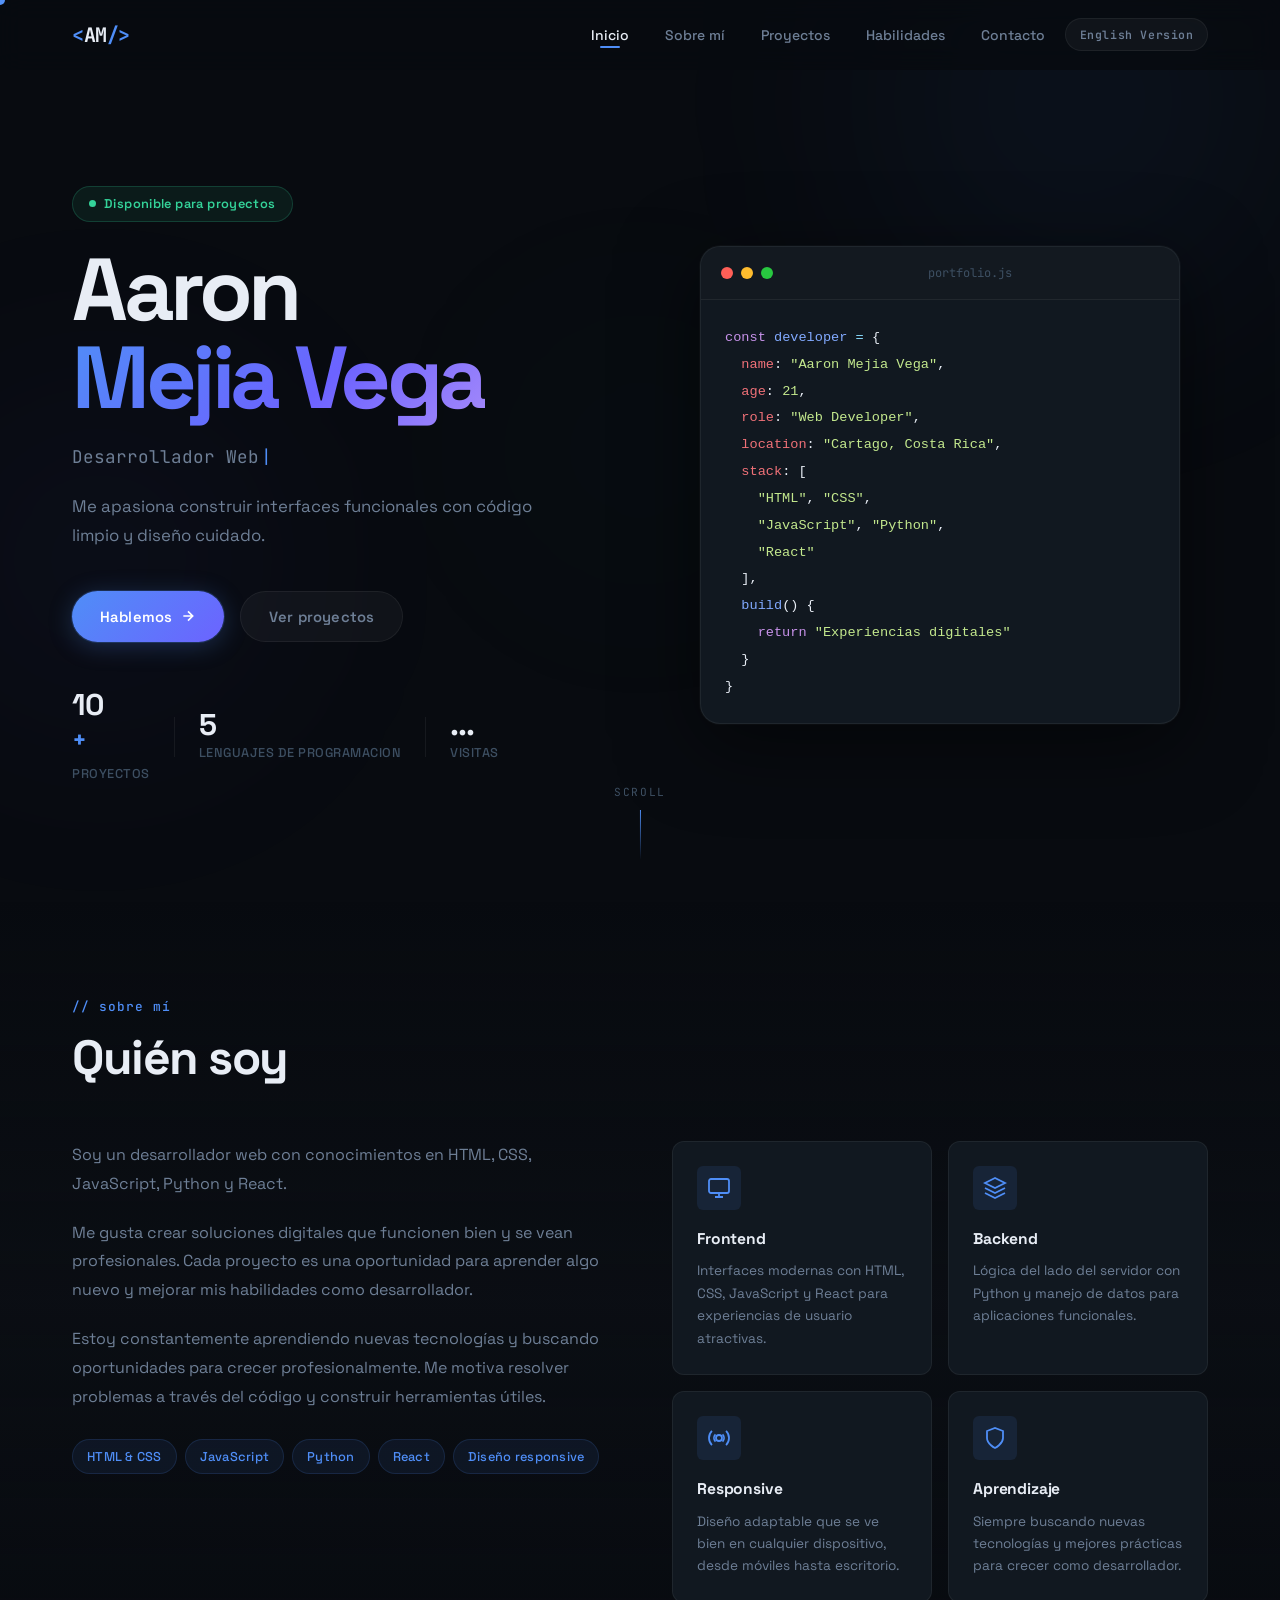
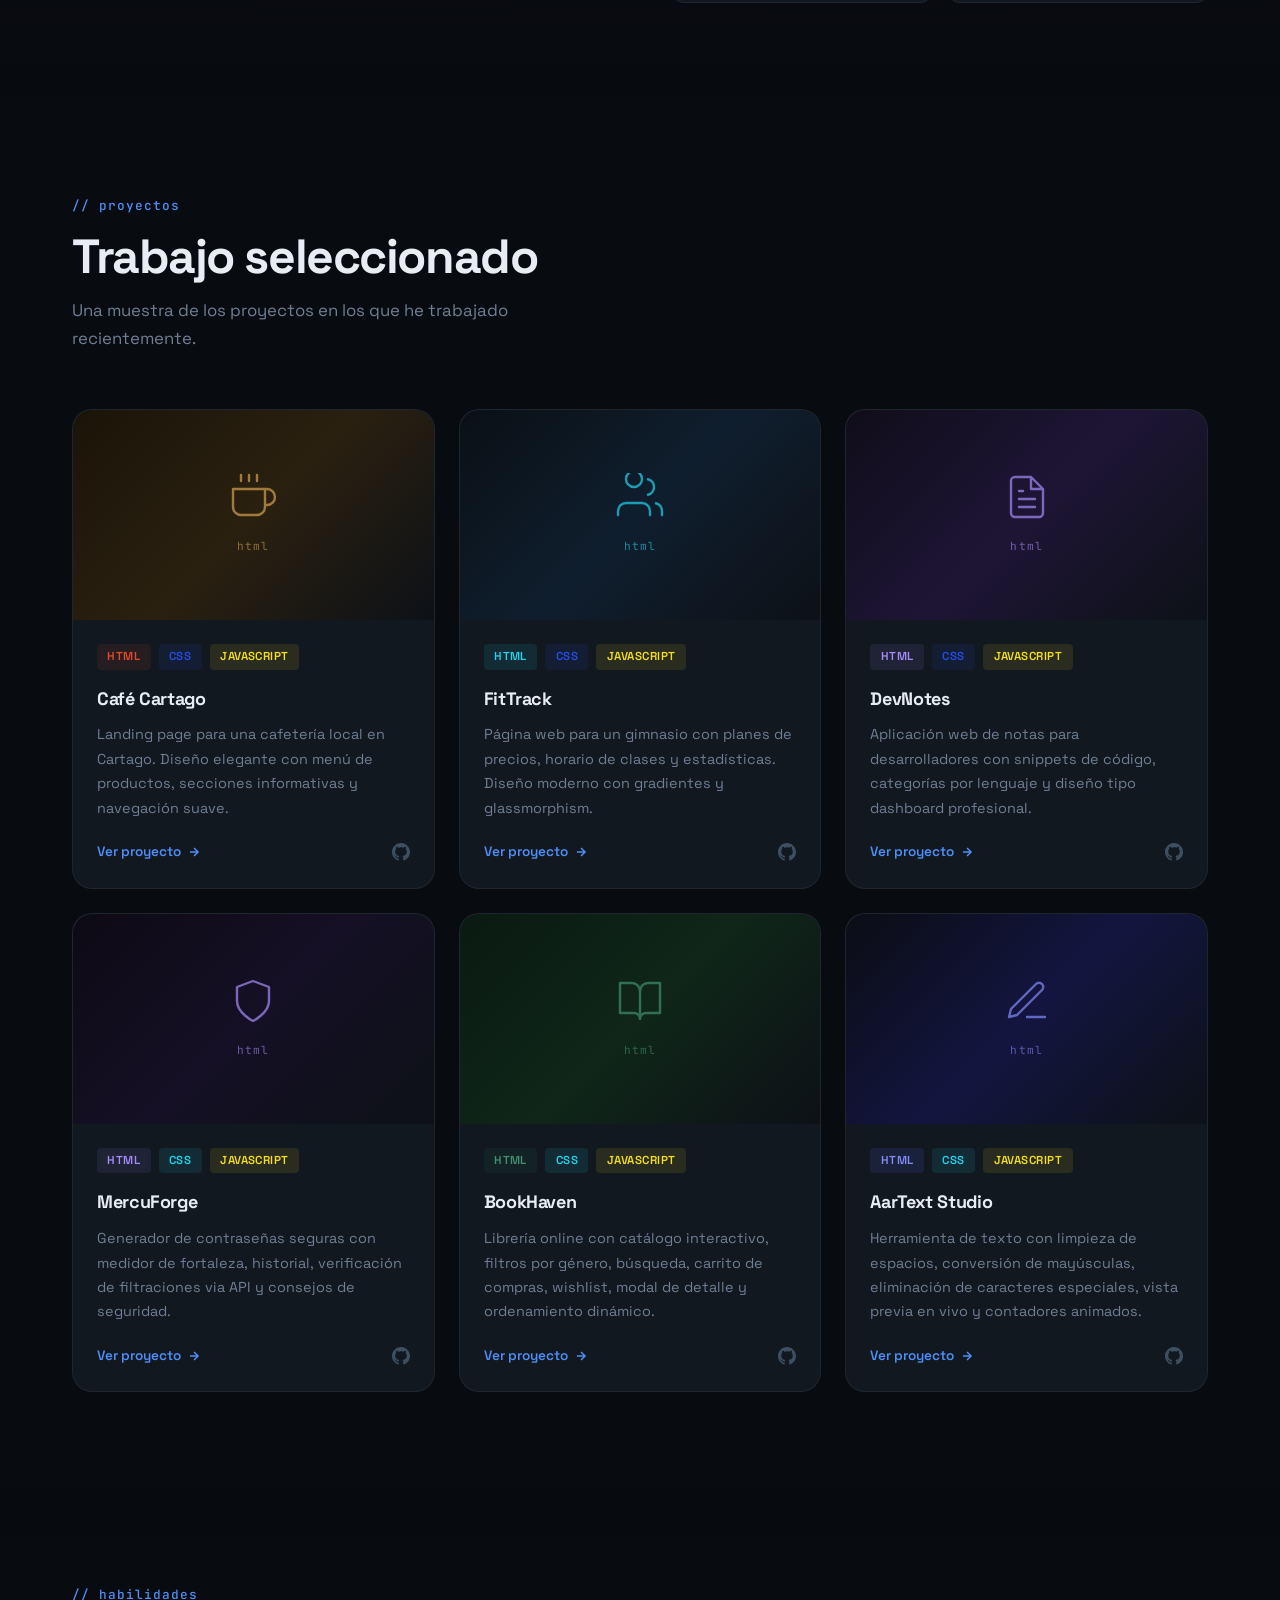
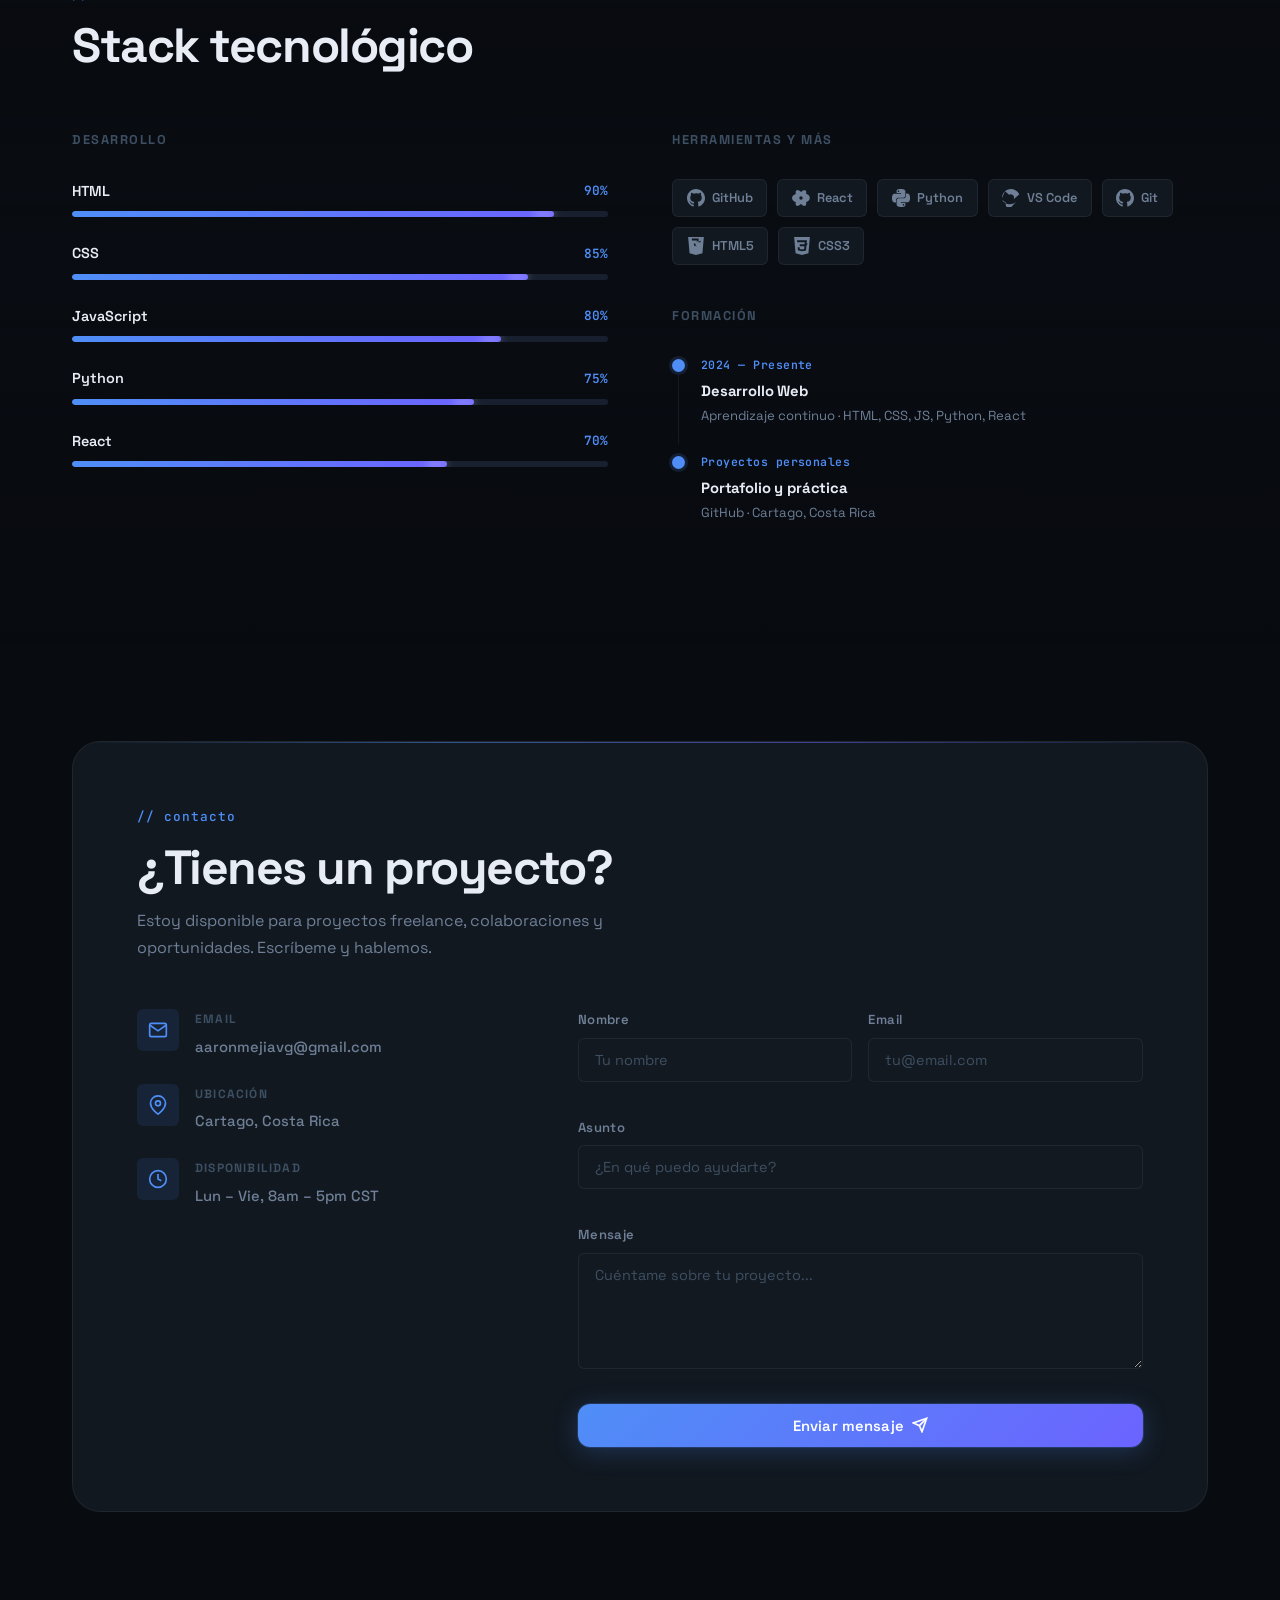
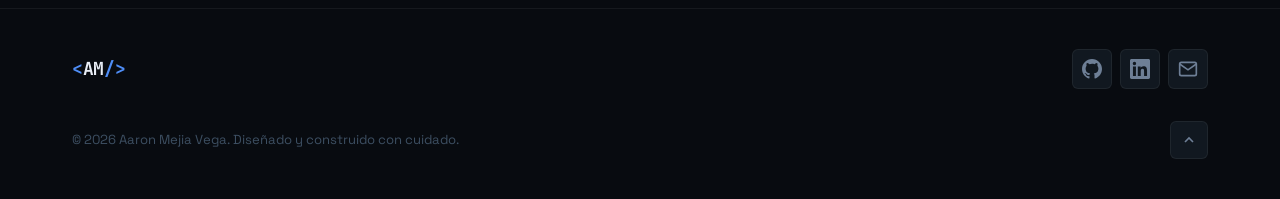
<file: index.html>
<!DOCTYPE html>
<html lang="es">
<head>
  <meta charset="UTF-8" />
  <meta name="viewport" content="width=device-width, initial-scale=1.0" />
  <meta name="description" content="Portafolio profesional de Aaron Mejia Vega — Desarrollador Web con experiencia en HTML, CSS, JavaScript, Python y React." />
  <meta property="og:title" content="Aaron Mejia Vega — Desarrollador Web" />
  <meta property="og:description" content="Portafolio profesional de Aaron Mejia Vega — Desarrollador Web." />
  <meta property="og:type" content="website" />
  <title>Aaron Mejia Vega — Desarrollador Web</title>

  <script data-goatcounter="https://portafolioofc.goatcounter.com/count"
          async src="//gc.zgo.at/count.js"></script>

  <link rel="icon" type="image/svg+xml" href="favicon.svg" />
  <link rel="preconnect" href="https://fonts.googleapis.com" />
  <link rel="preconnect" href="https://fonts.gstatic.com" crossorigin />
  <link href="https://fonts.googleapis.com/css2?family=Space+Grotesk:wght@300;400;500;600;700&family=JetBrains+Mono:wght@400;500;700&display=swap" rel="stylesheet" />
  <link rel="stylesheet" href="styles.css" />
</head>
<body>

  <div class="cursor" id="cursor"></div>
  <div class="cursor-trail" id="cursorTrail"></div>

  <div class="bg-orbs" aria-hidden="true">
    <div class="orb orb-1"></div>
    <div class="orb orb-2"></div>
    <div class="orb orb-3"></div>
  </div>

  <nav class="navbar" id="navbar">
    <div class="nav-container">
      <a href="#inicio" class="nav-logo">
        <span class="logo-bracket">&lt;</span>AM<span class="logo-bracket">/&gt;</span>
      </a>
      <button class="nav-toggle" id="navToggle" aria-label="Abrir menú">
        <span></span><span></span><span></span>
      </button>
      <ul class="nav-links" id="navLinks">
        <li><a href="#inicio" class="nav-link active" data-section="inicio">Inicio</a></li>
        <li><a href="#sobre-mi" class="nav-link" data-section="sobre-mi">Sobre mí</a></li>
        <li><a href="#proyectos" class="nav-link" data-section="proyectos">Proyectos</a></li>
        <li><a href="#habilidades" class="nav-link" data-section="habilidades">Habilidades</a></li>
        <li><a href="#contacto" class="nav-link" data-section="contacto">Contacto</a></li>
        <li><a href="en.html" class="nav-lang-link">English Version</a></li>
      </ul>
    </div>
  </nav>

  <section class="hero" id="inicio">
    <div class="hero-content">
      <div class="hero-badge reveal-up" style="--delay: 0.1s">
        <span class="badge-dot"></span>
        Disponible para proyectos
      </div>
      <h1 class="hero-title reveal-up" style="--delay: 0.2s">
        Aaron<br />
        <span class="gradient-text">Mejia Vega</span>
      </h1>
      <p class="hero-subtitle reveal-up" style="--delay: 0.35s">
        <span class="typed-text" id="typedText"></span>
        <span class="cursor-blink">|</span>
      </p>
      <p class="hero-description reveal-up" style="--delay: 0.5s">
        Me apasiona construir interfaces funcionales con código limpio y diseño cuidado.
      </p>
      <div class="hero-actions reveal-up" style="--delay: 0.65s">
        <a href="#contacto" class="btn btn-primary">
          <span>Hablemos</span>
          <svg width="16" height="16" viewBox="0 0 24 24" fill="none" stroke="currentColor" stroke-width="2.5"><path d="M5 12h14M12 5l7 7-7 7"/></svg>
        </a>
        <a href="#proyectos" class="btn btn-ghost">Ver proyectos</a>
      </div>
      <div class="hero-stats reveal-up" style="--delay: 0.8s">
        <div class="stat">
          <span class="stat-number" data-target="10">0</span><span class="stat-plus">+</span>
          <span class="stat-label">Proyectos</span>
        </div>
        <div class="stat-divider"></div>
        <div class="stat">
          <span class="stat-number" data-target="5">0</span>
          <span class="stat-label">Lenguajes de programacion</span>
        </div>
        <div class="stat-divider"></div>
        <div class="stat">
          <span class="stat-number" id="visit-counter">0</span>
          <span class="stat-label">Visitas</span>
        </div>
      </div>
    </div>
    <div class="hero-visual reveal-right" style="--delay: 0.3s">
      <div class="code-window">
        <div class="window-bar">
          <span class="window-dot red"></span>
          <span class="window-dot yellow"></span>
          <span class="window-dot green"></span>
          <span class="window-title">portfolio.js</span>
        </div>
        <div class="window-body">
          <pre class="code-block"><code><span class="code-kw">const</span> <span class="code-var">developer</span> <span class="code-op">=</span> {
  <span class="code-key">name</span>: <span class="code-str">"Aaron Mejia Vega"</span>,
  <span class="code-key">age</span>: <span class="code-str">21</span>,
  <span class="code-key">role</span>: <span class="code-str">"Web Developer"</span>,
  <span class="code-key">location</span>: <span class="code-str">"Cartago, Costa Rica"</span>,
  <span class="code-key">stack</span>: [
    <span class="code-str">"HTML"</span>, <span class="code-str">"CSS"</span>,
    <span class="code-str">"JavaScript"</span>, <span class="code-str">"Python"</span>,
    <span class="code-str">"React"</span>
  ],
  <span class="code-fn">build</span>() {
    <span class="code-kw">return</span> <span class="code-str">"Experiencias digitales"</span>
  }
}</code></pre>
        </div>
      </div>
    </div>
    <div class="hero-scroll-indicator" aria-hidden="true">
      <span>Scroll</span>
      <div class="scroll-line"></div>
    </div>
  </section>

  <section class="about section" id="sobre-mi">
    <div class="container">
      <div class="section-header reveal-up">
        <span class="section-tag">// sobre mí</span>
        <h2 class="section-title">Quién soy</h2>
      </div>
      <div class="about-grid">
        <div class="about-text reveal-left">
          <p>
            Soy un desarrollador web con conocimientos en HTML, CSS, JavaScript, Python y React.
          </p>
          <p>
            Me gusta crear soluciones digitales que funcionen bien y se vean profesionales. Cada proyecto es una oportunidad para aprender algo nuevo y mejorar mis habilidades como desarrollador.
          </p>
          <p>
            Estoy constantemente aprendiendo nuevas tecnologías y buscando oportunidades para crecer profesionalmente. Me motiva resolver problemas a través del código y construir herramientas útiles.
          </p>
          <div class="about-tags">
            <span class="tag">HTML & CSS</span>
            <span class="tag">JavaScript</span>
            <span class="tag">Python</span>
            <span class="tag">React</span>
            <span class="tag">Diseño responsive</span>
          </div>
        </div>
        <div class="about-cards reveal-right">
          <div class="about-card">
            <div class="about-card-icon">
              <svg width="24" height="24" viewBox="0 0 24 24" fill="none" stroke="currentColor" stroke-width="1.8"><rect x="2" y="3" width="20" height="14" rx="2"/><path d="M8 21h8M12 17v4"/></svg>
            </div>
            <h3>Frontend</h3>
            <p>Interfaces modernas con HTML, CSS, JavaScript y React para experiencias de usuario atractivas.</p>
          </div>
          <div class="about-card">
            <div class="about-card-icon">
              <svg width="24" height="24" viewBox="0 0 24 24" fill="none" stroke="currentColor" stroke-width="1.8"><path d="M12 2L2 7l10 5 10-5-10-5z"/><path d="M2 17l10 5 10-5"/><path d="M2 12l10 5 10-5"/></svg>
            </div>
            <h3>Backend</h3>
            <p>Lógica del lado del servidor con Python y manejo de datos para aplicaciones funcionales.</p>
          </div>
          <div class="about-card">
            <div class="about-card-icon">
              <svg width="24" height="24" viewBox="0 0 24 24" fill="none" stroke="currentColor" stroke-width="1.8"><circle cx="12" cy="12" r="3"/><path d="M19.07 4.93a10 10 0 0 1 0 14.14M4.93 4.93a10 10 0 0 0 0 14.14M15.54 8.46a5 5 0 0 1 0 7.07M8.46 8.46a5 5 0 0 0 0 7.07"/></svg>
            </div>
            <h3>Responsive</h3>
            <p>Diseño adaptable que se ve bien en cualquier dispositivo, desde móviles hasta escritorio.</p>
          </div>
          <div class="about-card">
            <div class="about-card-icon">
              <svg width="24" height="24" viewBox="0 0 24 24" fill="none" stroke="currentColor" stroke-width="1.8"><path d="M12 22s8-4 8-10V5l-8-3-8 3v7c0 6 8 10 8 10z"/></svg>
            </div>
            <h3>Aprendizaje</h3>
            <p>Siempre buscando nuevas tecnologías y mejores prácticas para crecer como desarrollador.</p>
          </div>
        </div>
      </div>
    </div>
  </section>

  <section class="projects section" id="proyectos">
    <div class="container">
      <div class="section-header reveal-up">
        <span class="section-tag">// proyectos</span>
        <h2 class="section-title">Trabajo seleccionado</h2>
        <p class="section-desc">Una muestra de los proyectos en los que he trabajado recientemente.</p>
      </div>
      <div class="projects-grid" id="projectsGrid"></div>
    </div>
  </section>

  <section class="skills section" id="habilidades">
    <div class="container">
      <div class="section-header reveal-up">
        <span class="section-tag">// habilidades</span>
        <h2 class="section-title">Stack tecnológico</h2>
      </div>
      <div class="skills-layout">
        <div class="skills-bars reveal-left">
          <h3 class="skills-group-title">Desarrollo</h3>
          <div class="skill-item">
            <div class="skill-info">
              <span class="skill-name">HTML</span>
              <span class="skill-pct">90%</span>
            </div>
            <div class="skill-bar"><div class="skill-fill" data-width="90"></div></div>
          </div>
          <div class="skill-item">
            <div class="skill-info">
              <span class="skill-name">CSS</span>
              <span class="skill-pct">85%</span>
            </div>
            <div class="skill-bar"><div class="skill-fill" data-width="85"></div></div>
          </div>
          <div class="skill-item">
            <div class="skill-info">
              <span class="skill-name">JavaScript</span>
              <span class="skill-pct">80%</span>
            </div>
            <div class="skill-bar"><div class="skill-fill" data-width="80"></div></div>
          </div>
          <div class="skill-item">
            <div class="skill-info">
              <span class="skill-name">Python</span>
              <span class="skill-pct">75%</span>
            </div>
            <div class="skill-bar"><div class="skill-fill" data-width="75"></div></div>
          </div>
          <div class="skill-item">
            <div class="skill-info">
              <span class="skill-name">React</span>
              <span class="skill-pct">70%</span>
            </div>
            <div class="skill-bar"><div class="skill-fill" data-width="70"></div></div>
          </div>
        </div>
        <div class="skills-icons reveal-right">
          <h3 class="skills-group-title">Herramientas y más</h3>
          <div class="tools-grid">
            <div class="tool-chip">
              <svg width="18" height="18" viewBox="0 0 24 24" fill="currentColor"><path d="M11.998 0C5.373 0 0 5.373 0 12c0 5.303 3.438 9.8 8.207 11.387.6.113.793-.261.793-.577v-2.234c-3.338.726-4.033-1.416-4.033-1.416-.546-1.387-1.333-1.756-1.333-1.756-1.089-.745.083-.729.083-.729 1.205.084 1.839 1.237 1.839 1.237 1.07 1.834 2.807 1.304 3.492.997.107-.775.418-1.305.762-1.604-2.665-.305-5.467-1.334-5.467-5.931 0-1.311.469-2.381 1.236-3.221-.124-.303-.535-1.524.117-3.176 0 0 1.008-.322 3.301 1.23A11.509 11.509 0 0 1 12 5.803c1.02.005 2.047.138 3.006.404 2.291-1.552 3.297-1.23 3.297-1.23.653 1.653.242 2.874.118 3.176.77.84 1.235 1.911 1.235 3.221 0 4.609-2.807 5.624-5.479 5.921.43.372.823 1.102.823 2.222v3.293c0 .319.192.694.801.576C20.566 21.797 24 17.3 24 12c0-6.627-5.373-12-12.002-12z"/></svg>
              GitHub
            </div>
            <div class="tool-chip">
              <svg width="18" height="18" viewBox="0 0 24 24" fill="currentColor"><path d="M14.23 12.004a2.236 2.236 0 0 1-2.235 2.236 2.236 2.236 0 0 1-2.236-2.236 2.236 2.236 0 0 1 2.235-2.236 2.236 2.236 0 0 1 2.236 2.236zm2.648-10.69c-1.346 0-3.107.96-4.888 2.622-1.78-1.653-3.541-2.602-4.887-2.602-.31 0-.6.063-.863.186-1.218.563-1.64 2.382-1.22 4.994C2.195 7.398 0 9.568 0 12.004c0 2.436 2.195 4.606 4.92 5.49-.42 2.613 0 4.43 1.22 4.995.263.123.553.186.863.186 1.346 0 3.107-.96 4.888-2.622 1.78 1.653 3.541 2.602 4.887 2.602.31 0 .6-.063.863-.186 1.218-.564 1.64-2.382 1.22-4.995 2.725-.884 4.92-3.054 4.92-5.49 0-2.436-2.195-4.606-4.92-5.49.42-2.612 0-4.43-1.22-4.994a1.906 1.906 0 0 0-.863-.186z"/></svg>
              React
            </div>
            <div class="tool-chip">
              <svg width="18" height="18" viewBox="0 0 24 24" fill="currentColor"><path d="M14.25.18l.9.2.73.26.59.3.45.32.34.34.25.34.16.33.1.3.04.26.02.2-.01.13V8.5l-.05.63-.13.55-.21.46-.26.38-.3.31-.33.25-.35.19-.35.14-.33.1-.3.07-.26.04-.21.02H8.77l-.69.05-.59.14-.5.22-.41.27-.33.32-.27.35-.2.36-.15.37-.1.35-.07.32-.04.27-.02.21v3.06H3.17l-.21-.03-.28-.07-.32-.12-.35-.18-.36-.26-.36-.36-.35-.46-.32-.59-.28-.73-.21-.88-.14-1.05-.05-1.23.06-1.22.16-1.04.24-.87.32-.71.36-.57.4-.44.42-.33.42-.24.4-.16.36-.1.32-.05.24-.01h.16l.06.01h8.16v-.83H6.18l-.01-2.75-.02-.37.05-.34.11-.31.17-.28.25-.26.31-.23.38-.2.44-.18.51-.15.58-.12.64-.1.71-.06.77-.04.84-.02 1.27.05zm-6.3 1.98l-.23.33-.08.41.08.41.23.34.33.22.41.09.41-.09.33-.22.23-.34.08-.41-.08-.41-.23-.33-.33-.22-.41-.09-.41.09zm13.09 3.95l.28.06.32.12.35.18.36.27.36.35.35.47.32.59.28.73.21.88.14 1.04.05 1.23-.06 1.23-.16 1.04-.24.86-.32.71-.36.57-.4.45-.42.33-.42.24-.4.16-.36.09-.32.05-.24.02-.16-.01h-8.22v.82h5.84l.01 2.76.02.36-.05.34-.11.31-.17.29-.25.25-.31.24-.38.2-.44.17-.51.15-.58.13-.64.09-.71.07-.77.04-.84.01-1.27-.04-1.07-.14-.9-.2-.73-.25-.59-.3-.45-.33-.34-.34-.25-.34-.16-.33-.1-.3-.04-.25-.02-.2.01-.13v-5.34l.05-.64.13-.54.21-.46.26-.38.3-.32.33-.24.35-.2.35-.14.33-.1.3-.06.26-.04.21-.02.13-.01h5.84l.69-.05.59-.14.5-.21.41-.28.33-.32.27-.35.2-.36.15-.36.1-.35.07-.32.04-.28.02-.21V6.07h2.09l.14.01zm-6.47 14.25l-.23.33-.08.41.08.41.23.33.33.23.41.08.41-.08.33-.23.23-.33.08-.41-.08-.41-.23-.33-.33-.23-.41-.08-.41.08z"/></svg>
              Python
            </div>
            <div class="tool-chip">
              <svg width="18" height="18" viewBox="0 0 24 24" fill="currentColor"><path d="M0 12C0 5.373 5.373 0 12 0c4.873 0 9.067 2.904 11.08 7.077l-7.58 6.548a4.5 4.5 0 0 0-5.986-6.084l-5.514-4.54zm.02 2.186l5.509 4.537a4.5 4.5 0 0 0 5.986 6.092L19.075 16.86A12 12 0 0 1 0 14.186z"/></svg>
              VS Code
            </div>
            <div class="tool-chip">
              <svg width="18" height="18" viewBox="0 0 24 24" fill="currentColor"><path d="M12 0C5.374 0 0 5.373 0 12c0 5.302 3.438 9.8 8.207 11.387.599.111.793-.261.793-.577v-2.234c-3.338.726-4.033-1.416-4.033-1.416-.546-1.387-1.333-1.756-1.333-1.756-1.089-.745.083-.729.083-.729 1.205.084 1.839 1.237 1.839 1.237 1.07 1.834 2.807 1.304 3.492.997.107-.775.418-1.305.762-1.604-2.665-.305-5.467-1.334-5.467-5.931 0-1.311.469-2.381 1.236-3.221-.124-.303-.535-1.524.117-3.176 0 0 1.008-.322 3.301 1.23A11.509 11.509 0 0 1 12 5.803c1.02.005 2.047.138 3.006.404 2.291-1.552 3.297-1.23 3.297-1.23.653 1.653.242 2.874.118 3.176.77.84 1.235 1.911 1.235 3.221 0 4.609-2.807 5.624-5.479 5.921.43.372.823 1.102.823 2.222v3.293c0 .319.192.694.801.576C20.566 21.797 24 17.3 24 12c0-6.627-5.373-12-12-12z"/></svg>
              Git
            </div>
            <div class="tool-chip">
              <svg width="18" height="18" viewBox="0 0 24 24" fill="currentColor"><path d="M1.5 0h21l-1.91 21.563L11.977 24l-8.564-2.438L1.5 0zm7.031 9.75l-.232-2.718 10.059.003.07-.757.519-5.773-.076-.054H6.312l.373 4.05h6.65l-.272 2.97H9.091l.365 4.326 2.562.694.026-.008 2.643-.731.271-3.287h-4.032l-.126-1.485 4.312.001.462-5.03H5.186l-.19-2.216H18.932l-.082.91-.454 5.106H12.79l.213 2.41 2.985.825 2.943-.825.349-3.89h1.894l-.648 7.343-4.538 1.272-4.526-1.272-.278-3.1H9.091z"/></svg>
              HTML5
            </div>
            <div class="tool-chip">
              <svg width="18" height="18" viewBox="0 0 24 24" fill="currentColor"><path d="M1.5 0h21l-1.91 21.563L11.977 24l-8.565-2.438L1.5 0zm17.09 4.413L5.41 4.41l.213 2.622 10.125.002-.255 2.716h-6.64l.24 2.573h6.182l-.366 3.523-2.91.804-2.956-.81-.188-2.11h-2.61l.29 3.855L12 19.002l5.355-1.12.564-6.468 1.055-1.196.2-2.268-1.054 1.093z"/></svg>
              CSS3
            </div>
          </div>
          <div class="experience-timeline">
            <h3 class="skills-group-title" style="margin-top: 2rem;">Formación</h3>
            <div class="timeline-item">
              <div class="timeline-dot"></div>
              <div class="timeline-content">
                <span class="timeline-date">2024 — Presente</span>
                <h4>Desarrollo Web</h4>
                <p>Aprendizaje continuo · HTML, CSS, JS, Python, React</p>
              </div>
            </div>
            <div class="timeline-item">
              <div class="timeline-dot"></div>
              <div class="timeline-content">
                <span class="timeline-date">Proyectos personales</span>
                <h4>Portafolio y práctica</h4>
                <p>GitHub · Cartago, Costa Rica</p>
              </div>
            </div>
          </div>
        </div>
      </div>
    </div>
  </section>

  <section class="contact section" id="contacto">
    <div class="container">
      <div class="contact-wrapper reveal-up">
        <div class="contact-header">
          <span class="section-tag">// contacto</span>
          <h2 class="section-title">¿Tienes un proyecto?</h2>
          <p class="contact-desc">Estoy disponible para proyectos freelance, colaboraciones y oportunidades. Escríbeme y hablemos.</p>
        </div>
        <div class="contact-grid">
          <div class="contact-info">
            <div class="contact-item">
              <div class="contact-icon">
                <svg width="20" height="20" viewBox="0 0 24 24" fill="none" stroke="currentColor" stroke-width="2"><path d="M4 4h16c1.1 0 2 .9 2 2v12c0 1.1-.9 2-2 2H4c-1.1 0-2-.9-2-2V6c0-1.1.9-2 2-2z"/><polyline points="22,6 12,13 2,6"/></svg>
              </div>
              <div>
                <span class="contact-label">Email</span>
                <a href="mailto:aaronmejiavg@gmail.com" class="contact-value">aaronmejiavg@gmail.com</a>
              </div>
            </div>
            <div class="contact-item">
              <div class="contact-icon">
                <svg width="20" height="20" viewBox="0 0 24 24" fill="none" stroke="currentColor" stroke-width="2"><path d="M21 10c0 7-9 13-9 13s-9-6-9-13a9 9 0 0 1 18 0z"/><circle cx="12" cy="10" r="3"/></svg>
              </div>
              <div>
                <span class="contact-label">Ubicación</span>
                <span class="contact-value">Cartago, Costa Rica</span>
              </div>
            </div>
            <div class="contact-item">
              <div class="contact-icon">
                <svg width="20" height="20" viewBox="0 0 24 24" fill="none" stroke="currentColor" stroke-width="2"><circle cx="12" cy="12" r="10"/><polyline points="12 6 12 12 16 14"/></svg>
              </div>
              <div>
                <span class="contact-label">Disponibilidad</span>
                <span class="contact-value">Lun – Vie, 8am – 5pm CST</span>
              </div>
            </div>
          </div>
          <form class="contact-form" id="contactForm" novalidate>
            <div class="form-row">
              <div class="form-group">
                <label for="name">Nombre</label>
                <input type="text" id="name" name="name" placeholder="Tu nombre" required />
                <span class="field-error" id="nameError"></span>
              </div>
              <div class="form-group">
                <label for="email">Email</label>
                <input type="email" id="email" name="email" placeholder="tu@email.com" required />
                <span class="field-error" id="emailError"></span>
              </div>
            </div>
            <div class="form-group">
              <label for="subject">Asunto</label>
              <input type="text" id="subject" name="subject" placeholder="¿En qué puedo ayudarte?" required />
              <span class="field-error" id="subjectError"></span>
            </div>
            <div class="form-group">
              <label for="message">Mensaje</label>
              <textarea id="message" name="message" rows="5" placeholder="Cuéntame sobre tu proyecto..." required></textarea>
              <span class="field-error" id="messageError"></span>
            </div>
            <button type="submit" class="btn btn-primary btn-full" id="submitBtn">
              <span>Enviar mensaje</span>
              <svg width="16" height="16" viewBox="0 0 24 24" fill="none" stroke="currentColor" stroke-width="2.5"><line x1="22" y1="2" x2="11" y2="13"/><polygon points="22 2 15 22 11 13 2 9 22 2"/></svg>
            </button>
            <div class="form-success" id="formSuccess">
              <svg width="20" height="20" viewBox="0 0 24 24" fill="none" stroke="currentColor" stroke-width="2.5"><polyline points="20 6 9 17 4 12"/></svg>
              Mensaje enviado — te respondo pronto.
            </div>
          </form>
        </div>
      </div>
    </div>
  </section>

  <footer class="footer">
    <div class="container">
      <div class="footer-top">
        <a href="#inicio" class="nav-logo footer-logo">
          <span class="logo-bracket">&lt;</span>AM<span class="logo-bracket">/&gt;</span>
        </a>
        <div class="footer-socials">
          <a href="https://github.com/MercuGmes" target="_blank" rel="noopener noreferrer" class="social-link" aria-label="GitHub">
            <svg width="20" height="20" viewBox="0 0 24 24" fill="currentColor"><path d="M11.998 0C5.373 0 0 5.373 0 12c0 5.303 3.438 9.8 8.207 11.387.6.113.793-.261.793-.577v-2.234c-3.338.726-4.033-1.416-4.033-1.416-.546-1.387-1.333-1.756-1.333-1.756-1.089-.745.083-.729.083-.729 1.205.084 1.839 1.237 1.839 1.237 1.07 1.834 2.807 1.304 3.492.997.107-.775.418-1.305.762-1.604-2.665-.305-5.467-1.334-5.467-5.931 0-1.311.469-2.381 1.236-3.221-.124-.303-.535-1.524.117-3.176 0 0 1.008-.322 3.301 1.23A11.509 11.509 0 0 1 12 5.803c1.02.005 2.047.138 3.006.404 2.291-1.552 3.297-1.23 3.297-1.23.653 1.653.242 2.874.118 3.176.77.84 1.235 1.911 1.235 3.221 0 4.609-2.807 5.624-5.479 5.921.43.372.823 1.102.823 2.222v3.293c0 .319.192.694.801.576C20.566 21.797 24 17.3 24 12c0-6.627-5.373-12-12.002-12z"/></svg>
          </a>
          <a href="https://www.linkedin.com/in/aaron-mejia-vega/" target="_blank" rel="noopener noreferrer" class="social-link" aria-label="LinkedIn">
            <svg width="20" height="20" viewBox="0 0 24 24" fill="currentColor"><path d="M20.447 20.452h-3.554v-5.569c0-1.328-.027-3.037-1.852-3.037-1.853 0-2.136 1.445-2.136 2.939v5.667H9.351V9h3.414v1.561h.046c.477-.9 1.637-1.85 3.37-1.85 3.601 0 4.267 2.37 4.267 5.455v6.286zM5.337 7.433a2.062 2.062 0 0 1-2.063-2.065 2.064 2.064 0 1 1 2.063 2.065zm1.782 13.019H3.555V9h3.564v11.452zM22.225 0H1.771C.792 0 0 .774 0 1.729v20.542C0 23.227.792 24 1.771 24h20.451C23.2 24 24 23.227 24 22.271V1.729C24 .774 23.2 0 22.222 0h.003z"/></svg>
          </a>
          <a href="mailto:aaronmejiavg@gmail.com" class="social-link" aria-label="Email">
            <svg width="20" height="20" viewBox="0 0 24 24" fill="none" stroke="currentColor" stroke-width="2"><path d="M4 4h16c1.1 0 2 .9 2 2v12c0 1.1-.9 2-2 2H4c-1.1 0-2-.9-2-2V6c0-1.1.9-2 2-2z"/><polyline points="22,6 12,13 2,6"/></svg>
          </a>
        </div>
      </div>
      <div class="footer-bottom">
        <p class="footer-copy">© 2026 Aaron Mejia Vega. Diseñado y construido con cuidado.</p>
        <a href="#inicio" class="back-to-top" id="backToTop" aria-label="Volver al inicio">
          <svg width="16" height="16" viewBox="0 0 24 24" fill="none" stroke="currentColor" stroke-width="2.5"><path d="M18 15l-6-6-6 6"/></svg>
        </a>
      </div>
    </div>
  </footer>

  <script src="script.js"></script>
  <script src="visit-counter.js"></script>
</body>
</html>
</file>
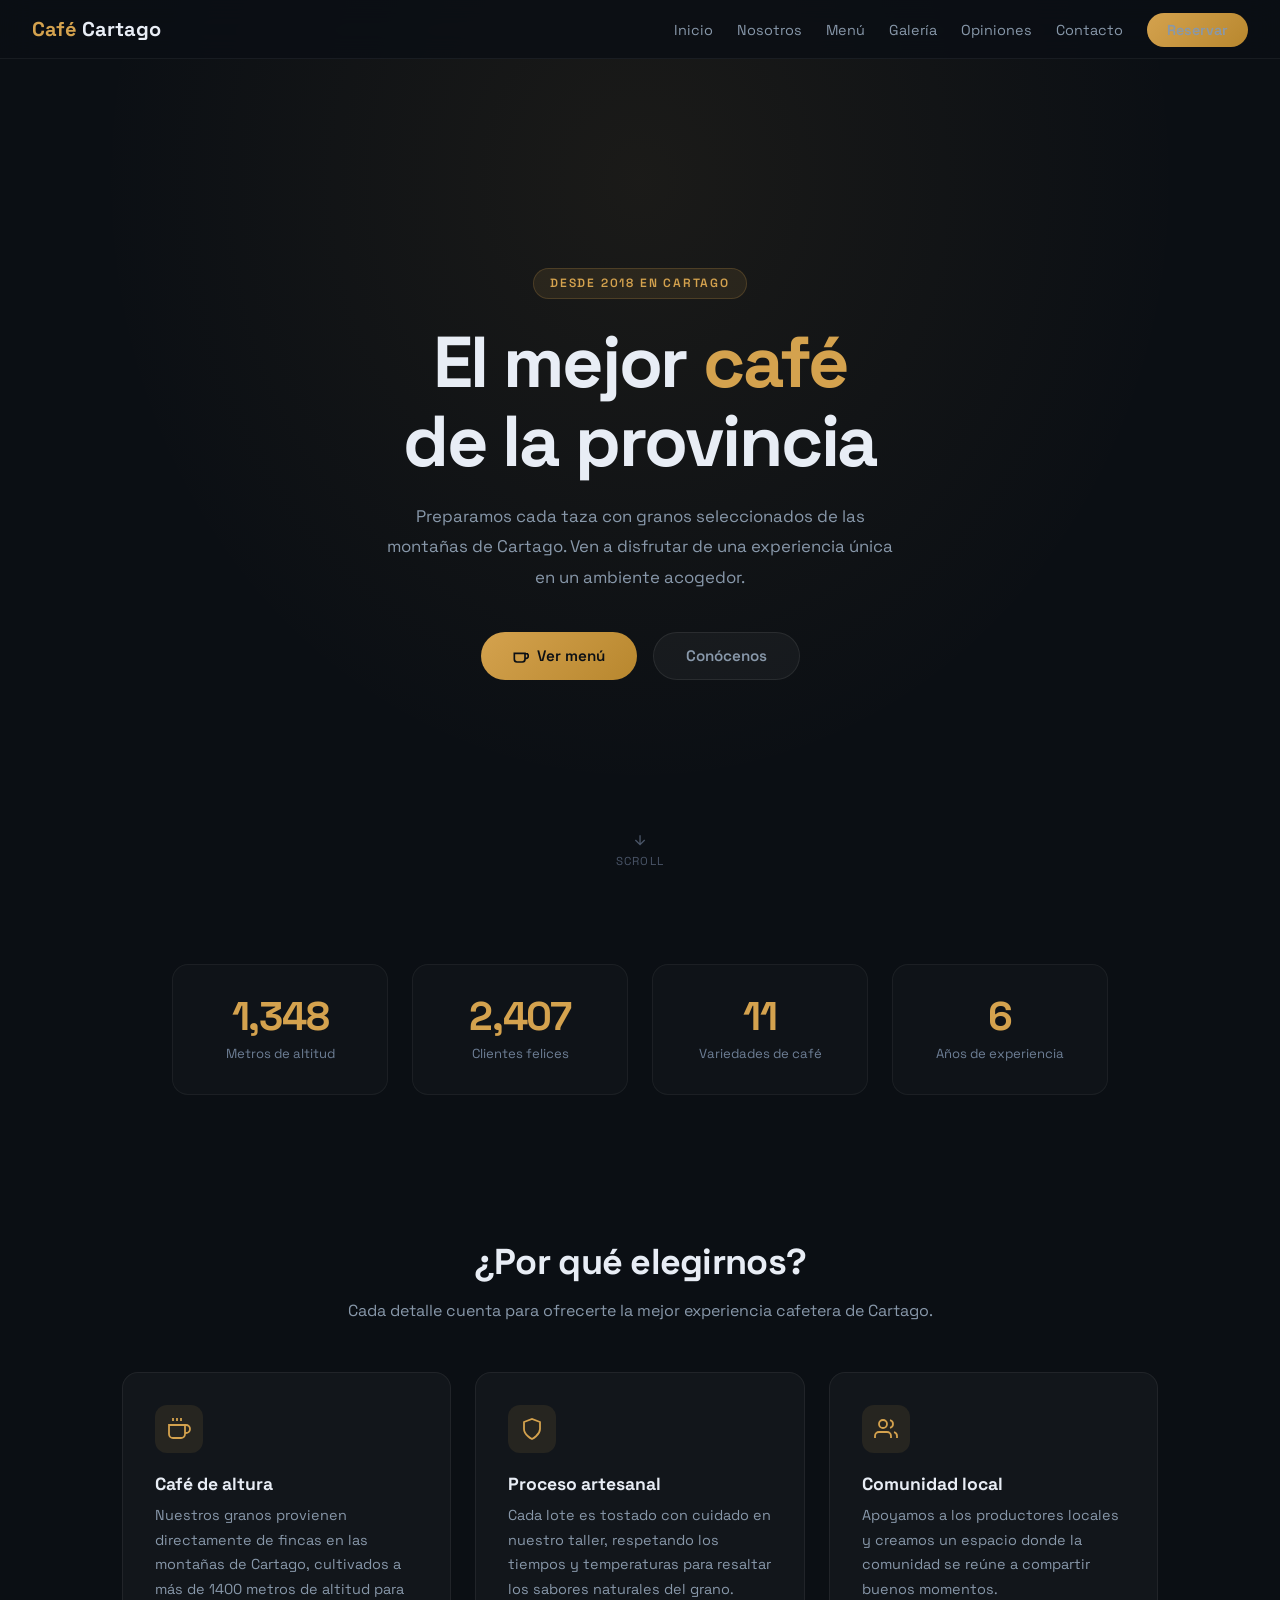
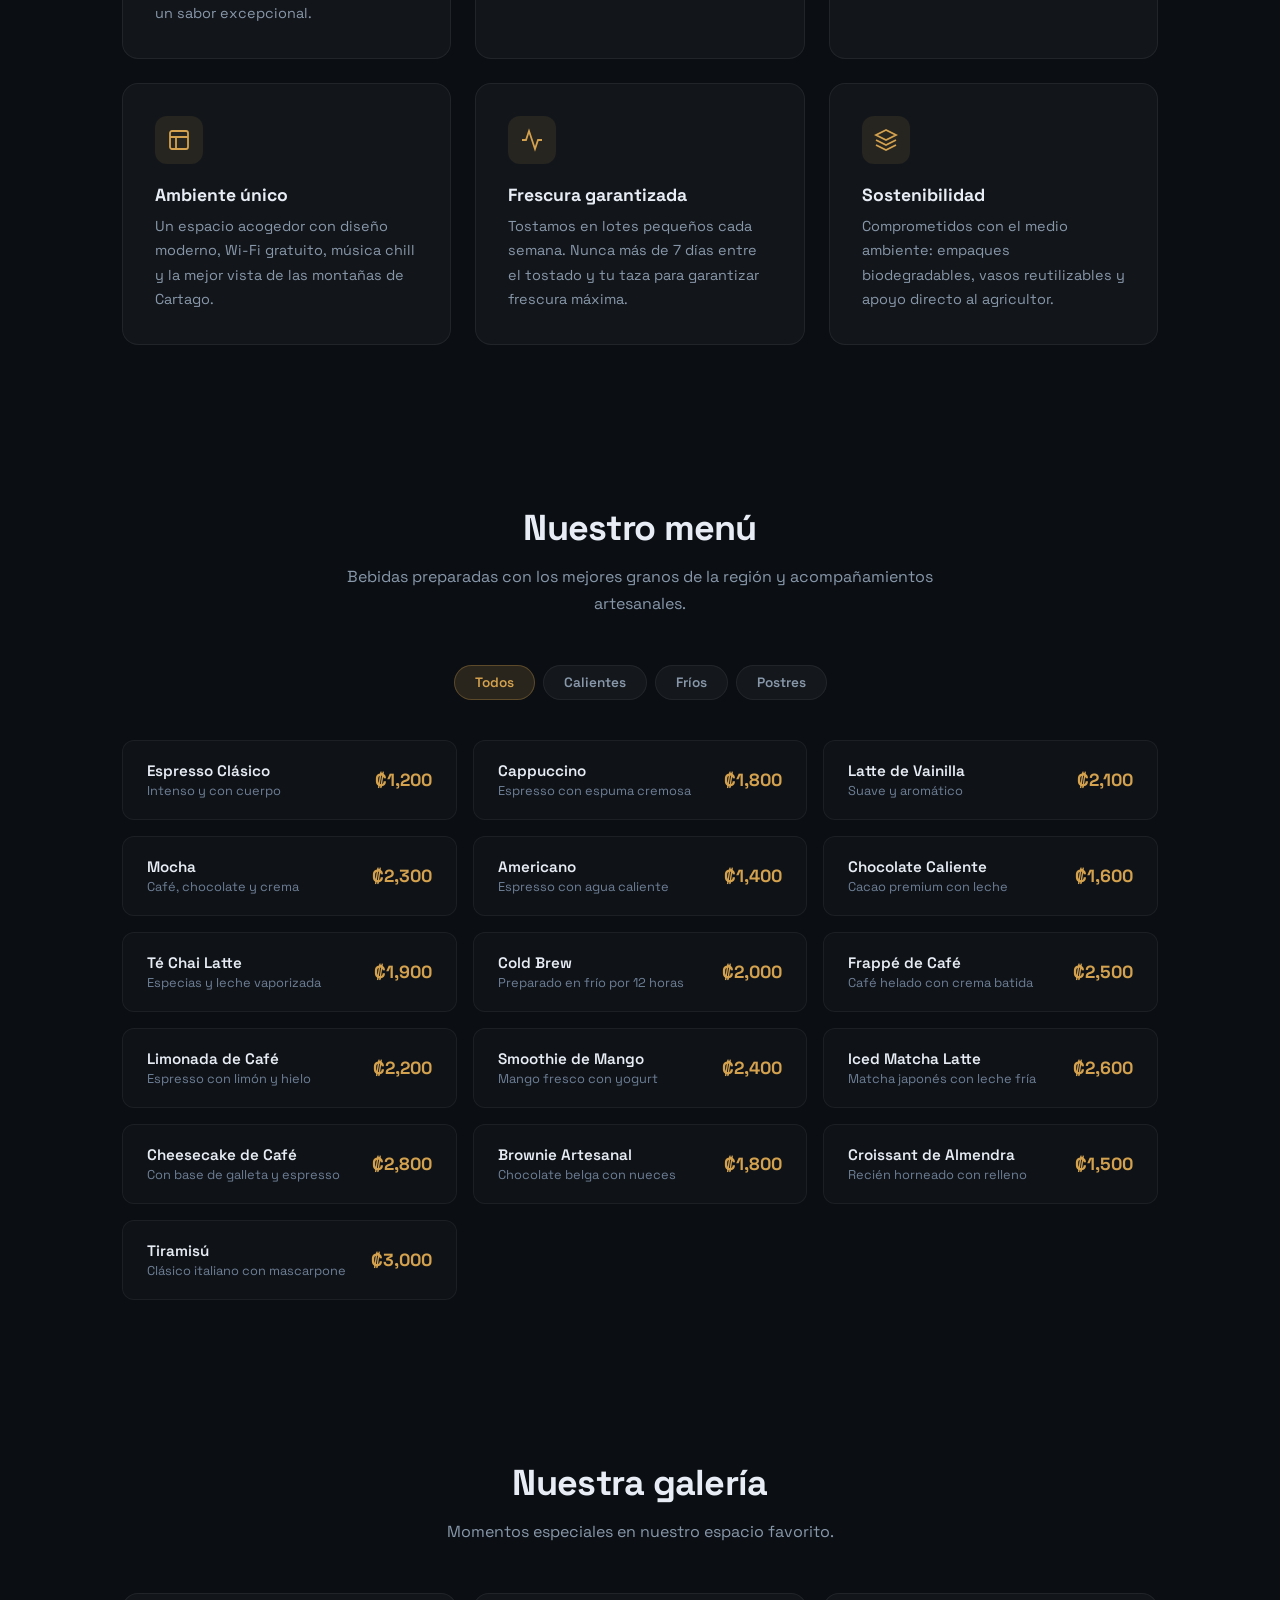
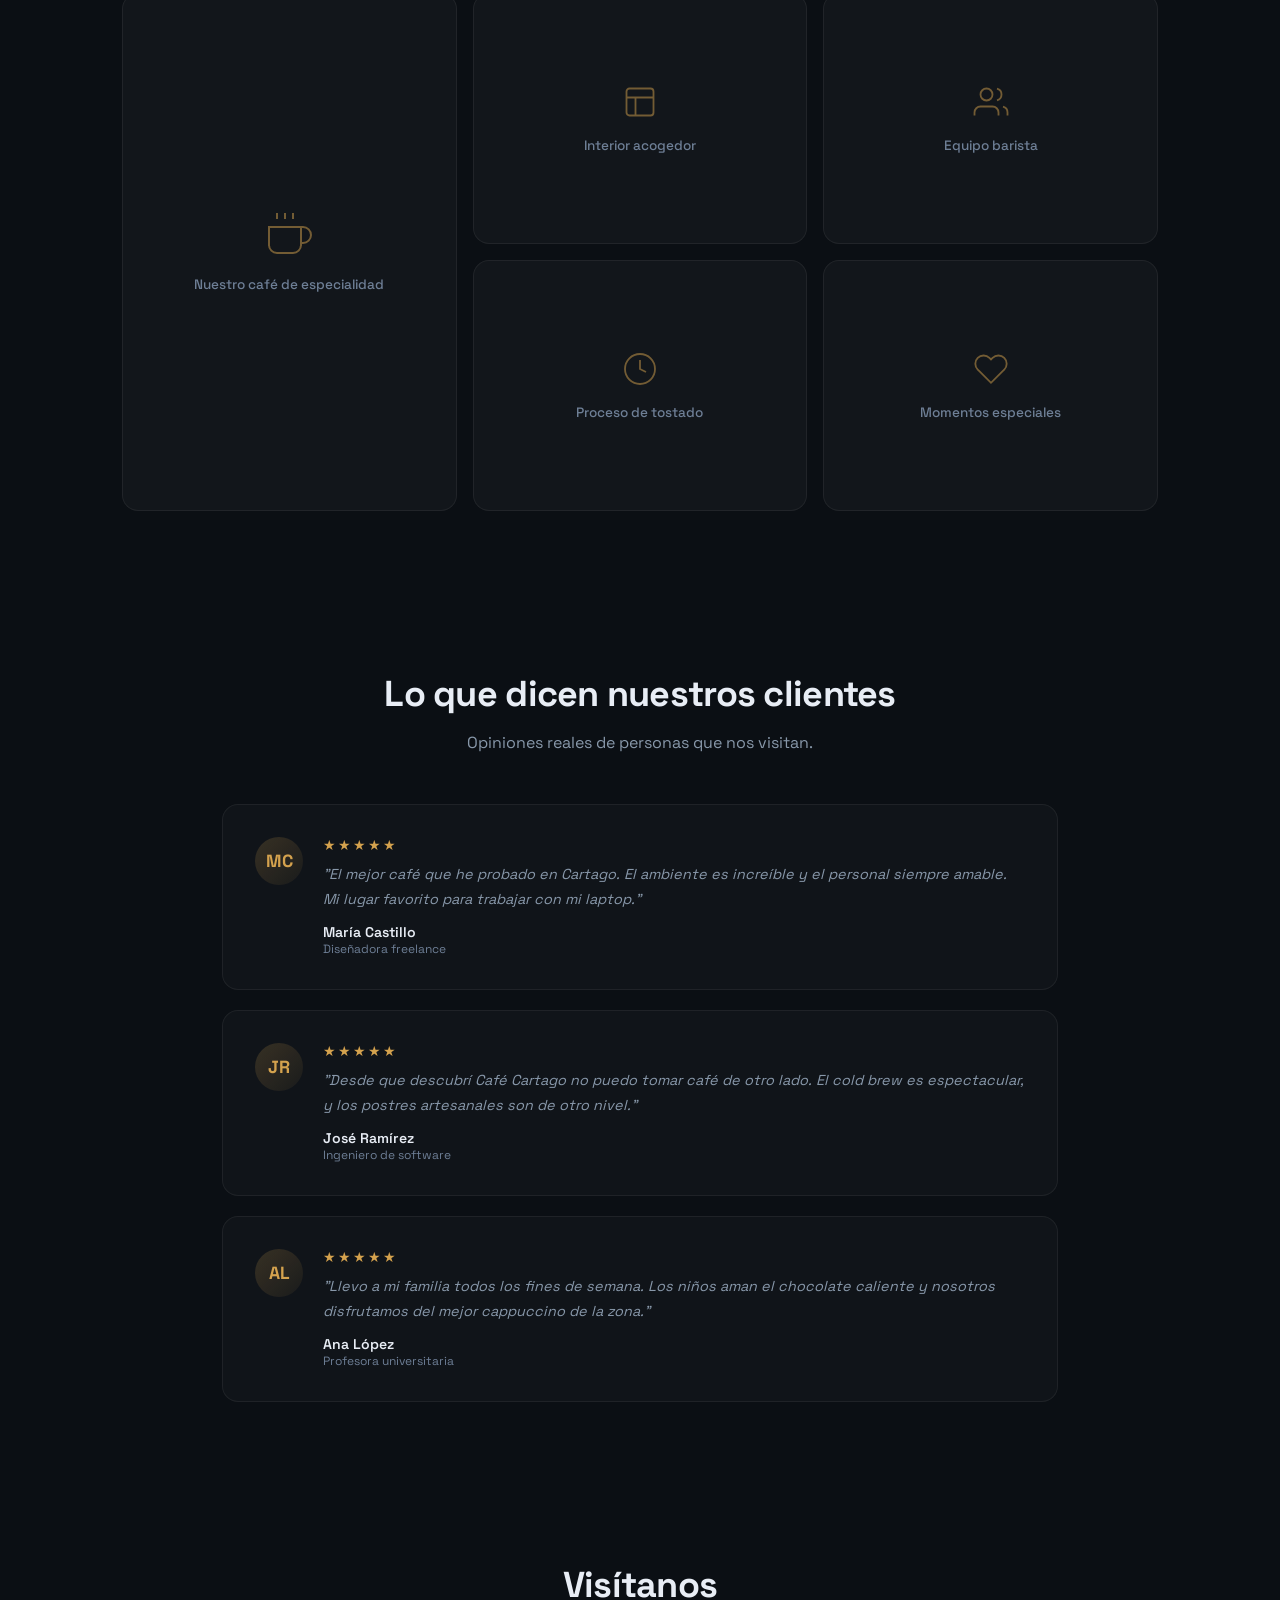
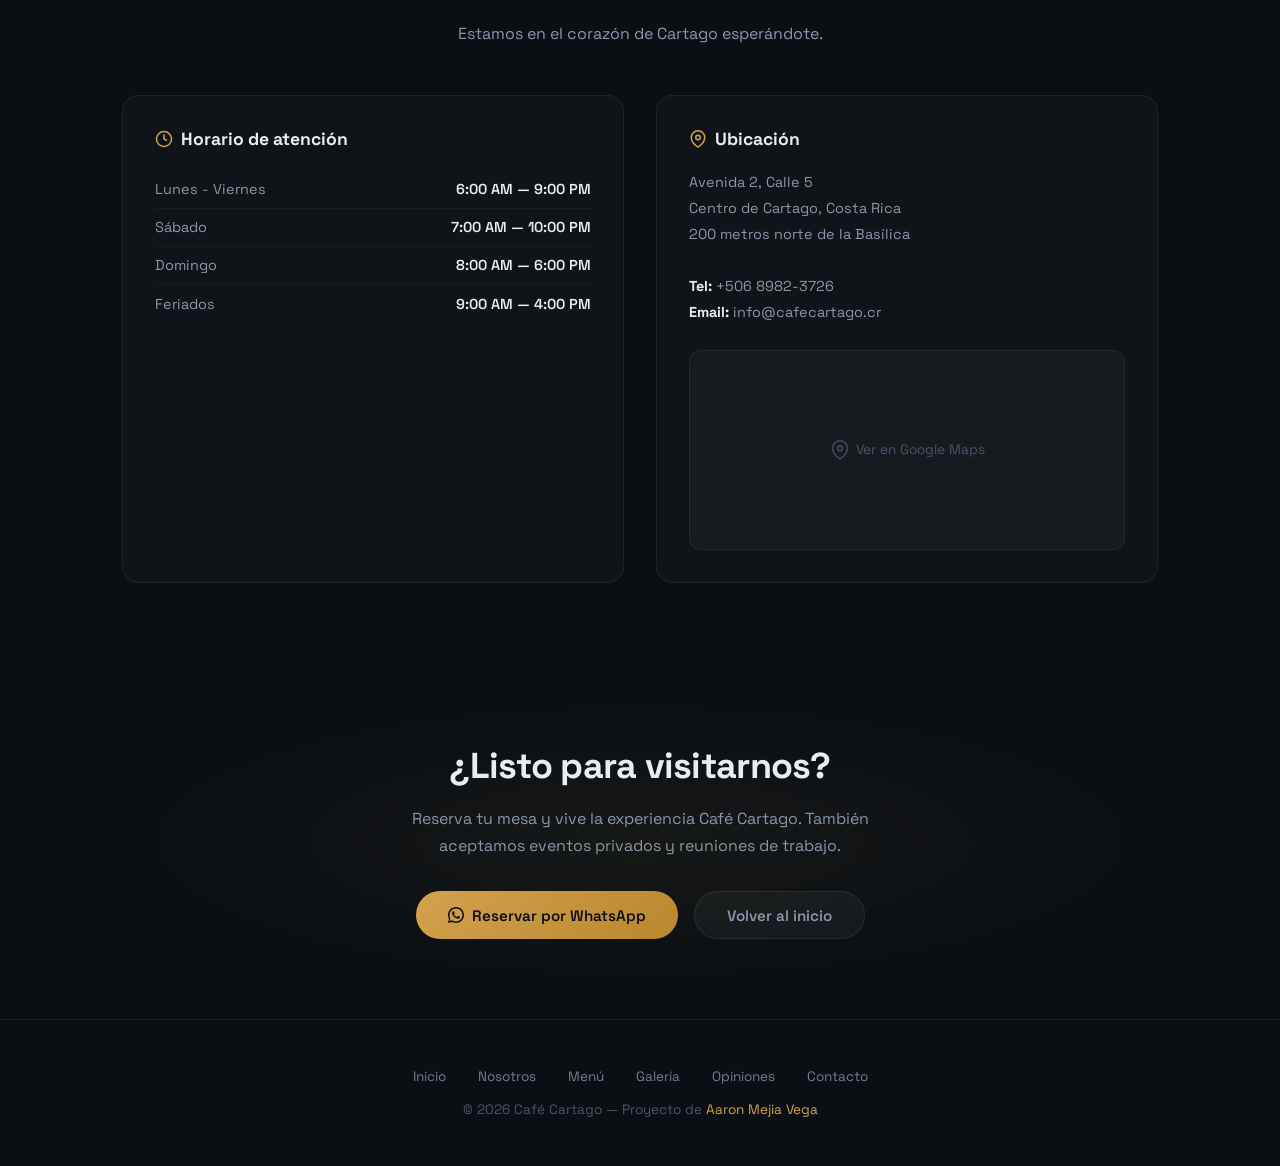
<file: proyecto1/index.html>
<!DOCTYPE html>
<html lang="es">
<head>
  <meta charset="UTF-8" />
  <meta name="viewport" content="width=device-width, initial-scale=1.0" />
  <title>Café Cartago — Landing Page</title>
  <style>
    @import url('https://fonts.googleapis.com/css2?family=Space+Grotesk:wght@300;400;500;600;700&display=swap');
    *{margin:0;padding:0;box-sizing:border-box;}
    body{font-family:'Space Grotesk',sans-serif;background:#0b0f14;color:#e8edf5;overflow-x:hidden;}
    a{color:inherit;text-decoration:none;}
    .reveal{opacity:0;transform:translateY(30px);transition:opacity 0.7s,transform 0.7s;}
    .reveal.visible{opacity:1;transform:translateY(0);}
    .navbar{position:fixed;top:0;left:0;right:0;z-index:100;display:flex;align-items:center;justify-content:space-between;padding:1rem 2rem;background:rgba(11,15,20,0.85);backdrop-filter:blur(16px);border-bottom:1px solid rgba(255,255,255,0.06);transition:padding 0.3s,background 0.3s;}
    .navbar.scrolled{padding:0.7rem 2rem;background:rgba(11,15,20,0.95);}
    .logo{font-weight:700;font-size:1.25rem;}
    .logo span{color:#d4a24e;}
    .nav-links{display:flex;gap:1.5rem;list-style:none;align-items:center;}
    .nav-links a{font-size:0.9rem;color:#8898aa;transition:color 0.3s;position:relative;}
    .nav-links a:hover{color:#e8edf5;}
    .nav-links a::after{content:'';position:absolute;bottom:-4px;left:0;width:0;height:2px;background:#d4a24e;transition:width 0.3s;}
    .nav-links a:hover::after{width:100%;}
    .nav-cta{background:linear-gradient(135deg,#d4a24e,#b8872e);color:#0b0f14;padding:0.5rem 1.25rem;border-radius:50px;font-weight:600;font-size:0.85rem;transition:all 0.3s;border:none;cursor:pointer;font-family:inherit;}
    .nav-cta:hover{transform:translateY(-1px);box-shadow:0 4px 16px rgba(212,162,78,0.3);}
    .btn-hamburger{display:none;background:none;border:none;color:#e8edf5;cursor:pointer;padding:4px;}
    .mobile-overlay{display:none;position:fixed;inset:0;background:rgba(0,0,0,0.5);z-index:90;}
    .mobile-overlay.open{display:block;}
    .mobile-menu{display:none;position:fixed;top:0;right:0;bottom:0;width:280px;z-index:95;background:#10141c;padding:2rem 1.5rem;flex-direction:column;gap:1.5rem;transform:translateX(100%);transition:transform 0.3s;}
    .mobile-menu.open{display:flex;transform:translateX(0);}
    .mobile-menu-close{align-self:flex-end;background:none;border:none;color:#8898aa;cursor:pointer;padding:4px;}
    .mobile-menu a{font-size:1.1rem;color:#8898aa;padding:0.75rem 0;border-bottom:1px solid rgba(255,255,255,0.06);transition:color 0.2s;}
    .mobile-menu a:hover{color:#e8edf5;}
    .hero{min-height:100vh;display:flex;flex-direction:column;align-items:center;justify-content:center;text-align:center;padding:7rem 2rem 4rem;position:relative;background:radial-gradient(ellipse at 50% 20%,rgba(212,162,78,0.08) 0%,transparent 60%);}
    .hero-particles{position:absolute;inset:0;overflow:hidden;pointer-events:none;}
    .hero-particle{position:absolute;width:3px;height:3px;background:#d4a24e;border-radius:50%;opacity:0;animation:floatUp 6s infinite;}
    @keyframes floatUp{0%{opacity:0;transform:translateY(0) scale(0);}20%{opacity:0.6;}100%{opacity:0;transform:translateY(-400px) scale(1);}}
    .hero-tag{display:inline-block;font-size:0.75rem;font-weight:600;letter-spacing:0.15em;text-transform:uppercase;color:#d4a24e;margin-bottom:1.5rem;background:rgba(212,162,78,0.1);padding:0.4rem 1rem;border-radius:50px;border:1px solid rgba(212,162,78,0.2);animation:fadeInDown 0.8s 0.2s both;}
    .hero h1{font-size:clamp(2.5rem,6vw,4.5rem);font-weight:700;letter-spacing:-0.03em;line-height:1.1;margin-bottom:1.25rem;animation:fadeInDown 0.8s 0.4s both;}
    .hero h1 em{color:#d4a24e;font-style:normal;}
    .hero p{max-width:520px;color:#8898aa;font-size:1.05rem;line-height:1.8;margin-bottom:2.5rem;animation:fadeInDown 0.8s 0.6s both;}
    .hero-buttons{display:flex;gap:1rem;flex-wrap:wrap;justify-content:center;animation:fadeInDown 0.8s 0.8s both;}
    @keyframes fadeInDown{0%{opacity:0;transform:translateY(-20px);}100%{opacity:1;transform:translateY(0);}}
    .btn{display:inline-flex;align-items:center;gap:8px;padding:0.85rem 2rem;border-radius:50px;font-weight:600;font-size:0.95rem;transition:all 0.3s;cursor:pointer;border:none;font-family:inherit;}
    .btn-primary{background:linear-gradient(135deg,#d4a24e,#b8872e);color:#0b0f14;}
    .btn-primary:hover{transform:translateY(-2px);box-shadow:0 8px 30px rgba(212,162,78,0.3);}
    .btn-ghost{background:rgba(255,255,255,0.04);color:#8898aa;border:1px solid rgba(255,255,255,0.08);}
    .btn-ghost:hover{color:#e8edf5;border-color:rgba(255,255,255,0.15);}
    .hero-scroll{position:absolute;bottom:2rem;left:50%;transform:translateX(-50%);display:flex;flex-direction:column;align-items:center;gap:6px;color:#4a5568;font-size:0.72rem;letter-spacing:0.1em;text-transform:uppercase;animation:bounce 2s infinite;}
    @keyframes bounce{0%,100%{transform:translateX(-50%) translateY(0);}50%{transform:translateX(-50%) translateY(8px);}}
    .section-header{text-align:center;max-width:600px;margin:0 auto 3rem;}
    .section-header h2{font-size:clamp(1.75rem,4vw,2.25rem);font-weight:700;margin-bottom:0.75rem;letter-spacing:-0.02em;}
    .section-header p{color:#8898aa;font-size:1rem;line-height:1.7;}
    .stats{padding:4rem 2rem;max-width:1000px;margin:0 auto;display:grid;grid-template-columns:repeat(4,1fr);gap:1.5rem;text-align:center;}
    .stat{background:rgba(255,255,255,0.02);border:1px solid rgba(255,255,255,0.05);border-radius:16px;padding:2rem 1rem;transition:border-color 0.3s;}
    .stat:hover{border-color:rgba(212,162,78,0.2);}
    .stat-num{font-size:2.5rem;font-weight:800;color:#d4a24e;letter-spacing:-0.03em;line-height:1;}
    .stat-label{font-size:0.82rem;color:#6e7f96;margin-top:0.5rem;}
    .features{padding:5rem 2rem;max-width:1100px;margin:0 auto;}
    .features-grid{display:grid;grid-template-columns:repeat(auto-fit,minmax(300px,1fr));gap:1.5rem;}
    .feature-card{background:rgba(255,255,255,0.03);border:1px solid rgba(255,255,255,0.06);border-radius:16px;padding:2rem;transition:border-color 0.3s,transform 0.3s;}
    .feature-card:hover{border-color:rgba(212,162,78,0.3);transform:translateY(-4px);}
    .feature-icon{width:48px;height:48px;background:rgba(212,162,78,0.1);border-radius:12px;display:flex;align-items:center;justify-content:center;margin-bottom:1.25rem;color:#d4a24e;}
    .feature-card h3{font-size:1.1rem;font-weight:700;margin-bottom:0.5rem;}
    .feature-card p{font-size:0.9rem;color:#8898aa;line-height:1.7;}
    .menu-section{padding:5rem 2rem;max-width:1100px;margin:0 auto;}
    .menu-tabs{display:flex;justify-content:center;gap:0.5rem;margin-bottom:2.5rem;flex-wrap:wrap;}
    .menu-tab{padding:0.5rem 1.25rem;border-radius:50px;font-size:0.85rem;font-weight:600;background:rgba(255,255,255,0.04);color:#8898aa;border:1px solid rgba(255,255,255,0.06);cursor:pointer;transition:all 0.3s;font-family:inherit;}
    .menu-tab:hover{color:#e8edf5;border-color:rgba(255,255,255,0.12);}
    .menu-tab.active{background:rgba(212,162,78,0.15);color:#d4a24e;border-color:rgba(212,162,78,0.3);}
    .menu-grid{display:grid;grid-template-columns:repeat(auto-fit,minmax(320px,1fr));gap:1rem;}
    .menu-item{display:flex;justify-content:space-between;align-items:center;background:rgba(255,255,255,0.02);border:1px solid rgba(255,255,255,0.05);border-radius:12px;padding:1.25rem 1.5rem;transition:border-color 0.3s,transform 0.3s;}
    .menu-item:hover{border-color:rgba(212,162,78,0.2);transform:translateY(-2px);}
    .menu-item-info{flex:1;}
    .menu-item-name{font-weight:600;font-size:0.95rem;margin-bottom:2px;}
    .menu-item-desc{font-size:0.8rem;color:#6e7f96;}
    .menu-item-price{font-weight:700;color:#d4a24e;font-size:1.1rem;white-space:nowrap;margin-left:1rem;}
    .gallery{padding:5rem 2rem;max-width:1100px;margin:0 auto;}
    .gallery-grid{display:grid;grid-template-columns:repeat(3,1fr);gap:1rem;}
    .gallery-card{background:rgba(255,255,255,0.03);border:1px solid rgba(255,255,255,0.06);border-radius:16px;overflow:hidden;transition:border-color 0.3s,transform 0.3s;aspect-ratio:4/3;display:flex;flex-direction:column;align-items:center;justify-content:center;position:relative;}
    .gallery-card:hover{border-color:rgba(212,162,78,0.3);transform:translateY(-4px);}
    .gallery-card:nth-child(1){grid-row:span 2;aspect-ratio:auto;}
    .gallery-icon{color:#d4a24e;opacity:0.5;margin-bottom:0.75rem;}
    .gallery-label{font-size:0.85rem;color:#6e7f96;font-weight:500;}
    .gallery-overlay{position:absolute;inset:0;background:linear-gradient(180deg,transparent 50%,rgba(11,15,20,0.8) 100%);display:flex;align-items:flex-end;padding:1.25rem;opacity:0;transition:opacity 0.3s;}
    .gallery-card:hover .gallery-overlay{opacity:1;}
    .gallery-overlay span{font-size:0.85rem;font-weight:600;color:#e8edf5;}
    .testimonials{padding:5rem 2rem;max-width:900px;margin:0 auto;}
    .testimonials-grid{display:flex;flex-direction:column;gap:1.25rem;}
    .testimonial{background:rgba(255,255,255,0.025);border:1px solid rgba(255,255,255,0.06);border-radius:16px;padding:2rem;display:flex;gap:1.25rem;transition:border-color 0.3s;}
    .testimonial:hover{border-color:rgba(212,162,78,0.2);}
    .testimonial-avatar{width:48px;height:48px;border-radius:50%;flex-shrink:0;background:linear-gradient(135deg,rgba(212,162,78,0.2),rgba(212,162,78,0.05));display:flex;align-items:center;justify-content:center;font-weight:700;color:#d4a24e;font-size:1.1rem;}
    .testimonial-body{flex:1;}
    .testimonial-stars{color:#d4a24e;font-size:0.85rem;letter-spacing:2px;margin-bottom:0.5rem;}
    .testimonial-text{font-size:0.9rem;color:#8898aa;line-height:1.7;margin-bottom:0.75rem;font-style:italic;}
    .testimonial-name{font-weight:600;font-size:0.88rem;}
    .testimonial-role{font-size:0.75rem;color:#6e7f96;}
    .info{padding:5rem 2rem;max-width:1100px;margin:0 auto;}
    .info-grid{display:grid;grid-template-columns:1fr 1fr;gap:2rem;}
    .info-card{background:rgba(255,255,255,0.025);border:1px solid rgba(255,255,255,0.06);border-radius:16px;padding:2rem;}
    .info-card h3{font-size:1.1rem;font-weight:700;margin-bottom:1.25rem;display:flex;align-items:center;gap:8px;}
    .info-card h3 svg{color:#d4a24e;}
    .info-row{display:flex;justify-content:space-between;padding:0.6rem 0;border-bottom:1px solid rgba(255,255,255,0.04);font-size:0.9rem;}
    .info-row:last-child{border-bottom:none;}
    .info-row span:first-child{color:#8898aa;}
    .info-row span:last-child{font-weight:600;}
    .info-address{font-size:0.9rem;color:#8898aa;line-height:1.8;margin-bottom:1.5rem;}
    .info-map{width:100%;height:200px;border-radius:12px;background:rgba(255,255,255,0.03);border:1px solid rgba(255,255,255,0.06);display:flex;align-items:center;justify-content:center;color:#4a5568;font-size:0.85rem;}
    .cta{padding:5rem 2rem;text-align:center;background:radial-gradient(ellipse at center,rgba(212,162,78,0.06) 0%,transparent 60%);}
    .cta h2{font-size:clamp(1.75rem,4vw,2.25rem);font-weight:700;margin-bottom:1rem;letter-spacing:-0.02em;}
    .cta p{color:#8898aa;max-width:480px;margin:0 auto 2rem;font-size:1rem;line-height:1.7;}
    .footer{text-align:center;padding:3rem 2rem;border-top:1px solid rgba(255,255,255,0.06);color:#4a5568;font-size:0.85rem;}
    .footer a{color:#d4a24e;}
    .footer-links{display:flex;justify-content:center;gap:2rem;margin-bottom:1rem;flex-wrap:wrap;}
    .footer-links a{color:#6e7f96;font-size:0.85rem;transition:color 0.3s;}
    .footer-links a:hover{color:#e8edf5;}
    .back-top{position:fixed;bottom:2rem;right:2rem;width:44px;height:44px;border-radius:50%;background:linear-gradient(135deg,#d4a24e,#b8872e);color:#0b0f14;border:none;cursor:pointer;display:flex;align-items:center;justify-content:center;opacity:0;transform:translateY(20px);transition:opacity 0.3s,transform 0.3s;z-index:50;box-shadow:0 4px 16px rgba(212,162,78,0.3);}
    .back-top.show{opacity:1;transform:translateY(0);}
    .back-top:hover{transform:translateY(-2px);}
    @media(max-width:900px){.stats{grid-template-columns:repeat(2,1fr);}.gallery-grid{grid-template-columns:repeat(2,1fr);}.gallery-card:nth-child(1){grid-row:auto;}.info-grid{grid-template-columns:1fr;}}
    @media(max-width:768px){.nav-links{display:none;}.btn-hamburger{display:flex;}.navbar{padding:0.8rem 1.25rem;}}
    @media(max-width:600px){.stats{grid-template-columns:1fr 1fr;}.features-grid,.menu-grid{grid-template-columns:1fr;}.gallery-grid{grid-template-columns:1fr;}.testimonial{flex-direction:column;gap:1rem;}.hero{padding:6rem 1.25rem 3rem;}}
    @media(max-width:400px){.stats{grid-template-columns:1fr;}}
  </style>
</head>
<body>
  <nav class="navbar" id="navbar">
    <div class="logo"><span>Café</span> Cartago</div>
    <ul class="nav-links">
      <li><a href="#inicio">Inicio</a></li>
      <li><a href="#nosotros">Nosotros</a></li>
      <li><a href="#menu">Menú</a></li>
      <li><a href="#galeria">Galería</a></li>
      <li><a href="#opiniones">Opiniones</a></li>
      <li><a href="#contacto">Contacto</a></li>
      <li><a href="#reservar" class="nav-cta">Reservar</a></li>
    </ul>
    <button class="btn-hamburger" id="btnHamburger" aria-label="Abrir menú">
      <svg width="24" height="24" viewBox="0 0 24 24" fill="none" stroke="currentColor" stroke-width="2"><line x1="3" y1="6" x2="21" y2="6"/><line x1="3" y1="12" x2="21" y2="12"/><line x1="3" y1="18" x2="21" y2="18"/></svg>
    </button>
  </nav>
  <div class="mobile-overlay" id="mobileOverlay"></div>
  <div class="mobile-menu" id="mobileMenu">
    <button class="mobile-menu-close" id="mobileClose" aria-label="Cerrar menú">
      <svg width="24" height="24" viewBox="0 0 24 24" fill="none" stroke="currentColor" stroke-width="2"><line x1="18" y1="6" x2="6" y2="18"/><line x1="6" y1="6" x2="18" y2="18"/></svg>
    </button>
    <a href="#inicio" class="mobile-link">Inicio</a>
    <a href="#nosotros" class="mobile-link">Nosotros</a>
    <a href="#menu" class="mobile-link">Menú</a>
    <a href="#galeria" class="mobile-link">Galería</a>
    <a href="#opiniones" class="mobile-link">Opiniones</a>
    <a href="#contacto" class="mobile-link">Contacto</a>
    <a href="#reservar" class="mobile-link">Reservar mesa</a>
  </div>
  <section class="hero" id="inicio">
    <div class="hero-particles" id="particles"></div>
    <span class="hero-tag">Desde 2018 en Cartago</span>
    <h1>El mejor <em>café</em><br>de la provincia</h1>
    <p>Preparamos cada taza con granos seleccionados de las montañas de Cartago. Ven a disfrutar de una experiencia única en un ambiente acogedor.</p>
    <div class="hero-buttons">
      <a href="#menu" class="btn btn-primary">
        <svg width="16" height="16" viewBox="0 0 24 24" fill="none" stroke="currentColor" stroke-width="2.5"><path d="M18 8h1a4 4 0 010 8h-1M2 8h16v9a4 4 0 01-4 4H6a4 4 0 01-4-4V8z"/></svg>
        Ver menú
      </a>
      <a href="#nosotros" class="btn btn-ghost">Conócenos</a>
    </div>
    <div class="hero-scroll">
      <svg width="16" height="16" viewBox="0 0 24 24" fill="none" stroke="currentColor" stroke-width="2"><path d="M12 5v14M5 12l7 7 7-7"/></svg>
      scroll
    </div>
  </section>
  <section class="stats reveal">
    <div class="stat"><div class="stat-num" data-count="1400">0</div><div class="stat-label">Metros de altitud</div></div>
    <div class="stat"><div class="stat-num" data-count="2500">0</div><div class="stat-label">Clientes felices</div></div>
    <div class="stat"><div class="stat-num" data-count="12">0</div><div class="stat-label">Variedades de café</div></div>
    <div class="stat"><div class="stat-num" data-count="7">0</div><div class="stat-label">Años de experiencia</div></div>
  </section>
  <section class="features reveal" id="nosotros">
    <div class="section-header"><h2>¿Por qué elegirnos?</h2><p>Cada detalle cuenta para ofrecerte la mejor experiencia cafetera de Cartago.</p></div>
    <div class="features-grid">
      <div class="feature-card"><div class="feature-icon"><svg width="24" height="24" viewBox="0 0 24 24" fill="none" stroke="currentColor" stroke-width="1.8"><path d="M18 8h1a4 4 0 010 8h-1M2 8h16v9a4 4 0 01-4 4H6a4 4 0 01-4-4V8zM6 1v3M10 1v3M14 1v3"/></svg></div><h3>Café de altura</h3><p>Nuestros granos provienen directamente de fincas en las montañas de Cartago, cultivados a más de 1400 metros de altitud para un sabor excepcional.</p></div>
      <div class="feature-card"><div class="feature-icon"><svg width="24" height="24" viewBox="0 0 24 24" fill="none" stroke="currentColor" stroke-width="1.8"><path d="M12 22s8-4 8-10V5l-8-3-8 3v7c0 6 8 10 8 10z"/></svg></div><h3>Proceso artesanal</h3><p>Cada lote es tostado con cuidado en nuestro taller, respetando los tiempos y temperaturas para resaltar los sabores naturales del grano.</p></div>
      <div class="feature-card"><div class="feature-icon"><svg width="24" height="24" viewBox="0 0 24 24" fill="none" stroke="currentColor" stroke-width="1.8"><path d="M17 21v-2a4 4 0 00-4-4H5a4 4 0 00-4 4v2"/><circle cx="9" cy="7" r="4"/><path d="M23 21v-2a4 4 0 00-3-3.87M16 3.13a4 4 0 010 7.75"/></svg></div><h3>Comunidad local</h3><p>Apoyamos a los productores locales y creamos un espacio donde la comunidad se reúne a compartir buenos momentos.</p></div>
      <div class="feature-card"><div class="feature-icon"><svg width="24" height="24" viewBox="0 0 24 24" fill="none" stroke="currentColor" stroke-width="1.8"><rect x="3" y="3" width="18" height="18" rx="2"/><path d="M3 9h18M9 21V9"/></svg></div><h3>Ambiente único</h3><p>Un espacio acogedor con diseño moderno, Wi-Fi gratuito, música chill y la mejor vista de las montañas de Cartago.</p></div>
      <div class="feature-card"><div class="feature-icon"><svg width="24" height="24" viewBox="0 0 24 24" fill="none" stroke="currentColor" stroke-width="1.8"><path d="M22 12h-4l-3 9L9 3l-3 9H2"/></svg></div><h3>Frescura garantizada</h3><p>Tostamos en lotes pequeños cada semana. Nunca más de 7 días entre el tostado y tu taza para garantizar frescura máxima.</p></div>
      <div class="feature-card"><div class="feature-icon"><svg width="24" height="24" viewBox="0 0 24 24" fill="none" stroke="currentColor" stroke-width="1.8"><path d="M12 2L2 7l10 5 10-5-10-5zM2 17l10 5 10-5M2 12l10 5 10-5"/></svg></div><h3>Sostenibilidad</h3><p>Comprometidos con el medio ambiente: empaques biodegradables, vasos reutilizables y apoyo directo al agricultor.</p></div>
    </div>
  </section>
  <section class="menu-section reveal" id="menu">
    <div class="section-header"><h2>Nuestro menú</h2><p>Bebidas preparadas con los mejores granos de la región y acompañamientos artesanales.</p></div>
    <div class="menu-tabs" id="menuTabs">
      <button class="menu-tab active" data-cat="all">Todos</button>
      <button class="menu-tab" data-cat="calientes">Calientes</button>
      <button class="menu-tab" data-cat="frios">Fríos</button>
      <button class="menu-tab" data-cat="postres">Postres</button>
    </div>
    <div class="menu-grid" id="menuGrid"></div>
  </section>
  <section class="gallery reveal" id="galeria">
    <div class="section-header"><h2>Nuestra galería</h2><p>Momentos especiales en nuestro espacio favorito.</p></div>
    <div class="gallery-grid">
      <div class="gallery-card"><div class="gallery-icon"><svg width="48" height="48" viewBox="0 0 24 24" fill="none" stroke="currentColor" stroke-width="1"><path d="M18 8h1a4 4 0 010 8h-1M2 8h16v9a4 4 0 01-4 4H6a4 4 0 01-4-4V8zM6 1v3M10 1v3M14 1v3"/></svg></div><span class="gallery-label">Nuestro café de especialidad</span><div class="gallery-overlay"><span>Granos seleccionados</span></div></div>
      <div class="gallery-card"><div class="gallery-icon"><svg width="36" height="36" viewBox="0 0 24 24" fill="none" stroke="currentColor" stroke-width="1.2"><rect x="3" y="3" width="18" height="18" rx="2"/><path d="M3 9h18M9 21V9"/></svg></div><span class="gallery-label">Interior acogedor</span><div class="gallery-overlay"><span>Ambiente cálido</span></div></div>
      <div class="gallery-card"><div class="gallery-icon"><svg width="36" height="36" viewBox="0 0 24 24" fill="none" stroke="currentColor" stroke-width="1.2"><path d="M17 21v-2a4 4 0 00-4-4H5a4 4 0 00-4 4v2"/><circle cx="9" cy="7" r="4"/><path d="M23 21v-2a4 4 0 00-3-3.87M16 3.13a4 4 0 010 7.75"/></svg></div><span class="gallery-label">Equipo barista</span><div class="gallery-overlay"><span>Nuestro equipo</span></div></div>
      <div class="gallery-card"><div class="gallery-icon"><svg width="36" height="36" viewBox="0 0 24 24" fill="none" stroke="currentColor" stroke-width="1.2"><circle cx="12" cy="12" r="10"/><path d="M12 6v6l4 2"/></svg></div><span class="gallery-label">Proceso de tostado</span><div class="gallery-overlay"><span>Tueste artesanal</span></div></div>
      <div class="gallery-card"><div class="gallery-icon"><svg width="36" height="36" viewBox="0 0 24 24" fill="none" stroke="currentColor" stroke-width="1.2"><path d="M20.84 4.61a5.5 5.5 0 00-7.78 0L12 5.67l-1.06-1.06a5.5 5.5 0 00-7.78 7.78l1.06 1.06L12 21.23l7.78-7.78 1.06-1.06a5.5 5.5 0 000-7.78z"/></svg></div><span class="gallery-label">Momentos especiales</span><div class="gallery-overlay"><span>Eventos y reuniones</span></div></div>
    </div>
  </section>
  <section class="testimonials reveal" id="opiniones">
    <div class="section-header"><h2>Lo que dicen nuestros clientes</h2><p>Opiniones reales de personas que nos visitan.</p></div>
    <div class="testimonials-grid">
      <div class="testimonial"><div class="testimonial-avatar">MC</div><div class="testimonial-body"><div class="testimonial-stars">★★★★★</div><p class="testimonial-text">"El mejor café que he probado en Cartago. El ambiente es increíble y el personal siempre amable. Mi lugar favorito para trabajar con mi laptop."</p><div class="testimonial-name">María Castillo</div><div class="testimonial-role">Diseñadora freelance</div></div></div>
      <div class="testimonial"><div class="testimonial-avatar">JR</div><div class="testimonial-body"><div class="testimonial-stars">★★★★★</div><p class="testimonial-text">"Desde que descubrí Café Cartago no puedo tomar café de otro lado. El cold brew es espectacular, y los postres artesanales son de otro nivel."</p><div class="testimonial-name">José Ramírez</div><div class="testimonial-role">Ingeniero de software</div></div></div>
      <div class="testimonial"><div class="testimonial-avatar">AL</div><div class="testimonial-body"><div class="testimonial-stars">★★★★★</div><p class="testimonial-text">"Llevo a mi familia todos los fines de semana. Los niños aman el chocolate caliente y nosotros disfrutamos del mejor cappuccino de la zona."</p><div class="testimonial-name">Ana López</div><div class="testimonial-role">Profesora universitaria</div></div></div>
    </div>
  </section>
  <section class="info reveal" id="contacto">
    <div class="section-header"><h2>Visítanos</h2><p>Estamos en el corazón de Cartago esperándote.</p></div>
    <div class="info-grid">
      <div class="info-card">
        <h3><svg width="18" height="18" viewBox="0 0 24 24" fill="none" stroke="currentColor" stroke-width="2"><circle cx="12" cy="12" r="10"/><path d="M12 6v6l4 2"/></svg> Horario de atención</h3>
        <div class="info-row"><span>Lunes - Viernes</span><span>6:00 AM — 9:00 PM</span></div>
        <div class="info-row"><span>Sábado</span><span>7:00 AM — 10:00 PM</span></div>
        <div class="info-row"><span>Domingo</span><span>8:00 AM — 6:00 PM</span></div>
        <div class="info-row"><span>Feriados</span><span>9:00 AM — 4:00 PM</span></div>
      </div>
      <div class="info-card">
        <h3><svg width="18" height="18" viewBox="0 0 24 24" fill="none" stroke="currentColor" stroke-width="2"><path d="M21 10c0 7-9 13-9 13s-9-6-9-13a9 9 0 0118 0z"/><circle cx="12" cy="10" r="3"/></svg> Ubicación</h3>
        <p class="info-address">Avenida 2, Calle 5<br>Centro de Cartago, Costa Rica<br>200 metros norte de la Basílica<br><br><strong style="color:#e8edf5;">Tel:</strong> +506 8982-3726<br><strong style="color:#e8edf5;">Email:</strong> info@cafecartago.cr</p>
        <div class="info-map"><svg width="20" height="20" viewBox="0 0 24 24" fill="none" stroke="currentColor" stroke-width="1.5" style="margin-right:6px"><path d="M21 10c0 7-9 13-9 13s-9-6-9-13a9 9 0 0118 0z"/><circle cx="12" cy="10" r="3"/></svg> Ver en Google Maps</div>
      </div>
    </div>
  </section>
  <section class="cta reveal" id="reservar">
    <h2>¿Listo para visitarnos?</h2>
    <p>Reserva tu mesa y vive la experiencia Café Cartago. También aceptamos eventos privados y reuniones de trabajo.</p>
    <div style="display:flex;gap:1rem;justify-content:center;flex-wrap:wrap;">
      <a href="https://wa.me/50689823726" target="_blank" class="btn btn-primary">
        <svg width="16" height="16" viewBox="0 0 24 24" fill="currentColor"><path d="M17.472 14.382c-.297-.149-1.758-.867-2.03-.967-.273-.099-.471-.148-.67.15-.197.297-.767.966-.94 1.164-.173.199-.347.223-.644.075-.297-.15-1.255-.463-2.39-1.475-.883-.788-1.48-1.761-1.653-2.059-.173-.297-.018-.458.13-.606.134-.133.298-.347.446-.52.149-.174.198-.298.298-.497.099-.198.05-.371-.025-.52-.075-.149-.669-1.612-.916-2.207-.242-.579-.487-.5-.669-.51-.173-.008-.371-.01-.57-.01-.198 0-.52.074-.792.372-.272.297-1.04 1.016-1.04 2.479 0 1.462 1.065 2.875 1.213 3.074.149.198 2.096 3.2 5.077 4.487.709.306 1.262.489 1.694.625.712.227 1.36.195 1.871.118.571-.085 1.758-.719 2.006-1.413.248-.694.248-1.289.173-1.413-.074-.124-.272-.198-.57-.347z"/><path d="M12 0C5.373 0 0 5.373 0 12c0 2.11.547 4.093 1.504 5.82L0 24l6.335-1.652A11.94 11.94 0 0012 24c6.627 0 12-5.373 12-12S18.627 0 12 0zm0 21.75c-1.943 0-3.81-.523-5.445-1.512l-.39-.232-3.758.98.999-3.648-.254-.404A9.72 9.72 0 012.25 12c0-5.385 4.365-9.75 9.75-9.75s9.75 4.365 9.75 9.75-4.365 9.75-9.75 9.75z"/></svg>
        Reservar por WhatsApp
      </a>
      <a href="#inicio" class="btn btn-ghost">Volver al inicio</a>
    </div>
  </section>
  <footer class="footer">
    <div class="footer-links"><a href="#inicio">Inicio</a><a href="#nosotros">Nosotros</a><a href="#menu">Menú</a><a href="#galeria">Galería</a><a href="#opiniones">Opiniones</a><a href="#contacto">Contacto</a></div>
    <p>&copy; 2026 Café Cartago &mdash; Proyecto de <a href="../">Aaron Mejia Vega</a></p>
  </footer>
  <button class="back-top" id="backTop" aria-label="Volver arriba">
    <svg width="18" height="18" viewBox="0 0 24 24" fill="none" stroke="currentColor" stroke-width="2.5"><path d="M12 19V5M5 12l7-7 7 7"/></svg>
  </button>
  <script>
    (function(){
      'use strict';
      var menuItems=[
        {name:'Espresso Clásico',desc:'Intenso y con cuerpo',price:'₡1,200',cat:'calientes'},
        {name:'Cappuccino',desc:'Espresso con espuma cremosa',price:'₡1,800',cat:'calientes'},
        {name:'Latte de Vainilla',desc:'Suave y aromático',price:'₡2,100',cat:'calientes'},
        {name:'Mocha',desc:'Café, chocolate y crema',price:'₡2,300',cat:'calientes'},
        {name:'Americano',desc:'Espresso con agua caliente',price:'₡1,400',cat:'calientes'},
        {name:'Chocolate Caliente',desc:'Cacao premium con leche',price:'₡1,600',cat:'calientes'},
        {name:'Té Chai Latte',desc:'Especias y leche vaporizada',price:'₡1,900',cat:'calientes'},
        {name:'Cold Brew',desc:'Preparado en frío por 12 horas',price:'₡2,000',cat:'frios'},
        {name:'Frappé de Café',desc:'Café helado con crema batida',price:'₡2,500',cat:'frios'},
        {name:'Limonada de Café',desc:'Espresso con limón y hielo',price:'₡2,200',cat:'frios'},
        {name:'Smoothie de Mango',desc:'Mango fresco con yogurt',price:'₡2,400',cat:'frios'},
        {name:'Iced Matcha Latte',desc:'Matcha japonés con leche fría',price:'₡2,600',cat:'frios'},
        {name:'Cheesecake de Café',desc:'Con base de galleta y espresso',price:'₡2,800',cat:'postres'},
        {name:'Brownie Artesanal',desc:'Chocolate belga con nueces',price:'₡1,800',cat:'postres'},
        {name:'Croissant de Almendra',desc:'Recién horneado con relleno',price:'₡1,500',cat:'postres'},
        {name:'Tiramisú',desc:'Clásico italiano con mascarpone',price:'₡3,000',cat:'postres'}
      ];
      var currentCat='all';
      function renderMenu(){
        var grid=document.getElementById('menuGrid');
        var filtered=currentCat==='all'?menuItems:menuItems.filter(function(m){return m.cat===currentCat;});
        grid.innerHTML=filtered.map(function(m){
          return '<div class="menu-item"><div class="menu-item-info"><div class="menu-item-name">'+m.name+'</div><div class="menu-item-desc">'+m.desc+'</div></div><span class="menu-item-price">'+m.price+'</span></div>';
        }).join('');
      }
      document.getElementById('menuTabs').addEventListener('click',function(e){
        var tab=e.target.closest('.menu-tab');
        if(!tab) return;
        currentCat=tab.getAttribute('data-cat');
        document.querySelectorAll('.menu-tab').forEach(function(t){t.classList.remove('active');});
        tab.classList.add('active');
        renderMenu();
      });
      renderMenu();
      document.querySelectorAll('a[href^="#"]').forEach(function(a){
        a.addEventListener('click',function(e){
          var target=document.querySelector(a.getAttribute('href'));
          if(target){e.preventDefault();target.scrollIntoView({behavior:'smooth'});closeMobile();}
        });
      });
      var observer=new IntersectionObserver(function(entries){
        entries.forEach(function(entry){
          if(entry.isIntersecting){entry.target.classList.add('visible');if(entry.target.classList.contains('stats'))animateCounters();}
        });
      },{threshold:0.15});
      document.querySelectorAll('.reveal').forEach(function(el){observer.observe(el);});
      var countersAnimated=false;
      function animateCounters(){
        if(countersAnimated)return;countersAnimated=true;
        document.querySelectorAll('.stat-num[data-count]').forEach(function(el){
          var target=parseInt(el.getAttribute('data-count'),10);var duration=1500;var startTime=null;
          function step(timestamp){if(!startTime)startTime=timestamp;var progress=Math.min((timestamp-startTime)/duration,1);var eased=1-Math.pow(1-progress,3);el.textContent=Math.floor(eased*target).toLocaleString();if(progress<1)requestAnimationFrame(step);else el.textContent=target.toLocaleString();}
          requestAnimationFrame(step);
        });
      }
      var navbar=document.getElementById('navbar');var backTop=document.getElementById('backTop');
      window.addEventListener('scroll',function(){navbar.classList.toggle('scrolled',window.scrollY>60);backTop.classList.toggle('show',window.scrollY>400);});
      backTop.addEventListener('click',function(){window.scrollTo({top:0,behavior:'smooth'});});
      var particles=document.getElementById('particles');
      for(var i=0;i<20;i++){var p=document.createElement('div');p.className='hero-particle';p.style.left=Math.random()*100+'%';p.style.top=60+Math.random()*40+'%';p.style.animationDelay=Math.random()*6+'s';p.style.animationDuration=4+Math.random()*4+'s';p.style.width=p.style.height=2+Math.random()*3+'px';particles.appendChild(p);}
      var mobileMenu=document.getElementById('mobileMenu');var mobileOverlay=document.getElementById('mobileOverlay');
      function openMobile(){mobileMenu.classList.add('open');mobileOverlay.classList.add('open');}
      function closeMobile(){mobileMenu.classList.remove('open');mobileOverlay.classList.remove('open');}
      document.getElementById('btnHamburger').addEventListener('click',openMobile);
      document.getElementById('mobileClose').addEventListener('click',closeMobile);
      mobileOverlay.addEventListener('click',closeMobile);
      document.querySelectorAll('.mobile-link').forEach(function(a){a.addEventListener('click',closeMobile);});
      document.addEventListener('keydown',function(e){if(e.key==='Escape')closeMobile();});
    })();
  </script>
</body>
</html>
</file>
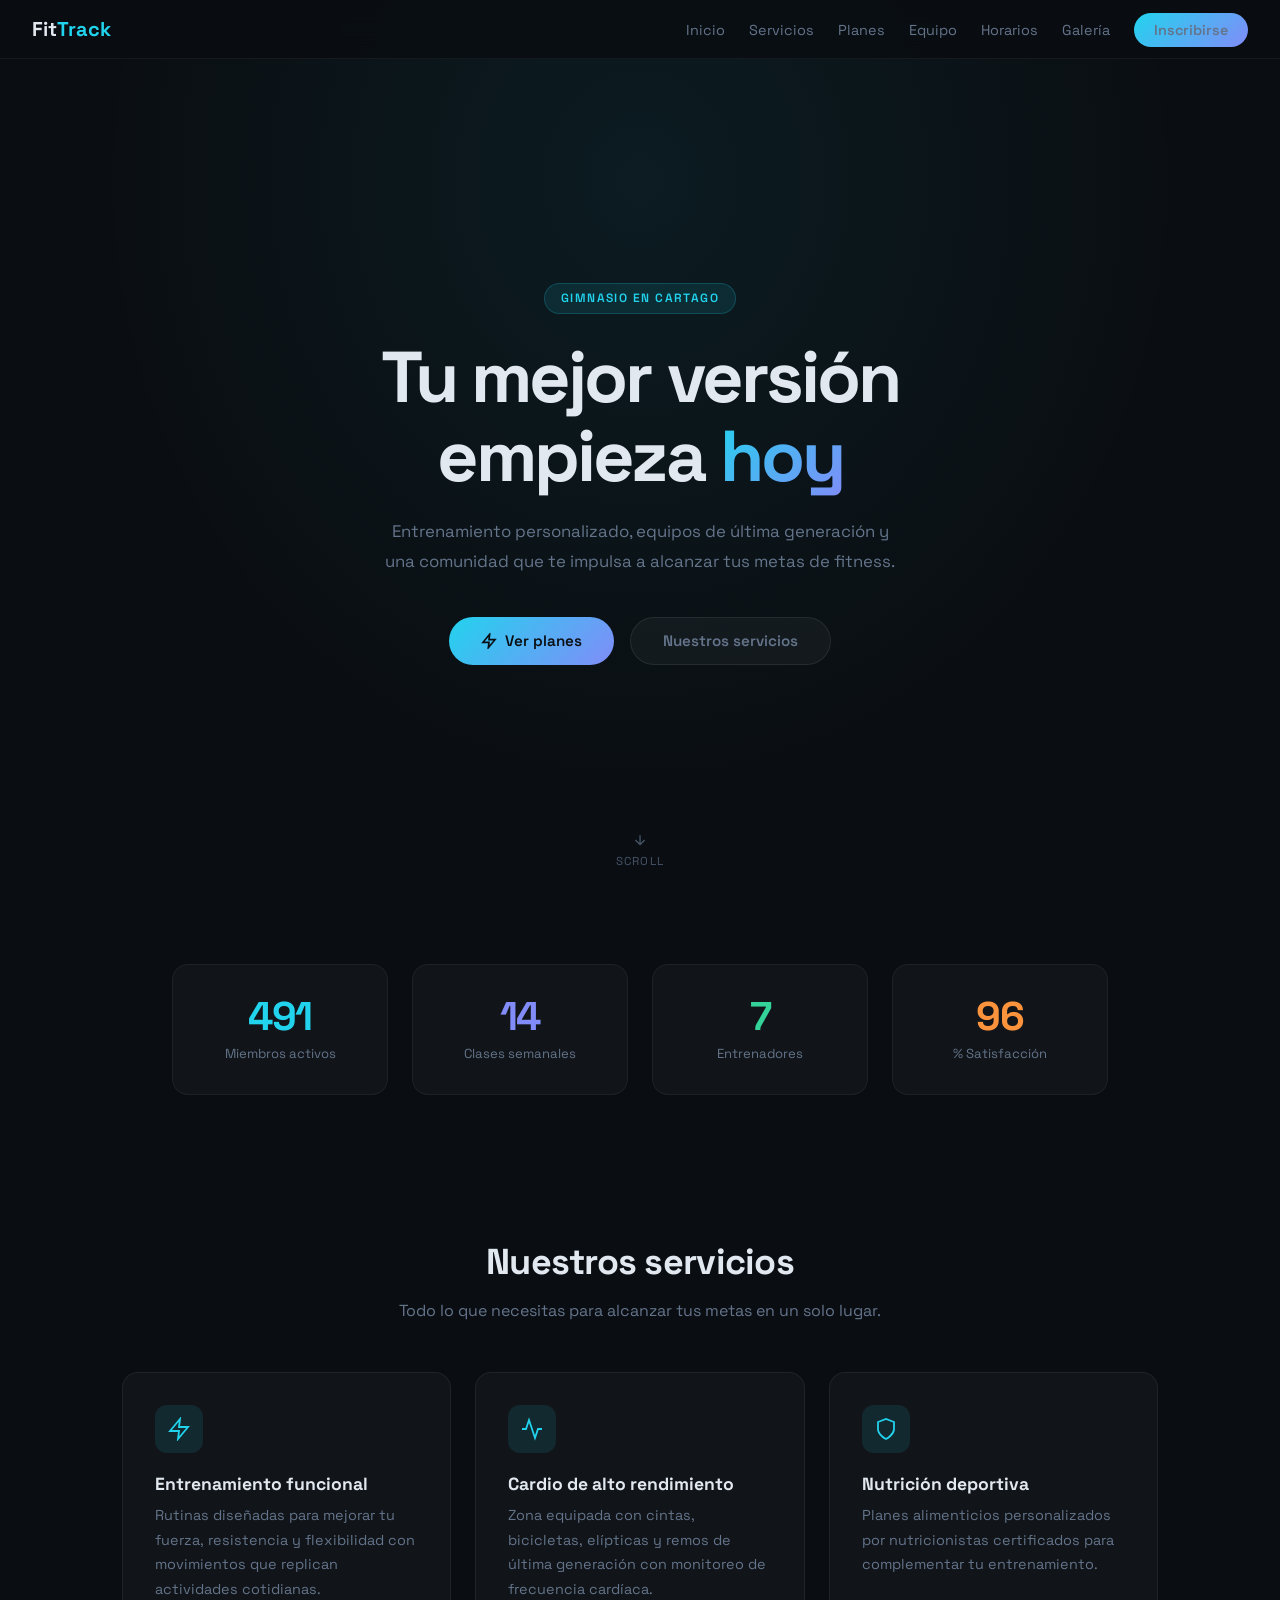
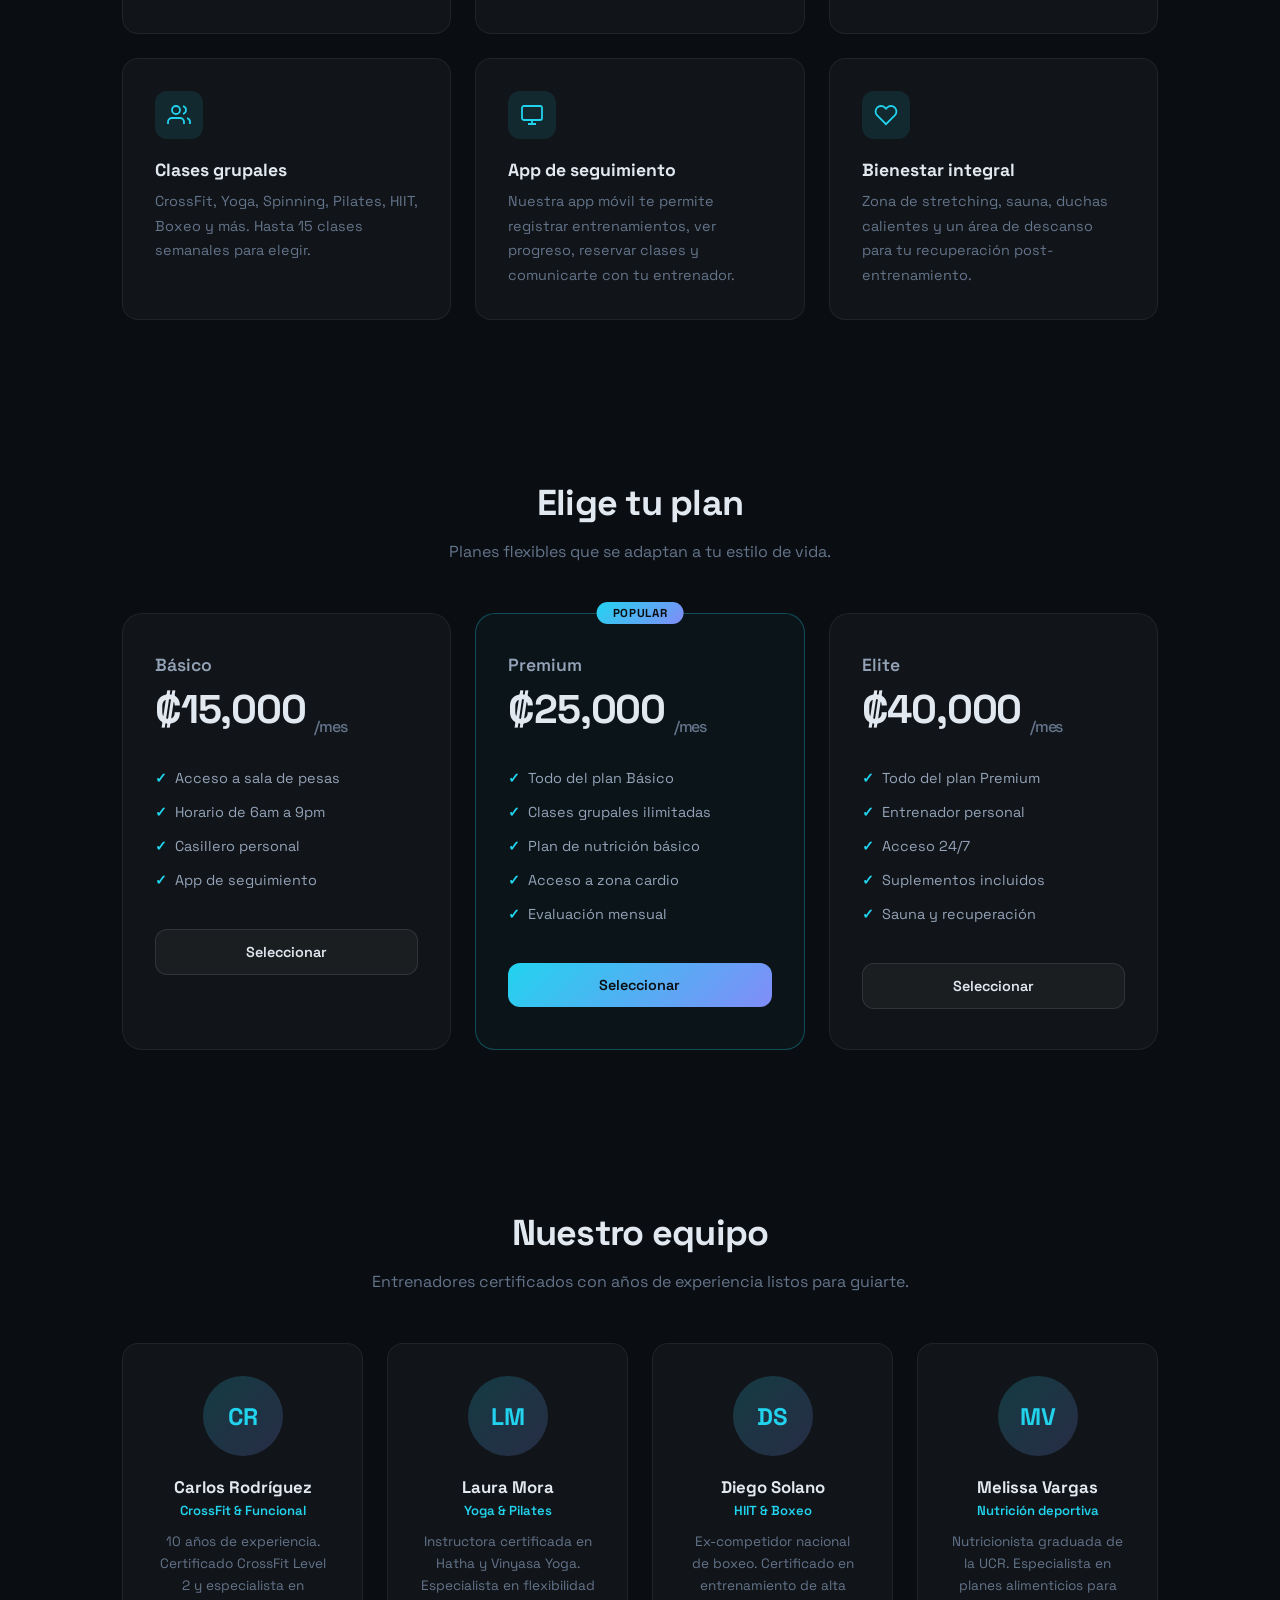
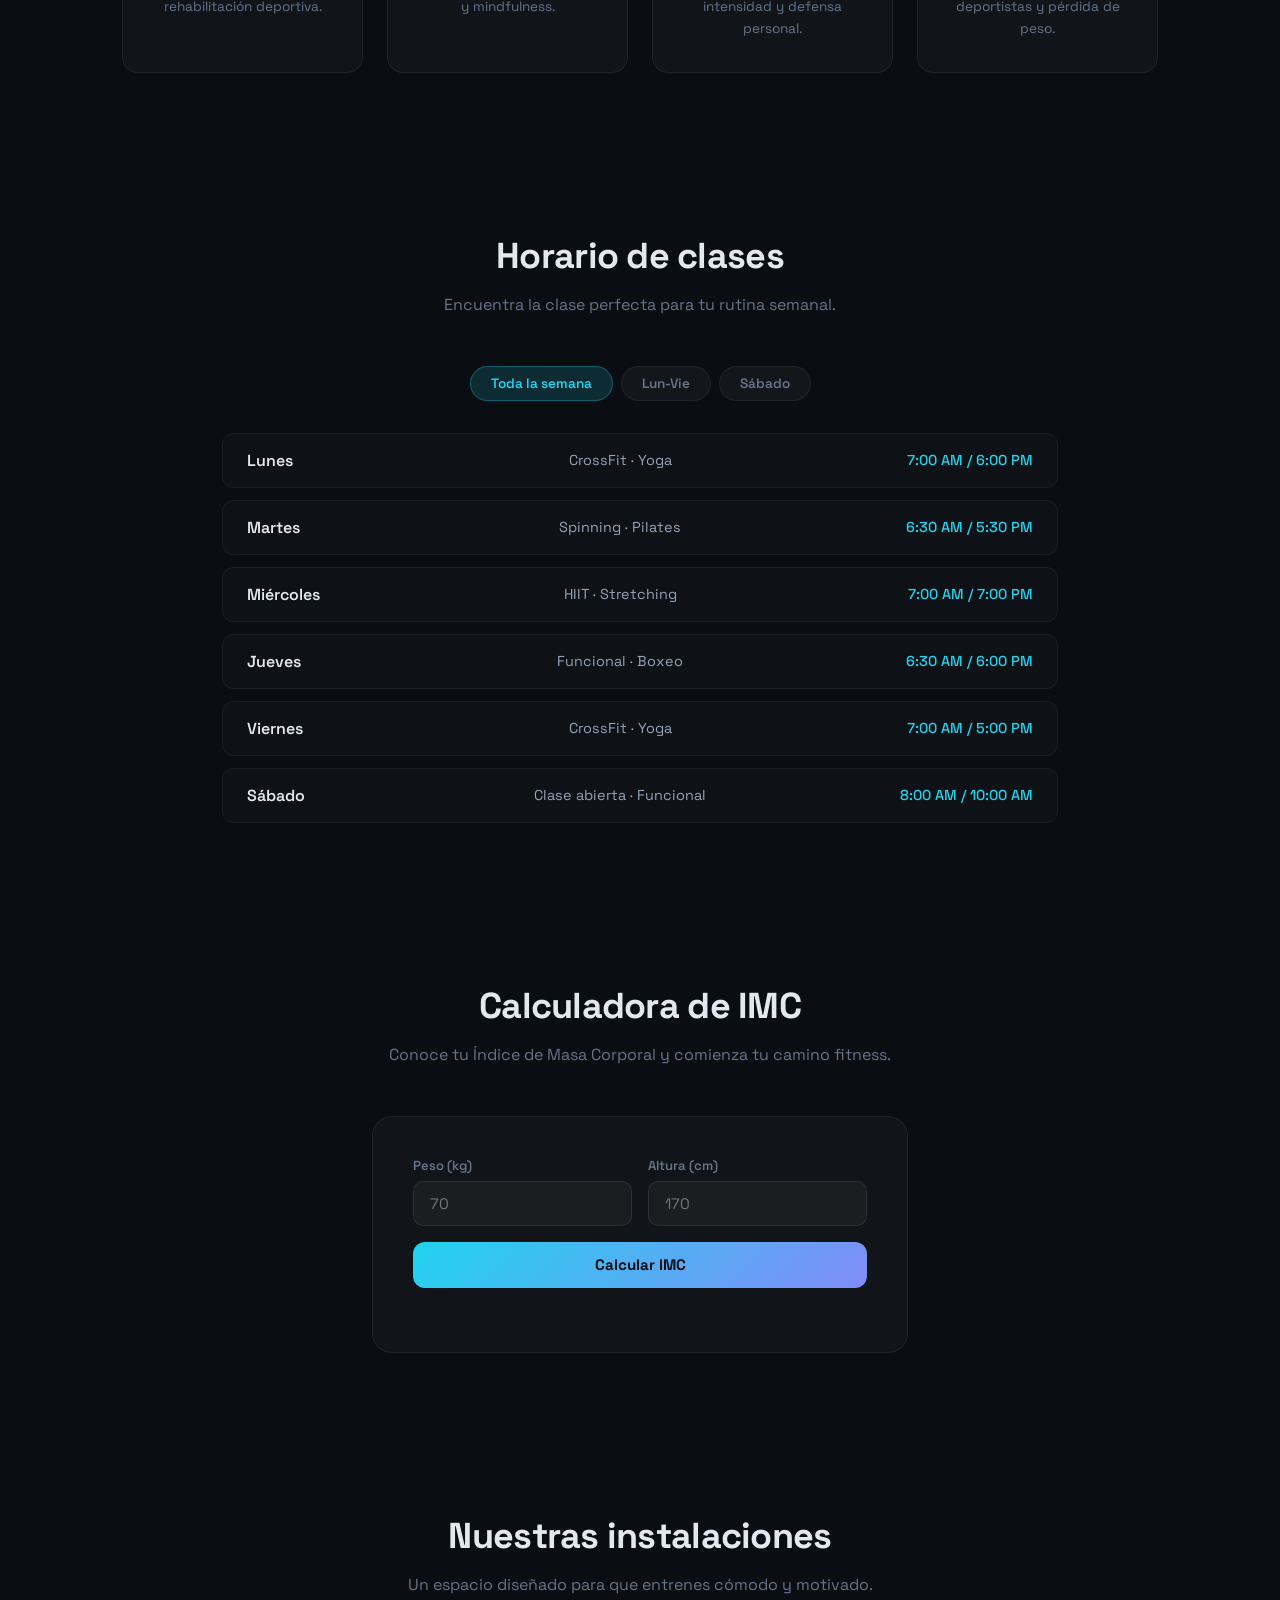
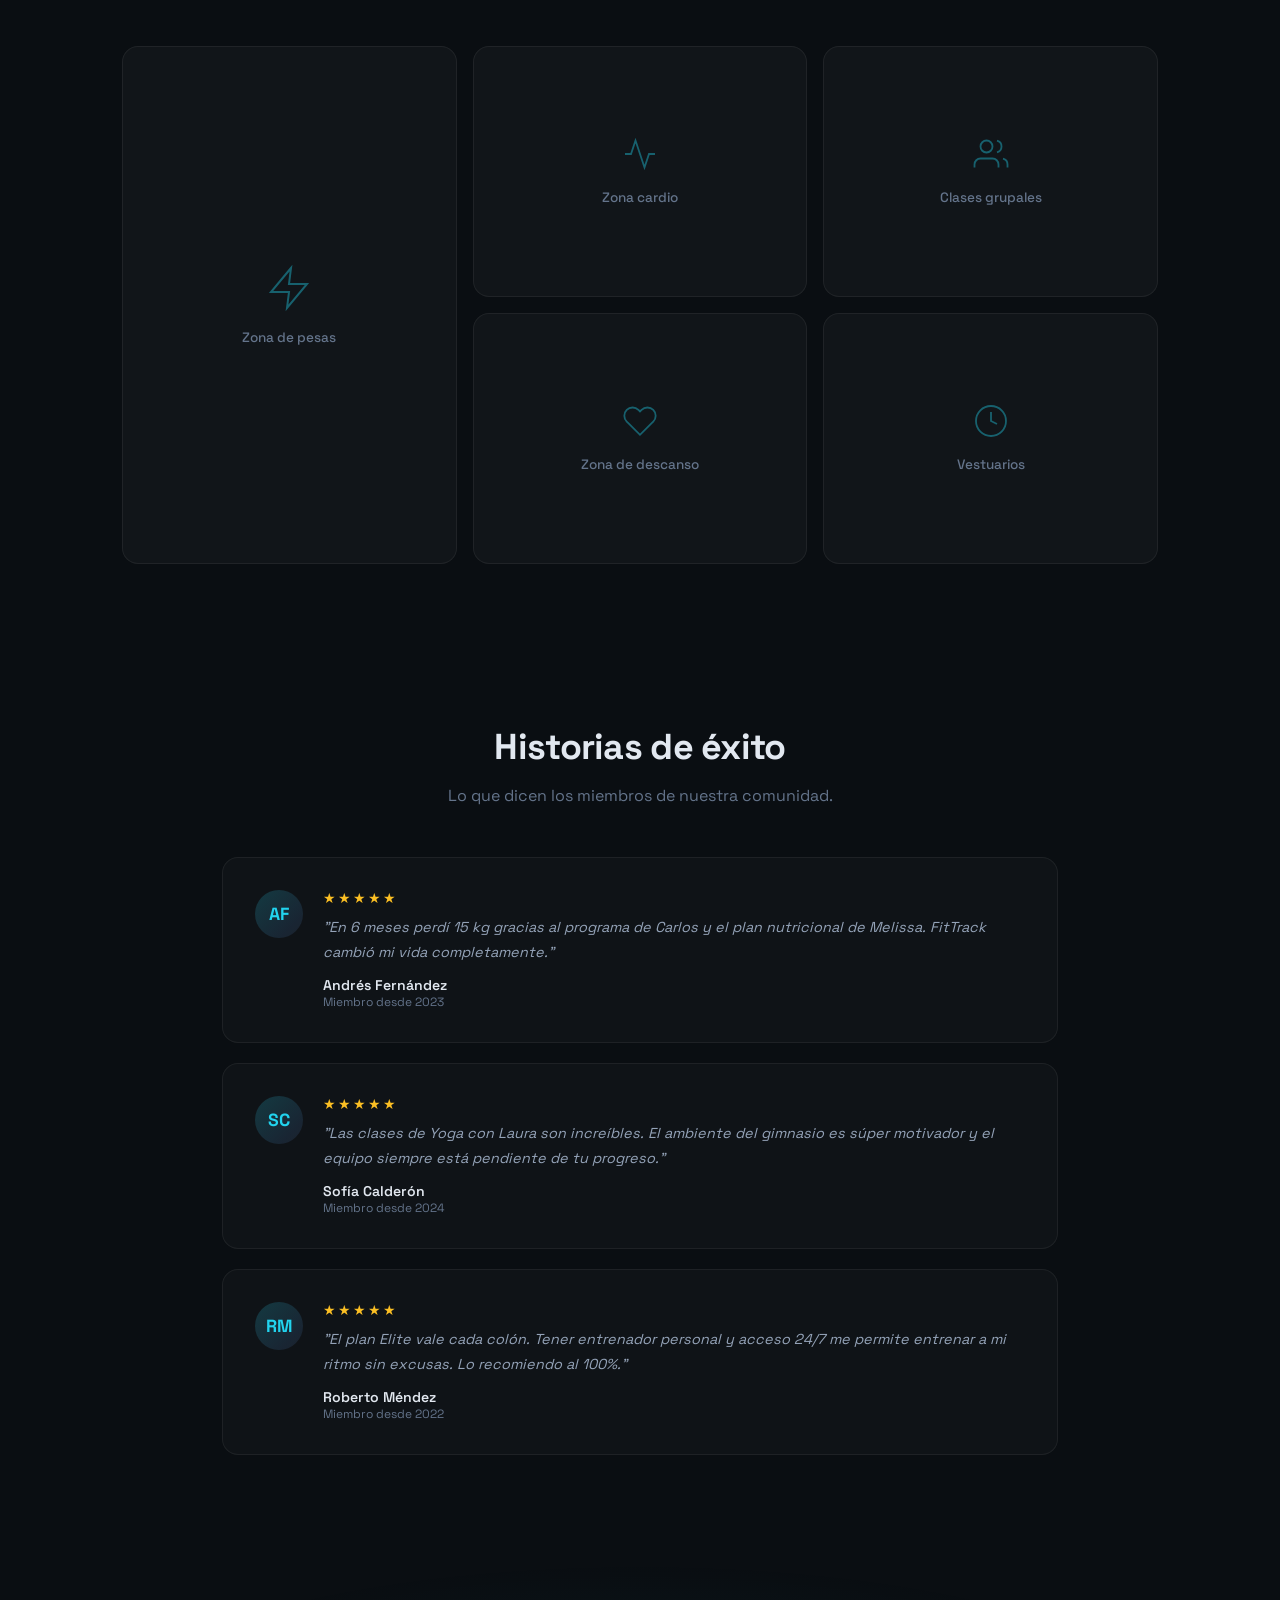
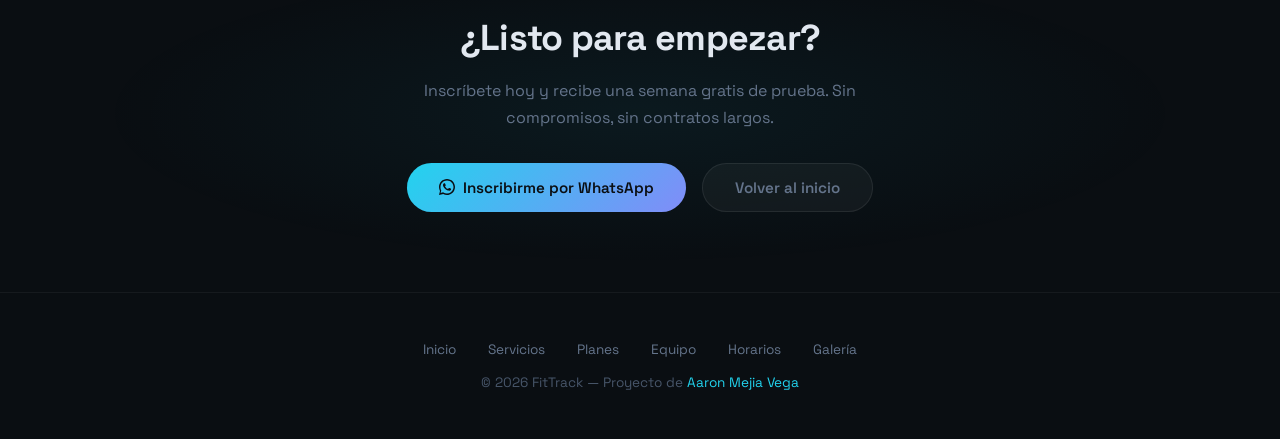
<file: proyecto2/index.html>
<!DOCTYPE html>
<html lang="es">
<head>
  <meta charset="UTF-8" />
  <meta name="viewport" content="width=device-width, initial-scale=1.0" />
  <title>FitTrack — Tu Gimnasio en Cartago</title>
  <style>
    @import url('https://fonts.googleapis.com/css2?family=Space+Grotesk:wght@300;400;500;600;700;800&display=swap');
    *{margin:0;padding:0;box-sizing:border-box;}
    body{font-family:'Space Grotesk',sans-serif;background:#0a0e12;color:#e2e8f0;overflow-x:hidden;}
    a{color:inherit;text-decoration:none;}
    .reveal{opacity:0;transform:translateY(30px);transition:opacity 0.7s,transform 0.7s;}
    .reveal.visible{opacity:1;transform:translateY(0);}

    .navbar{position:fixed;top:0;left:0;right:0;z-index:100;display:flex;align-items:center;justify-content:space-between;padding:1rem 2rem;background:rgba(10,14,18,0.85);backdrop-filter:blur(16px);border-bottom:1px solid rgba(255,255,255,0.05);transition:padding 0.3s,background 0.3s;}
    .navbar.scrolled{padding:0.7rem 2rem;background:rgba(10,14,18,0.95);}
    .logo{font-weight:700;font-size:1.25rem;}
    .logo span{color:#22d3ee;}
    .nav-links{display:flex;gap:1.5rem;list-style:none;align-items:center;}
    .nav-links a{font-size:0.9rem;color:#64748b;transition:color 0.3s;position:relative;}
    .nav-links a:hover{color:#e2e8f0;}
    .nav-links a::after{content:'';position:absolute;bottom:-4px;left:0;width:0;height:2px;background:#22d3ee;transition:width 0.3s;}
    .nav-links a:hover::after{width:100%;}
    .nav-cta{background:linear-gradient(135deg,#22d3ee,#818cf8);color:#0a0e12;padding:0.5rem 1.25rem;border-radius:50px;font-weight:600;font-size:0.85rem;transition:all 0.3s;border:none;cursor:pointer;font-family:inherit;}
    .nav-cta:hover{transform:translateY(-1px);box-shadow:0 4px 16px rgba(34,211,238,0.3);}
    .btn-hamburger{display:none;background:none;border:none;color:#e2e8f0;cursor:pointer;padding:4px;}
    .mobile-overlay{display:none;position:fixed;inset:0;background:rgba(0,0,0,0.5);z-index:90;}
    .mobile-overlay.open{display:block;}
    .mobile-menu{display:none;position:fixed;top:0;right:0;bottom:0;width:280px;z-index:95;background:#0f1318;padding:2rem 1.5rem;flex-direction:column;gap:1.5rem;transform:translateX(100%);transition:transform 0.3s;}
    .mobile-menu.open{display:flex;transform:translateX(0);}
    .mobile-menu-close{align-self:flex-end;background:none;border:none;color:#64748b;cursor:pointer;padding:4px;}
    .mobile-menu a{font-size:1.1rem;color:#64748b;padding:0.75rem 0;border-bottom:1px solid rgba(255,255,255,0.06);transition:color 0.2s;}
    .mobile-menu a:hover{color:#e2e8f0;}

    .hero{min-height:100vh;display:flex;flex-direction:column;align-items:center;justify-content:center;text-align:center;padding:7rem 2rem 4rem;position:relative;background:radial-gradient(ellipse at 50% 20%,rgba(34,211,238,0.07) 0%,transparent 60%);}
    .hero-particles{position:absolute;inset:0;overflow:hidden;pointer-events:none;}
    .hero-particle{position:absolute;width:3px;height:3px;background:#22d3ee;border-radius:50%;opacity:0;animation:floatUp 6s infinite;}
    @keyframes floatUp{0%{opacity:0;transform:translateY(0) scale(0);}20%{opacity:0.5;}100%{opacity:0;transform:translateY(-400px) scale(1);}}
    .hero-badge{display:inline-block;font-size:0.75rem;font-weight:600;letter-spacing:0.12em;text-transform:uppercase;color:#22d3ee;background:rgba(34,211,238,0.1);padding:0.4rem 1rem;border-radius:50px;border:1px solid rgba(34,211,238,0.2);margin-bottom:1.5rem;animation:fadeInDown 0.8s 0.2s both;}
    .hero h1{font-size:clamp(2.5rem,6vw,4.5rem);font-weight:700;letter-spacing:-0.04em;line-height:1.1;margin-bottom:1.25rem;animation:fadeInDown 0.8s 0.4s both;}
    .hero h1 em{background:linear-gradient(135deg,#22d3ee,#818cf8);-webkit-background-clip:text;background-clip:text;-webkit-text-fill-color:transparent;font-style:normal;}
    .hero p{max-width:520px;color:#64748b;font-size:1.05rem;line-height:1.8;margin-bottom:2.5rem;animation:fadeInDown 0.8s 0.6s both;}
    .hero-buttons{display:flex;gap:1rem;flex-wrap:wrap;justify-content:center;animation:fadeInDown 0.8s 0.8s both;}
    @keyframes fadeInDown{0%{opacity:0;transform:translateY(-20px);}100%{opacity:1;transform:translateY(0);}}
    .hero-scroll{position:absolute;bottom:2rem;left:50%;transform:translateX(-50%);display:flex;flex-direction:column;align-items:center;gap:6px;color:#475569;font-size:0.72rem;letter-spacing:0.1em;text-transform:uppercase;animation:bounce 2s infinite;}
    @keyframes bounce{0%,100%{transform:translateX(-50%) translateY(0);}50%{transform:translateX(-50%) translateY(8px);}}
    .btn{display:inline-flex;align-items:center;gap:8px;padding:0.85rem 2rem;border-radius:50px;font-weight:600;font-size:0.95rem;transition:all 0.3s;cursor:pointer;border:none;font-family:inherit;}
    .btn-primary{background:linear-gradient(135deg,#22d3ee,#818cf8);color:#0a0e12;}
    .btn-primary:hover{transform:translateY(-2px);box-shadow:0 8px 30px rgba(34,211,238,0.25);}
    .btn-ghost{background:rgba(255,255,255,0.04);color:#64748b;border:1px solid rgba(255,255,255,0.08);}
    .btn-ghost:hover{color:#e2e8f0;border-color:rgba(255,255,255,0.15);}

    .section-header{text-align:center;max-width:600px;margin:0 auto 3rem;}
    .section-header h2{font-size:clamp(1.75rem,4vw,2.25rem);font-weight:700;margin-bottom:0.75rem;letter-spacing:-0.02em;}
    .section-header p{color:#64748b;font-size:1rem;line-height:1.7;}

    .stats{padding:4rem 2rem;max-width:1000px;margin:0 auto;display:grid;grid-template-columns:repeat(4,1fr);gap:1.5rem;text-align:center;}
    .stat-box{background:rgba(255,255,255,0.03);border:1px solid rgba(255,255,255,0.05);border-radius:16px;padding:2rem 1rem;transition:border-color 0.3s;}
    .stat-box:hover{border-color:rgba(34,211,238,0.2);}
    .stat-num{font-size:2.5rem;font-weight:800;letter-spacing:-0.03em;line-height:1;}
    .stat-num.cyan{color:#22d3ee;}
    .stat-num.purple{color:#818cf8;}
    .stat-num.green{color:#34d399;}
    .stat-num.orange{color:#fb923c;}
    .stat-label{font-size:0.82rem;color:#64748b;margin-top:0.5rem;}

    .features{padding:5rem 2rem;max-width:1100px;margin:0 auto;}
    .features-grid{display:grid;grid-template-columns:repeat(auto-fit,minmax(300px,1fr));gap:1.5rem;}
    .feature-card{background:rgba(255,255,255,0.03);border:1px solid rgba(255,255,255,0.06);border-radius:16px;padding:2rem;transition:border-color 0.3s,transform 0.3s;}
    .feature-card:hover{border-color:rgba(34,211,238,0.3);transform:translateY(-4px);}
    .feature-icon{width:48px;height:48px;background:rgba(34,211,238,0.1);border-radius:12px;display:flex;align-items:center;justify-content:center;margin-bottom:1.25rem;color:#22d3ee;}
    .feature-card h3{font-size:1.1rem;font-weight:700;margin-bottom:0.5rem;}
    .feature-card p{font-size:0.9rem;color:#64748b;line-height:1.7;}

    .plans{padding:5rem 2rem;max-width:1100px;margin:0 auto;}
    .plans-grid{display:grid;grid-template-columns:repeat(auto-fit,minmax(300px,1fr));gap:1.5rem;}
    .plan-card{background:rgba(255,255,255,0.03);border:1px solid rgba(255,255,255,0.06);border-radius:20px;padding:2.5rem 2rem;transition:border-color 0.3s,transform 0.3s;position:relative;}
    .plan-card:hover{border-color:rgba(34,211,238,0.3);transform:translateY(-4px);}
    .plan-card.featured{border-color:rgba(34,211,238,0.3);background:rgba(34,211,238,0.03);}
    .plan-card.featured::before{content:'Popular';position:absolute;top:-12px;left:50%;transform:translateX(-50%);background:linear-gradient(135deg,#22d3ee,#818cf8);color:#0a0e12;font-size:0.72rem;font-weight:700;padding:0.25rem 1rem;border-radius:50px;letter-spacing:0.06em;text-transform:uppercase;}
    .plan-name{font-size:1.1rem;font-weight:600;color:#94a3b8;margin-bottom:0.5rem;}
    .plan-price{font-size:2.5rem;font-weight:800;letter-spacing:-0.03em;margin-bottom:1.5rem;}
    .plan-price sub{font-size:1rem;color:#64748b;font-weight:500;}
    .plan-features{list-style:none;margin-bottom:2rem;}
    .plan-features li{font-size:0.9rem;color:#94a3b8;padding:0.5rem 0;display:flex;align-items:center;gap:8px;}
    .plan-features li::before{content:'✓';color:#22d3ee;font-weight:700;}
    .plan-btn{display:block;width:100%;text-align:center;padding:0.8rem;border-radius:12px;font-weight:600;font-size:0.9rem;transition:all 0.3s;border:none;font-family:inherit;cursor:pointer;}
    .plan-btn-outline{background:rgba(255,255,255,0.04);color:#e2e8f0;border:1px solid rgba(255,255,255,0.1);}
    .plan-btn-outline:hover{background:rgba(255,255,255,0.08);}
    .plan-btn-fill{background:linear-gradient(135deg,#22d3ee,#818cf8);color:#0a0e12;}
    .plan-btn-fill:hover{transform:translateY(-2px);box-shadow:0 6px 20px rgba(34,211,238,0.2);}

    .trainers{padding:5rem 2rem;max-width:1100px;margin:0 auto;}
    .trainers-grid{display:grid;grid-template-columns:repeat(auto-fit,minmax(240px,1fr));gap:1.5rem;}
    .trainer-card{background:rgba(255,255,255,0.03);border:1px solid rgba(255,255,255,0.06);border-radius:16px;padding:2rem;text-align:center;transition:border-color 0.3s,transform 0.3s;}
    .trainer-card:hover{border-color:rgba(34,211,238,0.3);transform:translateY(-4px);}
    .trainer-avatar{width:80px;height:80px;border-radius:50%;margin:0 auto 1.25rem;background:linear-gradient(135deg,rgba(34,211,238,0.2),rgba(129,140,248,0.2));display:flex;align-items:center;justify-content:center;font-weight:700;color:#22d3ee;font-size:1.5rem;}
    .trainer-card h3{font-size:1.05rem;font-weight:700;margin-bottom:0.25rem;}
    .trainer-card .trainer-specialty{font-size:0.82rem;color:#22d3ee;font-weight:600;margin-bottom:0.75rem;}
    .trainer-card p{font-size:0.85rem;color:#64748b;line-height:1.6;}

    .schedule{padding:5rem 2rem;max-width:900px;margin:0 auto;}
    .schedule-tabs{display:flex;justify-content:center;gap:0.5rem;margin-bottom:2rem;flex-wrap:wrap;}
    .schedule-tab{padding:0.5rem 1.25rem;border-radius:50px;font-size:0.85rem;font-weight:600;background:rgba(255,255,255,0.04);color:#64748b;border:1px solid rgba(255,255,255,0.06);cursor:pointer;transition:all 0.3s;font-family:inherit;}
    .schedule-tab:hover{color:#e2e8f0;border-color:rgba(255,255,255,0.12);}
    .schedule-tab.active{background:rgba(34,211,238,0.15);color:#22d3ee;border-color:rgba(34,211,238,0.3);}
    .schedule-list{display:flex;flex-direction:column;gap:0.75rem;}
    .schedule-row{display:flex;justify-content:space-between;align-items:center;background:rgba(255,255,255,0.02);border:1px solid rgba(255,255,255,0.05);border-radius:12px;padding:1rem 1.5rem;transition:border-color 0.3s,transform 0.3s;}
    .schedule-row:hover{border-color:rgba(34,211,238,0.2);transform:translateY(-2px);}
    .schedule-day{font-weight:600;min-width:100px;}
    .schedule-class{color:#94a3b8;font-size:0.9rem;flex:1;text-align:center;}
    .schedule-time{color:#22d3ee;font-size:0.9rem;font-weight:500;min-width:140px;text-align:right;}

    .bmi{padding:5rem 2rem;max-width:600px;margin:0 auto;}
    .bmi-card{background:rgba(255,255,255,0.03);border:1px solid rgba(255,255,255,0.06);border-radius:20px;padding:2.5rem;}
    .bmi-form{display:grid;grid-template-columns:1fr 1fr;gap:1rem;margin-bottom:1.5rem;}
    .bmi-field{display:flex;flex-direction:column;gap:0.4rem;}
    .bmi-field label{font-size:0.82rem;color:#64748b;font-weight:600;}
    .bmi-field input{background:rgba(255,255,255,0.04);border:1px solid rgba(255,255,255,0.08);border-radius:10px;padding:0.75rem 1rem;color:#e2e8f0;font-family:inherit;font-size:0.95rem;outline:none;transition:border-color 0.3s;}
    .bmi-field input:focus{border-color:rgba(34,211,238,0.4);}
    .bmi-calc-btn{grid-column:1/-1;background:linear-gradient(135deg,#22d3ee,#818cf8);color:#0a0e12;border:none;padding:0.85rem;border-radius:12px;font-weight:700;font-size:0.95rem;cursor:pointer;transition:all 0.3s;font-family:inherit;}
    .bmi-calc-btn:hover{transform:translateY(-2px);box-shadow:0 6px 20px rgba(34,211,238,0.25);}
    .bmi-result{text-align:center;padding:1.5rem;background:rgba(255,255,255,0.02);border-radius:12px;display:none;}
    .bmi-result.show{display:block;}
    .bmi-value{font-size:3rem;font-weight:800;letter-spacing:-0.03em;margin-bottom:0.25rem;}
    .bmi-category{font-size:0.95rem;font-weight:600;margin-bottom:0.5rem;}
    .bmi-bar{width:100%;height:8px;border-radius:4px;background:linear-gradient(90deg,#22d3ee 0%,#34d399 25%,#fbbf24 50%,#fb923c 75%,#ef4444 100%);position:relative;margin-top:1rem;}
    .bmi-marker{width:12px;height:12px;border-radius:50%;background:#fff;border:2px solid #0a0e12;position:absolute;top:-2px;transition:left 0.5s;}

    .testimonials{padding:5rem 2rem;max-width:900px;margin:0 auto;}
    .testimonials-grid{display:flex;flex-direction:column;gap:1.25rem;}
    .testimonial{background:rgba(255,255,255,0.025);border:1px solid rgba(255,255,255,0.06);border-radius:16px;padding:2rem;display:flex;gap:1.25rem;transition:border-color 0.3s;}
    .testimonial:hover{border-color:rgba(34,211,238,0.2);}
    .testimonial-avatar{width:48px;height:48px;border-radius:50%;flex-shrink:0;background:linear-gradient(135deg,rgba(34,211,238,0.2),rgba(129,140,248,0.1));display:flex;align-items:center;justify-content:center;font-weight:700;color:#22d3ee;font-size:1.1rem;}
    .testimonial-body{flex:1;}
    .testimonial-stars{color:#fbbf24;font-size:0.85rem;letter-spacing:2px;margin-bottom:0.5rem;}
    .testimonial-text{font-size:0.9rem;color:#94a3b8;line-height:1.7;margin-bottom:0.75rem;font-style:italic;}
    .testimonial-name{font-weight:600;font-size:0.88rem;}
    .testimonial-role{font-size:0.75rem;color:#64748b;}

    .gallery{padding:5rem 2rem;max-width:1100px;margin:0 auto;}
    .gallery-grid{display:grid;grid-template-columns:repeat(3,1fr);gap:1rem;}
    .gallery-card{background:rgba(255,255,255,0.03);border:1px solid rgba(255,255,255,0.06);border-radius:16px;aspect-ratio:4/3;display:flex;flex-direction:column;align-items:center;justify-content:center;position:relative;overflow:hidden;transition:border-color 0.3s,transform 0.3s;}
    .gallery-card:hover{border-color:rgba(34,211,238,0.3);transform:translateY(-4px);}
    .gallery-card:nth-child(1){grid-row:span 2;aspect-ratio:auto;}
    .gallery-icon{color:#22d3ee;opacity:0.4;margin-bottom:0.75rem;}
    .gallery-label{font-size:0.85rem;color:#64748b;font-weight:500;}
    .gallery-overlay{position:absolute;inset:0;background:linear-gradient(180deg,transparent 50%,rgba(10,14,18,0.85) 100%);display:flex;align-items:flex-end;padding:1.25rem;opacity:0;transition:opacity 0.3s;}
    .gallery-card:hover .gallery-overlay{opacity:1;}
    .gallery-overlay span{font-size:0.85rem;font-weight:600;color:#e2e8f0;}

    .cta{padding:5rem 2rem;text-align:center;background:radial-gradient(ellipse at center,rgba(34,211,238,0.06) 0%,transparent 60%);}
    .cta h2{font-size:clamp(1.75rem,4vw,2.25rem);font-weight:700;margin-bottom:1rem;letter-spacing:-0.02em;}
    .cta p{color:#64748b;max-width:480px;margin:0 auto 2rem;font-size:1rem;line-height:1.7;}

    .footer{text-align:center;padding:3rem 2rem;border-top:1px solid rgba(255,255,255,0.05);color:#475569;font-size:0.85rem;}
    .footer a{color:#22d3ee;}
    .footer-links{display:flex;justify-content:center;gap:2rem;margin-bottom:1rem;flex-wrap:wrap;}
    .footer-links a{color:#64748b;font-size:0.85rem;transition:color 0.3s;}
    .footer-links a:hover{color:#e2e8f0;}

    .back-top{position:fixed;bottom:2rem;right:2rem;width:44px;height:44px;border-radius:50%;background:linear-gradient(135deg,#22d3ee,#818cf8);color:#0a0e12;border:none;cursor:pointer;display:flex;align-items:center;justify-content:center;opacity:0;transform:translateY(20px);transition:opacity 0.3s,transform 0.3s;z-index:50;box-shadow:0 4px 16px rgba(34,211,238,0.3);}
    .back-top.show{opacity:1;transform:translateY(0);}
    .back-top:hover{transform:translateY(-2px);}

    @media(max-width:900px){.stats{grid-template-columns:repeat(2,1fr);}.gallery-grid{grid-template-columns:repeat(2,1fr);}.gallery-card:nth-child(1){grid-row:auto;}}
    @media(max-width:768px){.nav-links{display:none;}.btn-hamburger{display:flex;}.navbar{padding:0.8rem 1.25rem;}}
    @media(max-width:600px){.stats{grid-template-columns:1fr 1fr;}.features-grid,.plans-grid,.trainers-grid{grid-template-columns:1fr;}.gallery-grid{grid-template-columns:1fr;}.testimonial{flex-direction:column;gap:1rem;}.hero{padding:6rem 1.25rem 3rem;}.bmi-form{grid-template-columns:1fr;}.schedule-row{flex-direction:column;gap:0.5rem;text-align:center;}.schedule-day,.schedule-time{min-width:auto;text-align:center;}}
    @media(max-width:400px){.stats{grid-template-columns:1fr;}}
  </style>
</head>
<body>
  <nav class="navbar" id="navbar">
    <div class="logo">Fit<span>Track</span></div>
    <ul class="nav-links">
      <li><a href="#inicio">Inicio</a></li>
      <li><a href="#servicios">Servicios</a></li>
      <li><a href="#planes">Planes</a></li>
      <li><a href="#equipo">Equipo</a></li>
      <li><a href="#horarios">Horarios</a></li>
      <li><a href="#galeria">Galería</a></li>
      <li><a href="#inscribirse" class="nav-cta">Inscribirse</a></li>
    </ul>
    <button class="btn-hamburger" id="btnHamburger" aria-label="Abrir menú">
      <svg width="24" height="24" viewBox="0 0 24 24" fill="none" stroke="currentColor" stroke-width="2"><line x1="3" y1="6" x2="21" y2="6"/><line x1="3" y1="12" x2="21" y2="12"/><line x1="3" y1="18" x2="21" y2="18"/></svg>
    </button>
  </nav>
  <div class="mobile-overlay" id="mobileOverlay"></div>
  <div class="mobile-menu" id="mobileMenu">
    <button class="mobile-menu-close" id="mobileClose" aria-label="Cerrar menú">
      <svg width="24" height="24" viewBox="0 0 24 24" fill="none" stroke="currentColor" stroke-width="2"><line x1="18" y1="6" x2="6" y2="18"/><line x1="6" y1="6" x2="18" y2="18"/></svg>
    </button>
    <a href="#inicio" class="mobile-link">Inicio</a>
    <a href="#servicios" class="mobile-link">Servicios</a>
    <a href="#planes" class="mobile-link">Planes</a>
    <a href="#equipo" class="mobile-link">Equipo</a>
    <a href="#horarios" class="mobile-link">Horarios</a>
    <a href="#calculadora" class="mobile-link">Calculadora IMC</a>
    <a href="#galeria" class="mobile-link">Galería</a>
    <a href="#inscribirse" class="mobile-link">Inscribirse</a>
  </div>

  <section class="hero" id="inicio">
    <div class="hero-particles" id="particles"></div>
    <span class="hero-badge">Gimnasio en Cartago</span>
    <h1>Tu mejor versión<br>empieza <em>hoy</em></h1>
    <p>Entrenamiento personalizado, equipos de última generación y una comunidad que te impulsa a alcanzar tus metas de fitness.</p>
    <div class="hero-buttons">
      <a href="#planes" class="btn btn-primary">
        <svg width="16" height="16" viewBox="0 0 24 24" fill="none" stroke="currentColor" stroke-width="2.5"><polygon points="13 2 3 14 12 14 11 22 21 10 12 10 13 2"/></svg>
        Ver planes
      </a>
      <a href="#servicios" class="btn btn-ghost">Nuestros servicios</a>
    </div>
    <div class="hero-scroll">
      <svg width="16" height="16" viewBox="0 0 24 24" fill="none" stroke="currentColor" stroke-width="2"><path d="M12 5v14M5 12l7 7 7-7"/></svg>
      scroll
    </div>
  </section>

  <section class="stats reveal">
    <div class="stat-box"><div class="stat-num cyan" data-count="500">0</div><div class="stat-label">Miembros activos</div></div>
    <div class="stat-box"><div class="stat-num purple" data-count="15">0</div><div class="stat-label">Clases semanales</div></div>
    <div class="stat-box"><div class="stat-num green" data-count="8">0</div><div class="stat-label">Entrenadores</div></div>
    <div class="stat-box"><div class="stat-num orange" data-count="98">0</div><div class="stat-label">% Satisfacción</div></div>
  </section>

  <section class="features reveal" id="servicios">
    <div class="section-header"><h2>Nuestros servicios</h2><p>Todo lo que necesitas para alcanzar tus metas en un solo lugar.</p></div>
    <div class="features-grid">
      <div class="feature-card"><div class="feature-icon"><svg width="24" height="24" viewBox="0 0 24 24" fill="none" stroke="currentColor" stroke-width="1.8"><polygon points="13 2 3 14 12 14 11 22 21 10 12 10 13 2"/></svg></div><h3>Entrenamiento funcional</h3><p>Rutinas diseñadas para mejorar tu fuerza, resistencia y flexibilidad con movimientos que replican actividades cotidianas.</p></div>
      <div class="feature-card"><div class="feature-icon"><svg width="24" height="24" viewBox="0 0 24 24" fill="none" stroke="currentColor" stroke-width="1.8"><path d="M22 12h-4l-3 9L9 3l-3 9H2"/></svg></div><h3>Cardio de alto rendimiento</h3><p>Zona equipada con cintas, bicicletas, elípticas y remos de última generación con monitoreo de frecuencia cardíaca.</p></div>
      <div class="feature-card"><div class="feature-icon"><svg width="24" height="24" viewBox="0 0 24 24" fill="none" stroke="currentColor" stroke-width="1.8"><path d="M12 22s8-4 8-10V5l-8-3-8 3v7c0 6 8 10 8 10z"/></svg></div><h3>Nutrición deportiva</h3><p>Planes alimenticios personalizados por nutricionistas certificados para complementar tu entrenamiento.</p></div>
      <div class="feature-card"><div class="feature-icon"><svg width="24" height="24" viewBox="0 0 24 24" fill="none" stroke="currentColor" stroke-width="1.8"><path d="M17 21v-2a4 4 0 00-4-4H5a4 4 0 00-4 4v2"/><circle cx="9" cy="7" r="4"/><path d="M23 21v-2a4 4 0 00-3-3.87M16 3.13a4 4 0 010 7.75"/></svg></div><h3>Clases grupales</h3><p>CrossFit, Yoga, Spinning, Pilates, HIIT, Boxeo y más. Hasta 15 clases semanales para elegir.</p></div>
      <div class="feature-card"><div class="feature-icon"><svg width="24" height="24" viewBox="0 0 24 24" fill="none" stroke="currentColor" stroke-width="1.8"><rect x="2" y="3" width="20" height="14" rx="2"/><path d="M8 21h8M12 17v4"/></svg></div><h3>App de seguimiento</h3><p>Nuestra app móvil te permite registrar entrenamientos, ver progreso, reservar clases y comunicarte con tu entrenador.</p></div>
      <div class="feature-card"><div class="feature-icon"><svg width="24" height="24" viewBox="0 0 24 24" fill="none" stroke="currentColor" stroke-width="1.8"><path d="M20.84 4.61a5.5 5.5 0 00-7.78 0L12 5.67l-1.06-1.06a5.5 5.5 0 00-7.78 7.78l1.06 1.06L12 21.23l7.78-7.78 1.06-1.06a5.5 5.5 0 000-7.78z"/></svg></div><h3>Bienestar integral</h3><p>Zona de stretching, sauna, duchas calientes y un área de descanso para tu recuperación post-entrenamiento.</p></div>
    </div>
  </section>

  <section class="plans reveal" id="planes">
    <div class="section-header"><h2>Elige tu plan</h2><p>Planes flexibles que se adaptan a tu estilo de vida.</p></div>
    <div class="plans-grid">
      <div class="plan-card">
        <div class="plan-name">Básico</div>
        <div class="plan-price">₡15,000 <sub>/mes</sub></div>
        <ul class="plan-features"><li>Acceso a sala de pesas</li><li>Horario de 6am a 9pm</li><li>Casillero personal</li><li>App de seguimiento</li></ul>
        <button class="plan-btn plan-btn-outline">Seleccionar</button>
      </div>
      <div class="plan-card featured">
        <div class="plan-name">Premium</div>
        <div class="plan-price">₡25,000 <sub>/mes</sub></div>
        <ul class="plan-features"><li>Todo del plan Básico</li><li>Clases grupales ilimitadas</li><li>Plan de nutrición básico</li><li>Acceso a zona cardio</li><li>Evaluación mensual</li></ul>
        <button class="plan-btn plan-btn-fill">Seleccionar</button>
      </div>
      <div class="plan-card">
        <div class="plan-name">Elite</div>
        <div class="plan-price">₡40,000 <sub>/mes</sub></div>
        <ul class="plan-features"><li>Todo del plan Premium</li><li>Entrenador personal</li><li>Acceso 24/7</li><li>Suplementos incluidos</li><li>Sauna y recuperación</li></ul>
        <button class="plan-btn plan-btn-outline">Seleccionar</button>
      </div>
    </div>
  </section>

  <section class="trainers reveal" id="equipo">
    <div class="section-header"><h2>Nuestro equipo</h2><p>Entrenadores certificados con años de experiencia listos para guiarte.</p></div>
    <div class="trainers-grid">
      <div class="trainer-card"><div class="trainer-avatar">CR</div><h3>Carlos Rodríguez</h3><div class="trainer-specialty">CrossFit & Funcional</div><p>10 años de experiencia. Certificado CrossFit Level 2 y especialista en rehabilitación deportiva.</p></div>
      <div class="trainer-card"><div class="trainer-avatar">LM</div><h3>Laura Mora</h3><div class="trainer-specialty">Yoga & Pilates</div><p>Instructora certificada en Hatha y Vinyasa Yoga. Especialista en flexibilidad y mindfulness.</p></div>
      <div class="trainer-card"><div class="trainer-avatar">DS</div><h3>Diego Solano</h3><div class="trainer-specialty">HIIT & Boxeo</div><p>Ex-competidor nacional de boxeo. Certificado en entrenamiento de alta intensidad y defensa personal.</p></div>
      <div class="trainer-card"><div class="trainer-avatar">MV</div><h3>Melissa Vargas</h3><div class="trainer-specialty">Nutrición deportiva</div><p>Nutricionista graduada de la UCR. Especialista en planes alimenticios para deportistas y pérdida de peso.</p></div>
    </div>
  </section>

  <section class="schedule reveal" id="horarios">
    <div class="section-header"><h2>Horario de clases</h2><p>Encuentra la clase perfecta para tu rutina semanal.</p></div>
    <div class="schedule-tabs" id="scheduleTabs">
      <button class="schedule-tab active" data-day="all">Toda la semana</button>
      <button class="schedule-tab" data-day="lv">Lun-Vie</button>
      <button class="schedule-tab" data-day="sab">Sábado</button>
    </div>
    <div class="schedule-list" id="scheduleList"></div>
  </section>

  <section class="bmi reveal" id="calculadora">
    <div class="section-header"><h2>Calculadora de IMC</h2><p>Conoce tu Índice de Masa Corporal y comienza tu camino fitness.</p></div>
    <div class="bmi-card">
      <div class="bmi-form" id="bmiForm">
        <div class="bmi-field"><label>Peso (kg)</label><input type="number" id="bmiWeight" placeholder="70" min="20" max="300"></div>
        <div class="bmi-field"><label>Altura (cm)</label><input type="number" id="bmiHeight" placeholder="170" min="100" max="250"></div>
        <button class="bmi-calc-btn" id="bmiCalc">Calcular IMC</button>
      </div>
      <div class="bmi-result" id="bmiResult">
        <div class="bmi-value" id="bmiValue">0</div>
        <div class="bmi-category" id="bmiCategory"></div>
        <div class="bmi-bar"><div class="bmi-marker" id="bmiMarker" style="left:0%"></div></div>
      </div>
    </div>
  </section>

  <section class="gallery reveal" id="galeria">
    <div class="section-header"><h2>Nuestras instalaciones</h2><p>Un espacio diseñado para que entrenes cómodo y motivado.</p></div>
    <div class="gallery-grid">
      <div class="gallery-card"><div class="gallery-icon"><svg width="48" height="48" viewBox="0 0 24 24" fill="none" stroke="currentColor" stroke-width="1"><polygon points="13 2 3 14 12 14 11 22 21 10 12 10 13 2"/></svg></div><span class="gallery-label">Zona de pesas</span><div class="gallery-overlay"><span>Equipos de última generación</span></div></div>
      <div class="gallery-card"><div class="gallery-icon"><svg width="36" height="36" viewBox="0 0 24 24" fill="none" stroke="currentColor" stroke-width="1.2"><path d="M22 12h-4l-3 9L9 3l-3 9H2"/></svg></div><span class="gallery-label">Zona cardio</span><div class="gallery-overlay"><span>Cintas, bicicletas y elípticas</span></div></div>
      <div class="gallery-card"><div class="gallery-icon"><svg width="36" height="36" viewBox="0 0 24 24" fill="none" stroke="currentColor" stroke-width="1.2"><path d="M17 21v-2a4 4 0 00-4-4H5a4 4 0 00-4 4v2"/><circle cx="9" cy="7" r="4"/><path d="M23 21v-2a4 4 0 00-3-3.87M16 3.13a4 4 0 010 7.75"/></svg></div><span class="gallery-label">Clases grupales</span><div class="gallery-overlay"><span>Salón amplio para grupos</span></div></div>
      <div class="gallery-card"><div class="gallery-icon"><svg width="36" height="36" viewBox="0 0 24 24" fill="none" stroke="currentColor" stroke-width="1.2"><path d="M20.84 4.61a5.5 5.5 0 00-7.78 0L12 5.67l-1.06-1.06a5.5 5.5 0 00-7.78 7.78l1.06 1.06L12 21.23l7.78-7.78 1.06-1.06a5.5 5.5 0 000-7.78z"/></svg></div><span class="gallery-label">Zona de descanso</span><div class="gallery-overlay"><span>Relájate post-entrenamiento</span></div></div>
      <div class="gallery-card"><div class="gallery-icon"><svg width="36" height="36" viewBox="0 0 24 24" fill="none" stroke="currentColor" stroke-width="1.2"><circle cx="12" cy="12" r="10"/><path d="M12 6v6l4 2"/></svg></div><span class="gallery-label">Vestuarios</span><div class="gallery-overlay"><span>Duchas y casilleros</span></div></div>
    </div>
  </section>

  <section class="testimonials reveal" id="opiniones">
    <div class="section-header"><h2>Historias de éxito</h2><p>Lo que dicen los miembros de nuestra comunidad.</p></div>
    <div class="testimonials-grid">
      <div class="testimonial"><div class="testimonial-avatar">AF</div><div class="testimonial-body"><div class="testimonial-stars">★★★★★</div><p class="testimonial-text">"En 6 meses perdí 15 kg gracias al programa de Carlos y el plan nutricional de Melissa. FitTrack cambió mi vida completamente."</p><div class="testimonial-name">Andrés Fernández</div><div class="testimonial-role">Miembro desde 2023</div></div></div>
      <div class="testimonial"><div class="testimonial-avatar">SC</div><div class="testimonial-body"><div class="testimonial-stars">★★★★★</div><p class="testimonial-text">"Las clases de Yoga con Laura son increíbles. El ambiente del gimnasio es súper motivador y el equipo siempre está pendiente de tu progreso."</p><div class="testimonial-name">Sofía Calderón</div><div class="testimonial-role">Miembro desde 2024</div></div></div>
      <div class="testimonial"><div class="testimonial-avatar">RM</div><div class="testimonial-body"><div class="testimonial-stars">★★★★★</div><p class="testimonial-text">"El plan Elite vale cada colón. Tener entrenador personal y acceso 24/7 me permite entrenar a mi ritmo sin excusas. Lo recomiendo al 100%."</p><div class="testimonial-name">Roberto Méndez</div><div class="testimonial-role">Miembro desde 2022</div></div></div>
    </div>
  </section>

  <section class="cta reveal" id="inscribirse">
    <h2>¿Listo para empezar?</h2>
    <p>Inscríbete hoy y recibe una semana gratis de prueba. Sin compromisos, sin contratos largos.</p>
    <div style="display:flex;gap:1rem;justify-content:center;flex-wrap:wrap;">
      <a href="https://wa.me/50689823726" target="_blank" class="btn btn-primary">
        <svg width="16" height="16" viewBox="0 0 24 24" fill="currentColor"><path d="M17.472 14.382c-.297-.149-1.758-.867-2.03-.967-.273-.099-.471-.148-.67.15-.197.297-.767.966-.94 1.164-.173.199-.347.223-.644.075-.297-.15-1.255-.463-2.39-1.475-.883-.788-1.48-1.761-1.653-2.059-.173-.297-.018-.458.13-.606.134-.133.298-.347.446-.52.149-.174.198-.298.298-.497.099-.198.05-.371-.025-.52-.075-.149-.669-1.612-.916-2.207-.242-.579-.487-.5-.669-.51-.173-.008-.371-.01-.57-.01-.198 0-.52.074-.792.372-.272.297-1.04 1.016-1.04 2.479 0 1.462 1.065 2.875 1.213 3.074.149.198 2.096 3.2 5.077 4.487.709.306 1.262.489 1.694.625.712.227 1.36.195 1.871.118.571-.085 1.758-.719 2.006-1.413.248-.694.248-1.289.173-1.413-.074-.124-.272-.198-.57-.347z"/><path d="M12 0C5.373 0 0 5.373 0 12c0 2.11.547 4.093 1.504 5.82L0 24l6.335-1.652A11.94 11.94 0 0012 24c6.627 0 12-5.373 12-12S18.627 0 12 0zm0 21.75c-1.943 0-3.81-.523-5.445-1.512l-.39-.232-3.758.98.999-3.648-.254-.404A9.72 9.72 0 012.25 12c0-5.385 4.365-9.75 9.75-9.75s9.75 4.365 9.75 9.75-4.365 9.75-9.75 9.75z"/></svg>
        Inscribirme por WhatsApp
      </a>
      <a href="#inicio" class="btn btn-ghost">Volver al inicio</a>
    </div>
  </section>

  <footer class="footer">
    <div class="footer-links"><a href="#inicio">Inicio</a><a href="#servicios">Servicios</a><a href="#planes">Planes</a><a href="#equipo">Equipo</a><a href="#horarios">Horarios</a><a href="#galeria">Galería</a></div>
    <p>&copy; 2026 FitTrack &mdash; Proyecto de <a href="../">Aaron Mejia Vega</a></p>
  </footer>

  <button class="back-top" id="backTop" aria-label="Volver arriba">
    <svg width="18" height="18" viewBox="0 0 24 24" fill="none" stroke="currentColor" stroke-width="2.5"><path d="M12 19V5M5 12l7-7 7 7"/></svg>
  </button>

  <script>
    (function(){
      'use strict';

      var scheduleData=[
        {day:'Lunes',classes:'CrossFit · Yoga',time:'7:00 AM / 6:00 PM',group:'lv'},
        {day:'Martes',classes:'Spinning · Pilates',time:'6:30 AM / 5:30 PM',group:'lv'},
        {day:'Miércoles',classes:'HIIT · Stretching',time:'7:00 AM / 7:00 PM',group:'lv'},
        {day:'Jueves',classes:'Funcional · Boxeo',time:'6:30 AM / 6:00 PM',group:'lv'},
        {day:'Viernes',classes:'CrossFit · Yoga',time:'7:00 AM / 5:00 PM',group:'lv'},
        {day:'Sábado',classes:'Clase abierta · Funcional',time:'8:00 AM / 10:00 AM',group:'sab'}
      ];
      var currentDay='all';
      function renderSchedule(){
        var list=document.getElementById('scheduleList');
        var filtered=currentDay==='all'?scheduleData:scheduleData.filter(function(s){return s.group===currentDay;});
        list.innerHTML=filtered.map(function(s){
          return '<div class="schedule-row"><span class="schedule-day">'+s.day+'</span><span class="schedule-class">'+s.classes+'</span><span class="schedule-time">'+s.time+'</span></div>';
        }).join('');
      }
      document.getElementById('scheduleTabs').addEventListener('click',function(e){
        var tab=e.target.closest('.schedule-tab');
        if(!tab) return;
        currentDay=tab.getAttribute('data-day');
        document.querySelectorAll('.schedule-tab').forEach(function(t){t.classList.remove('active');});
        tab.classList.add('active');
        renderSchedule();
      });
      renderSchedule();

      document.getElementById('bmiCalc').addEventListener('click',function(){
        var w=parseFloat(document.getElementById('bmiWeight').value);
        var h=parseFloat(document.getElementById('bmiHeight').value);
        if(!w||!h||w<20||h<100) return;
        var bmi=w/((h/100)*(h/100));
        bmi=Math.round(bmi*10)/10;
        var cat='',color='';
        if(bmi<18.5){cat='Bajo peso';color='#22d3ee';}
        else if(bmi<25){cat='Peso normal';color='#34d399';}
        else if(bmi<30){cat='Sobrepeso';color='#fbbf24';}
        else if(bmi<35){cat='Obesidad I';color='#fb923c';}
        else{cat='Obesidad II+';color='#ef4444';}
        document.getElementById('bmiValue').textContent=bmi;
        document.getElementById('bmiValue').style.color=color;
        document.getElementById('bmiCategory').textContent=cat;
        document.getElementById('bmiCategory').style.color=color;
        var pct=Math.min(Math.max((bmi-15)/30*100,0),100);
        document.getElementById('bmiMarker').style.left=pct+'%';
        document.getElementById('bmiResult').classList.add('show');
      });

      document.querySelectorAll('a[href^="#"]').forEach(function(a){
        a.addEventListener('click',function(e){
          var target=document.querySelector(a.getAttribute('href'));
          if(target){e.preventDefault();target.scrollIntoView({behavior:'smooth'});closeMobile();}
        });
      });

      var observer=new IntersectionObserver(function(entries){
        entries.forEach(function(entry){
          if(entry.isIntersecting){entry.target.classList.add('visible');if(entry.target.querySelector('.stat-num'))animateCounters();}
        });
      },{threshold:0.15});
      document.querySelectorAll('.reveal').forEach(function(el){observer.observe(el);});

      var countersAnimated=false;
      function animateCounters(){
        if(countersAnimated)return;countersAnimated=true;
        document.querySelectorAll('.stat-num[data-count]').forEach(function(el){
          var target=parseInt(el.getAttribute('data-count'),10);var duration=1500;var startTime=null;
          function step(timestamp){if(!startTime)startTime=timestamp;var progress=Math.min((timestamp-startTime)/duration,1);var eased=1-Math.pow(1-progress,3);el.textContent=Math.floor(eased*target);if(progress<1)requestAnimationFrame(step);else el.textContent=target;}
          requestAnimationFrame(step);
        });
      }

      var navbar=document.getElementById('navbar');var backTop=document.getElementById('backTop');
      window.addEventListener('scroll',function(){navbar.classList.toggle('scrolled',window.scrollY>60);backTop.classList.toggle('show',window.scrollY>400);});
      backTop.addEventListener('click',function(){window.scrollTo({top:0,behavior:'smooth'});});

      var particles=document.getElementById('particles');
      for(var i=0;i<20;i++){var p=document.createElement('div');p.className='hero-particle';p.style.left=Math.random()*100+'%';p.style.top=60+Math.random()*40+'%';p.style.animationDelay=Math.random()*6+'s';p.style.animationDuration=4+Math.random()*4+'s';p.style.width=p.style.height=2+Math.random()*3+'px';particles.appendChild(p);}

      var mobileMenu=document.getElementById('mobileMenu');var mobileOverlay=document.getElementById('mobileOverlay');
      function openMobile(){mobileMenu.classList.add('open');mobileOverlay.classList.add('open');}
      function closeMobile(){mobileMenu.classList.remove('open');mobileOverlay.classList.remove('open');}
      document.getElementById('btnHamburger').addEventListener('click',openMobile);
      document.getElementById('mobileClose').addEventListener('click',closeMobile);
      mobileOverlay.addEventListener('click',closeMobile);
      document.querySelectorAll('.mobile-link').forEach(function(a){a.addEventListener('click',closeMobile);});
      document.addEventListener('keydown',function(e){if(e.key==='Escape')closeMobile();});
    })();
  </script>
</body>
</html>
</file>
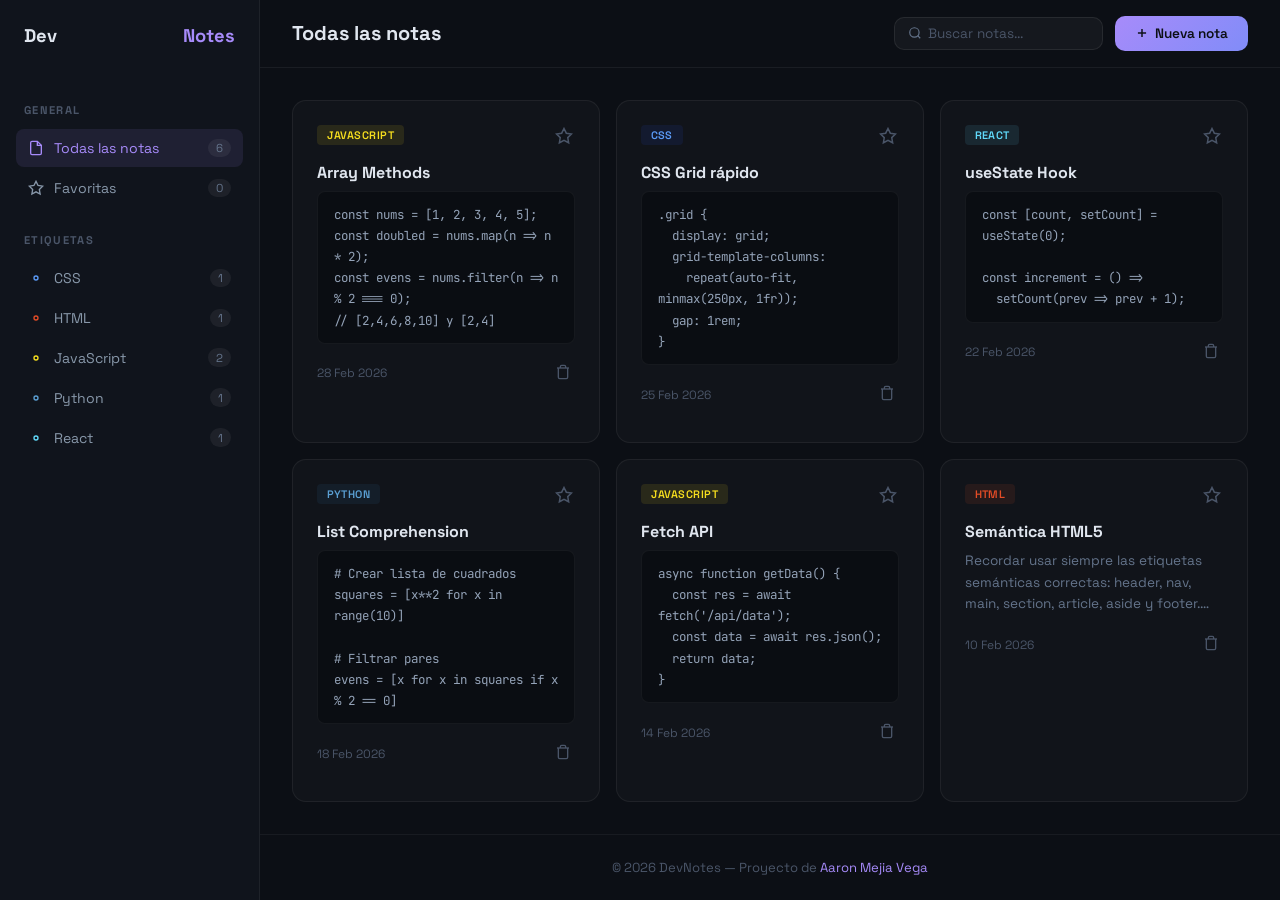
<file: proyecto3/index.html>
<!DOCTYPE html>
<html lang="es">
<head>
  <meta charset="UTF-8" />
  <meta name="viewport" content="width=device-width, initial-scale=1.0" />
  <title>DevNotes — App de Notas</title>
  <style>
    @import url('https://fonts.googleapis.com/css2?family=Space+Grotesk:wght@400;500;600;700&family=JetBrains+Mono:wght@400;500&display=swap');
    *{margin:0;padding:0;box-sizing:border-box;}
    body{font-family:'Space Grotesk',sans-serif;background:#0c0f15;color:#e0e6ef;min-height:100vh;overflow-x:hidden;}
    a{color:inherit;text-decoration:none;}

    .app-layout{display:grid;grid-template-columns:260px 1fr;min-height:100vh;}

    .sidebar{
      background:#10141c;border-right:1px solid rgba(255,255,255,0.06);
      display:flex;flex-direction:column;padding:1.5rem 1rem;
      position:fixed;top:0;left:0;bottom:0;width:260px;z-index:50;
      transition:transform 0.3s;
    }
    .sidebar-logo{font-weight:700;font-size:1.15rem;margin-bottom:2rem;padding:0 0.5rem;display:flex;align-items:center;justify-content:space-between;}
    .sidebar-logo span{color:#a78bfa;}
    .sidebar-close{display:none;background:none;border:none;color:#8898aa;cursor:pointer;padding:4px;}
    .sidebar-section{font-size:0.7rem;font-weight:700;text-transform:uppercase;letter-spacing:0.12em;color:#4a5568;padding:0 0.5rem;margin-bottom:0.75rem;margin-top:1.5rem;}
    .sidebar-section:first-of-type{margin-top:0;}
    .sidebar-item{
      display:flex;align-items:center;gap:10px;
      padding:0.6rem 0.75rem;border-radius:8px;font-size:0.88rem;color:#8898aa;
      cursor:pointer;transition:all 0.2s;margin-bottom:2px;border:none;background:none;width:100%;text-align:left;font-family:inherit;
    }
    .sidebar-item:hover{background:rgba(255,255,255,0.04);color:#e0e6ef;}
    .sidebar-item.active{background:rgba(167,139,250,0.1);color:#a78bfa;}
    .sidebar-item svg{flex-shrink:0;}
    .sidebar-count{margin-left:auto;font-size:0.72rem;background:rgba(255,255,255,0.06);padding:0.15rem 0.5rem;border-radius:10px;color:#64748b;}
    .sidebar-overlay{display:none;position:fixed;inset:0;background:rgba(0,0,0,0.5);z-index:40;}

    .main{display:flex;flex-direction:column;grid-column:2;}
    .topbar{
      display:flex;align-items:center;justify-content:space-between;gap:0.75rem;
      padding:1rem 2rem;border-bottom:1px solid rgba(255,255,255,0.06);
      position:sticky;top:0;background:#0c0f15;z-index:30;
    }
    .topbar-left{display:flex;align-items:center;gap:0.75rem;}
    .btn-menu{display:none;background:none;border:none;color:#e0e6ef;cursor:pointer;padding:4px;}
    .topbar h1{font-size:1.25rem;font-weight:700;white-space:nowrap;}
    .topbar-actions{display:flex;align-items:center;gap:0.75rem;}
    .search-box{
      display:flex;align-items:center;gap:6px;background:rgba(255,255,255,0.04);
      border:1px solid rgba(255,255,255,0.08);border-radius:10px;padding:0.45rem 0.85rem;
      transition:border-color 0.2s;
    }
    .search-box:focus-within{border-color:rgba(167,139,250,0.4);}
    .search-box svg{color:#64748b;flex-shrink:0;}
    .search-box input{
      background:none;border:none;outline:none;color:#e0e6ef;
      font-family:inherit;font-size:0.85rem;width:160px;
    }
    .search-box input::placeholder{color:#4a5568;}
    .btn-new{
      display:flex;align-items:center;gap:6px;
      background:linear-gradient(135deg,#a78bfa,#818cf8);color:#0c0f15;
      padding:0.55rem 1.25rem;border-radius:10px;font-weight:600;font-size:0.85rem;
      border:none;cursor:pointer;font-family:inherit;transition:all 0.3s;white-space:nowrap;
    }
    .btn-new:hover{transform:translateY(-1px);box-shadow:0 4px 16px rgba(167,139,250,0.3);}

    .notes-grid{
      display:grid;grid-template-columns:repeat(auto-fill,minmax(280px,1fr));
      gap:1rem;padding:2rem;flex:1;
    }
    .note-card{
      background:rgba(255,255,255,0.025);border:1px solid rgba(255,255,255,0.06);
      border-radius:14px;padding:1.5rem;
      transition:border-color 0.3s,transform 0.3s;position:relative;
    }
    .note-card:hover{border-color:rgba(167,139,250,0.3);transform:translateY(-3px);}
    .note-card-header{display:flex;align-items:flex-start;justify-content:space-between;gap:8px;margin-bottom:0.75rem;}
    .note-tag{
      display:inline-block;font-size:0.68rem;font-weight:600;padding:0.2rem 0.6rem;
      border-radius:4px;letter-spacing:0.04em;text-transform:uppercase;
    }
    .tag-javascript{background:rgba(247,223,30,0.1);color:#f7df1e;}
    .tag-css{background:rgba(38,77,228,0.1);color:#5b9bf7;}
    .tag-html{background:rgba(227,76,38,0.1);color:#e34c26;}
    .tag-react{background:rgba(97,218,251,0.1);color:#61dafb;}
    .tag-python{background:rgba(55,118,171,0.1);color:#5ba0d4;}
    .tag-general{background:rgba(167,139,250,0.1);color:#a78bfa;}
    .btn-fav{
      background:none;border:none;cursor:pointer;padding:2px;transition:transform 0.2s;flex-shrink:0;
    }
    .btn-fav:hover{transform:scale(1.2);}
    .btn-fav svg{width:18px;height:18px;}
    .btn-fav .star-empty{color:#4a5568;}
    .btn-fav .star-filled{color:#f7df1e;display:none;}
    .btn-fav.is-fav .star-empty{display:none;}
    .btn-fav.is-fav .star-filled{display:block;}
    .note-title{font-size:1rem;font-weight:700;margin-bottom:0.5rem;}
    .note-preview{
      font-size:0.85rem;color:#64748b;line-height:1.6;margin-bottom:1rem;
      display:-webkit-box;-webkit-line-clamp:3;-webkit-box-orient:vertical;overflow:hidden;
    }
    .note-code{
      background:#0a0d12;border:1px solid rgba(255,255,255,0.05);
      border-radius:8px;padding:0.75rem 1rem;margin-bottom:1rem;
      font-family:'JetBrains Mono',monospace;font-size:0.78rem;
      color:#94a3b8;line-height:1.7;overflow:hidden;white-space:pre-wrap;word-break:break-word;
    }
    .note-footer{display:flex;justify-content:space-between;align-items:center;}
    .note-date{font-size:0.75rem;color:#4a5568;}
    .btn-delete{
      background:none;border:none;color:#4a5568;cursor:pointer;padding:4px;
      transition:color 0.2s;border-radius:6px;
    }
    .btn-delete:hover{color:#ef4444;}

    .empty-state{
      display:flex;flex-direction:column;align-items:center;justify-content:center;
      padding:4rem 2rem;color:#4a5568;text-align:center;flex:1;
    }
    .empty-state svg{margin-bottom:1rem;opacity:0.4;}
    .empty-state p{font-size:0.95rem;margin-bottom:0.5rem;}
    .empty-state span{font-size:0.8rem;color:#3a4558;}

    .modal-overlay{
      display:none;position:fixed;inset:0;background:rgba(0,0,0,0.6);
      z-index:100;align-items:center;justify-content:center;padding:1.5rem;
    }
    .modal-overlay.open{display:flex;}
    .modal{
      background:#12161f;border:1px solid rgba(255,255,255,0.08);border-radius:20px;
      width:100%;max-width:520px;max-height:90vh;overflow-y:auto;
    }
    .modal-header{
      display:flex;align-items:center;justify-content:space-between;
      padding:1.25rem 1.5rem;border-bottom:1px solid rgba(255,255,255,0.06);
    }
    .modal-header h2{font-size:1.1rem;font-weight:700;}
    .btn-close{background:none;border:none;color:#8898aa;cursor:pointer;padding:4px;transition:color 0.2s;}
    .btn-close:hover{color:#e0e6ef;}
    .modal-body{padding:1.5rem;}
    .form-group{margin-bottom:1.25rem;}
    .form-group label{display:block;font-size:0.8rem;font-weight:600;color:#8898aa;margin-bottom:0.4rem;text-transform:uppercase;letter-spacing:0.06em;}
    .form-group input,
    .form-group textarea,
    .form-group select{
      width:100%;background:rgba(255,255,255,0.04);border:1px solid rgba(255,255,255,0.08);
      border-radius:10px;padding:0.65rem 0.85rem;color:#e0e6ef;font-family:inherit;font-size:0.9rem;
      outline:none;transition:border-color 0.2s;
    }
    .form-group input:focus,
    .form-group textarea:focus,
    .form-group select:focus{border-color:rgba(167,139,250,0.5);}
    .form-group textarea{resize:vertical;min-height:100px;font-family:'JetBrains Mono',monospace;font-size:0.82rem;line-height:1.6;}
    .form-group select{cursor:pointer;appearance:none;background-image:url("data:image/svg+xml,%3Csvg xmlns='http://www.w3.org/2000/svg' width='12' height='12' fill='%238898aa' viewBox='0 0 24 24'%3E%3Cpath d='M7 10l5 5 5-5z'/%3E%3C/svg%3E");background-repeat:no-repeat;background-position:right 12px center;}
    .form-group select option{background:#12161f;color:#e0e6ef;}
    .modal-footer{display:flex;justify-content:flex-end;gap:0.75rem;padding:0 1.5rem 1.5rem;}
    .btn-cancel{
      padding:0.6rem 1.25rem;border-radius:10px;font-weight:600;font-size:0.85rem;
      background:rgba(255,255,255,0.04);color:#8898aa;border:1px solid rgba(255,255,255,0.08);
      cursor:pointer;font-family:inherit;transition:all 0.2s;
    }
    .btn-cancel:hover{color:#e0e6ef;border-color:rgba(255,255,255,0.15);}
    .btn-save{
      padding:0.6rem 1.5rem;border-radius:10px;font-weight:600;font-size:0.85rem;
      background:linear-gradient(135deg,#a78bfa,#818cf8);color:#0c0f15;
      border:none;cursor:pointer;font-family:inherit;transition:all 0.3s;
    }
    .btn-save:hover{transform:translateY(-1px);box-shadow:0 4px 16px rgba(167,139,250,0.3);}

    .toast{
      position:fixed;bottom:2rem;left:50%;transform:translateX(-50%) translateY(100px);
      background:#1e2333;border:1px solid rgba(167,139,250,0.2);border-radius:12px;
      padding:0.75rem 1.5rem;font-size:0.85rem;color:#e0e6ef;z-index:200;
      transition:transform 0.3s,opacity 0.3s;opacity:0;pointer-events:none;
      display:flex;align-items:center;gap:8px;
    }
    .toast.show{transform:translateX(-50%) translateY(0);opacity:1;}
    .toast svg{color:#a78bfa;flex-shrink:0;}

    .footer-bar{
      text-align:center;padding:1.5rem;border-top:1px solid rgba(255,255,255,0.05);
      color:#4a5568;font-size:0.82rem;
    }
    .footer-bar a{color:#a78bfa;}

    @media(max-width:900px){
      .search-box input{width:100px;}
    }

    @media(max-width:768px){
      .app-layout{grid-template-columns:1fr;}
      .main{grid-column:1;}
      .sidebar{transform:translateX(-100%);}
      .sidebar.open{transform:translateX(0);}
      .sidebar-close{display:block;}
      .sidebar-overlay.open{display:block;}
      .btn-menu{display:flex;}
      .topbar{padding:0.75rem 1rem;}
      .notes-grid{padding:1rem;gap:0.75rem;grid-template-columns:1fr;}
      .search-box{display:none;}
      .btn-new span{display:none;}
      .btn-new{padding:0.55rem 0.75rem;}
    }

    @media(max-width:400px){
      .topbar h1{font-size:1rem;}
      .note-card{padding:1.15rem;}
    }
  </style>
</head>
<body>

  <div class="app-layout">
    <div class="sidebar-overlay" id="sidebarOverlay"></div>
    <aside class="sidebar" id="sidebar">
      <div class="sidebar-logo">
        Dev<span>Notes</span>
        <button class="sidebar-close" id="sidebarClose" data-testid="btn-sidebar-close">
          <svg width="20" height="20" viewBox="0 0 24 24" fill="none" stroke="currentColor" stroke-width="2"><line x1="18" y1="6" x2="6" y2="18"/><line x1="6" y1="6" x2="18" y2="18"/></svg>
        </button>
      </div>
      <div class="sidebar-section">General</div>
      <button class="sidebar-item active" data-filter="all" data-testid="filter-all">
        <svg width="16" height="16" viewBox="0 0 24 24" fill="none" stroke="currentColor" stroke-width="2"><path d="M14 2H6a2 2 0 00-2 2v16a2 2 0 002 2h12a2 2 0 002-2V8z"/><polyline points="14 2 14 8 20 8"/></svg>
        Todas las notas <span class="sidebar-count" id="countAll">0</span>
      </button>
      <button class="sidebar-item" data-filter="favorites" data-testid="filter-favorites">
        <svg width="16" height="16" viewBox="0 0 24 24" fill="none" stroke="currentColor" stroke-width="2"><polygon points="12 2 15.09 8.26 22 9.27 17 14.14 18.18 21.02 12 17.77 5.82 21.02 7 14.14 2 9.27 8.91 8.26 12 2"/></svg>
        Favoritas <span class="sidebar-count" id="countFav">0</span>
      </button>
      <div class="sidebar-section">Etiquetas</div>
      <div id="tagFilters"></div>
    </aside>

    <div class="main">
      <div class="topbar">
        <div class="topbar-left">
          <button class="btn-menu" id="btnMenu" data-testid="btn-menu">
            <svg width="22" height="22" viewBox="0 0 24 24" fill="none" stroke="currentColor" stroke-width="2"><line x1="3" y1="6" x2="21" y2="6"/><line x1="3" y1="12" x2="21" y2="12"/><line x1="3" y1="18" x2="21" y2="18"/></svg>
          </button>
          <h1 id="viewTitle">Todas las notas</h1>
        </div>
        <div class="topbar-actions">
          <div class="search-box">
            <svg width="14" height="14" viewBox="0 0 24 24" fill="none" stroke="currentColor" stroke-width="2"><circle cx="11" cy="11" r="8"/><line x1="21" y1="21" x2="16.65" y2="16.65"/></svg>
            <input type="text" placeholder="Buscar notas..." id="searchInput" data-testid="input-search" />
          </div>
          <button class="btn-new" id="btnNew" data-testid="btn-new-note">
            <svg width="14" height="14" viewBox="0 0 24 24" fill="none" stroke="currentColor" stroke-width="2.5"><line x1="12" y1="5" x2="12" y2="19"/><line x1="5" y1="12" x2="19" y2="12"/></svg>
            <span>Nueva nota</span>
          </button>
        </div>
      </div>

      <div class="notes-grid" id="notesGrid"></div>

      <div class="empty-state" id="emptyState" style="display:none;">
        <svg width="48" height="48" viewBox="0 0 24 24" fill="none" stroke="currentColor" stroke-width="1.5"><path d="M14 2H6a2 2 0 00-2 2v16a2 2 0 002 2h12a2 2 0 002-2V8z"/><polyline points="14 2 14 8 20 8"/><line x1="16" y1="13" x2="8" y2="13"/><line x1="16" y1="17" x2="8" y2="17"/></svg>
        <p id="emptyTitle">No hay notas</p>
        <span id="emptySub">Crea tu primera nota con el botón de arriba</span>
      </div>

      <div class="footer-bar">
        &copy; 2026 DevNotes &mdash; Proyecto de <a href="../">Aaron Mejia Vega</a>
      </div>
    </div>
  </div>

  <div class="modal-overlay" id="modalOverlay">
    <div class="modal" role="dialog" aria-modal="true" aria-labelledby="modalTitle">
      <div class="modal-header">
        <h2 id="modalTitle">Nueva nota</h2>
        <button class="btn-close" id="modalClose" data-testid="btn-modal-close">
          <svg width="20" height="20" viewBox="0 0 24 24" fill="none" stroke="currentColor" stroke-width="2"><line x1="18" y1="6" x2="6" y2="18"/><line x1="6" y1="6" x2="18" y2="18"/></svg>
        </button>
      </div>
      <div class="modal-body">
        <div class="form-group">
          <label for="noteTitle">Título</label>
          <input type="text" id="noteTitle" placeholder="Nombre de la nota..." data-testid="input-note-title" />
        </div>
        <div class="form-group">
          <label for="noteTag">Etiqueta</label>
          <select id="noteTag" data-testid="select-note-tag">
            <option value="JavaScript">JavaScript</option>
            <option value="CSS">CSS</option>
            <option value="HTML">HTML</option>
            <option value="React">React</option>
            <option value="Python">Python</option>
            <option value="General">General</option>
          </select>
        </div>
        <div class="form-group">
          <label for="noteContent">Contenido / Código</label>
          <textarea id="noteContent" placeholder="Escribe tu nota o pega un snippet de código..." data-testid="textarea-note-content"></textarea>
        </div>
      </div>
      <div class="modal-footer">
        <button class="btn-cancel" id="btnCancel" data-testid="btn-cancel">Cancelar</button>
        <button class="btn-save" id="btnSave" data-testid="btn-save">Guardar</button>
      </div>
    </div>
  </div>

  <div class="toast" id="toast">
    <svg width="16" height="16" viewBox="0 0 24 24" fill="none" stroke="currentColor" stroke-width="2.5"><polyline points="20 6 9 17 4 12"/></svg>
    <span id="toastMsg"></span>
  </div>

  <script>
    (function () {
      'use strict';

      var STORAGE_KEY = 'devnotes_data';
      var defaultNotes = [
        {
          id: 'd1', title: 'Array Methods', tag: 'JavaScript', favorite: false,
          content: 'const nums = [1, 2, 3, 4, 5];\nconst doubled = nums.map(n => n * 2);\nconst evens = nums.filter(n => n % 2 === 0);\n// [2,4,6,8,10] y [2,4]',
          date: '2026-02-28'
        },
        {
          id: 'd2', title: 'CSS Grid rápido', tag: 'CSS', favorite: false,
          content: '.grid {\n  display: grid;\n  grid-template-columns:\n    repeat(auto-fit, minmax(250px, 1fr));\n  gap: 1rem;\n}',
          date: '2026-02-25'
        },
        {
          id: 'd3', title: 'useState Hook', tag: 'React', favorite: false,
          content: 'const [count, setCount] = useState(0);\n\nconst increment = () =>\n  setCount(prev => prev + 1);',
          date: '2026-02-22'
        },
        {
          id: 'd4', title: 'List Comprehension', tag: 'Python', favorite: false,
          content: '# Crear lista de cuadrados\nsquares = [x**2 for x in range(10)]\n\n# Filtrar pares\nevens = [x for x in squares if x % 2 == 0]',
          date: '2026-02-18'
        },
        {
          id: 'd5', title: 'Fetch API', tag: 'JavaScript', favorite: false,
          content: 'async function getData() {\n  const res = await fetch(\'/api/data\');\n  const data = await res.json();\n  return data;\n}',
          date: '2026-02-14'
        },
        {
          id: 'd6', title: 'Semántica HTML5', tag: 'HTML', favorite: false,
          content: 'Recordar usar siempre las etiquetas semánticas correctas: header, nav, main, section, article, aside y footer. Mejora la accesibilidad y el SEO del sitio.',
          date: '2026-02-10'
        }
      ];

      var tagColors = {
        JavaScript: { bg: 'rgba(247,223,30,0.1)', color: '#f7df1e', dot: '#f7df1e' },
        CSS:        { bg: 'rgba(38,77,228,0.1)',   color: '#5b9bf7', dot: '#5b9bf7' },
        HTML:       { bg: 'rgba(227,76,38,0.1)',   color: '#e34c26', dot: '#e34c26' },
        React:      { bg: 'rgba(97,218,251,0.1)',  color: '#61dafb', dot: '#61dafb' },
        Python:     { bg: 'rgba(55,118,171,0.1)',  color: '#5ba0d4', dot: '#5ba0d4' },
        General:    { bg: 'rgba(167,139,250,0.1)', color: '#a78bfa', dot: '#a78bfa' }
      };

      var currentFilter = 'all';
      var searchQuery = '';
      var editingId = null;

      function loadNotes() {
        try {
          var raw = localStorage.getItem(STORAGE_KEY);
          if (raw) return JSON.parse(raw);
        } catch (e) {}
        return defaultNotes.slice();
      }

      function saveNotes(notes) {
        try { localStorage.setItem(STORAGE_KEY, JSON.stringify(notes)); } catch (e) {}
      }

      var notes = loadNotes();

      function genId() {
        return 'n' + Date.now().toString(36) + Math.random().toString(36).slice(2, 6);
      }

      function formatDate(d) {
        var months = ['Ene','Feb','Mar','Abr','May','Jun','Jul','Ago','Sep','Oct','Nov','Dic'];
        var parts = d.split('-');
        return parseInt(parts[2], 10) + ' ' + months[parseInt(parts[1], 10) - 1] + ' ' + parts[0];
      }

      function todayStr() {
        var d = new Date();
        return d.getFullYear() + '-' + String(d.getMonth() + 1).padStart(2, '0') + '-' + String(d.getDate()).padStart(2, '0');
      }

      function escapeHtml(str) {
        var div = document.createElement('div');
        div.textContent = str;
        return div.innerHTML;
      }

      function isCodeLike(content) {
        return /[{}();=]/.test(content) || /^\s*(const|let|var|function|import|def |class |#|\/\/)/.test(content);
      }

      function getFiltered() {
        var list = notes;
        if (currentFilter === 'favorites') {
          list = list.filter(function (n) { return n.favorite; });
        } else if (currentFilter !== 'all') {
          list = list.filter(function (n) { return n.tag === currentFilter; });
        }
        if (searchQuery) {
          var q = searchQuery.toLowerCase();
          list = list.filter(function (n) {
            return n.title.toLowerCase().indexOf(q) !== -1 || n.content.toLowerCase().indexOf(q) !== -1;
          });
        }
        return list;
      }

      function renderNotes() {
        var grid = document.getElementById('notesGrid');
        var empty = document.getElementById('emptyState');
        var filtered = getFiltered();

        if (filtered.length === 0) {
          grid.style.display = 'none';
          empty.style.display = 'flex';
          if (currentFilter === 'favorites') {
            document.getElementById('emptyTitle').textContent = 'No hay favoritas';
            document.getElementById('emptySub').textContent = 'Marca notas como favoritas con la estrella';
          } else if (searchQuery) {
            document.getElementById('emptyTitle').textContent = 'Sin resultados';
            document.getElementById('emptySub').textContent = 'Intenta con otro término de búsqueda';
          } else {
            document.getElementById('emptyTitle').textContent = 'No hay notas';
            document.getElementById('emptySub').textContent = 'Crea tu primera nota con el botón de arriba';
          }
          return;
        }

        grid.style.display = 'grid';
        empty.style.display = 'none';

        grid.innerHTML = filtered.map(function (n) {
          var tc = tagColors[n.tag] || tagColors.General;
          var tagClass = 'tag-' + n.tag.toLowerCase();
          var favClass = n.favorite ? ' is-fav' : '';
          var contentBlock;
          if (isCodeLike(n.content)) {
            contentBlock = '<div class="note-code">' + escapeHtml(n.content) + '</div>';
          } else {
            contentBlock = '<p class="note-preview">' + escapeHtml(n.content) + '</p>';
          }
          return '<div class="note-card" data-id="' + n.id + '" data-testid="note-card-' + n.id + '">' +
            '<div class="note-card-header">' +
              '<span class="note-tag ' + tagClass + '">' + escapeHtml(n.tag) + '</span>' +
              '<button class="btn-fav' + favClass + '" data-id="' + n.id + '" data-testid="btn-fav-' + n.id + '" title="' + (n.favorite ? 'Quitar de favoritas' : 'Agregar a favoritas') + '">' +
                '<svg class="star-empty" viewBox="0 0 24 24" fill="none" stroke="currentColor" stroke-width="2"><polygon points="12 2 15.09 8.26 22 9.27 17 14.14 18.18 21.02 12 17.77 5.82 21.02 7 14.14 2 9.27 8.91 8.26 12 2"/></svg>' +
                '<svg class="star-filled" viewBox="0 0 24 24" fill="currentColor" stroke="currentColor" stroke-width="1"><polygon points="12 2 15.09 8.26 22 9.27 17 14.14 18.18 21.02 12 17.77 5.82 21.02 7 14.14 2 9.27 8.91 8.26 12 2"/></svg>' +
              '</button>' +
            '</div>' +
            '<h3 class="note-title">' + escapeHtml(n.title) + '</h3>' +
            contentBlock +
            '<div class="note-footer">' +
              '<span class="note-date">' + formatDate(n.date) + '</span>' +
              '<button class="btn-delete" data-id="' + n.id + '" data-testid="btn-delete-' + n.id + '" title="Eliminar nota">' +
                '<svg width="16" height="16" viewBox="0 0 24 24" fill="none" stroke="currentColor" stroke-width="2"><polyline points="3 6 5 6 21 6"/><path d="M19 6v14a2 2 0 01-2 2H7a2 2 0 01-2-2V6m3 0V4a2 2 0 012-2h4a2 2 0 012 2v2"/></svg>' +
              '</button>' +
            '</div>' +
          '</div>';
        }).join('');
      }

      function renderSidebar() {
        document.getElementById('countAll').textContent = notes.length;
        document.getElementById('countFav').textContent = notes.filter(function (n) { return n.favorite; }).length;

        var tagCounts = {};
        notes.forEach(function (n) {
          tagCounts[n.tag] = (tagCounts[n.tag] || 0) + 1;
        });

        var container = document.getElementById('tagFilters');
        var tags = Object.keys(tagCounts).sort();
        container.innerHTML = tags.map(function (tag) {
          var tc = tagColors[tag] || tagColors.General;
          var isActive = currentFilter === tag ? ' active' : '';
          return '<button class="sidebar-item' + isActive + '" data-filter="' + tag + '" data-testid="filter-' + tag.toLowerCase() + '">' +
            '<svg width="16" height="16" viewBox="0 0 24 24" fill="none" stroke="' + tc.dot + '" stroke-width="2"><circle cx="12" cy="12" r="3"/></svg>' +
            escapeHtml(tag) + ' <span class="sidebar-count">' + tagCounts[tag] + '</span>' +
          '</button>';
        }).join('');

        document.querySelectorAll('.sidebar-item[data-filter]').forEach(function (btn) {
          btn.classList.toggle('active', btn.getAttribute('data-filter') === currentFilter);
        });
      }

      function updateViewTitle() {
        var title = 'Todas las notas';
        if (currentFilter === 'favorites') title = 'Favoritas';
        else if (currentFilter !== 'all') title = currentFilter;
        document.getElementById('viewTitle').textContent = title;
      }

      function render() {
        renderSidebar();
        renderNotes();
        updateViewTitle();
      }

      function showToast(msg) {
        var toast = document.getElementById('toast');
        document.getElementById('toastMsg').textContent = msg;
        toast.classList.add('show');
        setTimeout(function () { toast.classList.remove('show'); }, 2200);
      }

      function openModal(note) {
        editingId = note ? note.id : null;
        document.getElementById('modalTitle').textContent = note ? 'Editar nota' : 'Nueva nota';
        document.getElementById('noteTitle').value = note ? note.title : '';
        document.getElementById('noteTag').value = note ? note.tag : 'JavaScript';
        document.getElementById('noteContent').value = note ? note.content : '';
        document.getElementById('modalOverlay').classList.add('open');
        setTimeout(function () { document.getElementById('noteTitle').focus(); }, 100);
      }

      function closeModal() {
        document.getElementById('modalOverlay').classList.remove('open');
        editingId = null;
      }

      function saveNote() {
        var title = document.getElementById('noteTitle').value.trim();
        var tag = document.getElementById('noteTag').value;
        var content = document.getElementById('noteContent').value.trim();
        if (!title) { document.getElementById('noteTitle').focus(); return; }
        if (!content) { document.getElementById('noteContent').focus(); return; }

        if (editingId) {
          notes = notes.map(function (n) {
            if (n.id === editingId) {
              return { id: n.id, title: title, tag: tag, content: content, favorite: n.favorite, date: n.date };
            }
            return n;
          });
          showToast('Nota actualizada');
        } else {
          notes.unshift({ id: genId(), title: title, tag: tag, content: content, favorite: false, date: todayStr() });
          showToast('Nota creada');
        }

        saveNotes(notes);
        closeModal();
        render();
      }

      function toggleFav(id) {
        notes = notes.map(function (n) {
          if (n.id === id) return { id: n.id, title: n.title, tag: n.tag, content: n.content, favorite: !n.favorite, date: n.date };
          return n;
        });
        saveNotes(notes);
        var note = notes.find(function (n) { return n.id === id; });
        showToast(note && note.favorite ? 'Agregada a favoritas' : 'Quitada de favoritas');
        render();
      }

      function deleteNote(id) {
        notes = notes.filter(function (n) { return n.id !== id; });
        saveNotes(notes);
        showToast('Nota eliminada');
        render();
      }

      document.getElementById('btnNew').addEventListener('click', function () { openModal(null); });
      document.getElementById('modalClose').addEventListener('click', closeModal);
      document.getElementById('btnCancel').addEventListener('click', closeModal);
      document.getElementById('btnSave').addEventListener('click', saveNote);
      document.getElementById('modalOverlay').addEventListener('click', function (e) {
        if (e.target === this) closeModal();
      });

      document.getElementById('notesGrid').addEventListener('click', function (e) {
        var favBtn = e.target.closest('.btn-fav');
        if (favBtn) { toggleFav(favBtn.getAttribute('data-id')); return; }
        var delBtn = e.target.closest('.btn-delete');
        if (delBtn) { deleteNote(delBtn.getAttribute('data-id')); return; }
        var card = e.target.closest('.note-card');
        if (card) {
          var id = card.getAttribute('data-id');
          var note = notes.find(function (n) { return n.id === id; });
          if (note) openModal(note);
        }
      });

      document.addEventListener('click', function (e) {
        var filterBtn = e.target.closest('.sidebar-item[data-filter]');
        if (filterBtn) {
          currentFilter = filterBtn.getAttribute('data-filter');
          render();
          closeSidebar();
        }
      });

      document.getElementById('searchInput').addEventListener('input', function () {
        searchQuery = this.value;
        render();
      });

      document.addEventListener('keydown', function (e) {
        if (e.key === 'Escape') { closeModal(); closeSidebar(); }
      });

      var sidebar = document.getElementById('sidebar');
      var overlay = document.getElementById('sidebarOverlay');
      function openSidebar() { sidebar.classList.add('open'); overlay.classList.add('open'); }
      function closeSidebar() { sidebar.classList.remove('open'); overlay.classList.remove('open'); }
      document.getElementById('btnMenu').addEventListener('click', openSidebar);
      document.getElementById('sidebarClose').addEventListener('click', closeSidebar);
      overlay.addEventListener('click', closeSidebar);

      render();
    })();
  </script>
</body>
</html>
</file>
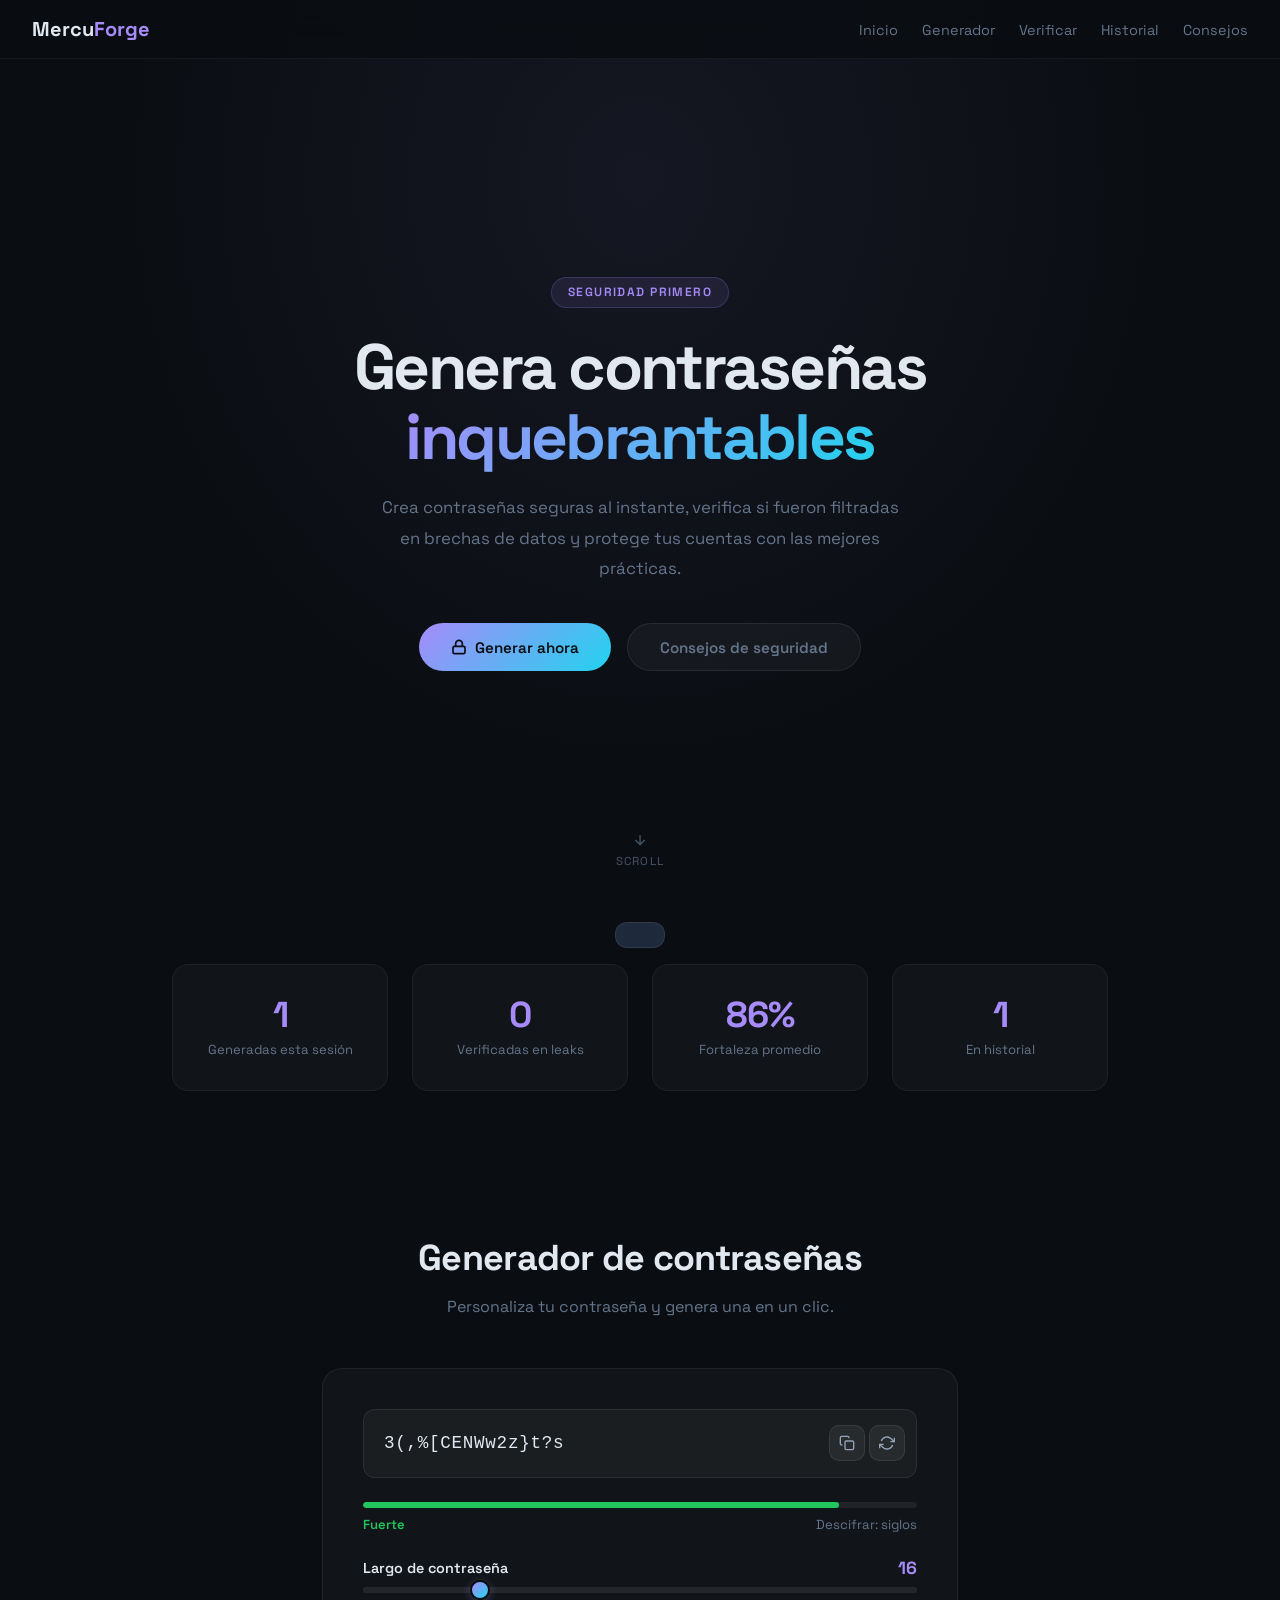
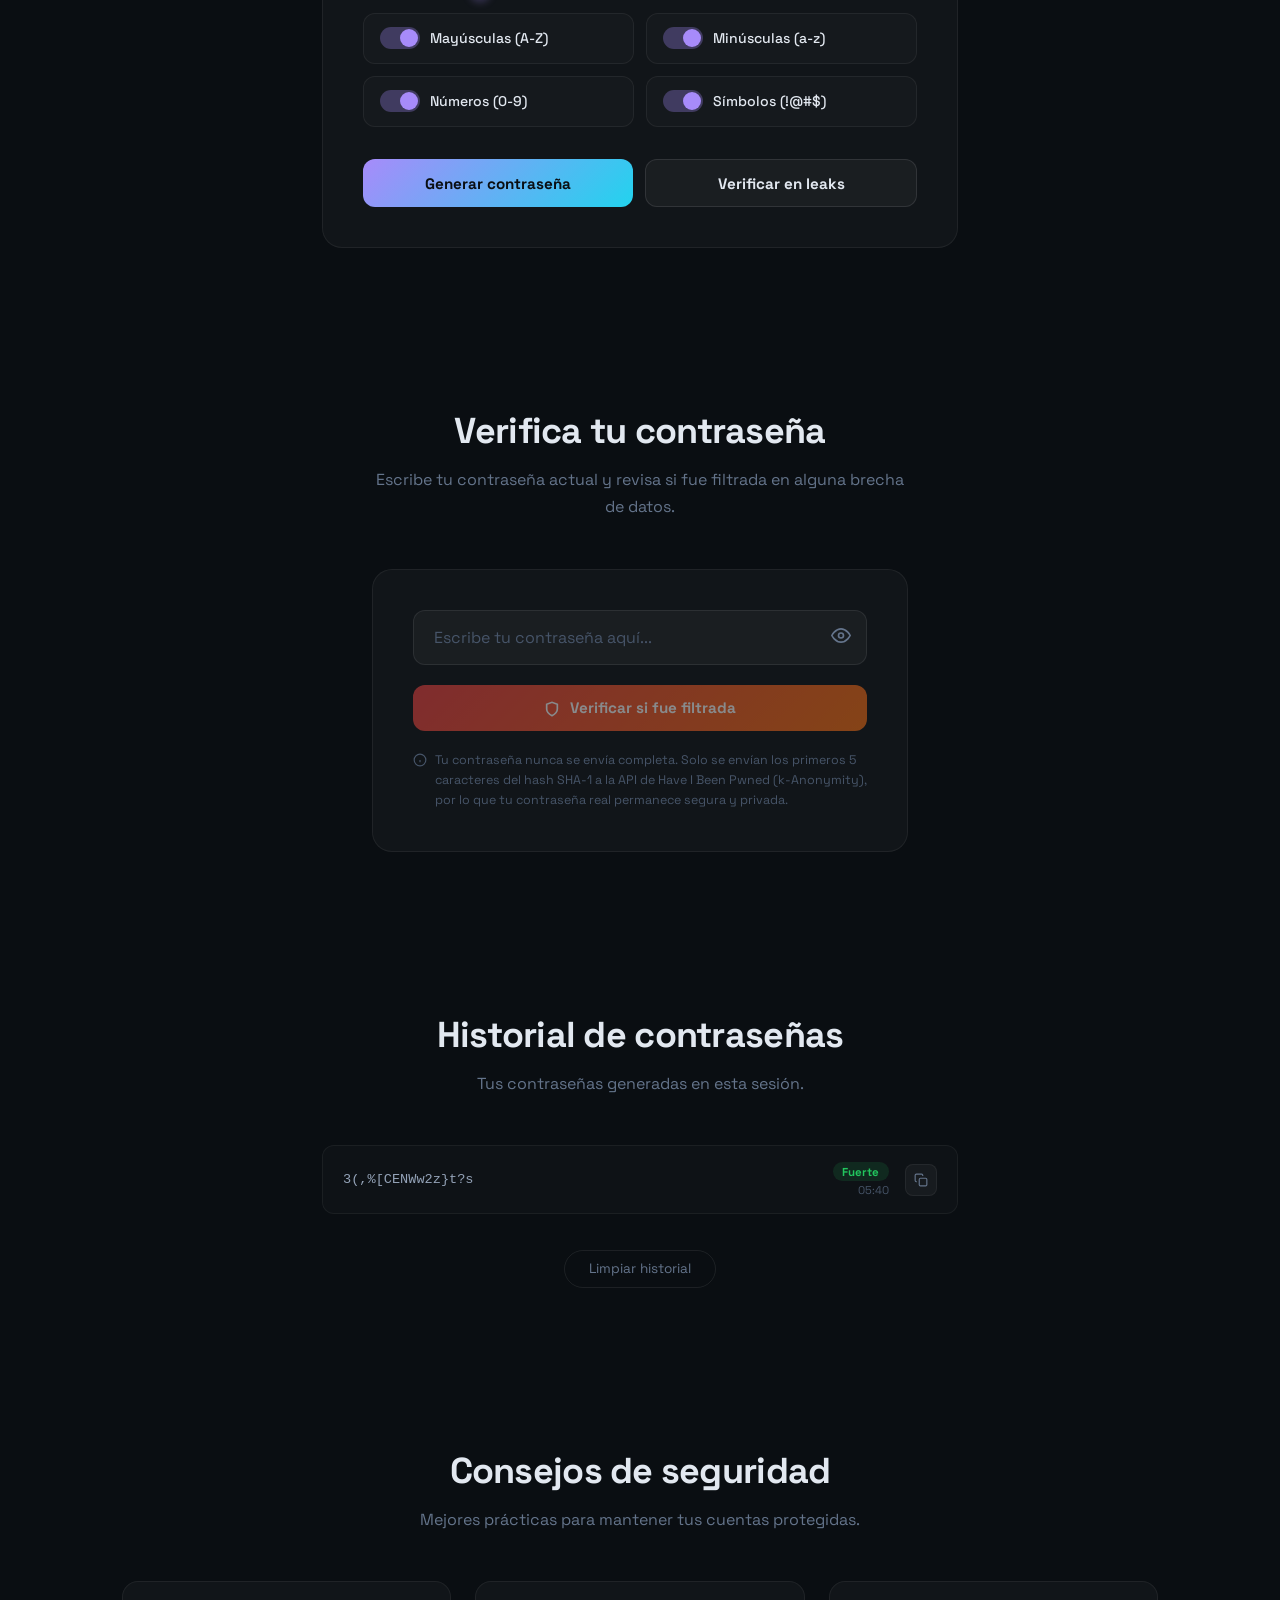
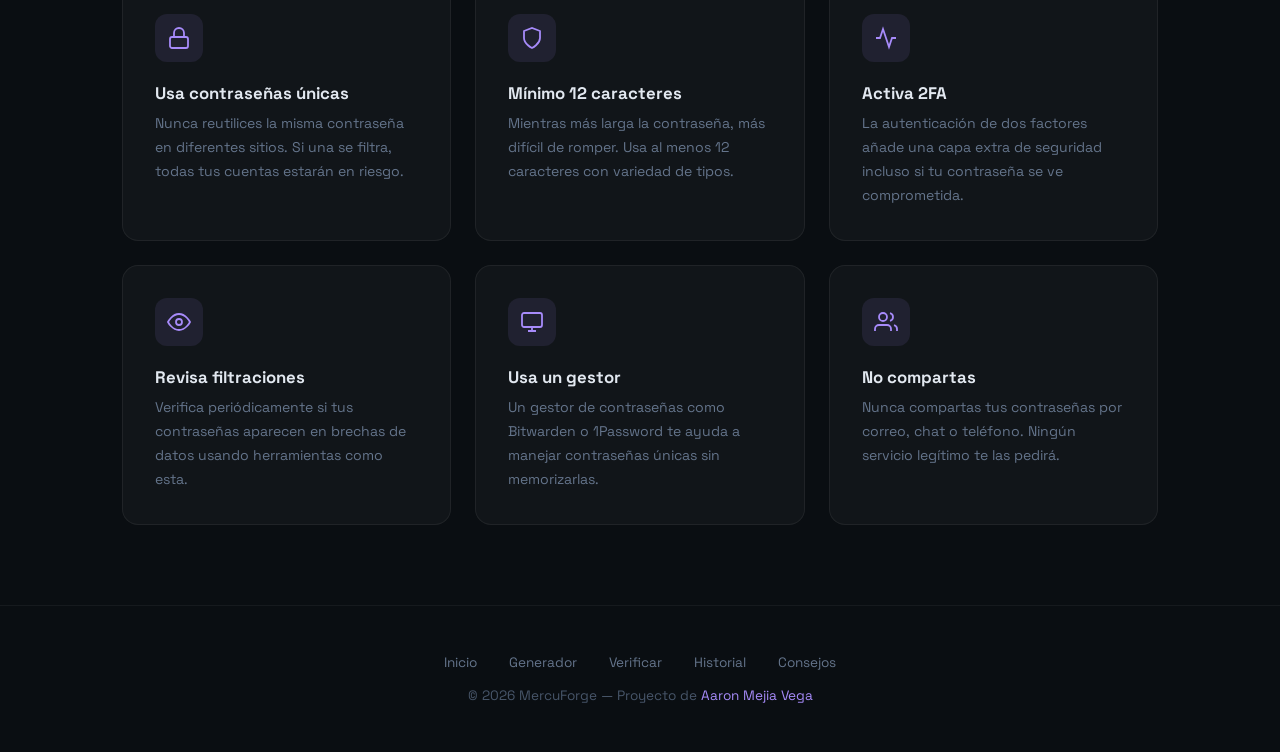
<file: proyecto4/index.html>
<!DOCTYPE html>
<html lang="es">
<head>
  <meta charset="UTF-8" />
  <meta name="viewport" content="width=device-width, initial-scale=1.0" />
  <title>MercuForge — Generador de Contraseñas Seguras</title>
  <style>
    @import url('https://fonts.googleapis.com/css2?family=Space+Grotesk:wght@300;400;500;600;700;800&display=swap');
    *{margin:0;padding:0;box-sizing:border-box;}
    body{font-family:'Space Grotesk',sans-serif;background:#0a0e12;color:#e2e8f0;overflow-x:hidden;min-height:100vh;}
    a{color:inherit;text-decoration:none;}
    .reveal{opacity:0;transform:translateY(30px);transition:opacity 0.7s,transform 0.7s;}
    .reveal.visible{opacity:1;transform:translateY(0);}
    .navbar{position:fixed;top:0;left:0;right:0;z-index:100;display:flex;align-items:center;justify-content:space-between;padding:1rem 2rem;background:rgba(10,14,18,0.85);backdrop-filter:blur(16px);border-bottom:1px solid rgba(255,255,255,0.05);transition:padding 0.3s;}
    .navbar.scrolled{padding:0.7rem 2rem;background:rgba(10,14,18,0.95);}
    .logo{font-weight:700;font-size:1.25rem;}
    .logo span{color:#a78bfa;}
    .nav-links{display:flex;gap:1.5rem;list-style:none;align-items:center;}
    .nav-links a{font-size:0.9rem;color:#64748b;transition:color 0.3s;position:relative;}
    .nav-links a:hover{color:#e2e8f0;}
    .nav-links a::after{content:'';position:absolute;bottom:-4px;left:0;width:0;height:2px;background:#a78bfa;transition:width 0.3s;}
    .nav-links a:hover::after{width:100%;}
    .btn-hamburger{display:none;background:none;border:none;color:#e2e8f0;cursor:pointer;padding:4px;}
    .mobile-overlay{display:none;position:fixed;inset:0;background:rgba(0,0,0,0.5);z-index:90;}
    .mobile-overlay.open{display:block;}
    .mobile-menu{display:none;position:fixed;top:0;right:0;bottom:0;width:280px;z-index:95;background:#0f1318;padding:2rem 1.5rem;flex-direction:column;gap:1.5rem;transform:translateX(100%);transition:transform 0.3s;}
    .mobile-menu.open{display:flex;transform:translateX(0);}
    .mobile-menu-close{align-self:flex-end;background:none;border:none;color:#64748b;cursor:pointer;padding:4px;}
    .mobile-menu a{font-size:1.1rem;color:#64748b;padding:0.75rem 0;border-bottom:1px solid rgba(255,255,255,0.06);transition:color 0.2s;}
    .mobile-menu a:hover{color:#e2e8f0;}
    .hero{min-height:100vh;display:flex;flex-direction:column;align-items:center;justify-content:center;text-align:center;padding:7rem 2rem 4rem;position:relative;background:radial-gradient(ellipse at 50% 20%,rgba(167,139,250,0.07) 0%,transparent 60%);}
    .hero-particles{position:absolute;inset:0;overflow:hidden;pointer-events:none;}
    .hero-particle{position:absolute;width:3px;height:3px;background:#a78bfa;border-radius:50%;opacity:0;animation:floatUp 6s infinite;}
    @keyframes floatUp{0%{opacity:0;transform:translateY(0) scale(0);}20%{opacity:0.5;}100%{opacity:0;transform:translateY(-400px) scale(1);}}
    .hero-badge{display:inline-block;font-size:0.75rem;font-weight:600;letter-spacing:0.12em;text-transform:uppercase;color:#a78bfa;background:rgba(167,139,250,0.1);padding:0.4rem 1rem;border-radius:50px;border:1px solid rgba(167,139,250,0.2);margin-bottom:1.5rem;animation:fadeInDown 0.8s 0.2s both;}
    .hero h1{font-size:clamp(2.5rem,6vw,4rem);font-weight:700;letter-spacing:-0.04em;line-height:1.1;margin-bottom:1.25rem;animation:fadeInDown 0.8s 0.4s both;}
    .hero h1 em{background:linear-gradient(135deg,#a78bfa,#22d3ee);-webkit-background-clip:text;background-clip:text;-webkit-text-fill-color:transparent;font-style:normal;}
    .hero p{max-width:520px;color:#64748b;font-size:1.05rem;line-height:1.8;margin-bottom:2.5rem;animation:fadeInDown 0.8s 0.6s both;}
    .hero-buttons{display:flex;gap:1rem;flex-wrap:wrap;justify-content:center;animation:fadeInDown 0.8s 0.8s both;}
    @keyframes fadeInDown{0%{opacity:0;transform:translateY(-20px);}100%{opacity:1;transform:translateY(0);}}
    .hero-scroll{position:absolute;bottom:2rem;left:50%;transform:translateX(-50%);display:flex;flex-direction:column;align-items:center;gap:6px;color:#475569;font-size:0.72rem;letter-spacing:0.1em;text-transform:uppercase;animation:bounce 2s infinite;}
    @keyframes bounce{0%,100%{transform:translateX(-50%) translateY(0);}50%{transform:translateX(-50%) translateY(8px);}}
    .btn{display:inline-flex;align-items:center;gap:8px;padding:0.85rem 2rem;border-radius:50px;font-weight:600;font-size:0.95rem;transition:all 0.3s;cursor:pointer;border:none;font-family:inherit;}
    .btn-primary{background:linear-gradient(135deg,#a78bfa,#22d3ee);color:#0a0e12;}
    .btn-primary:hover{transform:translateY(-2px);box-shadow:0 8px 30px rgba(167,139,250,0.25);}
    .btn-ghost{background:rgba(255,255,255,0.04);color:#64748b;border:1px solid rgba(255,255,255,0.08);}
    .btn-ghost:hover{color:#e2e8f0;border-color:rgba(255,255,255,0.15);}
    .section-header{text-align:center;max-width:600px;margin:0 auto 3rem;}
    .section-header h2{font-size:clamp(1.75rem,4vw,2.25rem);font-weight:700;margin-bottom:0.75rem;letter-spacing:-0.02em;}
    .section-header p{color:#64748b;font-size:1rem;line-height:1.7;}
    .stats{padding:4rem 2rem;max-width:1000px;margin:0 auto;display:grid;grid-template-columns:repeat(4,1fr);gap:1.5rem;text-align:center;}
    .stat-box{background:rgba(255,255,255,0.03);border:1px solid rgba(255,255,255,0.05);border-radius:16px;padding:2rem 1rem;transition:border-color 0.3s;}
    .stat-box:hover{border-color:rgba(167,139,250,0.2);}
    .stat-num{font-size:2.25rem;font-weight:800;letter-spacing:-0.03em;line-height:1;color:#a78bfa;}
    .stat-label{font-size:0.82rem;color:#64748b;margin-top:0.5rem;}
    .generator{padding:5rem 2rem;max-width:700px;margin:0 auto;}
    .gen-card{background:rgba(255,255,255,0.03);border:1px solid rgba(255,255,255,0.06);border-radius:20px;padding:2.5rem;transition:border-color 0.3s;}
    .gen-card:hover{border-color:rgba(167,139,250,0.2);}
    .gen-output{position:relative;margin-bottom:1.5rem;}
    .gen-password{width:100%;background:rgba(255,255,255,0.04);border:1px solid rgba(255,255,255,0.08);border-radius:12px;padding:1.25rem 5rem 1.25rem 1.25rem;color:#e2e8f0;font-family:'Courier New',monospace;font-size:1.1rem;letter-spacing:0.04em;outline:none;word-break:break-all;min-height:60px;display:flex;align-items:center;transition:border-color 0.3s;line-height:1.5;}
    .gen-actions{position:absolute;top:50%;right:12px;transform:translateY(-50%);display:flex;gap:4px;}
    .gen-action-btn{width:36px;height:36px;border-radius:10px;background:rgba(255,255,255,0.06);border:1px solid rgba(255,255,255,0.08);color:#94a3b8;cursor:pointer;display:flex;align-items:center;justify-content:center;transition:all 0.2s;}
    .gen-action-btn:hover{background:rgba(167,139,250,0.15);color:#a78bfa;border-color:rgba(167,139,250,0.3);}
    .gen-action-btn.copied{background:rgba(34,211,238,0.15);color:#22d3ee;border-color:rgba(34,211,238,0.3);}
    .gen-strength{margin-bottom:1.5rem;}
    .gen-strength-bar{height:6px;border-radius:3px;background:rgba(255,255,255,0.06);overflow:hidden;margin-bottom:0.5rem;}
    .gen-strength-fill{height:100%;border-radius:3px;transition:width 0.4s,background 0.4s;width:0%;}
    .gen-strength-label{display:flex;justify-content:space-between;font-size:0.82rem;}
    .gen-strength-text{font-weight:600;}
    .gen-strength-time{color:#64748b;}
    .gen-options{display:flex;flex-direction:column;gap:1.25rem;margin-bottom:2rem;}
    .gen-slider-group{display:flex;flex-direction:column;gap:0.5rem;}
    .gen-slider-header{display:flex;justify-content:space-between;align-items:center;}
    .gen-slider-header label{font-size:0.9rem;font-weight:600;}
    .gen-slider-header span{font-size:1.1rem;font-weight:800;color:#a78bfa;min-width:32px;text-align:right;}
    .gen-slider{-webkit-appearance:none;appearance:none;width:100%;height:6px;border-radius:3px;background:rgba(255,255,255,0.08);outline:none;}
    .gen-slider::-webkit-slider-thumb{-webkit-appearance:none;appearance:none;width:20px;height:20px;border-radius:50%;background:linear-gradient(135deg,#a78bfa,#22d3ee);cursor:pointer;border:2px solid #0a0e12;box-shadow:0 2px 8px rgba(167,139,250,0.3);}
    .gen-slider::-moz-range-thumb{width:20px;height:20px;border-radius:50%;background:linear-gradient(135deg,#a78bfa,#22d3ee);cursor:pointer;border:2px solid #0a0e12;}
    .gen-toggles{display:grid;grid-template-columns:1fr 1fr;gap:0.75rem;}
    .gen-toggle{display:flex;align-items:center;gap:10px;background:rgba(255,255,255,0.02);border:1px solid rgba(255,255,255,0.06);border-radius:12px;padding:0.85rem 1rem;cursor:pointer;transition:border-color 0.3s;user-select:none;}
    .gen-toggle:hover{border-color:rgba(167,139,250,0.2);}
    .gen-toggle input{display:none;}
    .gen-toggle-switch{width:40px;height:22px;border-radius:11px;background:rgba(255,255,255,0.1);position:relative;transition:background 0.3s;flex-shrink:0;}
    .gen-toggle-switch::after{content:'';position:absolute;top:2px;left:2px;width:18px;height:18px;border-radius:50%;background:#64748b;transition:transform 0.3s,background 0.3s;}
    .gen-toggle input:checked ~ .gen-toggle-switch{background:rgba(167,139,250,0.3);}
    .gen-toggle input:checked ~ .gen-toggle-switch::after{transform:translateX(18px);background:#a78bfa;}
    .gen-toggle-label{font-size:0.88rem;font-weight:500;}
    .gen-buttons{display:flex;gap:0.75rem;}
    .gen-btn{flex:1;padding:0.85rem;border-radius:12px;font-weight:700;font-size:0.95rem;cursor:pointer;transition:all 0.3s;font-family:inherit;border:none;text-align:center;}
    .gen-btn-generate{background:linear-gradient(135deg,#a78bfa,#22d3ee);color:#0a0e12;}
    .gen-btn-generate:hover{transform:translateY(-2px);box-shadow:0 6px 20px rgba(167,139,250,0.25);}
    .gen-btn-check{background:rgba(255,255,255,0.04);color:#e2e8f0;border:1px solid rgba(255,255,255,0.1);}
    .gen-btn-check:hover{background:rgba(255,255,255,0.08);}
    .gen-leak-result{margin-top:1.25rem;padding:1rem 1.25rem;border-radius:12px;font-size:0.9rem;font-weight:600;display:none;align-items:center;gap:10px;animation:fadeInDown 0.4s both;}
    .gen-leak-result.show{display:flex;}
    .gen-leak-result.safe{background:rgba(52,211,153,0.1);border:1px solid rgba(52,211,153,0.2);color:#34d399;}
    .gen-leak-result.leaked{background:rgba(239,68,68,0.1);border:1px solid rgba(239,68,68,0.2);color:#ef4444;}
    .gen-leak-result.checking{background:rgba(167,139,250,0.1);border:1px solid rgba(167,139,250,0.2);color:#a78bfa;}
    .history{padding:5rem 2rem;max-width:700px;margin:0 auto;}
    .history-list{display:flex;flex-direction:column;gap:0.75rem;}
    .history-empty{text-align:center;color:#475569;font-size:0.9rem;padding:2rem;}
    .history-item{display:flex;align-items:center;gap:1rem;background:rgba(255,255,255,0.02);border:1px solid rgba(255,255,255,0.05);border-radius:12px;padding:1rem 1.25rem;transition:border-color 0.3s;}
    .history-item:hover{border-color:rgba(167,139,250,0.2);}
    .history-pw{flex:1;font-family:'Courier New',monospace;font-size:0.85rem;color:#94a3b8;word-break:break-all;}
    .history-meta{display:flex;flex-direction:column;align-items:flex-end;gap:2px;flex-shrink:0;}
    .history-strength{font-size:0.72rem;font-weight:700;padding:0.15rem 0.6rem;border-radius:50px;}
    .history-date{font-size:0.7rem;color:#475569;}
    .history-copy{width:32px;height:32px;border-radius:8px;background:rgba(255,255,255,0.04);border:1px solid rgba(255,255,255,0.06);color:#64748b;cursor:pointer;display:flex;align-items:center;justify-content:center;transition:all 0.2s;flex-shrink:0;}
    .history-copy:hover{background:rgba(167,139,250,0.15);color:#a78bfa;}
    .history-clear{display:block;margin:1.5rem auto 0;background:none;border:1px solid rgba(255,255,255,0.08);color:#64748b;padding:0.6rem 1.5rem;border-radius:50px;font-family:inherit;font-size:0.85rem;cursor:pointer;transition:all 0.3s;}
    .history-clear:hover{color:#ef4444;border-color:rgba(239,68,68,0.3);}
    .checker{padding:5rem 2rem;max-width:600px;margin:0 auto;}
    .checker-card{background:rgba(255,255,255,0.03);border:1px solid rgba(255,255,255,0.06);border-radius:20px;padding:2.5rem;transition:border-color 0.3s;}
    .checker-card:hover{border-color:rgba(167,139,250,0.2);}
    .checker-input-wrap{position:relative;margin-bottom:1.25rem;}
    .checker-input{width:100%;background:rgba(255,255,255,0.04);border:1px solid rgba(255,255,255,0.08);border-radius:12px;padding:1rem 3.5rem 1rem 1.25rem;color:#e2e8f0;font-family:inherit;font-size:1rem;outline:none;transition:border-color 0.3s;}
    .checker-input:focus{border-color:rgba(167,139,250,0.4);}
    .checker-input::placeholder{color:#475569;}
    .checker-toggle-vis{position:absolute;top:50%;right:12px;transform:translateY(-50%);background:none;border:none;color:#64748b;cursor:pointer;padding:4px;transition:color 0.2s;}
    .checker-toggle-vis:hover{color:#a78bfa;}
    .checker-btn{width:100%;padding:0.85rem;border-radius:12px;font-weight:700;font-size:0.95rem;cursor:pointer;transition:all 0.3s;font-family:inherit;border:none;background:linear-gradient(135deg,#ef4444,#f97316);color:#fff;}
    .checker-btn:hover{transform:translateY(-2px);box-shadow:0 6px 20px rgba(239,68,68,0.25);}
    .checker-btn:disabled{opacity:0.5;cursor:not-allowed;transform:none;box-shadow:none;}
    .checker-result{margin-top:1.25rem;padding:1.25rem;border-radius:12px;font-size:0.9rem;display:none;animation:fadeInDown 0.4s both;}
    .checker-result.show{display:block;}
    .checker-result.safe{background:rgba(52,211,153,0.1);border:1px solid rgba(52,211,153,0.2);color:#34d399;}
    .checker-result.leaked{background:rgba(239,68,68,0.1);border:1px solid rgba(239,68,68,0.2);color:#ef4444;}
    .checker-result.checking{background:rgba(167,139,250,0.1);border:1px solid rgba(167,139,250,0.2);color:#a78bfa;}
    .checker-result-icon{display:flex;align-items:center;gap:10px;font-weight:700;font-size:1rem;margin-bottom:0.5rem;}
    .checker-result-detail{font-size:0.85rem;font-weight:500;opacity:0.85;line-height:1.6;}
    .checker-note{margin-top:1.25rem;font-size:0.78rem;color:#475569;line-height:1.6;display:flex;align-items:flex-start;gap:8px;}
    .checker-note svg{flex-shrink:0;margin-top:2px;}
    .tips{padding:5rem 2rem;max-width:1100px;margin:0 auto;}
    .tips-grid{display:grid;grid-template-columns:repeat(auto-fit,minmax(300px,1fr));gap:1.5rem;}
    .tip-card{background:rgba(255,255,255,0.03);border:1px solid rgba(255,255,255,0.06);border-radius:16px;padding:2rem;transition:border-color 0.3s,transform 0.3s;}
    .tip-card:hover{border-color:rgba(167,139,250,0.3);transform:translateY(-4px);}
    .tip-icon{width:48px;height:48px;background:rgba(167,139,250,0.1);border-radius:12px;display:flex;align-items:center;justify-content:center;margin-bottom:1.25rem;color:#a78bfa;}
    .tip-card h3{font-size:1.05rem;font-weight:700;margin-bottom:0.5rem;}
    .tip-card p{font-size:0.88rem;color:#64748b;line-height:1.7;}
    .footer{text-align:center;padding:3rem 2rem;border-top:1px solid rgba(255,255,255,0.05);color:#475569;font-size:0.85rem;}
    .footer a{color:#a78bfa;}
    .footer-links{display:flex;justify-content:center;gap:2rem;margin-bottom:1rem;flex-wrap:wrap;}
    .footer-links a{color:#64748b;font-size:0.85rem;transition:color 0.3s;}
    .footer-links a:hover{color:#e2e8f0;}
    .back-top{position:fixed;bottom:2rem;right:2rem;width:44px;height:44px;border-radius:50%;background:linear-gradient(135deg,#a78bfa,#22d3ee);color:#0a0e12;border:none;cursor:pointer;display:flex;align-items:center;justify-content:center;opacity:0;transform:translateY(20px);transition:opacity 0.3s,transform 0.3s;z-index:50;box-shadow:0 4px 16px rgba(167,139,250,0.3);}
    .back-top.show{opacity:1;transform:translateY(0);}
    .back-top:hover{transform:translateY(-2px);}
    .toast{position:fixed;bottom:2rem;left:50%;transform:translateX(-50%) translateY(80px);background:#1e293b;color:#e2e8f0;padding:0.75rem 1.5rem;border-radius:12px;font-size:0.88rem;font-weight:600;border:1px solid rgba(255,255,255,0.08);z-index:200;transition:transform 0.3s;pointer-events:none;display:flex;align-items:center;gap:8px;}
    .toast.show{transform:translateX(-50%) translateY(0);}
    @media(max-width:900px){.stats{grid-template-columns:repeat(2,1fr);}}
    @media(max-width:768px){.nav-links{display:none;}.btn-hamburger{display:flex;}.navbar{padding:0.8rem 1.25rem;}}
    @media(max-width:600px){.stats{grid-template-columns:1fr 1fr;}.tips-grid{grid-template-columns:1fr;}.gen-toggles{grid-template-columns:1fr;}.gen-buttons{flex-direction:column;}.hero{padding:6rem 1.25rem 3rem;}}
    @media(max-width:400px){.stats{grid-template-columns:1fr;}}
  </style>
</head>
<body>
  <nav class="navbar" id="navbar">
    <div class="logo">Mercu<span>Forge</span></div>
    <ul class="nav-links">
      <li><a href="#inicio">Inicio</a></li>
      <li><a href="#generador">Generador</a></li>
      <li><a href="#verificar">Verificar</a></li>
      <li><a href="#historial">Historial</a></li>
      <li><a href="#consejos">Consejos</a></li>
    </ul>
    <button class="btn-hamburger" id="btnHamburger" aria-label="Abrir menú">
      <svg width="24" height="24" viewBox="0 0 24 24" fill="none" stroke="currentColor" stroke-width="2"><line x1="3" y1="6" x2="21" y2="6"/><line x1="3" y1="12" x2="21" y2="12"/><line x1="3" y1="18" x2="21" y2="18"/></svg>
    </button>
  </nav>
  <div class="mobile-overlay" id="mobileOverlay"></div>
  <div class="mobile-menu" id="mobileMenu">
    <button class="mobile-menu-close" id="mobileClose" aria-label="Cerrar menú">
      <svg width="24" height="24" viewBox="0 0 24 24" fill="none" stroke="currentColor" stroke-width="2"><line x1="18" y1="6" x2="6" y2="18"/><line x1="6" y1="6" x2="18" y2="18"/></svg>
    </button>
    <a href="#inicio" class="mobile-link">Inicio</a>
    <a href="#generador" class="mobile-link">Generador</a>
    <a href="#verificar" class="mobile-link">Verificar</a>
    <a href="#historial" class="mobile-link">Historial</a>
    <a href="#consejos" class="mobile-link">Consejos</a>
  </div>

  <section class="hero" id="inicio">
    <div class="hero-particles" id="particles"></div>
    <span class="hero-badge">Seguridad primero</span>
    <h1>Genera contraseñas<br><em>inquebrantables</em></h1>
    <p>Crea contraseñas seguras al instante, verifica si fueron filtradas en brechas de datos y protege tus cuentas con las mejores prácticas.</p>
    <div class="hero-buttons">
      <a href="#generador" class="btn btn-primary">
        <svg width="16" height="16" viewBox="0 0 24 24" fill="none" stroke="currentColor" stroke-width="2.5"><rect x="3" y="11" width="18" height="11" rx="2" ry="2"/><path d="M7 11V7a5 5 0 0110 0v4"/></svg>
        Generar ahora
      </a>
      <a href="#consejos" class="btn btn-ghost">Consejos de seguridad</a>
    </div>
    <div class="hero-scroll">
      <svg width="16" height="16" viewBox="0 0 24 24" fill="none" stroke="currentColor" stroke-width="2"><path d="M12 5v14M5 12l7 7 7-7"/></svg>
      scroll
    </div>
  </section>

  <section class="stats reveal">
    <div class="stat-box"><div class="stat-num" id="statGenerated">0</div><div class="stat-label">Generadas esta sesión</div></div>
    <div class="stat-box"><div class="stat-num" id="statChecked">0</div><div class="stat-label">Verificadas en leaks</div></div>
    <div class="stat-box"><div class="stat-num" id="statAvgStrength">0%</div><div class="stat-label">Fortaleza promedio</div></div>
    <div class="stat-box"><div class="stat-num" id="statHistory">0</div><div class="stat-label">En historial</div></div>
  </section>

  <section class="generator reveal" id="generador">
    <div class="section-header"><h2>Generador de contraseñas</h2><p>Personaliza tu contraseña y genera una en un clic.</p></div>
    <div class="gen-card">
      <div class="gen-output">
        <div class="gen-password" id="passwordDisplay">Haz clic en Generar....</div>
        <div class="gen-actions">
          <button class="gen-action-btn" id="btnCopy" title="Copiar"><svg width="16" height="16" viewBox="0 0 24 24" fill="none" stroke="currentColor" stroke-width="2"><rect x="9" y="9" width="13" height="13" rx="2"/><path d="M5 15H4a2 2 0 01-2-2V4a2 2 0 012-2h9a2 2 0 012 2v1"/></svg></button>
          <button class="gen-action-btn" id="btnRefresh" title="Regenerar"><svg width="16" height="16" viewBox="0 0 24 24" fill="none" stroke="currentColor" stroke-width="2"><path d="M23 4v6h-6M1 20v-6h6"/><path d="M3.51 9a9 9 0 0114.85-3.36L23 10M1 14l4.64 4.36A9 9 0 0020.49 15"/></svg></button>
        </div>
      </div>
      <div class="gen-strength">
        <div class="gen-strength-bar"><div class="gen-strength-fill" id="strengthFill"></div></div>
        <div class="gen-strength-label"><span class="gen-strength-text" id="strengthText">—</span><span class="gen-strength-time" id="strengthTime"></span></div>
      </div>
      <div class="gen-options">
        <div class="gen-slider-group">
          <div class="gen-slider-header"><label>Largo de contraseña</label><span id="lengthValue">16</span></div>
          <input type="range" class="gen-slider" id="lengthSlider" min="4" max="64" value="16">
        </div>
        <div class="gen-toggles">
          <label class="gen-toggle"><input type="checkbox" id="optUpper" checked><span class="gen-toggle-switch"></span><span class="gen-toggle-label">Mayúsculas (A-Z)</span></label>
          <label class="gen-toggle"><input type="checkbox" id="optLower" checked><span class="gen-toggle-switch"></span><span class="gen-toggle-label">Minúsculas (a-z)</span></label>
          <label class="gen-toggle"><input type="checkbox" id="optNumbers" checked><span class="gen-toggle-switch"></span><span class="gen-toggle-label">Números (0-9)</span></label>
          <label class="gen-toggle"><input type="checkbox" id="optSymbols" checked><span class="gen-toggle-switch"></span><span class="gen-toggle-label">Símbolos (!@#$)</span></label>
        </div>
      </div>
      <div class="gen-buttons">
        <button class="gen-btn gen-btn-generate" id="btnGenerate">Generar contraseña</button>
        <button class="gen-btn gen-btn-check" id="btnCheck">Verificar en leaks</button>
      </div>
      <div class="gen-leak-result" id="leakResult"></div>
    </div>
  </section>

  <section class="checker reveal" id="verificar">
    <div class="section-header"><h2>Verifica tu contraseña</h2><p>Escribe tu contraseña actual y revisa si fue filtrada en alguna brecha de datos.</p></div>
    <div class="checker-card">
      <div class="checker-input-wrap">
        <input type="password" class="checker-input" id="checkerInput" placeholder="Escribe tu contraseña aquí..." autocomplete="off">
        <button class="checker-toggle-vis" id="checkerToggleVis" title="Mostrar/ocultar">
          <svg id="eyeIcon" width="20" height="20" viewBox="0 0 24 24" fill="none" stroke="currentColor" stroke-width="2"><path d="M1 12s4-8 11-8 11 8 11 8-4 8-11 8-11-8-11-8z"/><circle cx="12" cy="12" r="3"/></svg>
        </button>
      </div>
      <button class="checker-btn" id="btnCheckerCheck" disabled>
        <svg width="16" height="16" viewBox="0 0 24 24" fill="none" stroke="currentColor" stroke-width="2.5" style="display:inline;vertical-align:middle;margin-right:6px"><path d="M12 22s8-4 8-10V5l-8-3-8 3v7c0 6 8 10 8 10z"/></svg>
        Verificar si fue filtrada
      </button>
      <div class="checker-result" id="checkerResult"></div>
      <div class="checker-note">
        <svg width="14" height="14" viewBox="0 0 24 24" fill="none" stroke="currentColor" stroke-width="2"><circle cx="12" cy="12" r="10"/><path d="M12 16v-4M12 8h.01"/></svg>
        Tu contraseña nunca se envía completa. Solo se envían los primeros 5 caracteres del hash SHA-1 a la API de Have I Been Pwned (k-Anonymity), por lo que tu contraseña real permanece segura y privada.
      </div>
    </div>
  </section>

  <section class="history reveal" id="historial">
    <div class="section-header"><h2>Historial de contraseñas</h2><p>Tus contraseñas generadas en esta sesión.</p></div>
    <div class="history-list" id="historyList"><div class="history-empty">No hay contraseñas generadas aún.</div></div>
  </section>

  <section class="tips reveal" id="consejos">
    <div class="section-header"><h2>Consejos de seguridad</h2><p>Mejores prácticas para mantener tus cuentas protegidas.</p></div>
    <div class="tips-grid">
      <div class="tip-card"><div class="tip-icon"><svg width="24" height="24" viewBox="0 0 24 24" fill="none" stroke="currentColor" stroke-width="1.8"><rect x="3" y="11" width="18" height="11" rx="2"/><path d="M7 11V7a5 5 0 0110 0v4"/></svg></div><h3>Usa contraseñas únicas</h3><p>Nunca reutilices la misma contraseña en diferentes sitios. Si una se filtra, todas tus cuentas estarán en riesgo.</p></div>
      <div class="tip-card"><div class="tip-icon"><svg width="24" height="24" viewBox="0 0 24 24" fill="none" stroke="currentColor" stroke-width="1.8"><path d="M12 22s8-4 8-10V5l-8-3-8 3v7c0 6 8 10 8 10z"/></svg></div><h3>Mínimo 12 caracteres</h3><p>Mientras más larga la contraseña, más difícil de romper. Usa al menos 12 caracteres con variedad de tipos.</p></div>
      <div class="tip-card"><div class="tip-icon"><svg width="24" height="24" viewBox="0 0 24 24" fill="none" stroke="currentColor" stroke-width="1.8"><path d="M22 12h-4l-3 9L9 3l-3 9H2"/></svg></div><h3>Activa 2FA</h3><p>La autenticación de dos factores añade una capa extra de seguridad incluso si tu contraseña se ve comprometida.</p></div>
      <div class="tip-card"><div class="tip-icon"><svg width="24" height="24" viewBox="0 0 24 24" fill="none" stroke="currentColor" stroke-width="1.8"><path d="M1 12s4-8 11-8 11 8 11 8-4 8-11 8-11-8-11-8z"/><circle cx="12" cy="12" r="3"/></svg></div><h3>Revisa filtraciones</h3><p>Verifica periódicamente si tus contraseñas aparecen en brechas de datos usando herramientas como esta.</p></div>
      <div class="tip-card"><div class="tip-icon"><svg width="24" height="24" viewBox="0 0 24 24" fill="none" stroke="currentColor" stroke-width="1.8"><rect x="2" y="3" width="20" height="14" rx="2"/><path d="M8 21h8M12 17v4"/></svg></div><h3>Usa un gestor</h3><p>Un gestor de contraseñas como Bitwarden o 1Password te ayuda a manejar contraseñas únicas sin memorizarlas.</p></div>
      <div class="tip-card"><div class="tip-icon"><svg width="24" height="24" viewBox="0 0 24 24" fill="none" stroke="currentColor" stroke-width="1.8"><path d="M17 21v-2a4 4 0 00-4-4H5a4 4 0 00-4 4v2"/><circle cx="9" cy="7" r="4"/><path d="M23 21v-2a4 4 0 00-3-3.87M16 3.13a4 4 0 010 7.75"/></svg></div><h3>No compartas</h3><p>Nunca compartas tus contraseñas por correo, chat o teléfono. Ningún servicio legítimo te las pedirá.</p></div>
    </div>
  </section>

  <footer class="footer">
    <div class="footer-links"><a href="#inicio">Inicio</a><a href="#generador">Generador</a><a href="#verificar">Verificar</a><a href="#historial">Historial</a><a href="#consejos">Consejos</a></div>
    <p>&copy; 2026 MercuForge &mdash; Proyecto de <a href="../">Aaron Mejia Vega</a></p>
  </footer>

  <button class="back-top" id="backTop" aria-label="Volver arriba">
    <svg width="18" height="18" viewBox="0 0 24 24" fill="none" stroke="currentColor" stroke-width="2.5"><path d="M12 19V5M5 12l7-7 7 7"/></svg>
  </button>
  <div class="toast" id="toast"></div>

  <script>
    (function(){
      'use strict';
      var historyArr=[];
      var sessionStats={generated:0,checked:0,totalStrength:0};
      var currentPassword='';
      var chars={upper:'ABCDEFGHIJKLMNOPQRSTUVWXYZ',lower:'abcdefghijklmnopqrstuvwxyz',numbers:'0123456789',symbols:'!@#$%^&*()_+-=[]{}|;:,.<>?'};

      function generate(){
        var len=parseInt(document.getElementById('lengthSlider').value,10);
        var pool='';
        var required=[];
        if(document.getElementById('optUpper').checked){pool+=chars.upper;required.push(chars.upper);}
        if(document.getElementById('optLower').checked){pool+=chars.lower;required.push(chars.lower);}
        if(document.getElementById('optNumbers').checked){pool+=chars.numbers;required.push(chars.numbers);}
        if(document.getElementById('optSymbols').checked){pool+=chars.symbols;required.push(chars.symbols);}
        if(!pool){document.getElementById('optLower').checked=true;pool=chars.lower;required=[chars.lower];}
        var pw='';
        for(var i=0;i<required.length&&i<len;i++){pw+=required[i][Math.floor(Math.random()*required[i].length)];}
        for(var j=pw.length;j<len;j++){pw+=pool[Math.floor(Math.random()*pool.length)];}
        pw=pw.split('').sort(function(){return Math.random()-0.5;}).join('');
        currentPassword=pw;
        document.getElementById('passwordDisplay').textContent=pw;
        var pct=updateStrength(pw);
        addToHistory(pw);
        sessionStats.generated++;
        sessionStats.totalStrength+=pct;
        updateSessionStats();
        hideLeakResult();
      }

      function getStrength(pw){
        var score=0;
        if(pw.length>=8) score++;
        if(pw.length>=12) score++;
        if(pw.length>=20) score++;
        if(/[a-z]/.test(pw)&&/[A-Z]/.test(pw)) score++;
        if(/\d/.test(pw)) score++;
        if(/[^a-zA-Z0-9]/.test(pw)) score++;
        if(pw.length>=16&&/[a-z]/.test(pw)&&/[A-Z]/.test(pw)&&/\d/.test(pw)&&/[^a-zA-Z0-9]/.test(pw)) score++;
        return Math.min(score,7);
      }

      function getCrackTime(pw){
        var poolSize=0;
        if(/[a-z]/.test(pw)) poolSize+=26;
        if(/[A-Z]/.test(pw)) poolSize+=26;
        if(/\d/.test(pw)) poolSize+=10;
        if(/[^a-zA-Z0-9]/.test(pw)) poolSize+=32;
        if(poolSize===0) return '';
        var combos=Math.pow(poolSize,pw.length);
        var secs=combos/1e10/2;
        if(secs<1) return 'Instantáneo';
        if(secs<60) return Math.round(secs)+' seg';
        if(secs<3600) return Math.round(secs/60)+' min';
        if(secs<86400) return Math.round(secs/3600)+' horas';
        if(secs<31536000) return Math.round(secs/86400)+' días';
        if(secs<31536000*1000) return Math.round(secs/31536000)+' años';
        if(secs<31536000*1e6) return Math.round(secs/31536000/1000)+'K años';
        if(secs<31536000*1e9) return Math.round(secs/31536000/1e6)+'M años';
        return 'siglos';
      }

      function updateStrength(pw){
        var score=getStrength(pw);
        var pct=Math.round(score/7*100);
        var labels=['','Muy débil','Débil','Regular','Aceptable','Buena','Fuerte','Muy fuerte'];
        var colors=['','#ef4444','#f97316','#f59e0b','#eab308','#84cc16','#22c55e','#10b981'];
        document.getElementById('strengthFill').style.width=pct+'%';
        document.getElementById('strengthFill').style.background=colors[score]||'#64748b';
        document.getElementById('strengthText').textContent=labels[score]||'—';
        document.getElementById('strengthText').style.color=colors[score]||'#64748b';
        document.getElementById('strengthTime').textContent='Descifrar: '+getCrackTime(pw);
        return pct;
      }

      function addToHistory(pw){
        var score=getStrength(pw);
        var labels=['','Muy débil','Débil','Regular','Aceptable','Buena','Fuerte','Muy fuerte'];
        var colors=['','#ef4444','#f97316','#f59e0b','#eab308','#84cc16','#22c55e','#10b981'];
        var now=new Date();
        var time=now.getHours().toString().padStart(2,'0')+':'+now.getMinutes().toString().padStart(2,'0');
        historyArr.unshift({pw:pw,label:labels[score],color:colors[score],time:time});
        if(historyArr.length>20) historyArr.pop();
        renderHistory();
      }

      function escapeHtml(s){return s.replace(/&/g,'&amp;').replace(/</g,'&lt;').replace(/>/g,'&gt;').replace(/"/g,'&quot;');}

      function renderHistory(){
        var list=document.getElementById('historyList');
        if(historyArr.length===0){list.innerHTML='<div class="history-empty">No hay contraseñas generadas aún.</div>';return;}
        var html=historyArr.map(function(h){
          return '<div class="history-item"><span class="history-pw">'+escapeHtml(h.pw)+'</span><div class="history-meta"><span class="history-strength" style="background:'+h.color+'22;color:'+h.color+'">'+h.label+'</span><span class="history-date">'+h.time+'</span></div><button class="history-copy" data-pw="'+escapeHtml(h.pw)+'" title="Copiar"><svg width="14" height="14" viewBox="0 0 24 24" fill="none" stroke="currentColor" stroke-width="2"><rect x="9" y="9" width="13" height="13" rx="2"/><path d="M5 15H4a2 2 0 01-2-2V4a2 2 0 012-2h9a2 2 0 012 2v1"/></svg></button></div>';
        }).join('');
        html+='<button class="history-clear" id="btnClearHistory">Limpiar historial</button>';
        list.innerHTML=html;
        document.getElementById('statHistory').textContent=historyArr.length;
      }

      function updateSessionStats(){
        document.getElementById('statGenerated').textContent=sessionStats.generated;
        document.getElementById('statChecked').textContent=sessionStats.checked;
        var avg=sessionStats.generated>0?Math.round(sessionStats.totalStrength/sessionStats.generated):0;
        document.getElementById('statAvgStrength').textContent=avg+'%';
      }

      function copyToClipboard(text){
        if(navigator.clipboard){navigator.clipboard.writeText(text).then(function(){showToast('Copiada al portapapeles');});}
        else{var t=document.createElement('textarea');t.value=text;document.body.appendChild(t);t.select();document.execCommand('copy');document.body.removeChild(t);showToast('Copiada al portapapeles');}
      }

      function showToast(msg){
        var toast=document.getElementById('toast');
        toast.innerHTML='<svg width="16" height="16" viewBox="0 0 24 24" fill="none" stroke="#34d399" stroke-width="2"><path d="M20 6L9 17l-5-5"/></svg> '+msg;
        toast.classList.add('show');
        setTimeout(function(){toast.classList.remove('show');},2500);
      }

      function hideLeakResult(){var r=document.getElementById('leakResult');r.classList.remove('show','safe','leaked','checking');}

      async function sha1(str){
        var buffer=new TextEncoder().encode(str);
        var hashBuffer=await crypto.subtle.digest('SHA-1',buffer);
        return Array.from(new Uint8Array(hashBuffer)).map(function(b){return b.toString(16).padStart(2,'0');}).join('').toUpperCase();
      }

      async function checkLeak(){
        if(!currentPassword){showToast('Genera una contraseña primero');return;}
        var result=document.getElementById('leakResult');
        result.className='gen-leak-result show checking';
        result.innerHTML='<svg width="18" height="18" viewBox="0 0 24 24" fill="none" stroke="currentColor" stroke-width="2"><circle cx="12" cy="12" r="10"/><path d="M12 6v6l4 2"/></svg> Verificando en base de datos de filtraciones...';
        sessionStats.checked++;
        updateSessionStats();
        try{
          var hash=await sha1(currentPassword);
          var prefix=hash.substring(0,5);
          var suffix=hash.substring(5);
          var resp=await fetch('https://api.pwnedpasswords.com/range/'+prefix);
          if(!resp.ok) throw new Error('API error');
          var text=await resp.text();
          var lines=text.split('\n');
          var found=false;var count=0;
          for(var i=0;i<lines.length;i++){
            var parts=lines[i].split(':');
            if(parts[0].trim()===suffix){found=true;count=parseInt(parts[1].trim(),10);break;}
          }
          if(found){
            result.className='gen-leak-result show leaked';
            result.innerHTML='<svg width="18" height="18" viewBox="0 0 24 24" fill="none" stroke="currentColor" stroke-width="2"><path d="M10.29 3.86L1.82 18a2 2 0 001.71 3h16.94a2 2 0 001.71-3L13.71 3.86a2 2 0 00-3.42 0z"/><line x1="12" y1="9" x2="12" y2="13"/><line x1="12" y1="17" x2="12.01" y2="17"/></svg> Filtrada <strong>'+count.toLocaleString()+'</strong> veces. No la uses.';
          }else{
            result.className='gen-leak-result show safe';
            result.innerHTML='<svg width="18" height="18" viewBox="0 0 24 24" fill="none" stroke="currentColor" stroke-width="2"><path d="M12 22s8-4 8-10V5l-8-3-8 3v7c0 6 8 10 8 10z"/><path d="M9 12l2 2 4-4"/></svg> No encontrada en filtraciones conocidas. ¡Es segura!';
          }
        }catch(e){
          result.className='gen-leak-result show leaked';
          result.innerHTML='Error al conectar con la API. Intenta de nuevo.';
        }
      }

      document.getElementById('btnGenerate').addEventListener('click',generate);
      document.getElementById('btnRefresh').addEventListener('click',generate);
      document.getElementById('btnCopy').addEventListener('click',function(){
        if(currentPassword) copyToClipboard(currentPassword);
        var b=this;b.classList.add('copied');setTimeout(function(){b.classList.remove('copied');},1500);
      });
      document.getElementById('btnCheck').addEventListener('click',checkLeak);
      document.getElementById('lengthSlider').addEventListener('input',function(){document.getElementById('lengthValue').textContent=this.value;});
      document.getElementById('historyList').addEventListener('click',function(e){
        var btn=e.target.closest('.history-copy');
        if(btn){copyToClipboard(btn.getAttribute('data-pw'));return;}
        var clr=e.target.closest('.history-clear');
        if(clr){historyArr=[];renderHistory();document.getElementById('statHistory').textContent='0';showToast('Historial limpiado');}
      });

      document.querySelectorAll('a[href^="#"]').forEach(function(a){
        a.addEventListener('click',function(e){
          var target=document.querySelector(a.getAttribute('href'));
          if(target){e.preventDefault();target.scrollIntoView({behavior:'smooth'});closeMobile();}
        });
      });

      var observer=new IntersectionObserver(function(entries){
        entries.forEach(function(entry){if(entry.isIntersecting) entry.target.classList.add('visible');});
      },{threshold:0.15});
      document.querySelectorAll('.reveal').forEach(function(el){observer.observe(el);});

      var navbar=document.getElementById('navbar');var backTop=document.getElementById('backTop');
      window.addEventListener('scroll',function(){navbar.classList.toggle('scrolled',window.scrollY>60);backTop.classList.toggle('show',window.scrollY>400);});
      backTop.addEventListener('click',function(){window.scrollTo({top:0,behavior:'smooth'});});

      var particles=document.getElementById('particles');
      for(var i=0;i<20;i++){var p=document.createElement('div');p.className='hero-particle';p.style.left=Math.random()*100+'%';p.style.top=60+Math.random()*40+'%';p.style.animationDelay=Math.random()*6+'s';p.style.animationDuration=4+Math.random()*4+'s';p.style.width=p.style.height=2+Math.random()*3+'px';particles.appendChild(p);}

      var mobileMenu=document.getElementById('mobileMenu');var mobileOverlay=document.getElementById('mobileOverlay');
      function openMobile(){mobileMenu.classList.add('open');mobileOverlay.classList.add('open');}
      function closeMobile(){mobileMenu.classList.remove('open');mobileOverlay.classList.remove('open');}
      document.getElementById('btnHamburger').addEventListener('click',openMobile);
      document.getElementById('mobileClose').addEventListener('click',closeMobile);
      mobileOverlay.addEventListener('click',closeMobile);
      document.querySelectorAll('.mobile-link').forEach(function(a){a.addEventListener('click',closeMobile);});
      document.addEventListener('keydown',function(e){if(e.key==='Escape')closeMobile();});

      var checkerInput=document.getElementById('checkerInput');
      var btnCheckerCheck=document.getElementById('btnCheckerCheck');
      var checkerResult=document.getElementById('checkerResult');
      var checkerToggleVis=document.getElementById('checkerToggleVis');

      checkerInput.addEventListener('input',function(){
        btnCheckerCheck.disabled=!checkerInput.value.trim();
        checkerResult.classList.remove('show','safe','leaked','checking');
      });

      checkerToggleVis.addEventListener('click',function(){
        var isPassword=checkerInput.type==='password';
        checkerInput.type=isPassword?'text':'password';
        document.getElementById('eyeIcon').innerHTML=isPassword
          ?'<path d="M17.94 17.94A10.07 10.07 0 0112 20c-7 0-11-8-11-8a18.45 18.45 0 015.06-5.94M9.9 4.24A9.12 9.12 0 0112 4c7 0 11 8 11 8a18.5 18.5 0 01-2.16 3.19M1 1l22 22"/><path d="M10.73 5.08A10.43 10.43 0 0112 5c7 0 11 7 11 7"/>'
          :'<path d="M1 12s4-8 11-8 11 8 11 8-4 8-11 8-11-8-11-8z"/><circle cx="12" cy="12" r="3"/>';
      });

      btnCheckerCheck.addEventListener('click',async function(){
        var pw=checkerInput.value;
        if(!pw.trim()) return;
        checkerResult.className='checker-result show checking';
        checkerResult.innerHTML='<div class="checker-result-icon"><svg width="18" height="18" viewBox="0 0 24 24" fill="none" stroke="currentColor" stroke-width="2"><circle cx="12" cy="12" r="10"/><path d="M12 6v6l4 2"/></svg> Verificando...</div>';
        sessionStats.checked++;
        updateSessionStats();
        try{
          var hash=await sha1(pw);
          var prefix=hash.substring(0,5);
          var suffix=hash.substring(5);
          var resp=await fetch('https://api.pwnedpasswords.com/range/'+prefix);
          if(!resp.ok) throw new Error('API error');
          var text=await resp.text();
          var lines=text.split('\n');
          var found=false;var count=0;
          for(var i=0;i<lines.length;i++){
            var parts=lines[i].split(':');
            if(parts[0].trim()===suffix){found=true;count=parseInt(parts[1].trim(),10);break;}
          }
          if(found){
            checkerResult.className='checker-result show leaked';
            checkerResult.innerHTML='<div class="checker-result-icon"><svg width="22" height="22" viewBox="0 0 24 24" fill="none" stroke="currentColor" stroke-width="2"><path d="M10.29 3.86L1.82 18a2 2 0 001.71 3h16.94a2 2 0 001.71-3L13.71 3.86a2 2 0 00-3.42 0z"/><line x1="12" y1="9" x2="12" y2="13"/><line x1="12" y1="17" x2="12.01" y2="17"/></svg> ¡Contraseña filtrada!</div><div class="checker-result-detail">Esta contraseña apareció <strong>'+count.toLocaleString()+'</strong> veces en brechas de datos conocidas. Deberías cambiarla inmediatamente por una más segura.</div>';
          }else{
            checkerResult.className='checker-result show safe';
            checkerResult.innerHTML='<div class="checker-result-icon"><svg width="22" height="22" viewBox="0 0 24 24" fill="none" stroke="currentColor" stroke-width="2"><path d="M12 22s8-4 8-10V5l-8-3-8 3v7c0 6 8 10 8 10z"/><path d="M9 12l2 2 4-4"/></svg> ¡Contraseña segura!</div><div class="checker-result-detail">Esta contraseña no se encontró en ninguna base de datos de filtraciones conocidas. ¡Buen trabajo manteniéndola segura!</div>';
          }
        }catch(e){
          checkerResult.className='checker-result show leaked';
          checkerResult.innerHTML='<div class="checker-result-icon">Error al conectar con la API. Intenta de nuevo.</div>';
        }
      });

      checkerInput.addEventListener('keydown',function(e){
        if(e.key==='Enter'&&!btnCheckerCheck.disabled) btnCheckerCheck.click();
      });

      generate();
    })();
  </script>
</body>
</html>
</file>
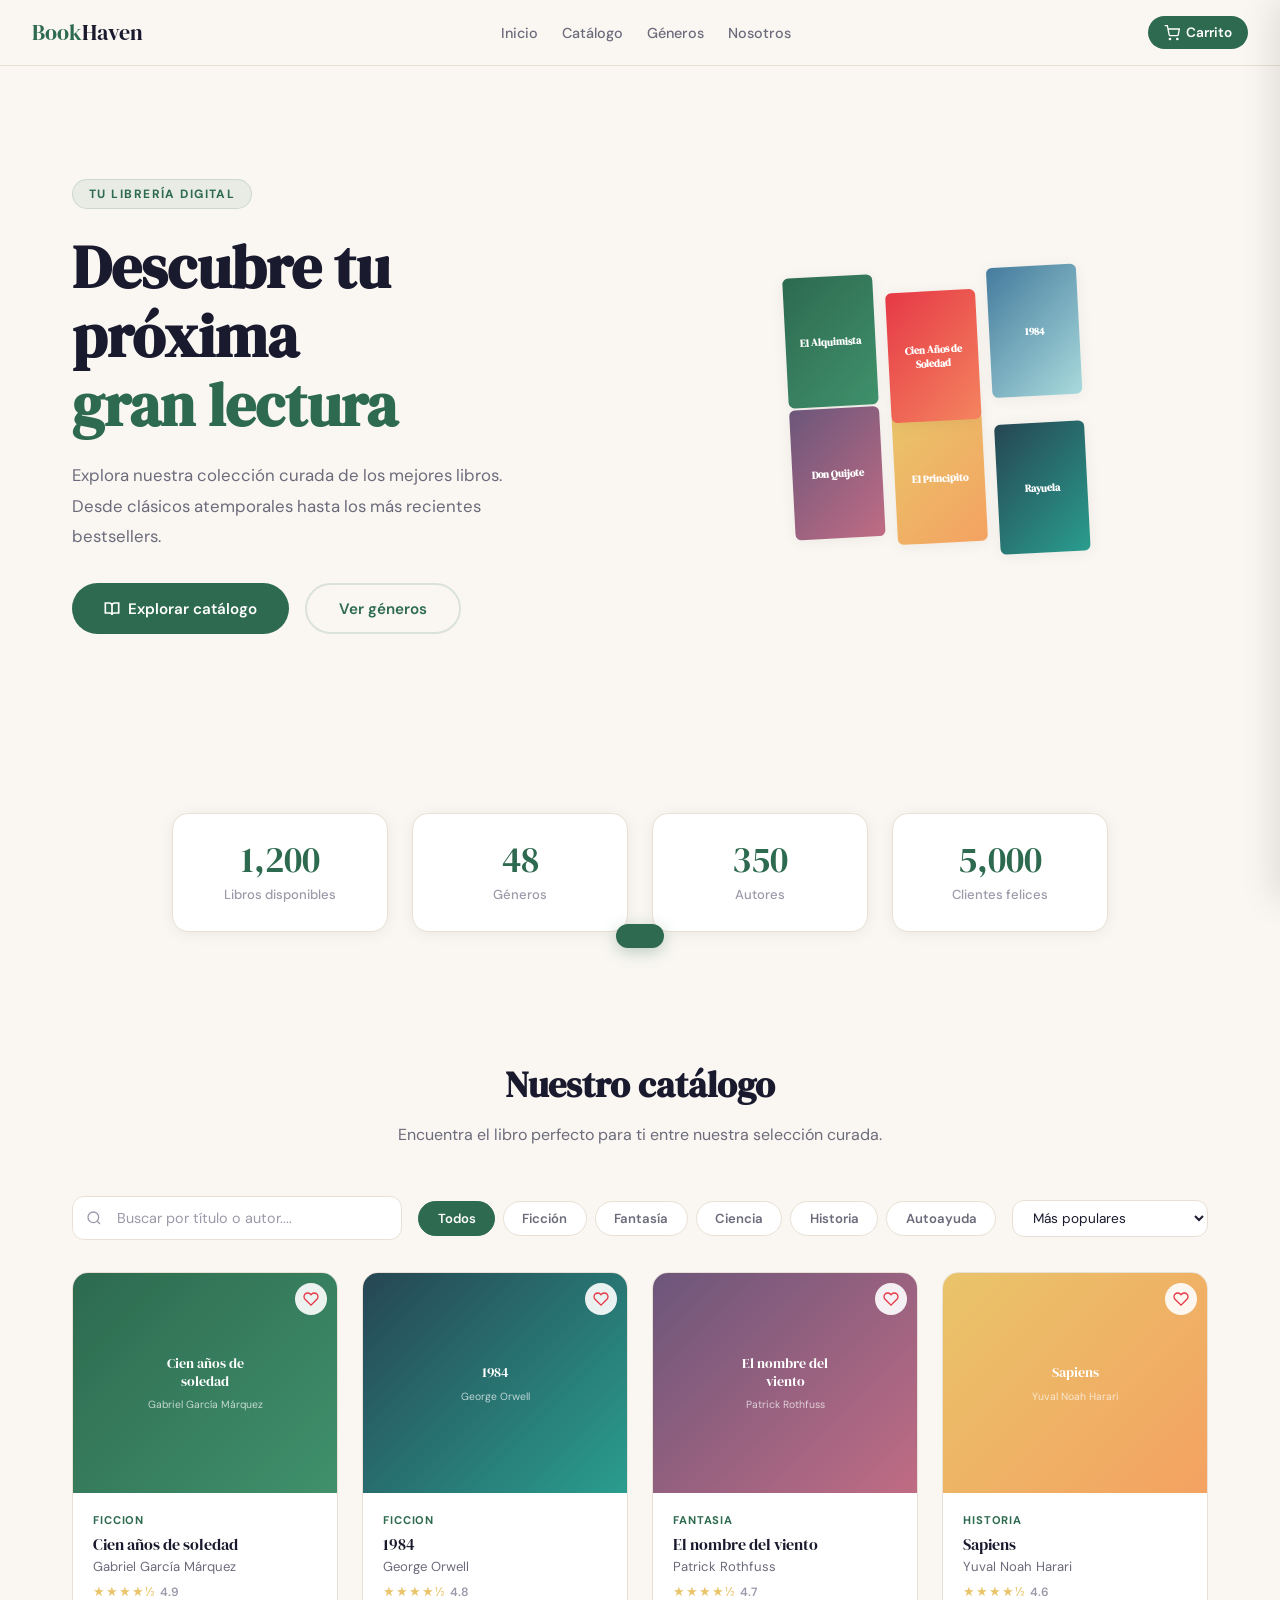
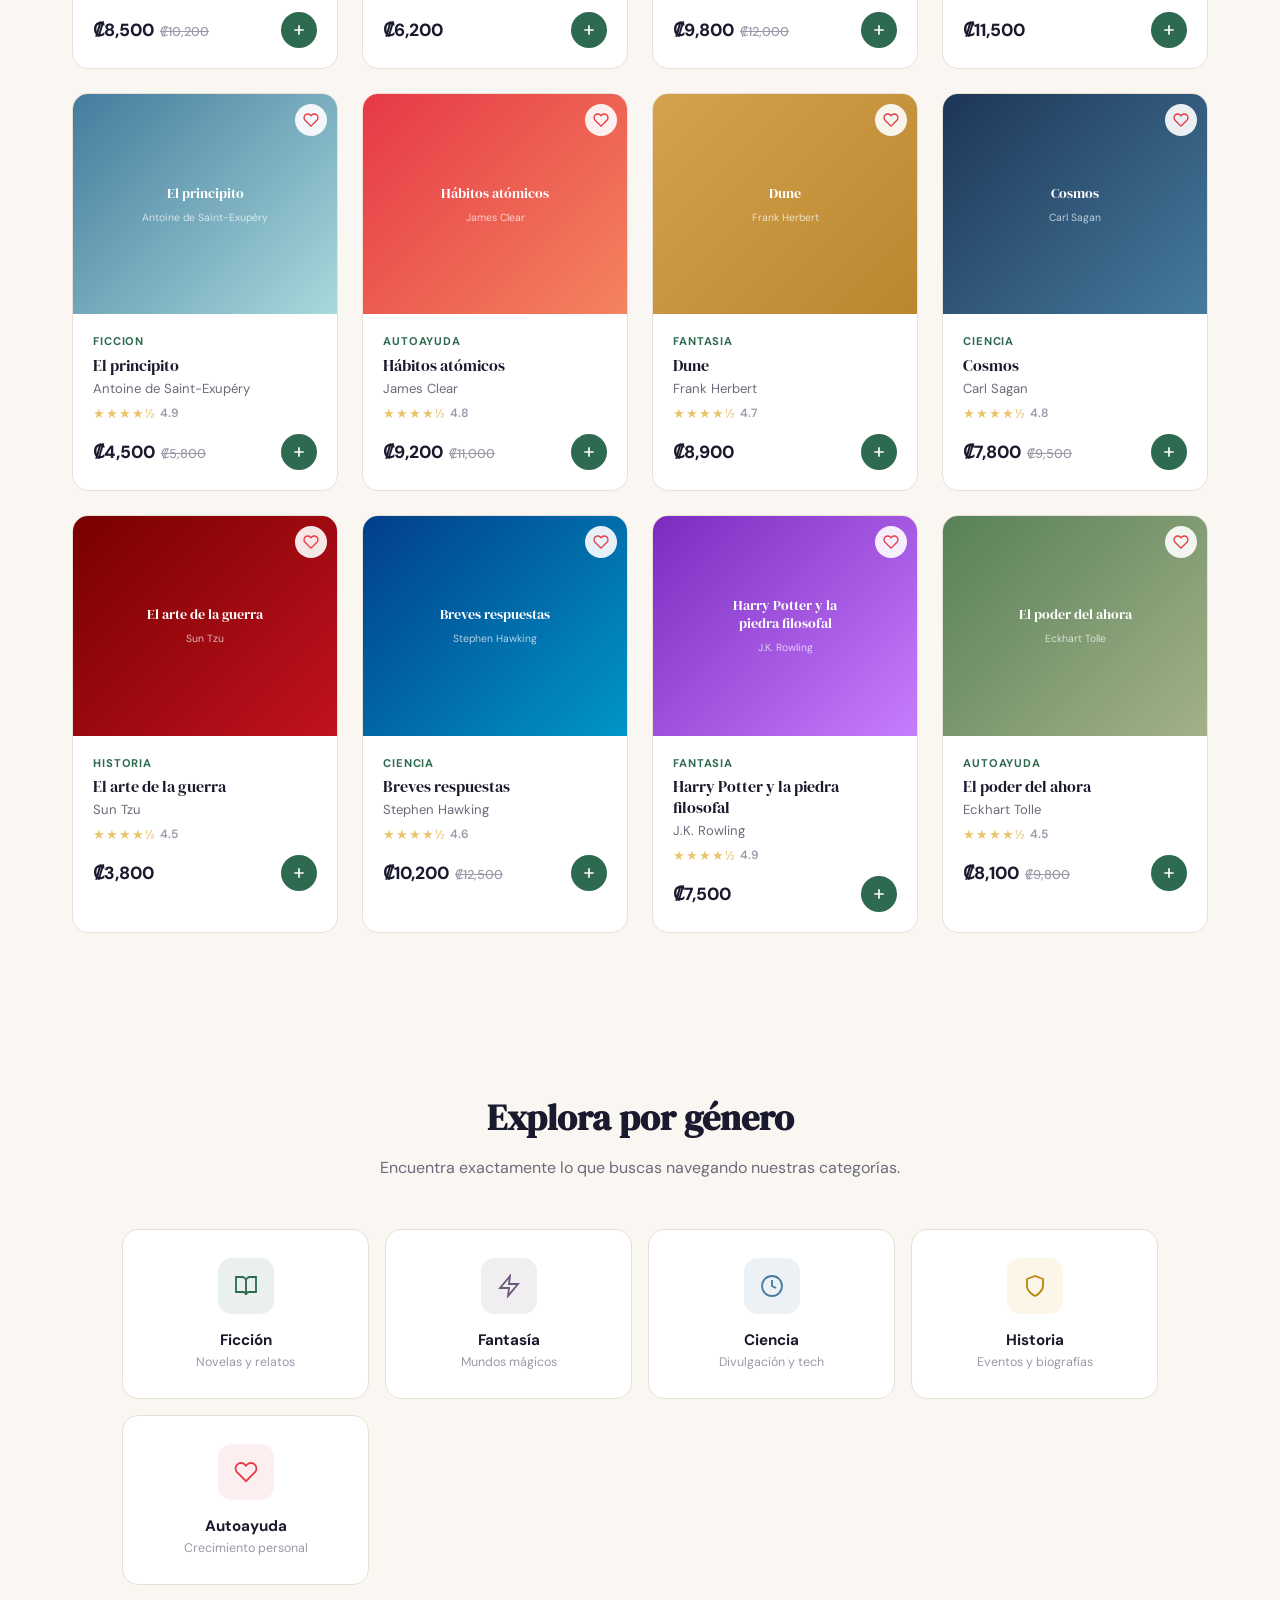
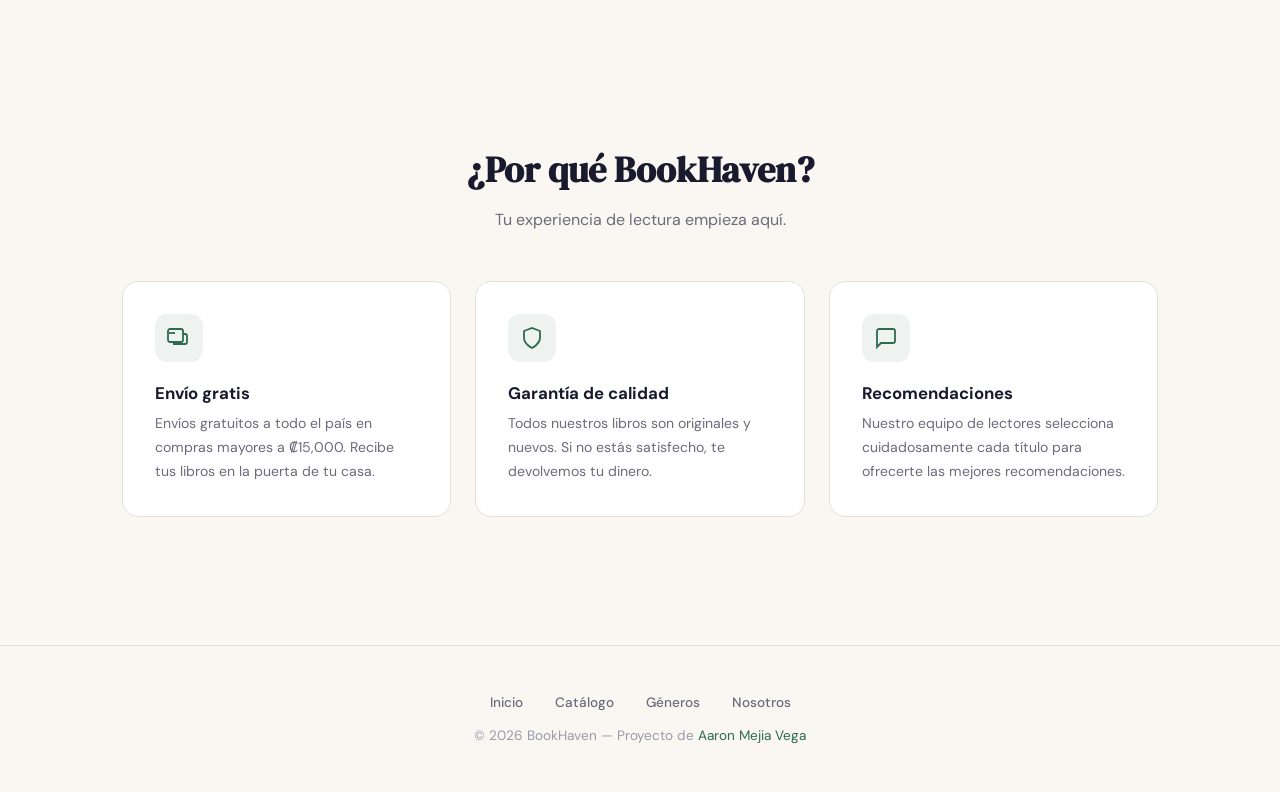
<file: proyecto5/index.html>
<!DOCTYPE html>
<html lang="es">
<head>
  <meta charset="UTF-8" />
  <meta name="viewport" content="width=device-width, initial-scale=1.0" />
  <title>BookHaven — Librería Online</title>
  <style>
    @import url('https://fonts.googleapis.com/css2?family=DM+Sans:wght@300;400;500;600;700;800&family=DM+Serif+Display&display=swap');
    *{margin:0;padding:0;box-sizing:border-box;}
    body{font-family:'DM Sans',sans-serif;background:#faf7f2;color:#1a1a2e;overflow-x:hidden;min-height:100vh;}
    a{color:inherit;text-decoration:none;}

    :root{--accent:#2d6a4f;--accent-light:#40916c;--accent-bg:rgba(45,106,79,0.08);--accent-border:rgba(45,106,79,0.15);--warm:#f5e6d3;--card-bg:#ffffff;--card-border:#e8e0d4;--text-main:#1a1a2e;--text-secondary:#6b6b7b;--text-muted:#9a9aaa;--nav-bg:rgba(250,247,242,0.9);--shadow:0 2px 16px rgba(0,0,0,0.06);--shadow-hover:0 8px 32px rgba(0,0,0,0.1);}

    .navbar{position:fixed;top:0;left:0;right:0;z-index:100;display:flex;align-items:center;justify-content:space-between;padding:1rem 2rem;background:var(--nav-bg);backdrop-filter:blur(16px);border-bottom:1px solid var(--card-border);transition:padding 0.3s,box-shadow 0.3s;}
    .navbar.scrolled{padding:0.7rem 2rem;box-shadow:var(--shadow);}
    .logo{font-family:'DM Serif Display',serif;font-size:1.4rem;color:var(--accent);}
    .logo span{color:var(--text-main);}
    .nav-links{display:flex;gap:1.5rem;list-style:none;align-items:center;}
    .nav-links a{font-size:0.9rem;color:var(--text-secondary);transition:color 0.3s;font-weight:500;}
    .nav-links a:hover{color:var(--accent);}
    .nav-cart{position:relative;display:flex;align-items:center;gap:6px;background:var(--accent);color:#fff;padding:0.5rem 1rem;border-radius:50px;font-weight:600;font-size:0.85rem;cursor:pointer;border:none;font-family:inherit;transition:all 0.3s;}
    .nav-cart:hover{background:var(--accent-light);transform:translateY(-1px);}
    .nav-cart-badge{background:#e63946;color:#fff;font-size:0.65rem;font-weight:800;width:18px;height:18px;border-radius:50%;display:flex;align-items:center;justify-content:center;position:absolute;top:-4px;right:-4px;}
    .nav-cart-badge.hidden{display:none;}
    .btn-hamburger{display:none;background:none;border:none;color:var(--text-main);cursor:pointer;padding:4px;}
    .mobile-overlay{display:none;position:fixed;inset:0;background:rgba(0,0,0,0.3);z-index:90;}
    .mobile-overlay.open{display:block;}
    .mobile-menu{display:none;position:fixed;top:0;right:0;bottom:0;width:300px;z-index:95;background:#faf7f2;padding:2rem 1.5rem;flex-direction:column;gap:1.5rem;transform:translateX(100%);transition:transform 0.3s;box-shadow:-4px 0 24px rgba(0,0,0,0.1);}
    .mobile-menu.open{display:flex;transform:translateX(0);}
    .mobile-menu-close{align-self:flex-end;background:none;border:none;color:var(--text-secondary);cursor:pointer;padding:4px;}
    .mobile-menu a{font-size:1.1rem;color:var(--text-secondary);padding:0.75rem 0;border-bottom:1px solid var(--card-border);transition:color 0.2s;font-weight:500;}
    .mobile-menu a:hover{color:var(--accent);}

    .hero{min-height:85vh;display:flex;align-items:center;padding:7rem 2rem 4rem;max-width:1200px;margin:0 auto;gap:3rem;}
    .hero-text{flex:1;}
    .hero-tag{display:inline-block;font-size:0.75rem;font-weight:700;letter-spacing:0.12em;text-transform:uppercase;color:var(--accent);background:var(--accent-bg);padding:0.4rem 1rem;border-radius:50px;border:1px solid var(--accent-border);margin-bottom:1.5rem;animation:fadeIn 0.8s 0.2s both;}
    .hero h1{font-family:'DM Serif Display',serif;font-size:clamp(2.5rem,5vw,3.75rem);line-height:1.15;margin-bottom:1.25rem;color:var(--text-main);animation:fadeIn 0.8s 0.4s both;}
    .hero h1 em{color:var(--accent);font-style:normal;}
    .hero p{color:var(--text-secondary);font-size:1.05rem;line-height:1.8;max-width:480px;margin-bottom:2rem;animation:fadeIn 0.8s 0.6s both;}
    .hero-buttons{display:flex;gap:1rem;flex-wrap:wrap;animation:fadeIn 0.8s 0.8s both;}
    .hero-visual{flex:1;display:flex;justify-content:center;align-items:center;animation:fadeIn 0.8s 1s both;}
    .hero-books{display:grid;grid-template-columns:repeat(3,1fr);gap:12px;transform:rotate(-3deg);}
    .hero-book{width:90px;height:130px;border-radius:6px;display:flex;align-items:center;justify-content:center;font-family:'DM Serif Display',serif;font-size:0.65rem;color:#fff;font-weight:700;text-align:center;padding:8px;box-shadow:var(--shadow);transition:transform 0.3s;}
    .hero-book:hover{transform:translateY(-6px) rotate(2deg);}
    .hero-book:nth-child(1){background:linear-gradient(135deg,#2d6a4f,#40916c);}
    .hero-book:nth-child(2){background:linear-gradient(135deg,#e63946,#f4845f);transform:translateY(20px);}
    .hero-book:nth-child(3){background:linear-gradient(135deg,#457b9d,#a8dadc);}
    .hero-book:nth-child(4){background:linear-gradient(135deg,#6c567b,#c06c84);transform:translateY(-10px);}
    .hero-book:nth-child(5){background:linear-gradient(135deg,#e9c46a,#f4a261);}
    .hero-book:nth-child(6){background:linear-gradient(135deg,#264653,#2a9d8f);transform:translateY(15px);}
    @keyframes fadeIn{0%{opacity:0;transform:translateY(20px);}100%{opacity:1;transform:translateY(0);}}

    .btn{display:inline-flex;align-items:center;gap:8px;padding:0.85rem 2rem;border-radius:50px;font-weight:600;font-size:0.95rem;transition:all 0.3s;cursor:pointer;border:none;font-family:inherit;}
    .btn-primary{background:var(--accent);color:#fff;}
    .btn-primary:hover{background:var(--accent-light);transform:translateY(-2px);box-shadow:0 8px 24px rgba(45,106,79,0.2);}
    .btn-outline{background:transparent;color:var(--accent);border:2px solid var(--accent-border);}
    .btn-outline:hover{border-color:var(--accent);background:var(--accent-bg);}

    .section-header{text-align:center;max-width:600px;margin:0 auto 3rem;}
    .section-header h2{font-family:'DM Serif Display',serif;font-size:clamp(1.75rem,4vw,2.25rem);margin-bottom:0.75rem;}
    .section-header p{color:var(--text-secondary);font-size:1rem;line-height:1.7;}

    .stats{padding:3rem 2rem;max-width:1000px;margin:0 auto;display:grid;grid-template-columns:repeat(4,1fr);gap:1.5rem;text-align:center;}
    .stat-box{background:var(--card-bg);border:1px solid var(--card-border);border-radius:16px;padding:1.75rem 1rem;box-shadow:var(--shadow);transition:transform 0.3s;}
    .stat-box:hover{transform:translateY(-4px);}
    .stat-num{font-family:'DM Serif Display',serif;font-size:2.25rem;color:var(--accent);line-height:1;}
    .stat-label{font-size:0.82rem;color:var(--text-muted);margin-top:0.5rem;font-weight:500;}

    .catalog{padding:5rem 2rem;max-width:1200px;margin:0 auto;}
    .catalog-controls{display:flex;gap:1rem;margin-bottom:2rem;flex-wrap:wrap;align-items:center;}
    .catalog-search{flex:1;min-width:200px;position:relative;}
    .catalog-search input{width:100%;background:var(--card-bg);border:1px solid var(--card-border);border-radius:12px;padding:0.75rem 1rem 0.75rem 2.75rem;font-family:inherit;font-size:0.9rem;outline:none;transition:border-color 0.3s;color:var(--text-main);}
    .catalog-search input:focus{border-color:var(--accent);}
    .catalog-search input::placeholder{color:var(--text-muted);}
    .catalog-search svg{position:absolute;left:0.85rem;top:50%;transform:translateY(-50%);color:var(--text-muted);}
    .catalog-filters{display:flex;gap:0.5rem;flex-wrap:wrap;}
    .filter-btn{padding:0.5rem 1.15rem;border-radius:50px;font-size:0.82rem;font-weight:600;background:var(--card-bg);color:var(--text-secondary);border:1px solid var(--card-border);cursor:pointer;transition:all 0.3s;font-family:inherit;}
    .filter-btn:hover{border-color:var(--accent);color:var(--accent);}
    .filter-btn.active{background:var(--accent);color:#fff;border-color:var(--accent);}
    .catalog-sort{background:var(--card-bg);border:1px solid var(--card-border);border-radius:12px;padding:0.5rem 1rem;font-family:inherit;font-size:0.85rem;color:var(--text-main);outline:none;cursor:pointer;}

    .books-grid{display:grid;grid-template-columns:repeat(auto-fill,minmax(220px,1fr));gap:1.5rem;}
    .book-card{background:var(--card-bg);border:1px solid var(--card-border);border-radius:16px;overflow:hidden;transition:transform 0.3s,box-shadow 0.3s;cursor:pointer;position:relative;}
    .book-card:hover{transform:translateY(-6px);box-shadow:var(--shadow-hover);}
    .book-cover{height:220px;display:flex;flex-direction:column;align-items:center;justify-content:center;gap:8px;position:relative;padding:1.5rem;}
    .book-cover-title{font-family:'DM Serif Display',serif;font-size:0.85rem;color:#fff;text-align:center;line-height:1.3;max-width:120px;}
    .book-cover-author{font-size:0.65rem;color:rgba(255,255,255,0.7);text-align:center;}
    .book-wishlist{position:absolute;top:10px;right:10px;width:32px;height:32px;border-radius:50%;background:rgba(255,255,255,0.9);border:none;cursor:pointer;display:flex;align-items:center;justify-content:center;transition:all 0.2s;z-index:2;}
    .book-wishlist:hover{transform:scale(1.1);}
    .book-wishlist.active svg{fill:#e63946;stroke:#e63946;}
    .book-body{padding:1.25rem;}
    .book-genre{font-size:0.7rem;font-weight:700;text-transform:uppercase;letter-spacing:0.08em;color:var(--accent);margin-bottom:0.4rem;}
    .book-title{font-family:'DM Serif Display',serif;font-size:1rem;margin-bottom:0.25rem;line-height:1.3;}
    .book-author{font-size:0.82rem;color:var(--text-secondary);margin-bottom:0.5rem;}
    .book-rating{display:flex;align-items:center;gap:4px;margin-bottom:0.75rem;}
    .book-stars{color:#e9c46a;font-size:0.8rem;letter-spacing:1px;}
    .book-rating-num{font-size:0.75rem;color:var(--text-muted);font-weight:600;}
    .book-footer{display:flex;justify-content:space-between;align-items:center;}
    .book-price{font-weight:800;font-size:1.1rem;color:var(--text-main);}
    .book-price-old{font-size:0.8rem;color:var(--text-muted);text-decoration:line-through;margin-left:6px;font-weight:500;}
    .book-add-btn{width:36px;height:36px;border-radius:50%;background:var(--accent);color:#fff;border:none;cursor:pointer;display:flex;align-items:center;justify-content:center;transition:all 0.2s;}
    .book-add-btn:hover{background:var(--accent-light);transform:scale(1.1);}
    .book-add-btn.added{background:#e63946;}
    .no-results{text-align:center;padding:3rem;color:var(--text-muted);font-size:0.95rem;grid-column:1/-1;}

    .book-modal-overlay{position:fixed;inset:0;background:rgba(0,0,0,0.4);z-index:200;display:none;align-items:center;justify-content:center;padding:2rem;backdrop-filter:blur(4px);}
    .book-modal-overlay.open{display:flex;}
    .book-modal{background:var(--card-bg);border-radius:20px;max-width:600px;width:100%;max-height:90vh;overflow-y:auto;box-shadow:0 16px 48px rgba(0,0,0,0.15);animation:modalIn 0.3s both;}
    @keyframes modalIn{0%{opacity:0;transform:scale(0.95) translateY(20px);}100%{opacity:1;transform:scale(1) translateY(0);}}
    .modal-cover{height:200px;display:flex;flex-direction:column;align-items:center;justify-content:center;border-radius:20px 20px 0 0;position:relative;}
    .modal-close{position:absolute;top:12px;right:12px;width:36px;height:36px;border-radius:50%;background:rgba(255,255,255,0.9);border:none;cursor:pointer;display:flex;align-items:center;justify-content:center;transition:transform 0.2s;}
    .modal-close:hover{transform:scale(1.1);}
    .modal-body{padding:2rem;}
    .modal-genre{font-size:0.72rem;font-weight:700;text-transform:uppercase;letter-spacing:0.1em;color:var(--accent);margin-bottom:0.5rem;}
    .modal-title{font-family:'DM Serif Display',serif;font-size:1.5rem;margin-bottom:0.25rem;}
    .modal-author{color:var(--text-secondary);font-size:0.95rem;margin-bottom:1rem;}
    .modal-rating{display:flex;align-items:center;gap:6px;margin-bottom:1.25rem;}
    .modal-desc{color:var(--text-secondary);font-size:0.9rem;line-height:1.8;margin-bottom:1.5rem;}
    .modal-details{display:grid;grid-template-columns:1fr 1fr;gap:0.75rem;margin-bottom:1.5rem;}
    .modal-detail{background:#f8f5f0;border-radius:10px;padding:0.75rem 1rem;}
    .modal-detail-label{font-size:0.72rem;color:var(--text-muted);font-weight:600;text-transform:uppercase;letter-spacing:0.05em;}
    .modal-detail-value{font-weight:700;font-size:0.95rem;margin-top:2px;}
    .modal-actions{display:flex;gap:0.75rem;}
    .modal-add-btn{flex:1;padding:0.85rem;border-radius:12px;font-weight:700;font-size:0.95rem;cursor:pointer;transition:all 0.3s;font-family:inherit;border:none;background:var(--accent);color:#fff;}
    .modal-add-btn:hover{background:var(--accent-light);transform:translateY(-2px);}
    .modal-wish-btn{padding:0.85rem 1.25rem;border-radius:12px;font-weight:600;font-size:0.95rem;cursor:pointer;transition:all 0.3s;font-family:inherit;border:2px solid var(--card-border);background:transparent;color:var(--text-main);display:flex;align-items:center;gap:6px;}
    .modal-wish-btn:hover{border-color:var(--accent);color:var(--accent);}

    .cart-sidebar{position:fixed;top:0;right:0;bottom:0;width:380px;z-index:200;background:var(--card-bg);box-shadow:-8px 0 32px rgba(0,0,0,0.1);transform:translateX(100%);transition:transform 0.3s;display:flex;flex-direction:column;}
    .cart-sidebar.open{transform:translateX(0);}
    .cart-header{display:flex;justify-content:space-between;align-items:center;padding:1.5rem;border-bottom:1px solid var(--card-border);}
    .cart-header h3{font-family:'DM Serif Display',serif;font-size:1.25rem;}
    .cart-close{background:none;border:none;color:var(--text-secondary);cursor:pointer;padding:4px;}
    .cart-items{flex:1;overflow-y:auto;padding:1rem 1.5rem;}
    .cart-empty{text-align:center;padding:3rem 1rem;color:var(--text-muted);font-size:0.9rem;}
    .cart-item{display:flex;gap:1rem;padding:1rem 0;border-bottom:1px solid var(--card-border);align-items:center;}
    .cart-item-cover{width:50px;height:70px;border-radius:6px;display:flex;align-items:center;justify-content:center;flex-shrink:0;}
    .cart-item-cover svg{color:rgba(255,255,255,0.7);}
    .cart-item-info{flex:1;}
    .cart-item-title{font-weight:700;font-size:0.88rem;margin-bottom:2px;}
    .cart-item-author{font-size:0.78rem;color:var(--text-muted);}
    .cart-item-price{font-weight:800;font-size:0.95rem;color:var(--accent);margin-top:4px;}
    .cart-item-qty{display:flex;align-items:center;gap:6px;}
    .cart-qty-btn{width:28px;height:28px;border-radius:8px;background:#f0ebe4;border:none;cursor:pointer;font-size:1rem;font-weight:700;display:flex;align-items:center;justify-content:center;transition:background 0.2s;color:var(--text-main);}
    .cart-qty-btn:hover{background:var(--accent-bg);}
    .cart-qty-num{font-weight:700;font-size:0.9rem;min-width:20px;text-align:center;}
    .cart-item-remove{background:none;border:none;color:var(--text-muted);cursor:pointer;padding:4px;transition:color 0.2s;}
    .cart-item-remove:hover{color:#e63946;}
    .cart-footer{padding:1.5rem;border-top:1px solid var(--card-border);}
    .cart-total{display:flex;justify-content:space-between;margin-bottom:1rem;font-size:1.1rem;}
    .cart-total span:last-child{font-weight:800;color:var(--accent);font-family:'DM Serif Display',serif;font-size:1.25rem;}
    .cart-checkout-btn{width:100%;padding:0.85rem;border-radius:12px;font-weight:700;font-size:0.95rem;cursor:pointer;transition:all 0.3s;font-family:inherit;border:none;background:var(--accent);color:#fff;}
    .cart-checkout-btn:hover{background:var(--accent-light);}

    .genres{padding:5rem 2rem;max-width:1100px;margin:0 auto;}
    .genres-grid{display:grid;grid-template-columns:repeat(auto-fit,minmax(200px,1fr));gap:1rem;}
    .genre-card{background:var(--card-bg);border:1px solid var(--card-border);border-radius:16px;padding:1.75rem;text-align:center;transition:all 0.3s;cursor:pointer;}
    .genre-card:hover{transform:translateY(-4px);box-shadow:var(--shadow-hover);border-color:var(--accent);}
    .genre-icon{width:56px;height:56px;border-radius:14px;margin:0 auto 1rem;display:flex;align-items:center;justify-content:center;}
    .genre-card h3{font-size:0.95rem;font-weight:700;margin-bottom:0.25rem;}
    .genre-card p{font-size:0.78rem;color:var(--text-muted);}

    .features{padding:5rem 2rem;max-width:1100px;margin:0 auto;}
    .features-grid{display:grid;grid-template-columns:repeat(auto-fit,minmax(280px,1fr));gap:1.5rem;}
    .feature-card{background:var(--card-bg);border:1px solid var(--card-border);border-radius:16px;padding:2rem;transition:all 0.3s;}
    .feature-card:hover{transform:translateY(-4px);box-shadow:var(--shadow-hover);}
    .feature-icon{width:48px;height:48px;background:var(--accent-bg);border-radius:12px;display:flex;align-items:center;justify-content:center;margin-bottom:1.25rem;color:var(--accent);}
    .feature-card h3{font-size:1.05rem;font-weight:700;margin-bottom:0.5rem;}
    .feature-card p{font-size:0.88rem;color:var(--text-secondary);line-height:1.7;}

    .footer{text-align:center;padding:3rem 2rem;border-top:1px solid var(--card-border);color:var(--text-muted);font-size:0.85rem;margin-top:3rem;}
    .footer a{color:var(--accent);}
    .footer-links{display:flex;justify-content:center;gap:2rem;margin-bottom:1rem;flex-wrap:wrap;}
    .footer-links a{color:var(--text-secondary);font-size:0.85rem;transition:color 0.3s;font-weight:500;}
    .footer-links a:hover{color:var(--accent);}

    .toast{position:fixed;bottom:2rem;left:50%;transform:translateX(-50%) translateY(80px);background:var(--accent);color:#fff;padding:0.75rem 1.5rem;border-radius:12px;font-size:0.88rem;font-weight:600;z-index:300;transition:transform 0.3s;pointer-events:none;display:flex;align-items:center;gap:8px;box-shadow:0 4px 16px rgba(45,106,79,0.3);}
    .toast.show{transform:translateX(-50%) translateY(0);}

    .back-top{position:fixed;bottom:2rem;right:2rem;width:44px;height:44px;border-radius:50%;background:var(--accent);color:#fff;border:none;cursor:pointer;display:flex;align-items:center;justify-content:center;opacity:0;transform:translateY(20px);transition:opacity 0.3s,transform 0.3s;z-index:50;box-shadow:0 4px 16px rgba(45,106,79,0.2);}
    .back-top.show{opacity:1;transform:translateY(0);}

    @media(max-width:900px){.hero{flex-direction:column;text-align:center;min-height:auto;padding-top:6rem;}.hero p{margin:0 auto 2rem;}.hero-buttons{justify-content:center;}.stats{grid-template-columns:repeat(2,1fr);}.genres-grid{grid-template-columns:repeat(2,1fr);}}
    @media(max-width:768px){.nav-links{display:none;}.btn-hamburger{display:flex;}.navbar{padding:0.8rem 1.25rem;}.cart-sidebar{width:100%;}}
    @media(max-width:600px){.stats{grid-template-columns:1fr 1fr;}.books-grid{grid-template-columns:repeat(2,1fr);}.features-grid{grid-template-columns:1fr;}.hero-books{gap:8px;}.hero-book{width:70px;height:105px;font-size:0.55rem;}.genres-grid{grid-template-columns:1fr;}.modal-details{grid-template-columns:1fr;}}
    @media(max-width:400px){.books-grid{grid-template-columns:1fr;}.stats{grid-template-columns:1fr;}}
  </style>
</head>
<body>
  <nav class="navbar" id="navbar">
    <div class="logo">Book<span>Haven</span></div>
    <ul class="nav-links">
      <li><a href="#inicio">Inicio</a></li>
      <li><a href="#catalogo">Catálogo</a></li>
      <li><a href="#generos">Géneros</a></li>
      <li><a href="#nosotros">Nosotros</a></li>
    </ul>
    <button class="nav-cart" id="btnOpenCart">
      <svg width="16" height="16" viewBox="0 0 24 24" fill="none" stroke="currentColor" stroke-width="2"><circle cx="9" cy="21" r="1"/><circle cx="20" cy="21" r="1"/><path d="M1 1h4l2.68 13.39a2 2 0 002 1.61h9.72a2 2 0 002-1.61L23 6H6"/></svg>
      Carrito
      <span class="nav-cart-badge hidden" id="cartBadge">0</span>
    </button>
    <button class="btn-hamburger" id="btnHamburger" aria-label="Abrir menú">
      <svg width="24" height="24" viewBox="0 0 24 24" fill="none" stroke="currentColor" stroke-width="2"><line x1="3" y1="6" x2="21" y2="6"/><line x1="3" y1="12" x2="21" y2="12"/><line x1="3" y1="18" x2="21" y2="18"/></svg>
    </button>
  </nav>

  <div class="mobile-overlay" id="mobileOverlay"></div>
  <div class="mobile-menu" id="mobileMenu">
    <button class="mobile-menu-close" id="mobileClose" aria-label="Cerrar">
      <svg width="24" height="24" viewBox="0 0 24 24" fill="none" stroke="currentColor" stroke-width="2"><line x1="18" y1="6" x2="6" y2="18"/><line x1="6" y1="6" x2="18" y2="18"/></svg>
    </button>
    <a href="#inicio" class="mobile-link">Inicio</a>
    <a href="#catalogo" class="mobile-link">Catálogo</a>
    <a href="#generos" class="mobile-link">Géneros</a>
    <a href="#nosotros" class="mobile-link">Nosotros</a>
  </div>

  <section class="hero" id="inicio">
    <div class="hero-text">
      <span class="hero-tag">Tu librería digital</span>
      <h1>Descubre tu próxima<br><em>gran lectura</em></h1>
      <p>Explora nuestra colección curada de los mejores libros. Desde clásicos atemporales hasta los más recientes bestsellers.</p>
      <div class="hero-buttons">
        <a href="#catalogo" class="btn btn-primary">
          <svg width="16" height="16" viewBox="0 0 24 24" fill="none" stroke="currentColor" stroke-width="2.5"><path d="M2 3h6a4 4 0 014 4v14a3 3 0 00-3-3H2zM22 3h-6a4 4 0 00-4 4v14a3 3 0 013-3h7z"/></svg>
          Explorar catálogo
        </a>
        <a href="#generos" class="btn btn-outline">Ver géneros</a>
      </div>
    </div>
    <div class="hero-visual">
      <div class="hero-books">
        <div class="hero-book">El Alquimista</div>
        <div class="hero-book">Cien Años de Soledad</div>
        <div class="hero-book">1984</div>
        <div class="hero-book">Don Quijote</div>
        <div class="hero-book">El Principito</div>
        <div class="hero-book">Rayuela</div>
      </div>
    </div>
  </section>

  <section class="stats">
    <div class="stat-box"><div class="stat-num" data-count="1200">0</div><div class="stat-label">Libros disponibles</div></div>
    <div class="stat-box"><div class="stat-num" data-count="48">0</div><div class="stat-label">Géneros</div></div>
    <div class="stat-box"><div class="stat-num" data-count="350">0</div><div class="stat-label">Autores</div></div>
    <div class="stat-box"><div class="stat-num" data-count="5000">0</div><div class="stat-label">Clientes felices</div></div>
  </section>

  <section class="catalog" id="catalogo">
    <div class="section-header"><h2>Nuestro catálogo</h2><p>Encuentra el libro perfecto para ti entre nuestra selección curada.</p></div>
    <div class="catalog-controls">
      <div class="catalog-search">
        <svg width="16" height="16" viewBox="0 0 24 24" fill="none" stroke="currentColor" stroke-width="2"><circle cx="11" cy="11" r="8"/><path d="M21 21l-4.35-4.35"/></svg>
        <input type="text" id="searchInput" placeholder="Buscar por título o autor....">
      </div>
      <div class="catalog-filters" id="filterBtns">
        <button class="filter-btn active" data-genre="all">Todos</button>
        <button class="filter-btn" data-genre="ficcion">Ficción</button>
        <button class="filter-btn" data-genre="fantasia">Fantasía</button>
        <button class="filter-btn" data-genre="ciencia">Ciencia</button>
        <button class="filter-btn" data-genre="historia">Historia</button>
        <button class="filter-btn" data-genre="autoayuda">Autoayuda</button>
      </div>
      <select class="catalog-sort" id="sortSelect">
        <option value="popular">Más populares</option>
        <option value="price-asc">Precio: menor a mayor</option>
        <option value="price-desc">Precio: mayor a menor</option>
        <option value="rating">Mejor valorados</option>
        <option value="title">A-Z</option>
      </select>
    </div>
    <div class="books-grid" id="booksGrid"></div>
  </section>

  <section class="genres" id="generos">
    <div class="section-header"><h2>Explora por género</h2><p>Encuentra exactamente lo que buscas navegando nuestras categorías.</p></div>
    <div class="genres-grid">
      <div class="genre-card" data-filter="ficcion"><div class="genre-icon" style="background:rgba(45,106,79,0.1);color:#2d6a4f"><svg width="24" height="24" viewBox="0 0 24 24" fill="none" stroke="currentColor" stroke-width="1.8"><path d="M2 3h6a4 4 0 014 4v14a3 3 0 00-3-3H2zM22 3h-6a4 4 0 00-4 4v14a3 3 0 013-3h7z"/></svg></div><h3>Ficción</h3><p>Novelas y relatos</p></div>
      <div class="genre-card" data-filter="fantasia"><div class="genre-icon" style="background:rgba(108,86,123,0.1);color:#6c567b"><svg width="24" height="24" viewBox="0 0 24 24" fill="none" stroke="currentColor" stroke-width="1.8"><polygon points="13 2 3 14 12 14 11 22 21 10 12 10 13 2"/></svg></div><h3>Fantasía</h3><p>Mundos mágicos</p></div>
      <div class="genre-card" data-filter="ciencia"><div class="genre-icon" style="background:rgba(69,123,157,0.1);color:#457b9d"><svg width="24" height="24" viewBox="0 0 24 24" fill="none" stroke="currentColor" stroke-width="1.8"><circle cx="12" cy="12" r="10"/><path d="M12 6v6l4 2"/></svg></div><h3>Ciencia</h3><p>Divulgación y tech</p></div>
      <div class="genre-card" data-filter="historia"><div class="genre-icon" style="background:rgba(233,196,106,0.15);color:#b8860b"><svg width="24" height="24" viewBox="0 0 24 24" fill="none" stroke="currentColor" stroke-width="1.8"><path d="M12 22s8-4 8-10V5l-8-3-8 3v7c0 6 8 10 8 10z"/></svg></div><h3>Historia</h3><p>Eventos y biografías</p></div>
      <div class="genre-card" data-filter="autoayuda"><div class="genre-icon" style="background:rgba(230,57,70,0.08);color:#e63946"><svg width="24" height="24" viewBox="0 0 24 24" fill="none" stroke="currentColor" stroke-width="1.8"><path d="M20.84 4.61a5.5 5.5 0 00-7.78 0L12 5.67l-1.06-1.06a5.5 5.5 0 00-7.78 7.78l1.06 1.06L12 21.23l7.78-7.78 1.06-1.06a5.5 5.5 0 000-7.78z"/></svg></div><h3>Autoayuda</h3><p>Crecimiento personal</p></div>
    </div>
  </section>

  <section class="features" id="nosotros">
    <div class="section-header"><h2>¿Por qué BookHaven?</h2><p>Tu experiencia de lectura empieza aquí.</p></div>
    <div class="features-grid">
      <div class="feature-card"><div class="feature-icon"><svg width="24" height="24" viewBox="0 0 24 24" fill="none" stroke="currentColor" stroke-width="1.8"><rect x="1" y="3" width="15" height="13" rx="2"/><path d="M16 8h2a2 2 0 012 2v6a2 2 0 01-2 2H6"/><path d="M2 7h6"/></svg></div><h3>Envío gratis</h3><p>Envíos gratuitos a todo el país en compras mayores a ₡15,000. Recibe tus libros en la puerta de tu casa.</p></div>
      <div class="feature-card"><div class="feature-icon"><svg width="24" height="24" viewBox="0 0 24 24" fill="none" stroke="currentColor" stroke-width="1.8"><path d="M12 22s8-4 8-10V5l-8-3-8 3v7c0 6 8 10 8 10z"/></svg></div><h3>Garantía de calidad</h3><p>Todos nuestros libros son originales y nuevos. Si no estás satisfecho, te devolvemos tu dinero.</p></div>
      <div class="feature-card"><div class="feature-icon"><svg width="24" height="24" viewBox="0 0 24 24" fill="none" stroke="currentColor" stroke-width="1.8"><path d="M21 15a2 2 0 01-2 2H7l-4 4V5a2 2 0 012-2h14a2 2 0 012 2z"/></svg></div><h3>Recomendaciones</h3><p>Nuestro equipo de lectores selecciona cuidadosamente cada título para ofrecerte las mejores recomendaciones.</p></div>
    </div>
  </section>

  <footer class="footer">
    <div class="footer-links"><a href="#inicio">Inicio</a><a href="#catalogo">Catálogo</a><a href="#generos">Géneros</a><a href="#nosotros">Nosotros</a></div>
    <p>&copy; 2026 BookHaven &mdash; Proyecto de <a href="../">Aaron Mejia Vega</a></p>
  </footer>

  <div class="cart-sidebar" id="cartSidebar">
    <div class="cart-header"><h3>Tu carrito</h3><button class="cart-close" id="cartClose"><svg width="24" height="24" viewBox="0 0 24 24" fill="none" stroke="currentColor" stroke-width="2"><line x1="18" y1="6" x2="6" y2="18"/><line x1="6" y1="6" x2="18" y2="18"/></svg></button></div>
    <div class="cart-items" id="cartItems"><div class="cart-empty">Tu carrito está vacío.</div></div>
    <div class="cart-footer"><div class="cart-total"><span>Total</span><span id="cartTotal">₡0</span></div><button class="cart-checkout-btn" id="btnCheckout">Proceder al pago</button></div>
  </div>
  <div class="mobile-overlay" id="cartOverlay"></div>

  <div class="book-modal-overlay" id="modalOverlay">
    <div class="book-modal" id="bookModal"></div>
  </div>

  <button class="back-top" id="backTop" aria-label="Volver arriba">
    <svg width="18" height="18" viewBox="0 0 24 24" fill="none" stroke="currentColor" stroke-width="2.5"><path d="M12 19V5M5 12l7-7 7 7"/></svg>
  </button>
  <div class="toast" id="toast"></div>

  <script>
    (function(){
      'use strict';

      var books=[
        {id:1,title:'Cien años de soledad',author:'Gabriel García Márquez',genre:'ficcion',price:8500,oldPrice:10200,rating:4.9,reviews:342,pages:471,year:1967,isbn:'978-0-06-088328-7',desc:'Una de las obras más importantes de la literatura latinoamericana. La historia de la familia Buendía a lo largo de siete generaciones en el pueblo ficticio de Macondo.',color:'linear-gradient(135deg,#2d6a4f,#40916c)'},
        {id:2,title:'1984',author:'George Orwell',genre:'ficcion',price:6200,oldPrice:null,rating:4.8,reviews:518,pages:328,year:1949,isbn:'978-0-451-52493-5',desc:'Una novela distópica que describe una sociedad totalitaria donde el Gran Hermano controla cada aspecto de la vida humana.',color:'linear-gradient(135deg,#264653,#2a9d8f)'},
        {id:3,title:'El nombre del viento',author:'Patrick Rothfuss',genre:'fantasia',price:9800,oldPrice:12000,rating:4.7,reviews:289,pages:662,year:2007,isbn:'978-0-7564-0407-9',desc:'La historia de Kvothe, un hombre legendario contada desde su propia perspectiva. Una épica de fantasía sobre música, magia y aventura.',color:'linear-gradient(135deg,#6c567b,#c06c84)'},
        {id:4,title:'Sapiens',author:'Yuval Noah Harari',genre:'historia',price:11500,oldPrice:null,rating:4.6,reviews:412,pages:443,year:2011,isbn:'978-0-06-231609-7',desc:'Un recorrido por la historia de la humanidad desde los primeros Homo sapiens hasta las revoluciones científicas y tecnológicas.',color:'linear-gradient(135deg,#e9c46a,#f4a261)'},
        {id:5,title:'El principito',author:'Antoine de Saint-Exupéry',genre:'ficcion',price:4500,oldPrice:5800,rating:4.9,reviews:624,pages:96,year:1943,isbn:'978-0-15-601219-5',desc:'Un clásico atemporal que narra el viaje de un pequeño príncipe por diferentes planetas y las lecciones que aprende sobre la vida y el amor.',color:'linear-gradient(135deg,#457b9d,#a8dadc)'},
        {id:6,title:'Hábitos atómicos',author:'James Clear',genre:'autoayuda',price:9200,oldPrice:11000,rating:4.8,reviews:387,pages:320,year:2018,isbn:'978-0-7352-1129-2',desc:'Una guía práctica sobre cómo construir buenos hábitos y romper los malos. Basado en investigación científica sobre el cambio de comportamiento.',color:'linear-gradient(135deg,#e63946,#f4845f)'},
        {id:7,title:'Dune',author:'Frank Herbert',genre:'fantasia',price:8900,oldPrice:null,rating:4.7,reviews:298,pages:688,year:1965,isbn:'978-0-441-17271-9',desc:'En el planeta desértico de Arrakis, Paul Atreides se enfrenta a intrigas políticas y poderes místicos en esta obra maestra de la ciencia ficción.',color:'linear-gradient(135deg,#d4a24e,#b8872e)'},
        {id:8,title:'Cosmos',author:'Carl Sagan',genre:'ciencia',price:7800,oldPrice:9500,rating:4.8,reviews:356,pages:365,year:1980,isbn:'978-0-345-53943-4',desc:'Un viaje por el universo que explora la ciencia, la historia y la filosofía. Carl Sagan nos invita a comprender nuestro lugar en el cosmos.',color:'linear-gradient(135deg,#1d3557,#457b9d)'},
        {id:9,title:'El arte de la guerra',author:'Sun Tzu',genre:'historia',price:3800,oldPrice:null,rating:4.5,reviews:445,pages:128,year:-500,isbn:'978-1-59030-225-9',desc:'El tratado militar más antiguo del mundo. Sus enseñanzas sobre estrategia se aplican hoy en negocios, deportes y vida personal.',color:'linear-gradient(135deg,#780000,#c1121f)'},
        {id:10,title:'Breves respuestas',author:'Stephen Hawking',genre:'ciencia',price:10200,oldPrice:12500,rating:4.6,reviews:267,pages:256,year:2018,isbn:'978-1-984819-19-2',desc:'Las últimas reflexiones de Hawking sobre las grandes preguntas de la humanidad: ¿Existe Dios? ¿Cómo empezó todo? ¿Hay vida inteligente ahí fuera?',color:'linear-gradient(135deg,#023e8a,#0096c7)'},
        {id:11,title:'Harry Potter y la piedra filosofal',author:'J.K. Rowling',genre:'fantasia',price:7500,oldPrice:null,rating:4.9,reviews:892,pages:309,year:1997,isbn:'978-0-7475-3269-9',desc:'Harry Potter descubre que es un mago y es admitido en Hogwarts, la escuela de magia y hechicería donde vivirá increíbles aventuras.',color:'linear-gradient(135deg,#7b2cbf,#c77dff)'},
        {id:12,title:'El poder del ahora',author:'Eckhart Tolle',genre:'autoayuda',price:8100,oldPrice:9800,rating:4.5,reviews:312,pages:236,year:1997,isbn:'978-1-57731-480-6',desc:'Una guía para la iluminación espiritual que enseña a vivir plenamente en el momento presente, liberándote del dolor del pasado y la ansiedad del futuro.',color:'linear-gradient(135deg,#588157,#a3b18a)'}
      ];

      var cart=JSON.parse(localStorage.getItem('bh_cart')||'[]');
      var wishlist=JSON.parse(localStorage.getItem('bh_wish')||'[]');
      var currentGenre='all';
      var currentSearch='';
      var currentSort='popular';

      function getStars(r){var full=Math.floor(r);var half=r%1>=0.5?1:0;var empty=5-full-half;return '★'.repeat(full)+(half?'½':'')+'☆'.repeat(empty);}

      function renderBooks(){
        var grid=document.getElementById('booksGrid');
        var filtered=books.filter(function(b){
          var matchGenre=currentGenre==='all'||b.genre===currentGenre;
          var q=currentSearch.toLowerCase();
          var matchSearch=!q||b.title.toLowerCase().indexOf(q)>-1||b.author.toLowerCase().indexOf(q)>-1;
          return matchGenre&&matchSearch;
        });
        if(currentSort==='price-asc') filtered.sort(function(a,b){return a.price-b.price;});
        else if(currentSort==='price-desc') filtered.sort(function(a,b){return b.price-a.price;});
        else if(currentSort==='rating') filtered.sort(function(a,b){return b.rating-a.rating;});
        else if(currentSort==='title') filtered.sort(function(a,b){return a.title.localeCompare(b.title);});
        if(!filtered.length){grid.innerHTML='<div class="no-results">No se encontraron libros con esos filtros.</div>';return;}
        grid.innerHTML=filtered.map(function(b){
          var inWish=wishlist.indexOf(b.id)>-1;
          var inCart=cart.some(function(c){return c.id===b.id;});
          return '<div class="book-card" data-id="'+b.id+'">'+
            '<div class="book-cover" style="background:'+b.color+'">'+
              '<div class="book-cover-title">'+b.title+'</div>'+
              '<div class="book-cover-author">'+b.author+'</div>'+
              '<button class="book-wishlist'+(inWish?' active':'')+'" data-wish="'+b.id+'"><svg width="16" height="16" viewBox="0 0 24 24" fill="none" stroke="#e63946" stroke-width="2"><path d="M20.84 4.61a5.5 5.5 0 00-7.78 0L12 5.67l-1.06-1.06a5.5 5.5 0 00-7.78 7.78l1.06 1.06L12 21.23l7.78-7.78 1.06-1.06a5.5 5.5 0 000-7.78z"/></svg></button>'+
            '</div>'+
            '<div class="book-body">'+
              '<div class="book-genre">'+b.genre+'</div>'+
              '<div class="book-title">'+b.title+'</div>'+
              '<div class="book-author">'+b.author+'</div>'+
              '<div class="book-rating"><span class="book-stars">'+getStars(b.rating)+'</span><span class="book-rating-num">'+b.rating+'</span></div>'+
              '<div class="book-footer">'+
                '<div><span class="book-price">₡'+b.price.toLocaleString()+'</span>'+(b.oldPrice?'<span class="book-price-old">₡'+b.oldPrice.toLocaleString()+'</span>':'')+'</div>'+
                '<button class="book-add-btn'+(inCart?' added':'')+'" data-cart="'+b.id+'"><svg width="16" height="16" viewBox="0 0 24 24" fill="none" stroke="currentColor" stroke-width="2.5">'+(inCart?'<path d="M20 6L9 17l-5-5"/>':'<path d="M12 5v14M5 12h14"/>')+'</svg></button>'+
              '</div>'+
            '</div>'+
          '</div>';
        }).join('');
      }

      function openModal(id){
        var b=books.find(function(x){return x.id===id;});
        if(!b) return;
        var inWish=wishlist.indexOf(b.id)>-1;
        var inCart=cart.some(function(c){return c.id===b.id;});
        var modal=document.getElementById('bookModal');
        modal.innerHTML=
          '<div class="modal-cover" style="background:'+b.color+'">'+
            '<div class="book-cover-title" style="font-size:1.25rem;max-width:200px;">'+b.title+'</div>'+
            '<div class="book-cover-author" style="font-size:0.85rem;">'+b.author+'</div>'+
            '<button class="modal-close" id="modalClose"><svg width="20" height="20" viewBox="0 0 24 24" fill="none" stroke="#1a1a2e" stroke-width="2"><line x1="18" y1="6" x2="6" y2="18"/><line x1="6" y1="6" x2="18" y2="18"/></svg></button>'+
          '</div>'+
          '<div class="modal-body">'+
            '<div class="modal-genre">'+b.genre+'</div>'+
            '<div class="modal-title">'+b.title+'</div>'+
            '<div class="modal-author">por '+b.author+'</div>'+
            '<div class="modal-rating"><span class="book-stars" style="font-size:1rem;">'+getStars(b.rating)+'</span><span class="book-rating-num" style="font-size:0.88rem;">'+b.rating+' ('+b.reviews+' reseñas)</span></div>'+
            '<p class="modal-desc">'+b.desc+'</p>'+
            '<div class="modal-details">'+
              '<div class="modal-detail"><div class="modal-detail-label">Páginas</div><div class="modal-detail-value">'+b.pages+'</div></div>'+
              '<div class="modal-detail"><div class="modal-detail-label">Año</div><div class="modal-detail-value">'+(b.year<0?Math.abs(b.year)+' a.C.':b.year)+'</div></div>'+
              '<div class="modal-detail"><div class="modal-detail-label">Precio</div><div class="modal-detail-value">₡'+b.price.toLocaleString()+(b.oldPrice?' <span style="text-decoration:line-through;color:var(--text-muted);font-weight:400;font-size:0.8rem;">₡'+b.oldPrice.toLocaleString()+'</span>':'')+'</div></div>'+
              '<div class="modal-detail"><div class="modal-detail-label">ISBN</div><div class="modal-detail-value" style="font-size:0.78rem;">'+b.isbn+'</div></div>'+
            '</div>'+
            '<div class="modal-actions">'+
              '<button class="modal-add-btn" data-modal-cart="'+b.id+'">'+(inCart?'✓ En el carrito':'Agregar al carrito — ₡'+b.price.toLocaleString())+'</button>'+
              '<button class="modal-wish-btn" data-modal-wish="'+b.id+'"><svg width="16" height="16" viewBox="0 0 24 24" fill="'+(inWish?'#e63946':'none')+'" stroke="#e63946" stroke-width="2"><path d="M20.84 4.61a5.5 5.5 0 00-7.78 0L12 5.67l-1.06-1.06a5.5 5.5 0 00-7.78 7.78l1.06 1.06L12 21.23l7.78-7.78 1.06-1.06a5.5 5.5 0 000-7.78z"/></svg></button>'+
            '</div>'+
          '</div>';
        document.getElementById('modalOverlay').classList.add('open');
        document.getElementById('modalClose').addEventListener('click',closeModal);
        var addBtn=modal.querySelector('[data-modal-cart]');
        addBtn.addEventListener('click',function(){toggleCart(b.id);openModal(b.id);});
        var wishBtn=modal.querySelector('[data-modal-wish]');
        wishBtn.addEventListener('click',function(){toggleWishlist(b.id);openModal(b.id);});
      }
      function closeModal(){document.getElementById('modalOverlay').classList.remove('open');}

      function toggleCart(id){
        var idx=cart.findIndex(function(c){return c.id===id;});
        if(idx>-1){cart.splice(idx,1);showToast('Libro removido del carrito');}
        else{cart.push({id:id,qty:1});showToast('Libro agregado al carrito');}
        localStorage.setItem('bh_cart',JSON.stringify(cart));
        updateCartBadge();
        renderBooks();
        renderCart();
      }

      function toggleWishlist(id){
        var idx=wishlist.indexOf(id);
        if(idx>-1){wishlist.splice(idx,1);showToast('Removido de favoritos');}
        else{wishlist.push(id);showToast('Agregado a favoritos');}
        localStorage.setItem('bh_wish',JSON.stringify(wishlist));
        renderBooks();
      }

      function updateCartBadge(){
        var badge=document.getElementById('cartBadge');
        var total=cart.reduce(function(s,c){return s+c.qty;},0);
        badge.textContent=total;
        badge.classList.toggle('hidden',total===0);
      }

      function renderCart(){
        var container=document.getElementById('cartItems');
        if(!cart.length){container.innerHTML='<div class="cart-empty"><svg width="40" height="40" viewBox="0 0 24 24" fill="none" stroke="#ccc" stroke-width="1.5" style="margin-bottom:12px"><circle cx="9" cy="21" r="1"/><circle cx="20" cy="21" r="1"/><path d="M1 1h4l2.68 13.39a2 2 0 002 1.61h9.72a2 2 0 002-1.61L23 6H6"/></svg><br>Tu carrito está vacío.<br>Agrega libros para comenzar.</div>';document.getElementById('cartTotal').textContent='₡0';return;}
        container.innerHTML=cart.map(function(c){
          var b=books.find(function(x){return x.id===c.id;});
          if(!b) return '';
          return '<div class="cart-item">'+
            '<div class="cart-item-cover" style="background:'+b.color+'"><svg width="16" height="16" viewBox="0 0 24 24" fill="none" stroke="currentColor" stroke-width="1.5"><path d="M2 3h6a4 4 0 014 4v14a3 3 0 00-3-3H2zM22 3h-6a4 4 0 00-4 4v14a3 3 0 013-3h7z"/></svg></div>'+
            '<div class="cart-item-info"><div class="cart-item-title">'+b.title+'</div><div class="cart-item-author">'+b.author+'</div><div class="cart-item-price">₡'+(b.price*c.qty).toLocaleString()+'</div></div>'+
            '<div class="cart-item-qty"><button class="cart-qty-btn" data-qty-minus="'+b.id+'">−</button><span class="cart-qty-num">'+c.qty+'</span><button class="cart-qty-btn" data-qty-plus="'+b.id+'">+</button></div>'+
            '<button class="cart-item-remove" data-remove="'+b.id+'"><svg width="16" height="16" viewBox="0 0 24 24" fill="none" stroke="currentColor" stroke-width="2"><path d="M3 6h18M19 6v14a2 2 0 01-2 2H7a2 2 0 01-2-2V6m3 0V4a2 2 0 012-2h4a2 2 0 012 2v2"/></svg></button>'+
          '</div>';
        }).join('');
        var total=cart.reduce(function(s,c){var b=books.find(function(x){return x.id===c.id;});return s+(b?b.price*c.qty:0);},0);
        document.getElementById('cartTotal').textContent='₡'+total.toLocaleString();
      }

      document.getElementById('cartItems').addEventListener('click',function(e){
        var minus=e.target.closest('[data-qty-minus]');
        var plus=e.target.closest('[data-qty-plus]');
        var remove=e.target.closest('[data-remove]');
        if(minus){var id=parseInt(minus.dataset.qtyMinus);var item=cart.find(function(c){return c.id===id;});if(item&&item.qty>1) item.qty--;else cart=cart.filter(function(c){return c.id!==id;});}
        if(plus){var id2=parseInt(plus.dataset.qtyPlus);var item2=cart.find(function(c){return c.id===id2;});if(item2) item2.qty++;}
        if(remove){var id3=parseInt(remove.dataset.remove);cart=cart.filter(function(c){return c.id!==id3;});}
        if(minus||plus||remove){localStorage.setItem('bh_cart',JSON.stringify(cart));updateCartBadge();renderCart();renderBooks();}
      });

      document.getElementById('booksGrid').addEventListener('click',function(e){
        var wishBtn=e.target.closest('[data-wish]');
        if(wishBtn){e.stopPropagation();toggleWishlist(parseInt(wishBtn.dataset.wish));return;}
        var cartBtn=e.target.closest('[data-cart]');
        if(cartBtn){e.stopPropagation();toggleCart(parseInt(cartBtn.dataset.cart));return;}
        var card=e.target.closest('.book-card');
        if(card) openModal(parseInt(card.dataset.id));
      });

      document.getElementById('filterBtns').addEventListener('click',function(e){
        var btn=e.target.closest('.filter-btn');
        if(!btn) return;
        currentGenre=btn.dataset.genre;
        document.querySelectorAll('.filter-btn').forEach(function(b){b.classList.remove('active');});
        btn.classList.add('active');
        renderBooks();
      });

      document.querySelectorAll('.genre-card[data-filter]').forEach(function(card){
        card.addEventListener('click',function(){
          currentGenre=card.dataset.filter;
          document.querySelectorAll('.filter-btn').forEach(function(b){b.classList.toggle('active',b.dataset.genre===currentGenre);});
          document.getElementById('catalogo').scrollIntoView({behavior:'smooth'});
          renderBooks();
        });
      });

      document.getElementById('searchInput').addEventListener('input',function(e){currentSearch=e.target.value;renderBooks();});
      document.getElementById('sortSelect').addEventListener('change',function(e){currentSort=e.target.value;renderBooks();});
      document.getElementById('modalOverlay').addEventListener('click',function(e){if(e.target===this) closeModal();});
      document.addEventListener('keydown',function(e){if(e.key==='Escape'){closeModal();closeCart();closeMobile();}});

      var cartSidebar=document.getElementById('cartSidebar');
      var cartOverlay=document.getElementById('cartOverlay');
      function openCart(){cartSidebar.classList.add('open');cartOverlay.classList.add('open');renderCart();}
      function closeCart(){cartSidebar.classList.remove('open');cartOverlay.classList.remove('open');}
      document.getElementById('btnOpenCart').addEventListener('click',openCart);
      document.getElementById('cartClose').addEventListener('click',closeCart);
      cartOverlay.addEventListener('click',closeCart);
      document.getElementById('btnCheckout').addEventListener('click',function(){
        if(!cart.length){showToast('El carrito está vacío');return;}
        showToast('¡Gracias por tu compra! (Demo)');
        cart=[];localStorage.setItem('bh_cart','[]');updateCartBadge();renderCart();renderBooks();closeCart();
      });

      function showToast(msg){var t=document.getElementById('toast');t.textContent=msg;t.classList.add('show');setTimeout(function(){t.classList.remove('show');},2500);}

      document.querySelectorAll('a[href^="#"]').forEach(function(a){
        a.addEventListener('click',function(e){
          var target=document.querySelector(a.getAttribute('href'));
          if(target){e.preventDefault();target.scrollIntoView({behavior:'smooth'});closeMobile();}
        });
      });

      var countersAnimated=false;
      var observer=new IntersectionObserver(function(entries){
        entries.forEach(function(entry){
          if(!entry.isIntersecting) return;
          if(entry.target.querySelector('.stat-num')&&!countersAnimated){
            countersAnimated=true;
            document.querySelectorAll('.stat-num[data-count]').forEach(function(el){
              var target=parseInt(el.dataset.count,10);var duration=1500;var start=null;
              function step(ts){if(!start) start=ts;var p=Math.min((ts-start)/duration,1);el.textContent=Math.floor((1-Math.pow(1-p,3))*target).toLocaleString();if(p<1) requestAnimationFrame(step);else el.textContent=target.toLocaleString();}
              requestAnimationFrame(step);
            });
          }
        });
      },{threshold:0.3});
      document.querySelectorAll('.stats').forEach(function(s){observer.observe(s);});

      var navbar=document.getElementById('navbar');var backTop=document.getElementById('backTop');
      window.addEventListener('scroll',function(){navbar.classList.toggle('scrolled',window.scrollY>60);backTop.classList.toggle('show',window.scrollY>400);});
      backTop.addEventListener('click',function(){window.scrollTo({top:0,behavior:'smooth'});});

      var mobileMenu=document.getElementById('mobileMenu');var mobileOverlay=document.getElementById('mobileOverlay');
      function openMobile(){mobileMenu.classList.add('open');mobileOverlay.classList.add('open');}
      function closeMobile(){mobileMenu.classList.remove('open');mobileOverlay.classList.remove('open');}
      document.getElementById('btnHamburger').addEventListener('click',openMobile);
      document.getElementById('mobileClose').addEventListener('click',closeMobile);
      mobileOverlay.addEventListener('click',closeMobile);
      document.querySelectorAll('.mobile-link').forEach(function(a){a.addEventListener('click',closeMobile);});

      renderBooks();
      updateCartBadge();
    })();
  </script>
</body>
</html>
</file>
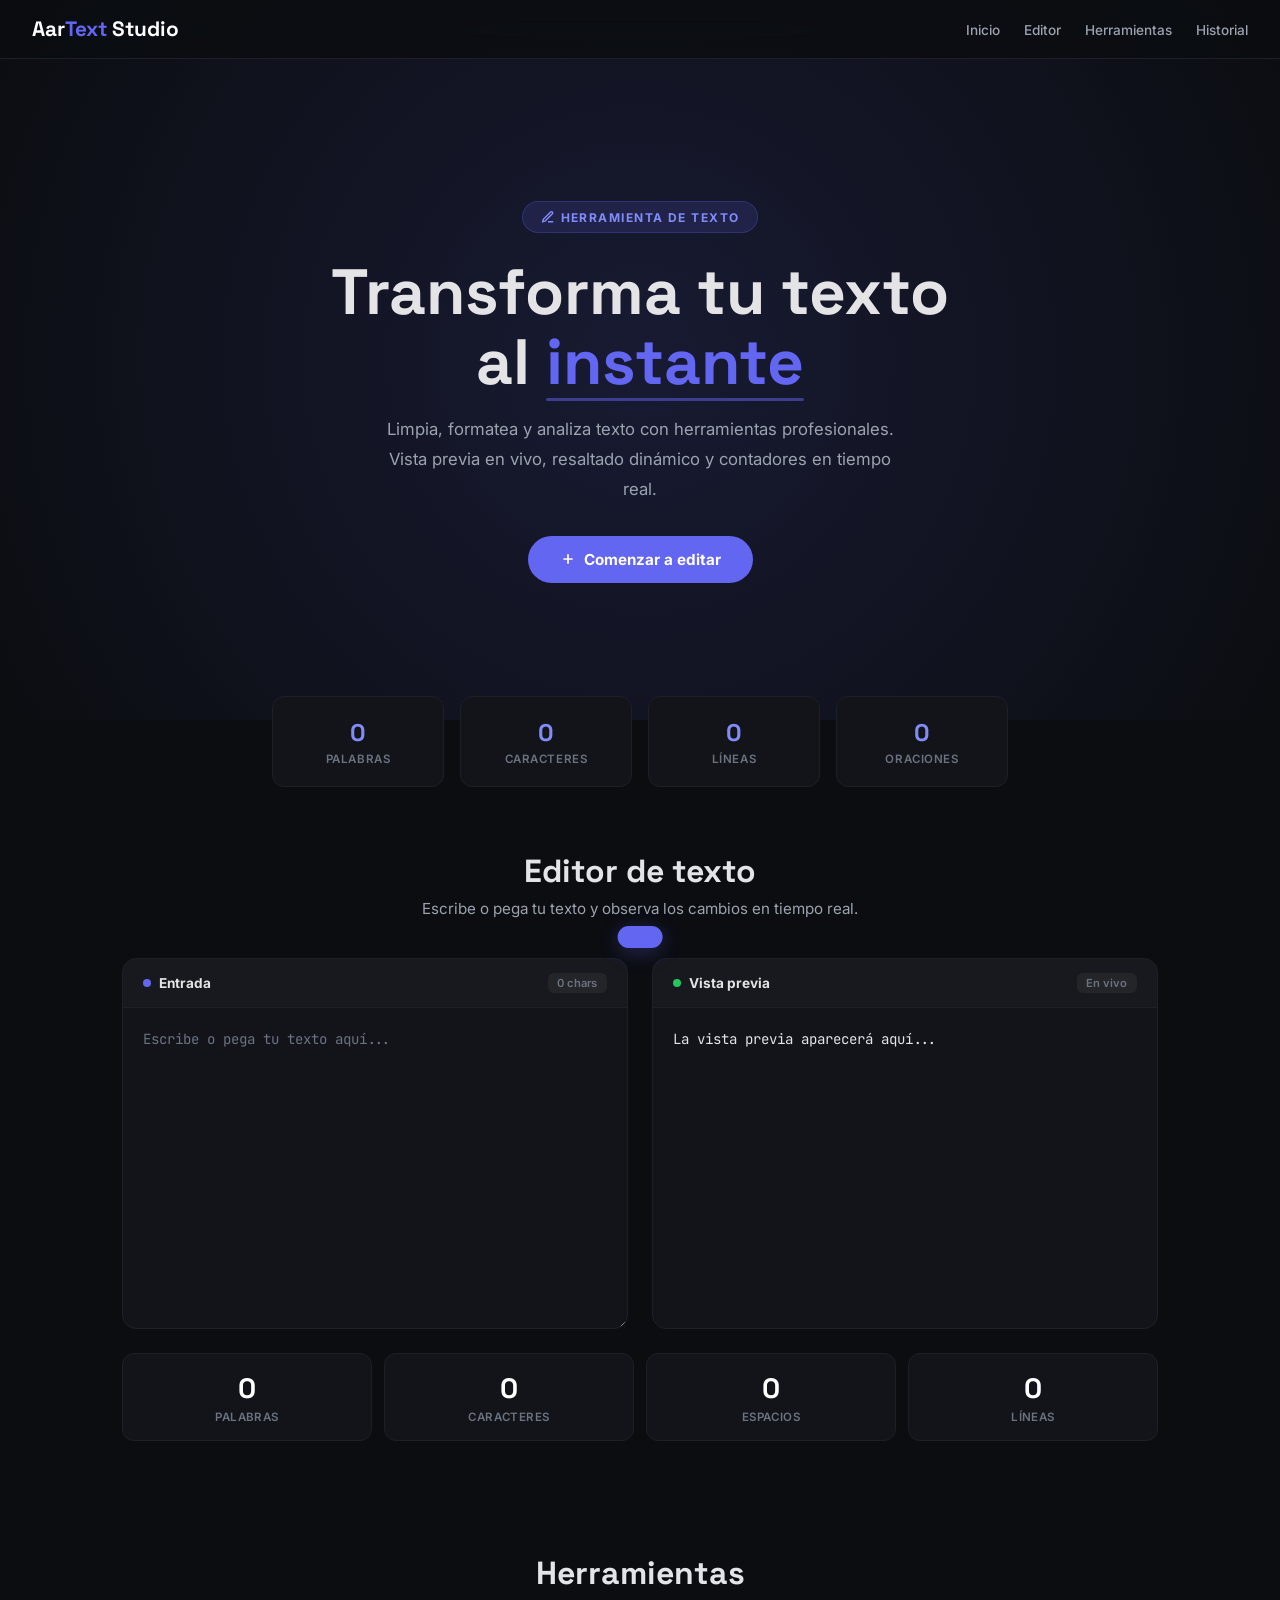
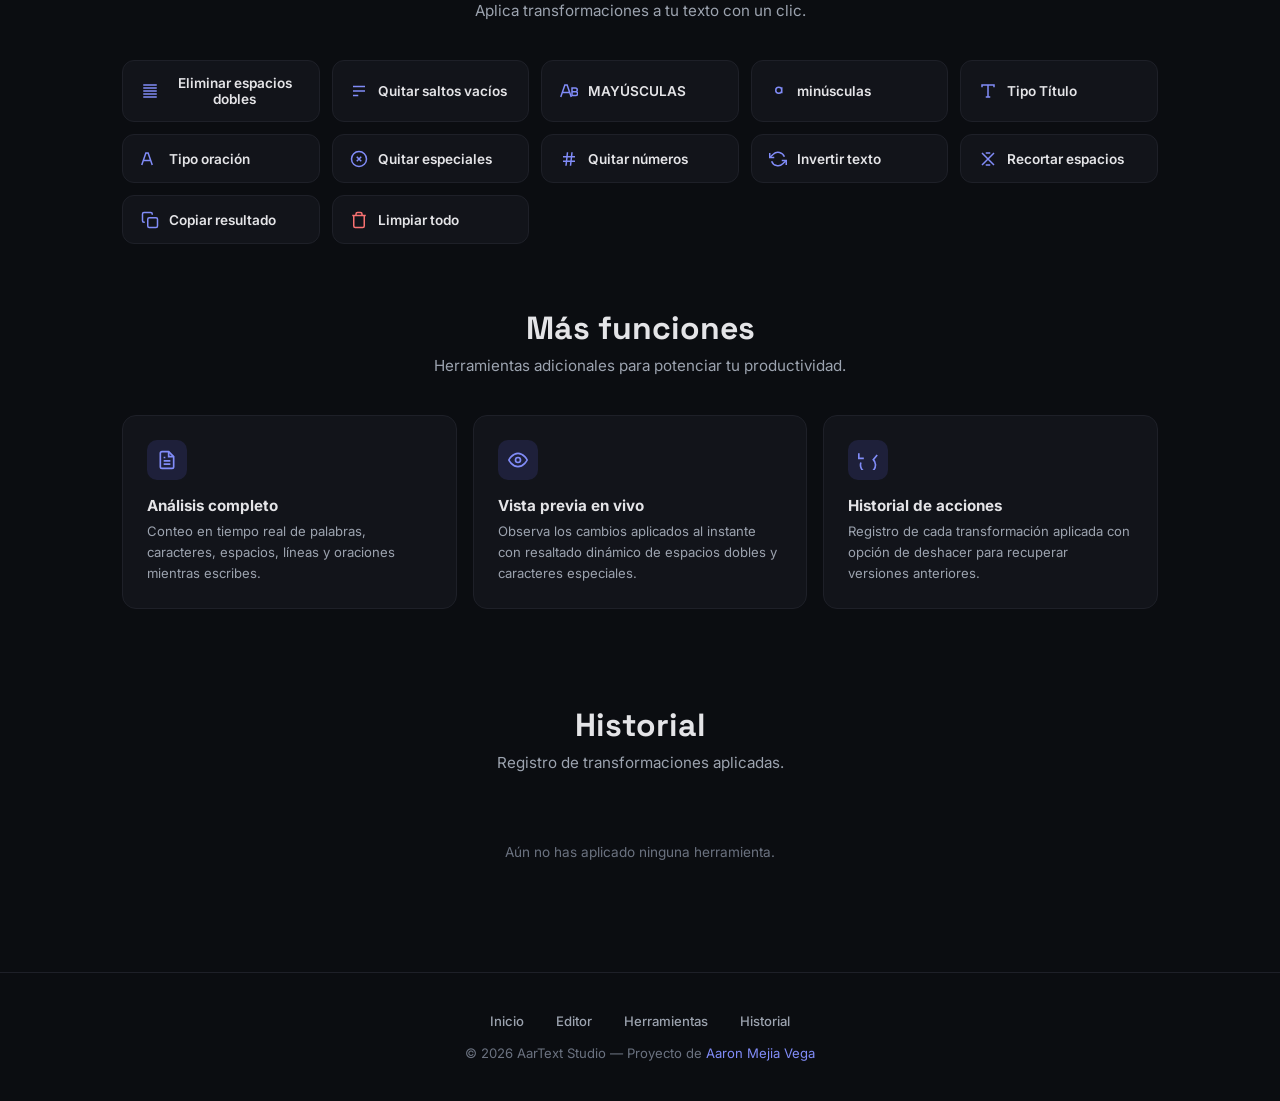
<file: proyecto6/index.html>
<!DOCTYPE html>
<html lang="es">
<head>
  <meta charset="UTF-8"/>
  <meta name="viewport" content="width=device-width,initial-scale=1.0"/>
  <title>AarText Studio — Herramienta de Texto</title>
  <style>
    @import url('https://fonts.googleapis.com/css2?family=Inter:wght@300;400;500;600;700;800;900&family=Space+Grotesk:wght@400;500;600;700&display=swap');
    *{margin:0;padding:0;box-sizing:border-box;}
    body{font-family:'Inter',sans-serif;background:#0b0d11;color:#e4e4e7;overflow-x:hidden;min-height:100vh;}
    a{color:inherit;text-decoration:none;}
    :root{--accent:#6366f1;--accent-light:#818cf8;--accent-glow:rgba(99,102,241,0.15);--accent-border:rgba(99,102,241,0.25);--bg-card:#12141a;--bg-card-hover:#16181f;--border:#1e2028;--text-main:#e4e4e7;--text-secondary:#9ca3af;--text-muted:#6b7280;--radius:14px;--shadow:0 4px 24px rgba(0,0,0,0.3);}

    .navbar{position:fixed;top:0;left:0;right:0;z-index:100;display:flex;align-items:center;justify-content:space-between;padding:1rem 2rem;background:rgba(11,13,17,0.85);backdrop-filter:blur(16px);border-bottom:1px solid var(--border);transition:padding 0.3s,box-shadow 0.3s;}
    .navbar.scrolled{padding:0.7rem 2rem;box-shadow:0 2px 20px rgba(0,0,0,0.4);}
    .logo{font-family:'Space Grotesk',sans-serif;font-size:1.3rem;font-weight:700;color:#fff;}
    .logo span{color:var(--accent);}
    .nav-links{display:flex;gap:1.5rem;list-style:none;align-items:center;}
    .nav-links a{font-size:0.85rem;color:var(--text-secondary);transition:color 0.3s;font-weight:500;}
    .nav-links a:hover{color:var(--accent-light);}
    .btn-hamburger{display:none;background:none;border:none;color:#fff;cursor:pointer;padding:4px;}
    .mobile-overlay{display:none;position:fixed;inset:0;background:rgba(0,0,0,0.5);z-index:90;}
    .mobile-overlay.open{display:block;}
    .mobile-menu{display:none;position:fixed;top:0;right:0;bottom:0;width:280px;z-index:95;background:#12141a;padding:2rem 1.5rem;flex-direction:column;gap:1.5rem;transform:translateX(100%);transition:transform 0.3s;border-left:1px solid var(--border);}
    .mobile-menu.open{display:flex;transform:translateX(0);}
    .mobile-menu-close{align-self:flex-end;background:none;border:none;color:var(--text-secondary);cursor:pointer;padding:4px;}
    .mobile-menu a{font-size:1.05rem;color:var(--text-secondary);padding:0.75rem 0;border-bottom:1px solid var(--border);transition:color 0.2s;font-weight:500;}
    .mobile-menu a:hover{color:var(--accent-light);}

    .hero{min-height:80vh;display:flex;flex-direction:column;align-items:center;justify-content:center;text-align:center;padding:7rem 2rem 3rem;position:relative;overflow:hidden;}
    .hero::before{content:'';position:absolute;top:-50%;left:-50%;width:200%;height:200%;background:radial-gradient(circle at 50% 50%,var(--accent-glow) 0%,transparent 50%);animation:pulseGlow 6s ease-in-out infinite alternate;pointer-events:none;}
    @keyframes pulseGlow{0%{opacity:0.3;transform:scale(1);}100%{opacity:0.6;transform:scale(1.1);}}
    .hero-tag{display:inline-flex;align-items:center;gap:6px;font-size:0.75rem;font-weight:700;letter-spacing:0.12em;text-transform:uppercase;color:var(--accent-light);background:var(--accent-glow);padding:0.45rem 1.1rem;border-radius:50px;border:1px solid var(--accent-border);margin-bottom:1.5rem;animation:fadeUp 0.6s 0.1s both;}
    .hero h1{font-family:'Space Grotesk',sans-serif;font-size:clamp(2.5rem,5.5vw,4rem);line-height:1.1;margin-bottom:1rem;font-weight:800;animation:fadeUp 0.6s 0.2s both;}
    .hero h1 em{color:var(--accent);font-style:normal;position:relative;}
    .hero h1 em::after{content:'';position:absolute;bottom:2px;left:0;right:0;height:3px;background:var(--accent);border-radius:2px;opacity:0.5;}
    .hero p{color:var(--text-secondary);font-size:1.05rem;line-height:1.8;max-width:540px;margin-bottom:2rem;animation:fadeUp 0.6s 0.4s both;}
    .hero-cta{display:inline-flex;align-items:center;gap:8px;background:var(--accent);color:#fff;padding:0.85rem 2rem;border-radius:50px;font-weight:700;font-size:0.95rem;transition:all 0.3s;border:none;cursor:pointer;font-family:inherit;animation:fadeUp 0.6s 0.5s both;}
    .hero-cta:hover{background:var(--accent-light);transform:translateY(-2px);box-shadow:0 8px 24px rgba(99,102,241,0.3);}
    @keyframes fadeUp{0%{opacity:0;transform:translateY(20px);}100%{opacity:1;transform:translateY(0);}}

    .stats-bar{display:grid;grid-template-columns:repeat(4,1fr);gap:1rem;max-width:800px;margin:-1.5rem auto 0;padding:0 2rem;position:relative;z-index:2;}
    .stat-pill{background:var(--bg-card);border:1px solid var(--border);border-radius:12px;padding:1.25rem;text-align:center;transition:transform 0.3s,border-color 0.3s;}
    .stat-pill:hover{transform:translateY(-3px);border-color:var(--accent-border);}
    .stat-pill-num{font-family:'Space Grotesk',sans-serif;font-size:1.5rem;font-weight:800;color:var(--accent-light);}
    .stat-pill-label{font-size:0.72rem;color:var(--text-muted);margin-top:4px;font-weight:600;text-transform:uppercase;letter-spacing:0.05em;}

    .editor-section{padding:4rem 2rem;max-width:1100px;margin:0 auto;}
    .section-header{text-align:center;margin-bottom:2.5rem;}
    .section-header h2{font-family:'Space Grotesk',sans-serif;font-size:clamp(1.6rem,3.5vw,2rem);font-weight:700;margin-bottom:0.5rem;}
    .section-header p{color:var(--text-secondary);font-size:0.95rem;}

    .editor-layout{display:grid;grid-template-columns:1fr 1fr;gap:1.5rem;}
    .editor-panel{background:var(--bg-card);border:1px solid var(--border);border-radius:var(--radius);overflow:hidden;display:flex;flex-direction:column;}
    .panel-header{display:flex;align-items:center;justify-content:space-between;padding:0.85rem 1.25rem;border-bottom:1px solid var(--border);background:rgba(255,255,255,0.02);}
    .panel-title{display:flex;align-items:center;gap:8px;font-weight:700;font-size:0.85rem;}
    .panel-dot{width:8px;height:8px;border-radius:50%;}
    .panel-badge{font-size:0.7rem;color:var(--text-muted);background:rgba(255,255,255,0.05);padding:0.2rem 0.6rem;border-radius:6px;font-weight:600;}
    .editor-textarea{width:100%;min-height:320px;background:transparent;border:none;color:var(--text-main);font-family:'JetBrains Mono','Fira Code',monospace;font-size:0.88rem;line-height:1.7;padding:1.25rem;resize:vertical;outline:none;}
    .editor-textarea::placeholder{color:var(--text-muted);}
    .preview-area{width:100%;min-height:320px;padding:1.25rem;font-family:'JetBrains Mono','Fira Code',monospace;font-size:0.88rem;line-height:1.7;color:var(--text-main);overflow-y:auto;white-space:pre-wrap;word-wrap:break-word;}
    .preview-area .highlight-space{background:rgba(239,68,68,0.2);border-radius:2px;color:#f87171;}
    .preview-area .highlight-special{background:rgba(251,191,36,0.15);border-radius:2px;color:#fbbf24;}

    .live-counters{display:grid;grid-template-columns:repeat(4,1fr);gap:0.75rem;margin-top:1.5rem;}
    .counter-box{background:var(--bg-card);border:1px solid var(--border);border-radius:12px;padding:1rem;text-align:center;transition:border-color 0.3s;}
    .counter-box:hover{border-color:var(--accent-border);}
    .counter-val{font-family:'Space Grotesk',sans-serif;font-size:1.75rem;font-weight:800;color:#fff;transition:transform 0.15s;}
    .counter-val.bump{transform:scale(1.15);color:var(--accent-light);}
    .counter-label{font-size:0.72rem;color:var(--text-muted);margin-top:4px;font-weight:600;text-transform:uppercase;letter-spacing:0.04em;}

    .tools-section{padding:3rem 2rem 2rem;max-width:1100px;margin:0 auto;}
    .tools-grid{display:grid;grid-template-columns:repeat(auto-fit,minmax(180px,1fr));gap:0.75rem;}
    .tool-btn{display:flex;align-items:center;gap:10px;background:var(--bg-card);border:1px solid var(--border);border-radius:12px;padding:0.9rem 1.1rem;cursor:pointer;transition:all 0.25s;font-family:inherit;font-size:0.85rem;font-weight:600;color:var(--text-main);}
    .tool-btn:hover{border-color:var(--accent);background:var(--bg-card-hover);transform:translateY(-2px);}
    .tool-btn:active{transform:translateY(0);}
    .tool-btn svg{flex-shrink:0;color:var(--accent-light);}
    .tool-btn.destructive:hover{border-color:#ef4444;background:rgba(239,68,68,0.05);}
    .tool-btn.destructive svg{color:#f87171;}

    .extra-tools{padding:2rem 2rem 4rem;max-width:1100px;margin:0 auto;}
    .extra-grid{display:grid;grid-template-columns:repeat(auto-fit,minmax(250px,1fr));gap:1rem;}
    .extra-card{background:var(--bg-card);border:1px solid var(--border);border-radius:var(--radius);padding:1.5rem;transition:all 0.3s;}
    .extra-card:hover{border-color:var(--accent-border);transform:translateY(-3px);}
    .extra-icon{width:40px;height:40px;border-radius:10px;background:var(--accent-glow);display:flex;align-items:center;justify-content:center;margin-bottom:1rem;color:var(--accent-light);}
    .extra-card h3{font-size:0.95rem;font-weight:700;margin-bottom:0.4rem;}
    .extra-card p{font-size:0.82rem;color:var(--text-secondary);line-height:1.6;}

    .history-section{padding:2rem 2rem 3rem;max-width:1100px;margin:0 auto;}
    .history-list{display:flex;flex-direction:column;gap:0.5rem;max-height:250px;overflow-y:auto;}
    .history-item{background:var(--bg-card);border:1px solid var(--border);border-radius:10px;padding:0.75rem 1rem;display:flex;align-items:center;justify-content:space-between;transition:border-color 0.2s;font-size:0.82rem;}
    .history-item:hover{border-color:var(--accent-border);}
    .history-action{font-weight:700;color:var(--accent-light);}
    .history-time{color:var(--text-muted);font-size:0.75rem;}
    .history-undo{background:none;border:1px solid var(--border);border-radius:8px;padding:0.35rem 0.75rem;color:var(--text-secondary);cursor:pointer;font-family:inherit;font-size:0.75rem;font-weight:600;transition:all 0.2s;}
    .history-undo:hover{border-color:var(--accent);color:var(--accent-light);}
    .history-empty{text-align:center;padding:2rem;color:var(--text-muted);font-size:0.85rem;}

    .footer{text-align:center;padding:2.5rem 2rem;border-top:1px solid var(--border);color:var(--text-muted);font-size:0.82rem;margin-top:2rem;}
    .footer a{color:var(--accent-light);}
    .footer-links{display:flex;justify-content:center;gap:2rem;margin-bottom:1rem;flex-wrap:wrap;}
    .footer-links a{color:var(--text-secondary);font-size:0.82rem;transition:color 0.3s;font-weight:500;}
    .footer-links a:hover{color:var(--accent-light);}

    .toast{position:fixed;bottom:2rem;left:50%;transform:translateX(-50%) translateY(80px);background:var(--accent);color:#fff;padding:0.7rem 1.4rem;border-radius:12px;font-size:0.85rem;font-weight:600;z-index:300;transition:transform 0.3s;pointer-events:none;display:flex;align-items:center;gap:8px;box-shadow:0 4px 20px rgba(99,102,241,0.3);}
    .toast.show{transform:translateX(-50%) translateY(0);}

    .back-top{position:fixed;bottom:2rem;right:2rem;width:42px;height:42px;border-radius:50%;background:var(--accent);color:#fff;border:none;cursor:pointer;display:flex;align-items:center;justify-content:center;opacity:0;transform:translateY(20px);transition:opacity 0.3s,transform 0.3s;z-index:50;box-shadow:0 4px 16px rgba(99,102,241,0.25);}
    .back-top.show{opacity:1;transform:translateY(0);}

    @media(max-width:768px){.nav-links{display:none;}.btn-hamburger{display:flex;}.editor-layout{grid-template-columns:1fr;}.live-counters{grid-template-columns:repeat(2,1fr);}.stats-bar{grid-template-columns:repeat(2,1fr);}.tools-grid{grid-template-columns:repeat(2,1fr);}}
    @media(max-width:480px){.stats-bar{grid-template-columns:1fr 1fr;}.tools-grid{grid-template-columns:1fr;}.live-counters{grid-template-columns:1fr 1fr;}}
  </style>
  <link href="https://fonts.googleapis.com/css2?family=JetBrains+Mono:wght@400;500&display=swap" rel="stylesheet">
</head>
<body>

  <nav class="navbar" id="navbar">
    <div class="logo">Aar<span>Text</span> Studio</div>
    <ul class="nav-links">
      <li><a href="#inicio">Inicio</a></li>
      <li><a href="#editor">Editor</a></li>
      <li><a href="#herramientas">Herramientas</a></li>
      <li><a href="#historial">Historial</a></li>
    </ul>
    <button class="btn-hamburger" id="btnHamburger" aria-label="Abrir menú">
      <svg width="24" height="24" viewBox="0 0 24 24" fill="none" stroke="currentColor" stroke-width="2"><line x1="3" y1="6" x2="21" y2="6"/><line x1="3" y1="12" x2="21" y2="12"/><line x1="3" y1="18" x2="21" y2="18"/></svg>
    </button>
  </nav>

  <div class="mobile-overlay" id="mobileOverlay"></div>
  <div class="mobile-menu" id="mobileMenu">
    <button class="mobile-menu-close" id="mobileClose" aria-label="Cerrar">
      <svg width="24" height="24" viewBox="0 0 24 24" fill="none" stroke="currentColor" stroke-width="2"><line x1="18" y1="6" x2="6" y2="18"/><line x1="6" y1="6" x2="18" y2="18"/></svg>
    </button>
    <a href="#inicio" class="mobile-link">Inicio</a>
    <a href="#editor" class="mobile-link">Editor</a>
    <a href="#herramientas" class="mobile-link">Herramientas</a>
    <a href="#historial" class="mobile-link">Historial</a>
  </div>

  <section class="hero" id="inicio">
    <span class="hero-tag">
      <svg width="14" height="14" viewBox="0 0 24 24" fill="none" stroke="currentColor" stroke-width="2.5"><path d="M12 20h9M16.5 3.5a2.121 2.121 0 013 3L7 19l-4 1 1-4L16.5 3.5z"/></svg>
      Herramienta de texto
    </span>
    <h1>Transforma tu texto<br>al <em>instante</em></h1>
    <p>Limpia, formatea y analiza texto con herramientas profesionales. Vista previa en vivo, resaltado dinámico y contadores en tiempo real.</p>
    <a href="#editor" class="hero-cta">
      <svg width="16" height="16" viewBox="0 0 24 24" fill="none" stroke="currentColor" stroke-width="2.5"><path d="M12 5v14M5 12h14"/></svg>
      Comenzar a editar
    </a>
  </section>

  <div class="stats-bar">
    <div class="stat-pill"><div class="stat-pill-num" id="statWords">0</div><div class="stat-pill-label">Palabras</div></div>
    <div class="stat-pill"><div class="stat-pill-num" id="statChars">0</div><div class="stat-pill-label">Caracteres</div></div>
    <div class="stat-pill"><div class="stat-pill-num" id="statLines">0</div><div class="stat-pill-label">Líneas</div></div>
    <div class="stat-pill"><div class="stat-pill-num" id="statSentences">0</div><div class="stat-pill-label">Oraciones</div></div>
  </div>

  <section class="editor-section" id="editor">
    <div class="section-header"><h2>Editor de texto</h2><p>Escribe o pega tu texto y observa los cambios en tiempo real.</p></div>
    <div class="editor-layout">
      <div class="editor-panel">
        <div class="panel-header">
          <div class="panel-title"><div class="panel-dot" style="background:#6366f1"></div> Entrada</div>
          <span class="panel-badge" id="inputBadge">0 chars</span>
        </div>
        <textarea class="editor-textarea" id="inputText" placeholder="Escribe o pega tu texto aquí..." spellcheck="false"></textarea>
      </div>
      <div class="editor-panel">
        <div class="panel-header">
          <div class="panel-title"><div class="panel-dot" style="background:#22c55e"></div> Vista previa</div>
          <span class="panel-badge" id="previewBadge">En vivo</span>
        </div>
        <div class="preview-area" id="previewArea">La vista previa aparecerá aquí...</div>
      </div>
    </div>
    <div class="live-counters">
      <div class="counter-box"><div class="counter-val" id="cntWords">0</div><div class="counter-label">Palabras</div></div>
      <div class="counter-box"><div class="counter-val" id="cntChars">0</div><div class="counter-label">Caracteres</div></div>
      <div class="counter-box"><div class="counter-val" id="cntSpaces">0</div><div class="counter-label">Espacios</div></div>
      <div class="counter-box"><div class="counter-val" id="cntLines">0</div><div class="counter-label">Líneas</div></div>
    </div>
  </section>

  <section class="tools-section" id="herramientas">
    <div class="section-header"><h2>Herramientas</h2><p>Aplica transformaciones a tu texto con un clic.</p></div>
    <div class="tools-grid">
      <button class="tool-btn" data-tool="doubleSpaces">
        <svg width="18" height="18" viewBox="0 0 24 24" fill="none" stroke="currentColor" stroke-width="2"><path d="M21 4H3M21 8H3M21 12H3M21 16H3M21 20H3"/></svg>
        Eliminar espacios dobles
      </button>
      <button class="tool-btn" data-tool="trimLines">
        <svg width="18" height="18" viewBox="0 0 24 24" fill="none" stroke="currentColor" stroke-width="2"><path d="M4 6h16M4 12h16M4 18h7"/></svg>
        Quitar saltos vacíos
      </button>
      <button class="tool-btn" data-tool="uppercase">
        <svg width="18" height="18" viewBox="0 0 24 24" fill="none" stroke="currentColor" stroke-width="2"><path d="M1 20l5.5-16h3L15 20M3.5 14h9"/><path d="M16 8h4.5a2.5 2.5 0 010 5H16V8zM16 13h5a2.5 2.5 0 010 5H16v-5z"/></svg>
        MAYÚSCULAS
      </button>
      <button class="tool-btn" data-tool="lowercase">
        <svg width="18" height="18" viewBox="0 0 24 24" fill="none" stroke="currentColor" stroke-width="2"><path d="M17 11a4 4 0 10-8 0 4 4 0 008 0zM17 7v8"/></svg>
        minúsculas
      </button>
      <button class="tool-btn" data-tool="titlecase">
        <svg width="18" height="18" viewBox="0 0 24 24" fill="none" stroke="currentColor" stroke-width="2"><path d="M4 7V4h16v3M9 20h6M12 4v16"/></svg>
        Tipo Título
      </button>
      <button class="tool-btn" data-tool="sentencecase">
        <svg width="18" height="18" viewBox="0 0 24 24" fill="none" stroke="currentColor" stroke-width="2"><path d="M1 20l5.5-16h3L15 20M3.5 14h9"/></svg>
        Tipo oración
      </button>
      <button class="tool-btn" data-tool="removeSpecial">
        <svg width="18" height="18" viewBox="0 0 24 24" fill="none" stroke="currentColor" stroke-width="2"><circle cx="12" cy="12" r="10"/><path d="M15 9l-6 6M9 9l6 6"/></svg>
        Quitar especiales
      </button>
      <button class="tool-btn" data-tool="removeNumbers">
        <svg width="18" height="18" viewBox="0 0 24 24" fill="none" stroke="currentColor" stroke-width="2"><path d="M4 9h16M4 15h16M10 3L8 21M16 3l-2 18"/></svg>
        Quitar números
      </button>
      <button class="tool-btn" data-tool="reverseText">
        <svg width="18" height="18" viewBox="0 0 24 24" fill="none" stroke="currentColor" stroke-width="2"><polyline points="1 4 1 10 7 10"/><polyline points="23 20 23 14 17 14"/><path d="M20.49 9A9 9 0 005.64 5.64L1 10m22 4l-4.64 4.36A9 9 0 013.51 15"/></svg>
        Invertir texto
      </button>
      <button class="tool-btn" data-tool="trimAll">
        <svg width="18" height="18" viewBox="0 0 24 24" fill="none" stroke="currentColor" stroke-width="2"><path d="M4 4l16 16M4 20L20 4"/><path d="M9 4h6M9 20h6"/></svg>
        Recortar espacios
      </button>
      <button class="tool-btn" data-tool="copyText">
        <svg width="18" height="18" viewBox="0 0 24 24" fill="none" stroke="currentColor" stroke-width="2"><rect x="9" y="9" width="13" height="13" rx="2"/><path d="M5 15H4a2 2 0 01-2-2V4a2 2 0 012-2h9a2 2 0 012 2v1"/></svg>
        Copiar resultado
      </button>
      <button class="tool-btn destructive" data-tool="clearAll">
        <svg width="18" height="18" viewBox="0 0 24 24" fill="none" stroke="currentColor" stroke-width="2"><path d="M3 6h18M19 6v14a2 2 0 01-2 2H7a2 2 0 01-2-2V6m3 0V4a2 2 0 012-2h4a2 2 0 012 2v2"/></svg>
        Limpiar todo
      </button>
    </div>
  </section>

  <section class="extra-tools">
    <div class="section-header"><h2>Más funciones</h2><p>Herramientas adicionales para potenciar tu productividad.</p></div>
    <div class="extra-grid">
      <div class="extra-card">
        <div class="extra-icon"><svg width="20" height="20" viewBox="0 0 24 24" fill="none" stroke="currentColor" stroke-width="2"><path d="M14 2H6a2 2 0 00-2 2v16a2 2 0 002 2h12a2 2 0 002-2V8z"/><path d="M14 2v6h6M16 13H8M16 17H8M10 9H8"/></svg></div>
        <h3>Análisis completo</h3>
        <p>Conteo en tiempo real de palabras, caracteres, espacios, líneas y oraciones mientras escribes.</p>
      </div>
      <div class="extra-card">
        <div class="extra-icon"><svg width="20" height="20" viewBox="0 0 24 24" fill="none" stroke="currentColor" stroke-width="2"><path d="M1 12s4-8 11-8 11 8 11 8-4 8-11 8-11-8-11-8z"/><circle cx="12" cy="12" r="3"/></svg></div>
        <h3>Vista previa en vivo</h3>
        <p>Observa los cambios aplicados al instante con resaltado dinámico de espacios dobles y caracteres especiales.</p>
      </div>
      <div class="extra-card">
        <div class="extra-icon"><svg width="20" height="20" viewBox="0 0 24 24" fill="none" stroke="currentColor" stroke-width="2"><polyline points="1 4 1 10 7 10"/><path d="M3.51 15a9 9 0 1014.85-3.36L23 6"/></svg></div>
        <h3>Historial de acciones</h3>
        <p>Registro de cada transformación aplicada con opción de deshacer para recuperar versiones anteriores.</p>
      </div>
    </div>
  </section>

  <section class="history-section" id="historial">
    <div class="section-header"><h2>Historial</h2><p>Registro de transformaciones aplicadas.</p></div>
    <div class="history-list" id="historyList">
      <div class="history-empty">Aún no has aplicado ninguna herramienta.</div>
    </div>
  </section>

  <footer class="footer">
    <div class="footer-links"><a href="#inicio">Inicio</a><a href="#editor">Editor</a><a href="#herramientas">Herramientas</a><a href="#historial">Historial</a></div>
    <p>&copy; 2026 AarText Studio &mdash; Proyecto de <a href="../">Aaron Mejia Vega</a></p>
  </footer>

  <button class="back-top" id="backTop" aria-label="Volver arriba">
    <svg width="18" height="18" viewBox="0 0 24 24" fill="none" stroke="currentColor" stroke-width="2.5"><path d="M12 19V5M5 12l7-7 7 7"/></svg>
  </button>
  <div class="toast" id="toast"></div>

  <script>
    (function(){
      'use strict';

      var inputText=document.getElementById('inputText');
      var previewArea=document.getElementById('previewArea');
      var history=[];
      var undoStack=[];

      function escapeHTML(s){return s.replace(/&/g,'&amp;').replace(/</g,'&lt;').replace(/>/g,'&gt;');}

      function updateCounters(){
        var text=inputText.value;
        var words=text.trim()?text.trim().split(/\s+/).length:0;
        var chars=text.length;
        var spaces=(text.match(/ /g)||[]).length;
        var lines=text?text.split('\n').length:0;
        var sentences=(text.match(/[.!?]+\s/g)||[]).length+(text.trim().length>0&&/[.!?]$/.test(text.trim())?1:0);
        if(!sentences&&words>0) sentences=1;

        animateCounter('cntWords',words);
        animateCounter('cntChars',chars);
        animateCounter('cntSpaces',spaces);
        animateCounter('cntLines',lines);
        animateCounter('statWords',words);
        animateCounter('statChars',chars);
        animateCounter('statLines',lines);
        animateCounter('statSentences',sentences);

        document.getElementById('inputBadge').textContent=chars+' chars';
      }

      function animateCounter(id,val){
        var el=document.getElementById(id);
        var current=parseInt(el.textContent.replace(/,/g,''),10)||0;
        if(current===val) return;
        el.textContent=val.toLocaleString();
        el.classList.add('bump');
        setTimeout(function(){el.classList.remove('bump');},200);
      }

      function updatePreview(){
        var text=inputText.value;
        if(!text){previewArea.innerHTML='<span style="color:var(--text-muted)">La vista previa aparecerá aquí...</span>';return;}
        var escaped=escapeHTML(text);
        escaped=escaped.replace(/ {2,}/g,function(m){return '<span class="highlight-space">'+m.replace(/ /g,'·')+'</span>';});
        escaped=escaped.replace(/[^\w\sáéíóúüñÁÉÍÓÚÜÑ.,;:!?¿¡'"()\-\n]/g,function(m){return '<span class="highlight-special">'+m+'</span>';});
        previewArea.innerHTML=escaped;
      }

      inputText.addEventListener('input',function(){
        updateCounters();
        updatePreview();
      });

      function saveToHistory(action){
        undoStack.push(inputText.value);
        history.push({action:action,time:new Date()});
        renderHistory();
      }

      function renderHistory(){
        var list=document.getElementById('historyList');
        if(!history.length){list.innerHTML='<div class="history-empty">Aún no has aplicado ninguna herramienta.</div>';return;}
        list.innerHTML=history.map(function(h,i){
          var ago=timeSince(h.time);
          return '<div class="history-item">'+
            '<span class="history-action">'+h.action+'</span>'+
            '<span class="history-time">'+ago+'</span>'+
            '<button class="history-undo" data-undo="'+i+'">Deshacer</button>'+
          '</div>';
        }).reverse().join('');
      }

      function timeSince(d){
        var s=Math.floor((new Date()-d)/1000);
        if(s<5) return 'ahora';
        if(s<60) return 'hace '+s+'s';
        var m=Math.floor(s/60);
        if(m<60) return 'hace '+m+'m';
        return 'hace '+Math.floor(m/60)+'h';
      }

      document.getElementById('historyList').addEventListener('click',function(e){
        var btn=e.target.closest('[data-undo]');
        if(!btn) return;
        var idx=parseInt(btn.dataset.undo,10);
        if(idx>=0&&idx<undoStack.length){
          inputText.value=undoStack[idx];
          undoStack.splice(idx+1);
          history.splice(idx);
          renderHistory();
          updateCounters();
          updatePreview();
          showToast('Acción deshecha');
        }
      });

      var tools={
        doubleSpaces:function(){
          var before=inputText.value;
          inputText.value=before.replace(/ {2,}/g,' ');
          if(before!==inputText.value){saveToHistory('Eliminar espacios dobles');showToast('Espacios dobles eliminados');}
          else showToast('No se encontraron espacios dobles');
        },
        trimLines:function(){
          var before=inputText.value;
          inputText.value=before.replace(/\n{3,}/g,'\n\n').replace(/^\n+/,'').replace(/\n+$/,'');
          if(before!==inputText.value){saveToHistory('Quitar saltos vacíos');showToast('Saltos de línea limpiados');}
          else showToast('No hay saltos innecesarios');
        },
        uppercase:function(){
          var before=inputText.value;
          inputText.value=before.toUpperCase();
          if(before!==inputText.value){saveToHistory('Convertir a MAYÚSCULAS');showToast('Texto en mayúsculas');}
        },
        lowercase:function(){
          var before=inputText.value;
          inputText.value=before.toLowerCase();
          if(before!==inputText.value){saveToHistory('Convertir a minúsculas');showToast('Texto en minúsculas');}
        },
        titlecase:function(){
          var before=inputText.value;
          inputText.value=before.toLowerCase().replace(/(?:^|\s)\S/g,function(c){return c.toUpperCase();});
          if(before!==inputText.value){saveToHistory('Convertir a Tipo Título');showToast('Texto en tipo título');}
        },
        sentencecase:function(){
          var before=inputText.value;
          inputText.value=before.toLowerCase().replace(/(^\s*\w|[.!?]\s+\w)/g,function(c){return c.toUpperCase();});
          if(before!==inputText.value){saveToHistory('Convertir a Tipo oración');showToast('Texto en tipo oración');}
        },
        removeSpecial:function(){
          var before=inputText.value;
          inputText.value=before.replace(/[^\w\sáéíóúüñÁÉÍÓÚÜÑ.,;:!?¿¡'"()\-]/g,'');
          if(before!==inputText.value){saveToHistory('Quitar caracteres especiales');showToast('Caracteres especiales eliminados');}
          else showToast('No se encontraron caracteres especiales');
        },
        removeNumbers:function(){
          var before=inputText.value;
          inputText.value=before.replace(/[0-9]/g,'');
          if(before!==inputText.value){saveToHistory('Quitar números');showToast('Números eliminados');}
          else showToast('No se encontraron números');
        },
        reverseText:function(){
          var before=inputText.value;
          inputText.value=before.split('').reverse().join('');
          if(before!==inputText.value){saveToHistory('Invertir texto');showToast('Texto invertido');}
        },
        trimAll:function(){
          var before=inputText.value;
          inputText.value=before.split('\n').map(function(l){return l.trim();}).join('\n').trim();
          if(before!==inputText.value){saveToHistory('Recortar espacios');showToast('Espacios recortados');}
          else showToast('No hay espacios para recortar');
        },
        copyText:function(){
          var text=inputText.value;
          if(!text){showToast('No hay texto para copiar');return;}
          navigator.clipboard.writeText(text).then(function(){showToast('Texto copiado al portapapeles');});
        },
        clearAll:function(){
          if(!inputText.value){showToast('El editor ya está vacío');return;}
          saveToHistory('Limpiar todo');
          inputText.value='';
          showToast('Editor limpiado');
        }
      };

      document.querySelectorAll('[data-tool]').forEach(function(btn){
        btn.addEventListener('click',function(){
          var t=btn.dataset.tool;
          if(tools[t]){tools[t]();updateCounters();updatePreview();}
        });
      });

      function showToast(msg){var t=document.getElementById('toast');t.textContent=msg;t.classList.add('show');setTimeout(function(){t.classList.remove('show');},2200);}

      document.querySelectorAll('a[href^="#"]').forEach(function(a){
        a.addEventListener('click',function(e){
          var target=document.querySelector(a.getAttribute('href'));
          if(target){e.preventDefault();target.scrollIntoView({behavior:'smooth'});closeMobile();}
        });
      });

      var navbar=document.getElementById('navbar');var backTop=document.getElementById('backTop');
      window.addEventListener('scroll',function(){navbar.classList.toggle('scrolled',window.scrollY>60);backTop.classList.toggle('show',window.scrollY>400);});
      backTop.addEventListener('click',function(){window.scrollTo({top:0,behavior:'smooth'});});

      var mobileMenu=document.getElementById('mobileMenu');var mobileOverlay=document.getElementById('mobileOverlay');
      function openMobile(){mobileMenu.classList.add('open');mobileOverlay.classList.add('open');}
      function closeMobile(){mobileMenu.classList.remove('open');mobileOverlay.classList.remove('open');}
      document.getElementById('btnHamburger').addEventListener('click',openMobile);
      document.getElementById('mobileClose').addEventListener('click',closeMobile);
      mobileOverlay.addEventListener('click',closeMobile);
      document.querySelectorAll('.mobile-link').forEach(function(a){a.addEventListener('click',closeMobile);});
      document.addEventListener('keydown',function(e){if(e.key==='Escape') closeMobile();});

      setInterval(function(){if(history.length) renderHistory();},30000);
    })();
  </script>
</body>
</html>
</file>
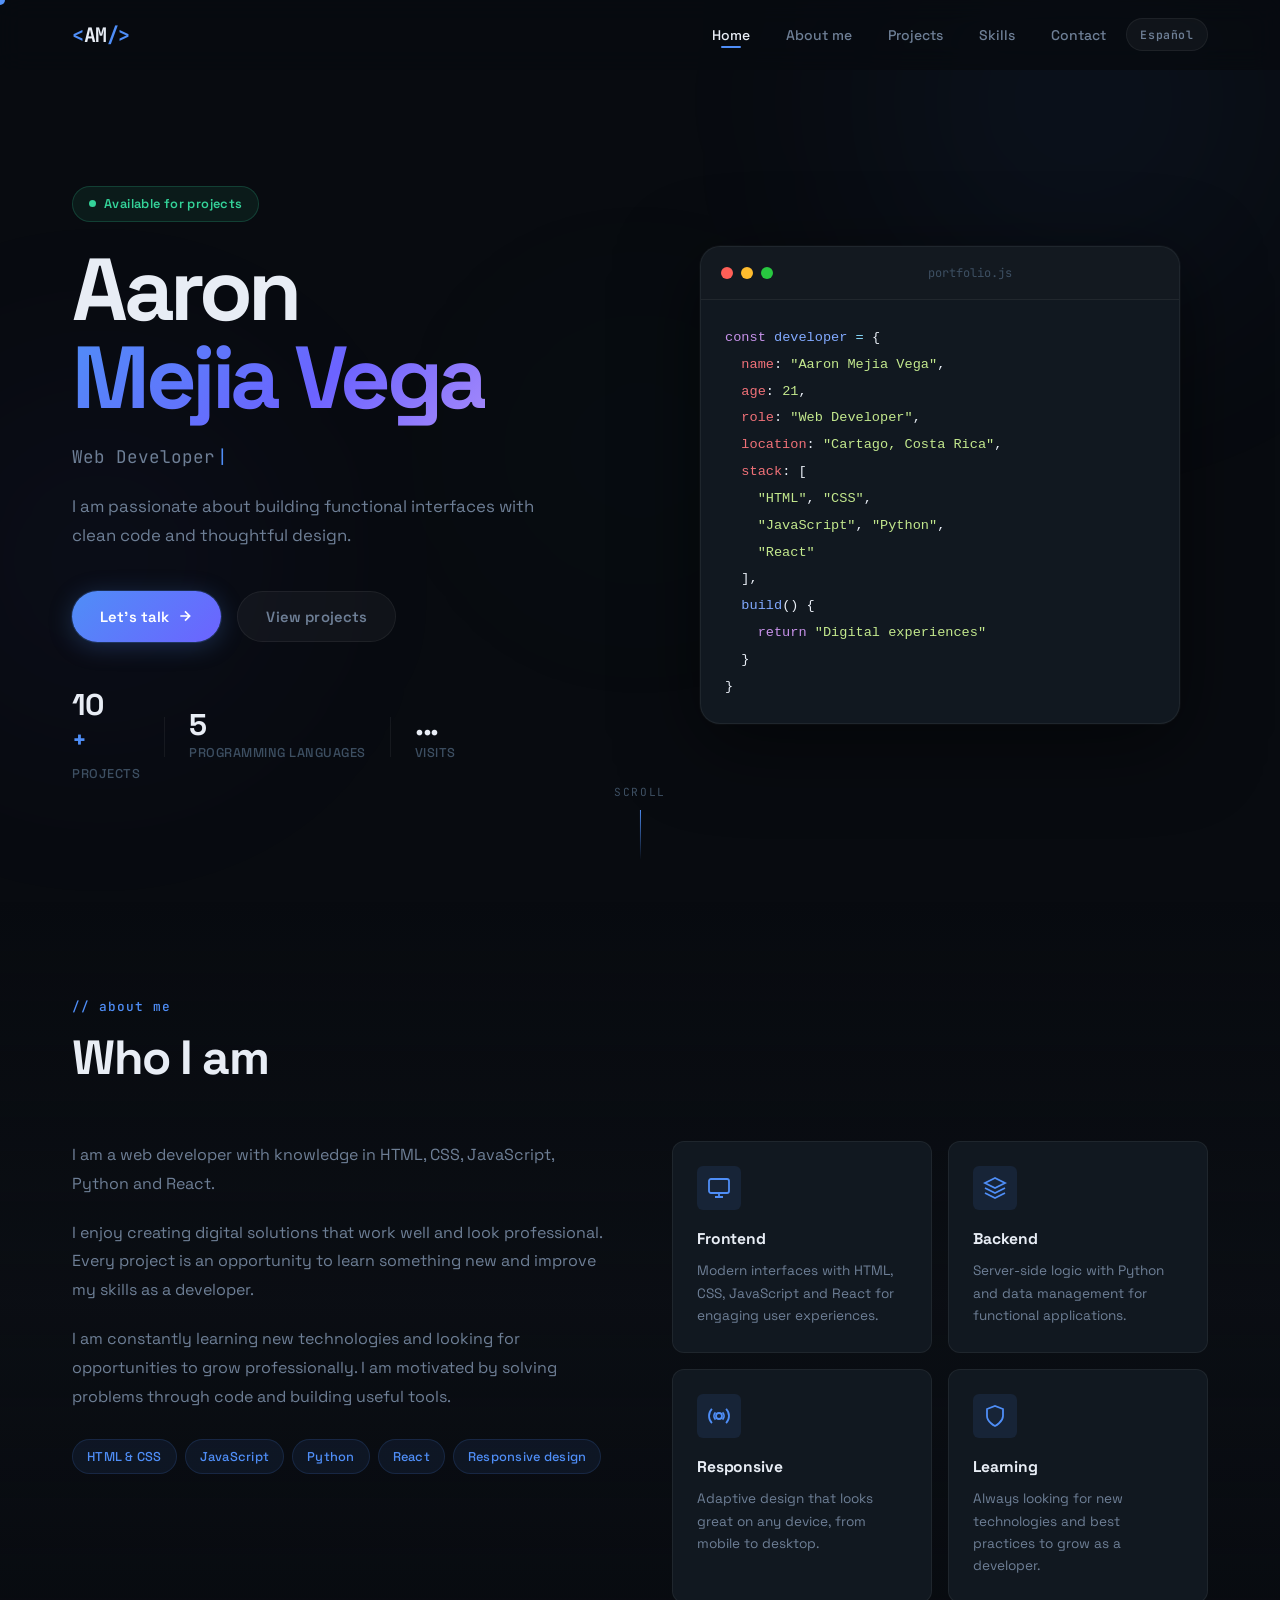
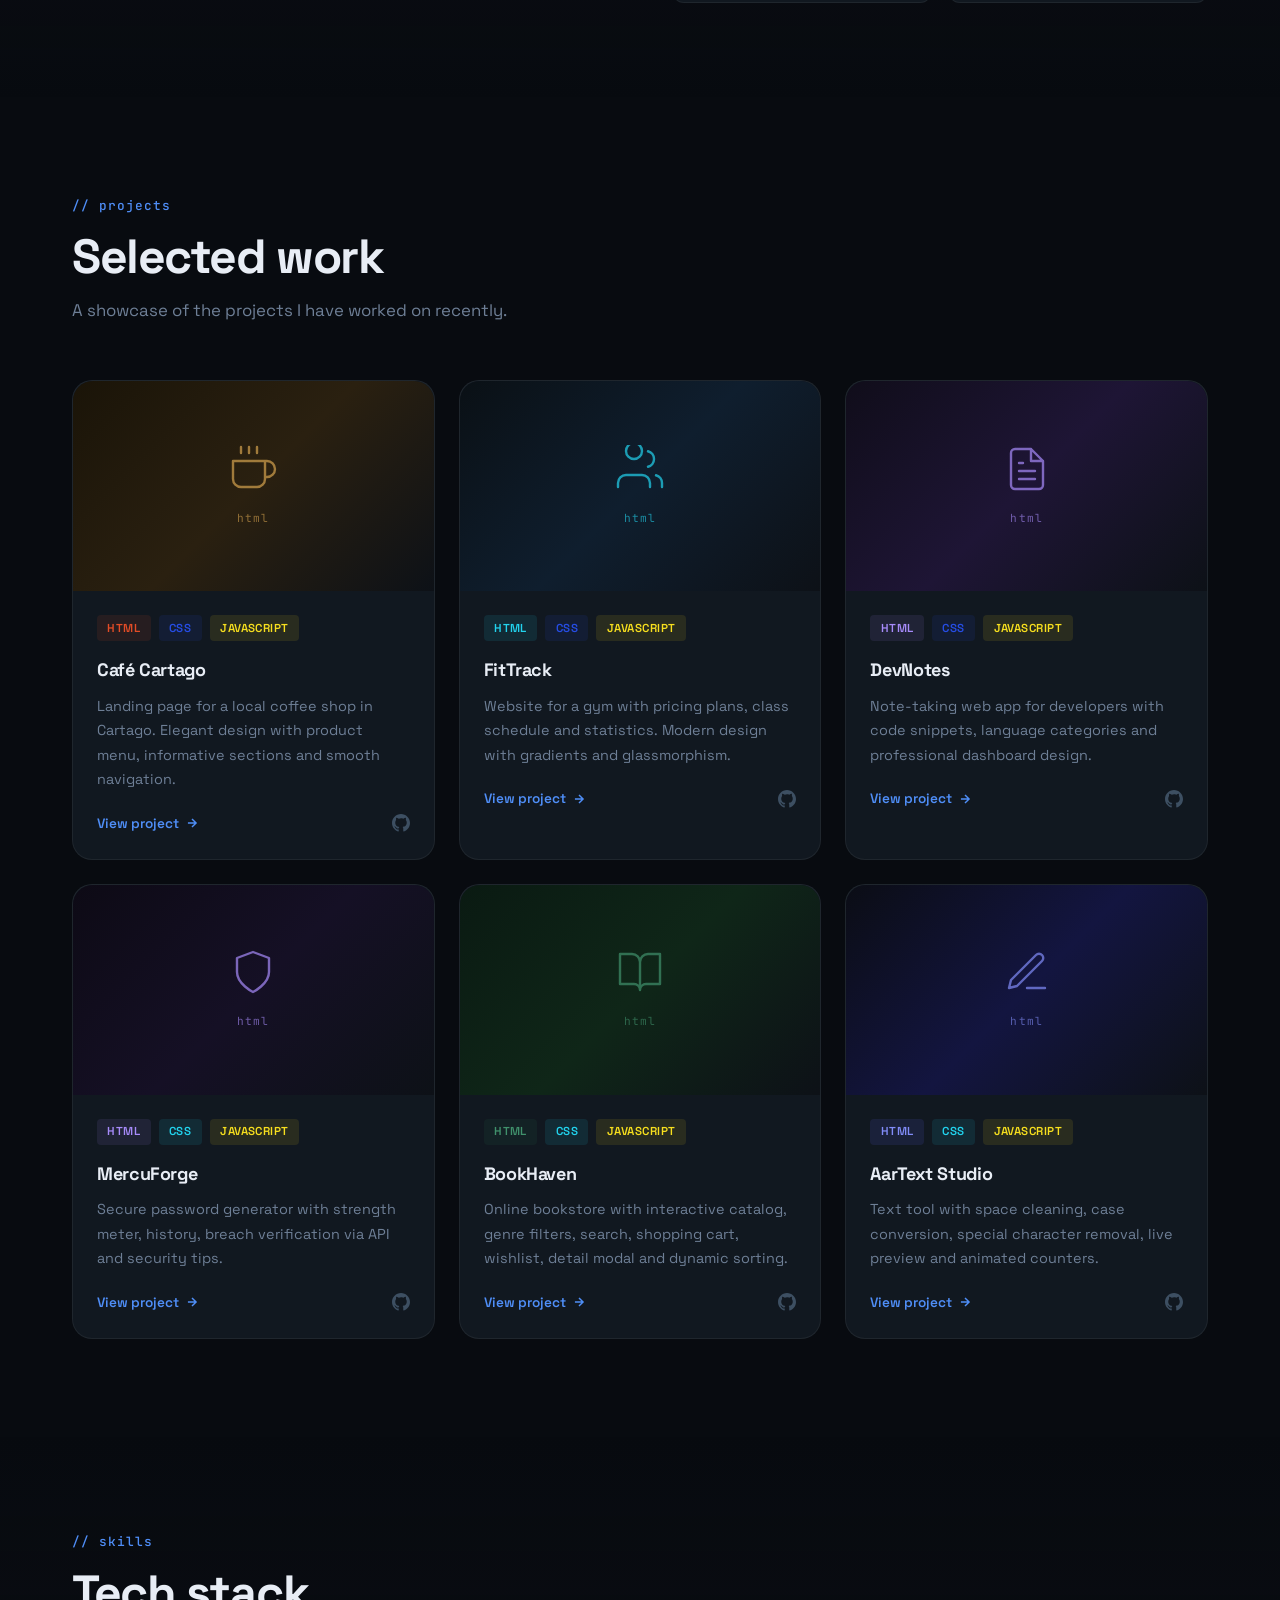
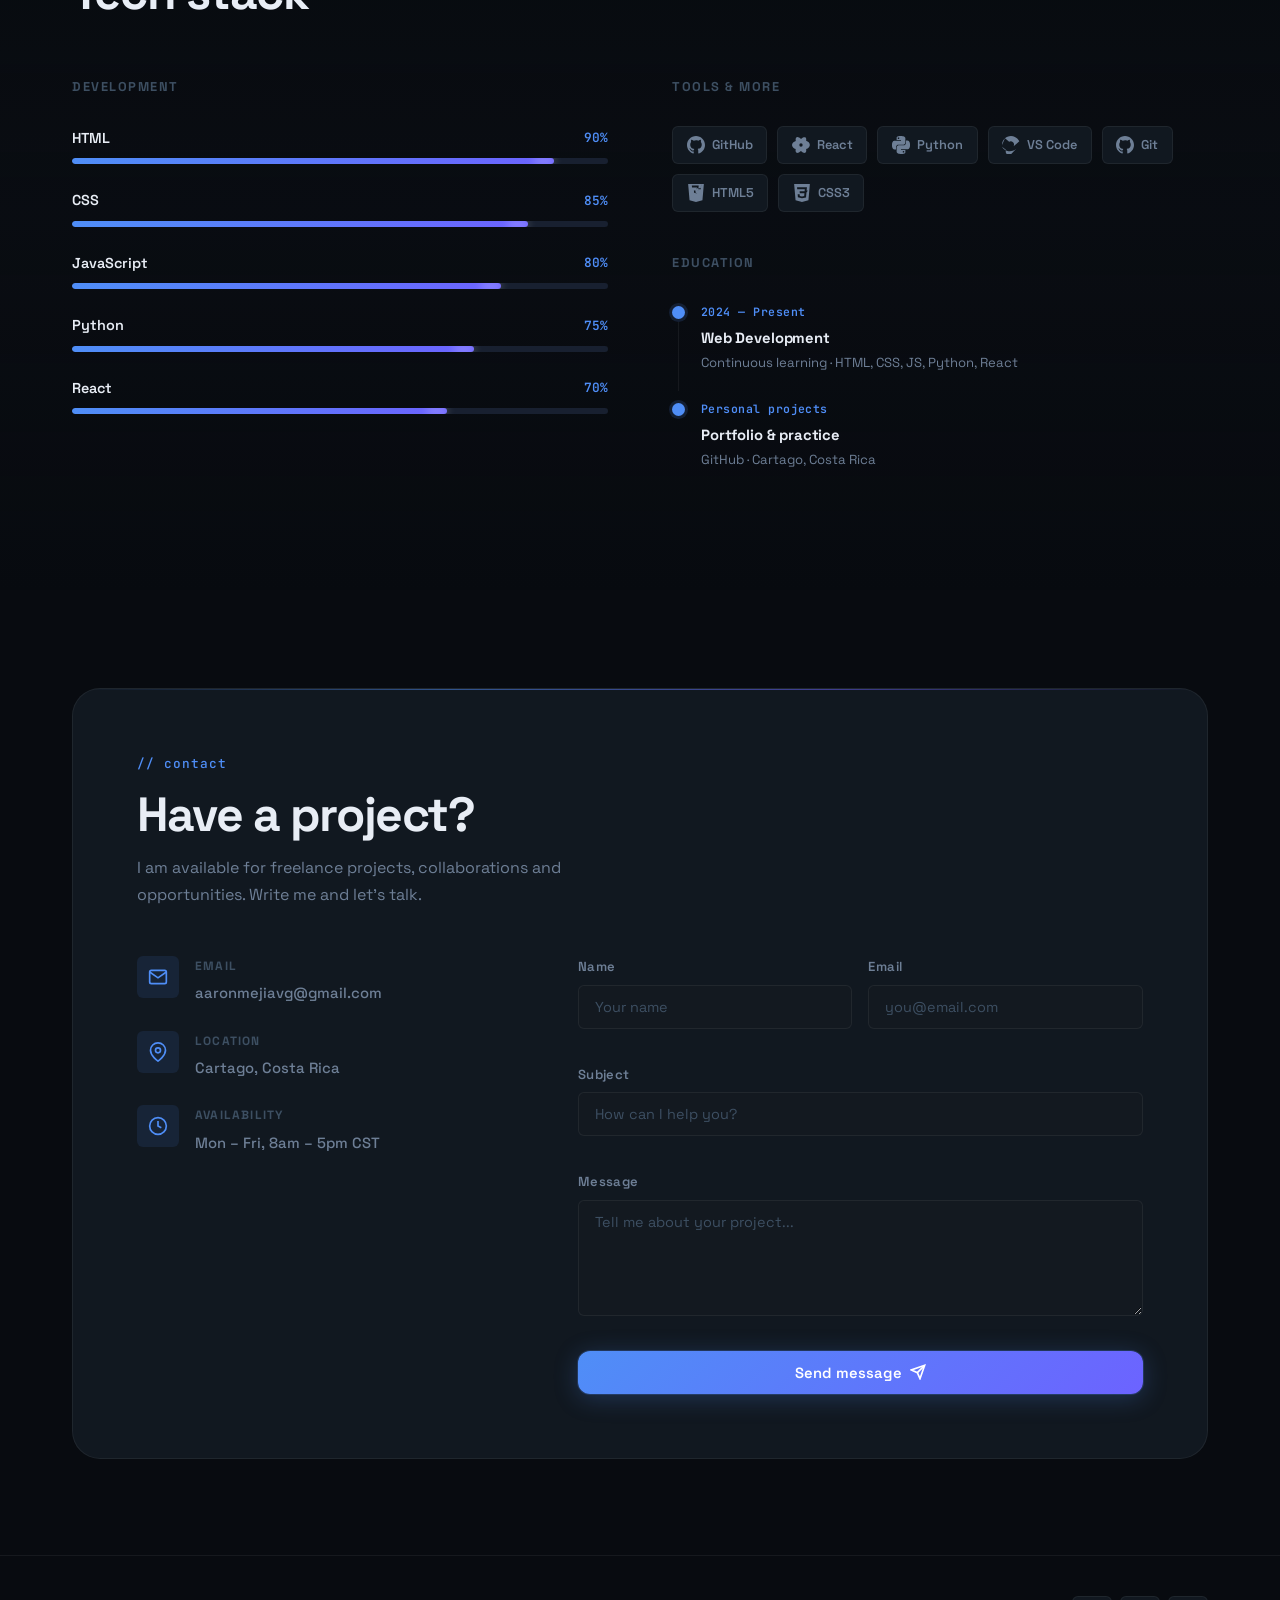
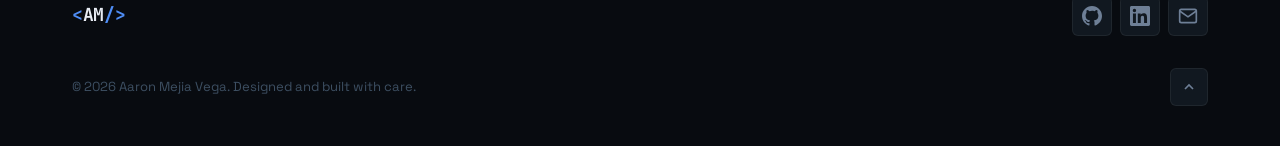
<file: en.html>
<!DOCTYPE html>
<html lang="en">
<head>
  <meta charset="UTF-8" />
  <meta name="viewport" content="width=device-width, initial-scale=1.0" />
  <meta name="description" content="Professional portfolio of Aaron Mejia Vega — Web Developer with experience in HTML, CSS, JavaScript, Python and React." />
  <meta property="og:title" content="Aaron Mejia Vega — Web Developer" />
  <meta property="og:description" content="Professional portfolio of Aaron Mejia Vega — Web Developer." />
  <meta property="og:type" content="website" />
  <title>Aaron Mejia Vega — Web Developer</title>
  <link rel="icon" type="image/svg+xml" href="favicon.svg" />
  <link rel="preconnect" href="https://fonts.googleapis.com" />
  <link rel="preconnect" href="https://fonts.gstatic.com" crossorigin />
  <link href="https://fonts.googleapis.com/css2?family=Space+Grotesk:wght@300;400;500;600;700&family=JetBrains+Mono:wght@400;500;700&display=swap" rel="stylesheet" />
  <link rel="stylesheet" href="styles.css" />
</head>
<body>

  <div class="cursor" id="cursor"></div>
  <div class="cursor-trail" id="cursorTrail"></div>

  <div class="bg-orbs" aria-hidden="true">
    <div class="orb orb-1"></div>
    <div class="orb orb-2"></div>
    <div class="orb orb-3"></div>
  </div>

  <nav class="navbar" id="navbar">
    <div class="nav-container">
      <a href="#home" class="nav-logo">
        <span class="logo-bracket">&lt;</span>AM<span class="logo-bracket">/&gt;</span>
      </a>
      <button class="nav-toggle" id="navToggle" aria-label="Open menu">
        <span></span><span></span><span></span>
      </button>
      <ul class="nav-links" id="navLinks">
        <li><a href="#home" class="nav-link active" data-section="home">Home</a></li>
        <li><a href="#about" class="nav-link" data-section="about">About me</a></li>
        <li><a href="#projects" class="nav-link" data-section="projects">Projects</a></li>
        <li><a href="#skills" class="nav-link" data-section="skills">Skills</a></li>
        <li><a href="#contact" class="nav-link" data-section="contact">Contact</a></li>
        <li><a href="index.html" class="nav-lang-link">Español</a></li>
      </ul>
    </div>
  </nav>

  <section class="hero" id="home">
    <div class="hero-content">
      <div class="hero-badge reveal-up" style="--delay: 0.1s">
        <span class="badge-dot"></span>
        Available for projects
      </div>
      <h1 class="hero-title reveal-up" style="--delay: 0.2s">
        Aaron<br />
        <span class="gradient-text">Mejia Vega</span>
      </h1>
      <p class="hero-subtitle reveal-up" style="--delay: 0.35s">
        <span class="typed-text" id="typedText"></span>
        <span class="cursor-blink">|</span>
      </p>
      <p class="hero-description reveal-up" style="--delay: 0.5s">
        I am passionate about building functional interfaces with clean code and thoughtful design.
      </p>
      <div class="hero-actions reveal-up" style="--delay: 0.65s">
        <a href="#contact" class="btn btn-primary">
          <span>Let's talk</span>
          <svg width="16" height="16" viewBox="0 0 24 24" fill="none" stroke="currentColor" stroke-width="2.5"><path d="M5 12h14M12 5l7 7-7 7"/></svg>
        </a>
        <a href="#projects" class="btn btn-ghost">View projects</a>
      </div>
      <div class="hero-stats reveal-up" style="--delay: 0.8s">
        <div class="stat">
          <span class="stat-number" data-target="10">0</span><span class="stat-plus">+</span>
          <span class="stat-label">Projects</span>
        </div>
        <div class="stat-divider"></div>
        <div class="stat">
          <span class="stat-number" data-target="5">0</span>
          <span class="stat-label">Programming languages</span>
        </div>
        <div class="stat-divider"></div>
        <div class="stat">
          <span class="stat-number" id="visit-counter">0</span>
          <span class="stat-label">Visits</span>
        </div>
      </div>
    </div>
    <div class="hero-visual reveal-right" style="--delay: 0.3s">
      <div class="code-window">
        <div class="window-bar">
          <span class="window-dot red"></span>
          <span class="window-dot yellow"></span>
          <span class="window-dot green"></span>
          <span class="window-title">portfolio.js</span>
        </div>
        <div class="window-body">
          <pre class="code-block"><code><span class="code-kw">const</span> <span class="code-var">developer</span> <span class="code-op">=</span> {
  <span class="code-key">name</span>: <span class="code-str">"Aaron Mejia Vega"</span>,
  <span class="code-key">age</span>: <span class="code-str">21</span>,
  <span class="code-key">role</span>: <span class="code-str">"Web Developer"</span>,
  <span class="code-key">location</span>: <span class="code-str">"Cartago, Costa Rica"</span>,
  <span class="code-key">stack</span>: [
    <span class="code-str">"HTML"</span>, <span class="code-str">"CSS"</span>,
    <span class="code-str">"JavaScript"</span>, <span class="code-str">"Python"</span>,
    <span class="code-str">"React"</span>
  ],
  <span class="code-fn">build</span>() {
    <span class="code-kw">return</span> <span class="code-str">"Digital experiences"</span>
  }
}</code></pre>
        </div>
      </div>
    </div>
    <div class="hero-scroll-indicator" aria-hidden="true">
      <span>Scroll</span>
      <div class="scroll-line"></div>
    </div>
  </section>

  <section class="about section" id="about">
    <div class="container">
      <div class="section-header reveal-up">
        <span class="section-tag">// about me</span>
        <h2 class="section-title">Who I am</h2>
      </div>
      <div class="about-grid">
        <div class="about-text reveal-left">
          <p>
            I am a web developer with knowledge in HTML, CSS, JavaScript, Python and React.
          </p>
          <p>
            I enjoy creating digital solutions that work well and look professional. Every project is an opportunity to learn something new and improve my skills as a developer.
          </p>
          <p>
            I am constantly learning new technologies and looking for opportunities to grow professionally. I am motivated by solving problems through code and building useful tools.
          </p>
          <div class="about-tags">
            <span class="tag">HTML & CSS</span>
            <span class="tag">JavaScript</span>
            <span class="tag">Python</span>
            <span class="tag">React</span>
            <span class="tag">Responsive design</span>
          </div>
        </div>
        <div class="about-cards reveal-right">
          <div class="about-card">
            <div class="about-card-icon">
              <svg width="24" height="24" viewBox="0 0 24 24" fill="none" stroke="currentColor" stroke-width="1.8"><rect x="2" y="3" width="20" height="14" rx="2"/><path d="M8 21h8M12 17v4"/></svg>
            </div>
            <h3>Frontend</h3>
            <p>Modern interfaces with HTML, CSS, JavaScript and React for engaging user experiences.</p>
          </div>
          <div class="about-card">
            <div class="about-card-icon">
              <svg width="24" height="24" viewBox="0 0 24 24" fill="none" stroke="currentColor" stroke-width="1.8"><path d="M12 2L2 7l10 5 10-5-10-5z"/><path d="M2 17l10 5 10-5"/><path d="M2 12l10 5 10-5"/></svg>
            </div>
            <h3>Backend</h3>
            <p>Server-side logic with Python and data management for functional applications.</p>
          </div>
          <div class="about-card">
            <div class="about-card-icon">
              <svg width="24" height="24" viewBox="0 0 24 24" fill="none" stroke="currentColor" stroke-width="1.8"><circle cx="12" cy="12" r="3"/><path d="M19.07 4.93a10 10 0 0 1 0 14.14M4.93 4.93a10 10 0 0 0 0 14.14M15.54 8.46a5 5 0 0 1 0 7.07M8.46 8.46a5 5 0 0 0 0 7.07"/></svg>
            </div>
            <h3>Responsive</h3>
            <p>Adaptive design that looks great on any device, from mobile to desktop.</p>
          </div>
          <div class="about-card">
            <div class="about-card-icon">
              <svg width="24" height="24" viewBox="0 0 24 24" fill="none" stroke="currentColor" stroke-width="1.8"><path d="M12 22s8-4 8-10V5l-8-3-8 3v7c0 6 8 10 8 10z"/></svg>
            </div>
            <h3>Learning</h3>
            <p>Always looking for new technologies and best practices to grow as a developer.</p>
          </div>
        </div>
      </div>
    </div>
  </section>

  <section class="projects section" id="projects">
    <div class="container">
      <div class="section-header reveal-up">
        <span class="section-tag">// projects</span>
        <h2 class="section-title">Selected work</h2>
        <p class="section-desc">A showcase of the projects I have worked on recently.</p>
      </div>
      <div class="projects-grid" id="projectsGrid"></div>
    </div>
  </section>

  <section class="skills section" id="skills">
    <div class="container">
      <div class="section-header reveal-up">
        <span class="section-tag">// skills</span>
        <h2 class="section-title">Tech stack</h2>
      </div>
      <div class="skills-layout">
        <div class="skills-bars reveal-left">
          <h3 class="skills-group-title">Development</h3>
          <div class="skill-item">
            <div class="skill-info">
              <span class="skill-name">HTML</span>
              <span class="skill-pct">90%</span>
            </div>
            <div class="skill-bar"><div class="skill-fill" data-width="90"></div></div>
          </div>
          <div class="skill-item">
            <div class="skill-info">
              <span class="skill-name">CSS</span>
              <span class="skill-pct">85%</span>
            </div>
            <div class="skill-bar"><div class="skill-fill" data-width="85"></div></div>
          </div>
          <div class="skill-item">
            <div class="skill-info">
              <span class="skill-name">JavaScript</span>
              <span class="skill-pct">80%</span>
            </div>
            <div class="skill-bar"><div class="skill-fill" data-width="80"></div></div>
          </div>
          <div class="skill-item">
            <div class="skill-info">
              <span class="skill-name">Python</span>
              <span class="skill-pct">75%</span>
            </div>
            <div class="skill-bar"><div class="skill-fill" data-width="75"></div></div>
          </div>
          <div class="skill-item">
            <div class="skill-info">
              <span class="skill-name">React</span>
              <span class="skill-pct">70%</span>
            </div>
            <div class="skill-bar"><div class="skill-fill" data-width="70"></div></div>
          </div>
        </div>
        <div class="skills-icons reveal-right">
          <h3 class="skills-group-title">Tools & more</h3>
          <div class="tools-grid">
            <div class="tool-chip">
              <svg width="18" height="18" viewBox="0 0 24 24" fill="currentColor"><path d="M11.998 0C5.373 0 0 5.373 0 12c0 5.303 3.438 9.8 8.207 11.387.6.113.793-.261.793-.577v-2.234c-3.338.726-4.033-1.416-4.033-1.416-.546-1.387-1.333-1.756-1.333-1.756-1.089-.745.083-.729.083-.729 1.205.084 1.839 1.237 1.839 1.237 1.07 1.834 2.807 1.304 3.492.997.107-.775.418-1.305.762-1.604-2.665-.305-5.467-1.334-5.467-5.931 0-1.311.469-2.381 1.236-3.221-.124-.303-.535-1.524.117-3.176 0 0 1.008-.322 3.301 1.23A11.509 11.509 0 0 1 12 5.803c1.02.005 2.047.138 3.006.404 2.291-1.552 3.297-1.23 3.297-1.23.653 1.653.242 2.874.118 3.176.77.84 1.235 1.911 1.235 3.221 0 4.609-2.807 5.624-5.479 5.921.43.372.823 1.102.823 2.222v3.293c0 .319.192.694.801.576C20.566 21.797 24 17.3 24 12c0-6.627-5.373-12-12.002-12z"/></svg>
              GitHub
            </div>
            <div class="tool-chip">
              <svg width="18" height="18" viewBox="0 0 24 24" fill="currentColor"><path d="M14.23 12.004a2.236 2.236 0 0 1-2.235 2.236 2.236 2.236 0 0 1-2.236-2.236 2.236 2.236 0 0 1 2.235-2.236 2.236 2.236 0 0 1 2.236 2.236zm2.648-10.69c-1.346 0-3.107.96-4.888 2.622-1.78-1.653-3.541-2.602-4.887-2.602-.31 0-.6.063-.863.186-1.218.563-1.64 2.382-1.22 4.994C2.195 7.398 0 9.568 0 12.004c0 2.436 2.195 4.606 4.92 5.49-.42 2.613 0 4.43 1.22 4.995.263.123.553.186.863.186 1.346 0 3.107-.96 4.888-2.622 1.78 1.653 3.541 2.602 4.887 2.602.31 0 .6-.063.863-.186 1.218-.564 1.64-2.382 1.22-4.995 2.725-.884 4.92-3.054 4.92-5.49 0-2.436-2.195-4.606-4.92-5.49.42-2.612 0-4.43-1.22-4.994a1.906 1.906 0 0 0-.863-.186z"/></svg>
              React
            </div>
            <div class="tool-chip">
              <svg width="18" height="18" viewBox="0 0 24 24" fill="currentColor"><path d="M14.25.18l.9.2.73.26.59.3.45.32.34.34.25.34.16.33.1.3.04.26.02.2-.01.13V8.5l-.05.63-.13.55-.21.46-.26.38-.3.31-.33.25-.35.19-.35.14-.33.1-.3.07-.26.04-.21.02H8.77l-.69.05-.59.14-.5.22-.41.27-.33.32-.27.35-.2.36-.15.37-.1.35-.07.32-.04.27-.02.21v3.06H3.17l-.21-.03-.28-.07-.32-.12-.35-.18-.36-.26-.36-.36-.35-.46-.32-.59-.28-.73-.21-.88-.14-1.05-.05-1.23.06-1.22.16-1.04.24-.87.32-.71.36-.57.4-.44.42-.33.42-.24.4-.16.36-.1.32-.05.24-.01h.16l.06.01h8.16v-.83H6.18l-.01-2.75-.02-.37.05-.34.11-.31.17-.28.25-.26.31-.23.38-.2.44-.18.51-.15.58-.12.64-.1.71-.06.77-.04.84-.02 1.27.05zm-6.3 1.98l-.23.33-.08.41.08.41.23.34.33.22.41.09.41-.09.33-.22.23-.34.08-.41-.08-.41-.23-.33-.33-.22-.41-.09-.41.09zm13.09 3.95l.28.06.32.12.35.18.36.27.36.35.35.47.32.59.28.73.21.88.14 1.04.05 1.23-.06 1.23-.16 1.04-.24.86-.32.71-.36.57-.4.45-.42.33-.42.24-.4.16-.36.09-.32.05-.24.02-.16-.01h-8.22v.82h5.84l.01 2.76.02.36-.05.34-.11.31-.17.29-.25.25-.31.24-.38.2-.44.17-.51.15-.58.13-.64.09-.71.07-.77.04-.84.01-1.27-.04-1.07-.14-.9-.2-.73-.25-.59-.3-.45-.33-.34-.34-.25-.34-.16-.33-.1-.3-.04-.25-.02-.2.01-.13v-5.34l.05-.64.13-.54.21-.46.26-.38.3-.32.33-.24.35-.2.35-.14.33-.1.3-.06.26-.04.21-.02.13-.01h5.84l.69-.05.59-.14.5-.21.41-.28.33-.32.27-.35.2-.36.15-.36.1-.35.07-.32.04-.28.02-.21V6.07h2.09l.14.01zm-6.47 14.25l-.23.33-.08.41.08.41.23.33.33.23.41.08.41-.08.33-.23.23-.33.08-.41-.08-.41-.23-.33-.33-.23-.41-.08-.41.08z"/></svg>
              Python
            </div>
            <div class="tool-chip">
              <svg width="18" height="18" viewBox="0 0 24 24" fill="currentColor"><path d="M0 12C0 5.373 5.373 0 12 0c4.873 0 9.067 2.904 11.08 7.077l-7.58 6.548a4.5 4.5 0 0 0-5.986-6.084l-5.514-4.54zm.02 2.186l5.509 4.537a4.5 4.5 0 0 0 5.986 6.092L19.075 16.86A12 12 0 0 1 0 14.186z"/></svg>
              VS Code
            </div>
            <div class="tool-chip">
              <svg width="18" height="18" viewBox="0 0 24 24" fill="currentColor"><path d="M12 0C5.374 0 0 5.373 0 12c0 5.302 3.438 9.8 8.207 11.387.599.111.793-.261.793-.577v-2.234c-3.338.726-4.033-1.416-4.033-1.416-.546-1.387-1.333-1.756-1.333-1.756-1.089-.745.083-.729.083-.729 1.205.084 1.839 1.237 1.839 1.237 1.07 1.834 2.807 1.304 3.492.997.107-.775.418-1.305.762-1.604-2.665-.305-5.467-1.334-5.467-5.931 0-1.311.469-2.381 1.236-3.221-.124-.303-.535-1.524.117-3.176 0 0 1.008-.322 3.301 1.23A11.509 11.509 0 0 1 12 5.803c1.02.005 2.047.138 3.006.404 2.291-1.552 3.297-1.23 3.297-1.23.653 1.653.242 2.874.118 3.176.77.84 1.235 1.911 1.235 3.221 0 4.609-2.807 5.624-5.479 5.921.43.372.823 1.102.823 2.222v3.293c0 .319.192.694.801.576C20.566 21.797 24 17.3 24 12c0-6.627-5.373-12-12-12z"/></svg>
              Git
            </div>
            <div class="tool-chip">
              <svg width="18" height="18" viewBox="0 0 24 24" fill="currentColor"><path d="M1.5 0h21l-1.91 21.563L11.977 24l-8.564-2.438L1.5 0zm7.031 9.75l-.232-2.718 10.059.003.07-.757.519-5.773-.076-.054H6.312l.373 4.05h6.65l-.272 2.97H9.091l.365 4.326 2.562.694.026-.008 2.643-.731.271-3.287h-4.032l-.126-1.485 4.312.001.462-5.03H5.186l-.19-2.216H18.932l-.082.91-.454 5.106H12.79l.213 2.41 2.985.825 2.943-.825.349-3.89h1.894l-.648 7.343-4.538 1.272-4.526-1.272-.278-3.1H9.091z"/></svg>
              HTML5
            </div>
            <div class="tool-chip">
              <svg width="18" height="18" viewBox="0 0 24 24" fill="currentColor"><path d="M1.5 0h21l-1.91 21.563L11.977 24l-8.565-2.438L1.5 0zm17.09 4.413L5.41 4.41l.213 2.622 10.125.002-.255 2.716h-6.64l.24 2.573h6.182l-.366 3.523-2.91.804-2.956-.81-.188-2.11h-2.61l.29 3.855L12 19.002l5.355-1.12.564-6.468 1.055-1.196.2-2.268-1.054 1.093z"/></svg>
              CSS3
            </div>
          </div>
          <div class="experience-timeline">
            <h3 class="skills-group-title" style="margin-top: 2rem;">Education</h3>
            <div class="timeline-item">
              <div class="timeline-dot"></div>
              <div class="timeline-content">
                <span class="timeline-date">2024 — Present</span>
                <h4>Web Development</h4>
                <p>Continuous learning · HTML, CSS, JS, Python, React</p>
              </div>
            </div>
            <div class="timeline-item">
              <div class="timeline-dot"></div>
              <div class="timeline-content">
                <span class="timeline-date">Personal projects</span>
                <h4>Portfolio & practice</h4>
                <p>GitHub · Cartago, Costa Rica</p>
              </div>
            </div>
          </div>
        </div>
      </div>
    </div>
  </section>

  <section class="contact section" id="contact">
    <div class="container">
      <div class="contact-wrapper reveal-up">
        <div class="contact-header">
          <span class="section-tag">// contact</span>
          <h2 class="section-title">Have a project?</h2>
          <p class="contact-desc">I am available for freelance projects, collaborations and opportunities. Write me and let's talk.</p>
        </div>
        <div class="contact-grid">
          <div class="contact-info">
            <div class="contact-item">
              <div class="contact-icon">
                <svg width="20" height="20" viewBox="0 0 24 24" fill="none" stroke="currentColor" stroke-width="2"><path d="M4 4h16c1.1 0 2 .9 2 2v12c0 1.1-.9 2-2 2H4c-1.1 0-2-.9-2-2V6c0-1.1.9-2 2-2z"/><polyline points="22,6 12,13 2,6"/></svg>
              </div>
              <div>
                <span class="contact-label">Email</span>
                <a href="mailto:aaronmejiavg@gmail.com" class="contact-value">aaronmejiavg@gmail.com</a>
              </div>
            </div>
            <div class="contact-item">
              <div class="contact-icon">
                <svg width="20" height="20" viewBox="0 0 24 24" fill="none" stroke="currentColor" stroke-width="2"><path d="M21 10c0 7-9 13-9 13s-9-6-9-13a9 9 0 0 1 18 0z"/><circle cx="12" cy="10" r="3"/></svg>
              </div>
              <div>
                <span class="contact-label">Location</span>
                <span class="contact-value">Cartago, Costa Rica</span>
              </div>
            </div>
            <div class="contact-item">
              <div class="contact-icon">
                <svg width="20" height="20" viewBox="0 0 24 24" fill="none" stroke="currentColor" stroke-width="2"><circle cx="12" cy="12" r="10"/><polyline points="12 6 12 12 16 14"/></svg>
              </div>
              <div>
                <span class="contact-label">Availability</span>
                <span class="contact-value">Mon – Fri, 8am – 5pm CST</span>
              </div>
            </div>
          </div>
          <form class="contact-form" id="contactForm" novalidate>
            <div class="form-row">
              <div class="form-group">
                <label for="name">Name</label>
                <input type="text" id="name" name="name" placeholder="Your name" required />
                <span class="field-error" id="nameError"></span>
              </div>
              <div class="form-group">
                <label for="email">Email</label>
                <input type="email" id="email" name="email" placeholder="you@email.com" required />
                <span class="field-error" id="emailError"></span>
              </div>
            </div>
            <div class="form-group">
              <label for="subject">Subject</label>
              <input type="text" id="subject" name="subject" placeholder="How can I help you?" required />
              <span class="field-error" id="subjectError"></span>
            </div>
            <div class="form-group">
              <label for="message">Message</label>
              <textarea id="message" name="message" rows="5" placeholder="Tell me about your project..." required></textarea>
              <span class="field-error" id="messageError"></span>
            </div>
            <button type="submit" class="btn btn-primary btn-full" id="submitBtn">
              <span>Send message</span>
              <svg width="16" height="16" viewBox="0 0 24 24" fill="none" stroke="currentColor" stroke-width="2.5"><line x1="22" y1="2" x2="11" y2="13"/><polygon points="22 2 15 22 11 13 2 9 22 2"/></svg>
            </button>
            <div class="form-success" id="formSuccess">
              <svg width="20" height="20" viewBox="0 0 24 24" fill="none" stroke="currentColor" stroke-width="2.5"><polyline points="20 6 9 17 4 12"/></svg>
              Message sent — I'll get back to you soon.
            </div>
          </form>
        </div>
      </div>
    </div>
  </section>

  <footer class="footer">
    <div class="container">
      <div class="footer-top">
        <a href="#home" class="nav-logo footer-logo">
          <span class="logo-bracket">&lt;</span>AM<span class="logo-bracket">/&gt;</span>
        </a>
        <div class="footer-socials">
          <a href="https://github.com/MercuGmes" target="_blank" rel="noopener noreferrer" class="social-link" aria-label="GitHub">
            <svg width="20" height="20" viewBox="0 0 24 24" fill="currentColor"><path d="M11.998 0C5.373 0 0 5.373 0 12c0 5.303 3.438 9.8 8.207 11.387.6.113.793-.261.793-.577v-2.234c-3.338.726-4.033-1.416-4.033-1.416-.546-1.387-1.333-1.756-1.333-1.756-1.089-.745.083-.729.083-.729 1.205.084 1.839 1.237 1.839 1.237 1.07 1.834 2.807 1.304 3.492.997.107-.775.418-1.305.762-1.604-2.665-.305-5.467-1.334-5.467-5.931 0-1.311.469-2.381 1.236-3.221-.124-.303-.535-1.524.117-3.176 0 0 1.008-.322 3.301 1.23A11.509 11.509 0 0 1 12 5.803c1.02.005 2.047.138 3.006.404 2.291-1.552 3.297-1.23 3.297-1.23.653 1.653.242 2.874.118 3.176.77.84 1.235 1.911 1.235 3.221 0 4.609-2.807 5.624-5.479 5.921.43.372.823 1.102.823 2.222v3.293c0 .319.192.694.801.576C20.566 21.797 24 17.3 24 12c0-6.627-5.373-12-12.002-12z"/></svg>
          </a>
          <a href="https://www.linkedin.com/in/aaron-mejia-vega/" target="_blank" rel="noopener noreferrer" class="social-link" aria-label="LinkedIn">
            <svg width="20" height="20" viewBox="0 0 24 24" fill="currentColor"><path d="M20.447 20.452h-3.554v-5.569c0-1.328-.027-3.037-1.852-3.037-1.853 0-2.136 1.445-2.136 2.939v5.667H9.351V9h3.414v1.561h.046c.477-.9 1.637-1.85 3.37-1.85 3.601 0 4.267 2.37 4.267 5.455v6.286zM5.337 7.433a2.062 2.062 0 0 1-2.063-2.065 2.064 2.064 0 1 1 2.063 2.065zm1.782 13.019H3.555V9h3.564v11.452zM22.225 0H1.771C.792 0 0 .774 0 1.729v20.542C0 23.227.792 24 1.771 24h20.451C23.2 24 24 23.227 24 22.271V1.729C24 .774 23.2 0 22.222 0h.003z"/></svg>
          </a>
          <a href="mailto:aaronmejiavg@gmail.com" class="social-link" aria-label="Email">
            <svg width="20" height="20" viewBox="0 0 24 24" fill="none" stroke="currentColor" stroke-width="2"><path d="M4 4h16c1.1 0 2 .9 2 2v12c0 1.1-.9 2-2 2H4c-1.1 0-2-.9-2-2V6c0-1.1.9-2 2-2z"/><polyline points="22,6 12,13 2,6"/></svg>
          </a>
        </div>
      </div>
      <div class="footer-bottom">
        <p class="footer-copy">© 2026 Aaron Mejia Vega. Designed and built with care.</p>
        <a href="#home" class="back-to-top" id="backToTop" aria-label="Back to top">
          <svg width="16" height="16" viewBox="0 0 24 24" fill="none" stroke="currentColor" stroke-width="2.5"><path d="M18 15l-6-6-6 6"/></svg>
        </a>
      </div>
    </div>
  </footer>

  <script src="script-en.js"></script>
  <script src="visit-counter.js"></script>
</body>
</html>
</file>
<file: styles.css>
/* ========================================
   VARIABLES & RESET
======================================== */
:root {
  --bg: #080b10;
  --bg-2: #0d1117;
  --bg-3: #131920;
  --surface: #111820;
  --surface-2: #182030;
  --border: rgba(255, 255, 255, 0.06);
  --border-hover: rgba(255, 255, 255, 0.12);
  --text: #e8edf5;
  --text-muted: #6e7f96;
  --text-subtle: #3d4f62;
  --accent: #4f8ef7;
  --accent-2: #6c63ff;
  --accent-glow: rgba(79, 142, 247, 0.25);
  --accent-glow-2: rgba(108, 99, 255, 0.2);
  --green: #34d399;
  --font-sans: 'Space Grotesk', system-ui, sans-serif;
  --font-mono: 'JetBrains Mono', monospace;
  --radius-sm: 6px;
  --radius: 12px;
  --radius-lg: 20px;
  --radius-xl: 28px;
  --transition: 0.3s cubic-bezier(0.4, 0, 0.2, 1);
  --transition-spring: 0.5s cubic-bezier(0.34, 1.56, 0.64, 1);
  --nav-h: 70px;
}

*, *::before, *::after {
  box-sizing: border-box;
  margin: 0;
  padding: 0;
}

html {
  scroll-behavior: smooth;
  -webkit-text-size-adjust: 100%;
}

body {
  background-color: var(--bg);
  color: var(--text);
  font-family: var(--font-sans);
  font-size: 16px;
  line-height: 1.7;
  overflow-x: hidden;
  cursor: none;
}

@media (hover: none) and (pointer: coarse) {
  body { cursor: auto; }
}

a { color: inherit; text-decoration: none; }
img { max-width: 100%; display: block; }
button { font-family: inherit; cursor: none; }
ul { list-style: none; }

/* ========================================
   CUSTOM CURSOR
======================================== */
.cursor {
  position: fixed;
  width: 10px;
  height: 10px;
  background: var(--accent);
  border-radius: 50%;
  pointer-events: none;
  z-index: 9999;
  transform: translate(-50%, -50%);
  transition: width 0.2s, height 0.2s, background 0.2s, opacity 0.2s;
  mix-blend-mode: screen;
}

.cursor-trail {
  position: fixed;
  width: 36px;
  height: 36px;
  border: 1.5px solid rgba(79, 142, 247, 0.4);
  border-radius: 50%;
  pointer-events: none;
  z-index: 9998;
  transform: translate(-50%, -50%);
  transition: transform 0.15s ease, width 0.25s, height 0.25s, border-color 0.25s;
}

.cursor.hover {
  width: 14px;
  height: 14px;
  background: var(--accent-2);
}

.cursor-trail.hover {
  width: 52px;
  height: 52px;
  border-color: rgba(108, 99, 255, 0.5);
}

/* ========================================
   BACKGROUND ORBS
======================================== */
.bg-orbs {
  position: fixed;
  inset: 0;
  pointer-events: none;
  z-index: 0;
  overflow: hidden;
}

.orb {
  position: absolute;
  border-radius: 50%;
  filter: blur(120px);
  opacity: 0.5;
  animation: orbFloat 20s ease-in-out infinite;
}

.orb-1 {
  width: 600px;
  height: 600px;
  background: radial-gradient(circle, rgba(79, 142, 247, 0.18) 0%, transparent 70%);
  top: -200px;
  right: -100px;
  animation-delay: 0s;
  animation-duration: 22s;
}

.orb-2 {
  width: 500px;
  height: 500px;
  background: radial-gradient(circle, rgba(108, 99, 255, 0.15) 0%, transparent 70%);
  bottom: 10%;
  left: -150px;
  animation-delay: -8s;
  animation-duration: 26s;
}

.orb-3 {
  width: 400px;
  height: 400px;
  background: radial-gradient(circle, rgba(52, 211, 153, 0.08) 0%, transparent 70%);
  top: 50%;
  left: 50%;
  transform: translate(-50%, -50%);
  animation-delay: -15s;
  animation-duration: 30s;
}

@keyframes orbFloat {
  0%, 100% { transform: translate(0, 0) scale(1); }
  25% { transform: translate(30px, -40px) scale(1.05); }
  50% { transform: translate(-20px, 30px) scale(0.95); }
  75% { transform: translate(40px, 20px) scale(1.02); }
}

/* ========================================
   NAVBAR
======================================== */
.navbar {
  position: fixed;
  top: 0;
  left: 0;
  right: 0;
  z-index: 1000;
  height: var(--nav-h);
  display: flex;
  align-items: center;
  background: rgba(8, 11, 16, 0.85);
  backdrop-filter: blur(12px) saturate(150%);
  -webkit-backdrop-filter: blur(12px) saturate(150%);
  border-bottom: 1px solid transparent;
  transition: background var(--transition), border-color var(--transition), box-shadow var(--transition);
}

.navbar.scrolled {
  background: rgba(8, 11, 16, 0.92);
  backdrop-filter: blur(20px) saturate(180%);
  -webkit-backdrop-filter: blur(20px) saturate(180%);
  border-bottom: 1px solid var(--border);
  box-shadow: 0 1px 40px rgba(0,0,0,0.4);
}

.nav-container {
  width: 100%;
  max-width: 1200px;
  margin: 0 auto;
  padding: 0 2rem;
  display: flex;
  align-items: center;
  justify-content: space-between;
}

.nav-logo {
  font-family: var(--font-mono);
  font-size: 1.25rem;
  font-weight: 700;
  color: var(--text);
  letter-spacing: -0.02em;
  transition: color var(--transition);
}

.nav-logo:hover { color: var(--accent); }

.logo-bracket {
  color: var(--accent);
}

.nav-links {
  display: flex;
  align-items: center;
  gap: 0.25rem;
}

.nav-link {
  font-size: 0.875rem;
  font-weight: 500;
  color: var(--text-muted);
  padding: 0.5rem 1rem;
  border-radius: var(--radius-sm);
  transition: color var(--transition), background var(--transition);
  position: relative;
}

.nav-link::after {
  content: '';
  position: absolute;
  bottom: 4px;
  left: 50%;
  transform: translateX(-50%);
  width: 0;
  height: 2px;
  background: var(--accent);
  border-radius: 2px;
  transition: width var(--transition);
}

.nav-link:hover,
.nav-link.active {
  color: var(--text);
}

.nav-link.active::after {
  width: 20px;
}

.nav-lang-link {
  display: inline-flex;
  align-items: center;
  gap: 4px;
  background: rgba(255, 255, 255, 0.04);
  border: 1px solid var(--border);
  border-radius: 50px;
  padding: 0.35rem 0.85rem;
  font-family: var(--font-mono);
  font-size: 0.72rem;
  font-weight: 600;
  color: var(--text-muted) !important;
  letter-spacing: 0.05em;
  transition: border-color var(--transition), background var(--transition), color var(--transition);
  white-space: nowrap;
}

.nav-lang-link:hover {
  border-color: rgba(79, 142, 247, 0.3);
  background: rgba(79, 142, 247, 0.08);
  color: var(--accent) !important;
}

.nav-toggle {
  display: none;
  flex-direction: column;
  gap: 5px;
  background: none;
  border: none;
  padding: 6px;
}

.nav-toggle span {
  display: block;
  width: 22px;
  height: 2px;
  background: var(--text);
  border-radius: 2px;
  transition: var(--transition);
}

.nav-toggle.open span:nth-child(1) { transform: rotate(45deg) translate(5px, 5px); }
.nav-toggle.open span:nth-child(2) { opacity: 0; transform: scaleX(0); }
.nav-toggle.open span:nth-child(3) { transform: rotate(-45deg) translate(5px, -5px); }

/* ========================================
   BUTTONS
======================================== */
.btn {
  display: inline-flex;
  align-items: center;
  gap: 8px;
  padding: 0.75rem 1.75rem;
  border-radius: 50px;
  font-family: var(--font-sans);
  font-size: 0.925rem;
  font-weight: 600;
  border: none;
  cursor: none;
  transition: all var(--transition);
  position: relative;
  overflow: hidden;
  white-space: nowrap;
  letter-spacing: 0.01em;
}

.btn::before {
  content: '';
  position: absolute;
  inset: 0;
  background: rgba(255,255,255,0);
  transition: background var(--transition);
}

.btn:hover::before {
  background: rgba(255,255,255,0.06);
}

.btn-primary {
  background: linear-gradient(135deg, var(--accent) 0%, var(--accent-2) 100%);
  color: #fff;
  box-shadow: 0 4px 24px var(--accent-glow), 0 0 0 1px rgba(79, 142, 247, 0.2);
}

.btn-primary:hover {
  transform: translateY(-2px);
  box-shadow: 0 8px 32px var(--accent-glow), 0 0 0 1px rgba(79, 142, 247, 0.3);
}

.btn-primary:active { transform: translateY(0); }

.btn-ghost {
  background: rgba(255,255,255,0.04);
  color: var(--text-muted);
  border: 1px solid var(--border);
}

.btn-ghost:hover {
  background: rgba(255,255,255,0.08);
  color: var(--text);
  border-color: var(--border-hover);
  transform: translateY(-2px);
}

.btn-full { width: 100%; justify-content: center; border-radius: var(--radius); }

/* ========================================
   CONTAINER & SECTIONS
======================================== */
.container {
  max-width: 1200px;
  margin: 0 auto;
  padding: 0 2rem;
  position: relative;
  z-index: 1;
}

.section {
  padding: 6rem 0;
  position: relative;
}

.section-header {
  margin-bottom: 3.5rem;
}

.section-tag {
  font-family: var(--font-mono);
  font-size: 0.8rem;
  color: var(--accent);
  font-weight: 500;
  letter-spacing: 0.08em;
  display: block;
  margin-bottom: 0.75rem;
}

.section-title {
  font-size: clamp(2rem, 4vw, 3rem);
  font-weight: 700;
  color: var(--text);
  line-height: 1.15;
  letter-spacing: -0.03em;
}

.section-desc {
  margin-top: 0.75rem;
  color: var(--text-muted);
  font-size: 1.05rem;
  max-width: 500px;
}

/* ========================================
   REVEAL ANIMATIONS
======================================== */
.reveal-up,
.reveal-left,
.reveal-right {
  opacity: 0;
  transition: opacity 0.7s ease, transform 0.7s cubic-bezier(0.25, 0.46, 0.45, 0.94);
  transition-delay: var(--delay, 0s);
}

.reveal-up { transform: translateY(40px); }
.reveal-left { transform: translateX(-40px); }
.reveal-right { transform: translateX(40px); }

.reveal-up.visible,
.reveal-left.visible,
.reveal-right.visible {
  opacity: 1;
  transform: translate(0);
}

/* ========================================
   GRADIENT TEXT
======================================== */
.gradient-text {
  background: linear-gradient(135deg, var(--accent) 0%, var(--accent-2) 60%, #a78bfa 100%);
  -webkit-background-clip: text;
  background-clip: text;
  -webkit-text-fill-color: transparent;
}

/* ========================================
   HERO
======================================== */
.hero {
  min-height: 100vh;
  display: grid;
  grid-template-columns: 1fr 1fr;
  gap: 4rem;
  align-items: center;
  padding: calc(var(--nav-h) + 3rem) 2rem 3rem;
  max-width: 1200px;
  margin: 0 auto;
  position: relative;
  z-index: 1;
}

.hero-badge {
  display: inline-flex;
  align-items: center;
  gap: 8px;
  background: rgba(52, 211, 153, 0.08);
  border: 1px solid rgba(52, 211, 153, 0.2);
  color: var(--green);
  padding: 0.4rem 1rem;
  border-radius: 50px;
  font-size: 0.8rem;
  font-weight: 600;
  letter-spacing: 0.03em;
  width: fit-content;
  margin-bottom: 1.5rem;
}

.badge-dot {
  width: 7px;
  height: 7px;
  background: var(--green);
  border-radius: 50%;
  animation: pulse 2s ease-in-out infinite;
}

@keyframes pulse {
  0%, 100% { opacity: 1; transform: scale(1); box-shadow: 0 0 0 0 rgba(52, 211, 153, 0.5); }
  50% { opacity: 0.8; transform: scale(0.95); box-shadow: 0 0 0 6px rgba(52, 211, 153, 0); }
}

.hero-title {
  font-size: clamp(3.5rem, 7vw, 5.5rem);
  font-weight: 800;
  letter-spacing: -0.05em;
  line-height: 1.0;
  margin-bottom: 1.25rem;
  color: var(--text);
}

.hero-subtitle {
  font-family: var(--font-mono);
  font-size: 1.1rem;
  color: var(--text-muted);
  margin-bottom: 1.25rem;
  min-height: 1.7em;
  display: flex;
  align-items: center;
  gap: 2px;
}

.cursor-blink {
  color: var(--accent);
  animation: blink 1s step-end infinite;
}

@keyframes blink {
  0%, 100% { opacity: 1; }
  50% { opacity: 0; }
}

.hero-description {
  color: var(--text-muted);
  font-size: 1.05rem;
  max-width: 480px;
  margin-bottom: 2.5rem;
  line-height: 1.75;
}

.hero-actions {
  display: flex;
  gap: 1rem;
  flex-wrap: wrap;
  margin-bottom: 3rem;
}

.hero-stats {
  display: flex;
  align-items: center;
  gap: 1.5rem;
}

.stat {
  display: flex;
  flex-direction: column;
}

.stat-number {
  font-size: 1.875rem;
  font-weight: 800;
  color: var(--text);
  letter-spacing: -0.04em;
  line-height: 1;
}

.stat-plus { color: var(--accent); font-weight: 800; font-size: 1.5rem; }

.stat-label {
  font-size: 0.8rem;
  color: var(--text-subtle);
  margin-top: 2px;
  font-weight: 500;
  letter-spacing: 0.04em;
  text-transform: uppercase;
}

.stat-divider {
  width: 1px;
  height: 40px;
  background: var(--border);
}

/* Code Window */
.hero-visual {
  display: flex;
  justify-content: center;
  align-items: center;
}

.code-window {
  background: var(--surface);
  border: 1px solid var(--border);
  border-radius: var(--radius-lg);
  overflow: hidden;
  width: 100%;
  max-width: 480px;
  box-shadow: 0 20px 80px rgba(0,0,0,0.5), 0 0 0 1px rgba(255,255,255,0.03), inset 0 1px 0 rgba(255,255,255,0.05);
  transition: transform var(--transition), box-shadow var(--transition);
}

.code-window:hover {
  transform: translateY(-4px) rotateX(2deg);
  box-shadow: 0 32px 100px rgba(0,0,0,0.6), 0 0 40px var(--accent-glow);
}

.window-bar {
  display: flex;
  align-items: center;
  gap: 8px;
  padding: 1rem 1.25rem;
  background: var(--bg-3);
  border-bottom: 1px solid var(--border);
}

.window-dot {
  width: 12px;
  height: 12px;
  border-radius: 50%;
}

.window-dot.red { background: #ff5f57; }
.window-dot.yellow { background: #febc2e; }
.window-dot.green { background: #28c840; }

.window-title {
  margin-left: auto;
  margin-right: auto;
  font-family: var(--font-mono);
  font-size: 0.75rem;
  color: var(--text-subtle);
}

.window-body {
  padding: 1.5rem;
}

.code-block {
  font-family: var(--font-mono);
  font-size: 0.85rem;
  line-height: 1.9;
  white-space: pre;
  overflow-x: auto;
}

.code-kw { color: #c792ea; }
.code-var { color: #82aaff; }
.code-op { color: #89ddff; }
.code-str { color: #c3e88d; }
.code-key { color: #f07178; }
.code-fn { color: #82aaff; }

.hero-scroll-indicator {
  position: absolute;
  bottom: 2.5rem;
  left: 50%;
  transform: translateX(-50%);
  display: flex;
  flex-direction: column;
  align-items: center;
  gap: 0.5rem;
  font-size: 0.7rem;
  letter-spacing: 0.15em;
  text-transform: uppercase;
  color: var(--text-subtle);
  font-family: var(--font-mono);
  animation: fadeInUp 1s ease 1.5s both;
}

.scroll-line {
  width: 1px;
  height: 50px;
  background: linear-gradient(to bottom, var(--accent), transparent);
  animation: scrollLineAnim 2s ease-in-out infinite;
}

@keyframes scrollLineAnim {
  0% { transform: scaleY(0); transform-origin: top; }
  50% { transform: scaleY(1); transform-origin: top; }
  51% { transform: scaleY(1); transform-origin: bottom; }
  100% { transform: scaleY(0); transform-origin: bottom; }
}

@keyframes fadeInUp {
  from { opacity: 0; transform: translate(-50%, 20px); }
  to { opacity: 1; transform: translate(-50%, 0); }
}

/* ========================================
   ABOUT
======================================== */
.about {
  background: linear-gradient(180deg, transparent 0%, rgba(13,17,23,0.5) 50%, transparent 100%);
}

.about-grid {
  display: grid;
  grid-template-columns: 1fr 1fr;
  gap: 4rem;
  align-items: start;
}

.about-text p {
  color: var(--text-muted);
  margin-bottom: 1.25rem;
  font-size: 1rem;
  line-height: 1.8;
}

.about-text strong {
  color: var(--text);
  font-weight: 600;
}

.about-tags {
  display: flex;
  flex-wrap: wrap;
  gap: 0.5rem;
  margin-top: 1.75rem;
}

.tag {
  font-size: 0.8rem;
  padding: 0.35rem 0.875rem;
  background: rgba(79, 142, 247, 0.08);
  border: 1px solid rgba(79, 142, 247, 0.15);
  border-radius: 50px;
  color: var(--accent);
  font-weight: 500;
  letter-spacing: 0.02em;
}

.about-cards {
  display: grid;
  grid-template-columns: 1fr 1fr;
  gap: 1rem;
}

.about-card {
  background: var(--surface);
  border: 1px solid var(--border);
  border-radius: var(--radius);
  padding: 1.5rem;
  transition: border-color var(--transition), transform var(--transition), box-shadow var(--transition);
}

.about-card:hover {
  border-color: rgba(79, 142, 247, 0.3);
  transform: translateY(-4px);
  box-shadow: 0 12px 40px rgba(0,0,0,0.3), 0 0 0 1px rgba(79, 142, 247, 0.1);
}

.about-card-icon {
  width: 44px;
  height: 44px;
  background: rgba(79, 142, 247, 0.1);
  border-radius: var(--radius-sm);
  display: flex;
  align-items: center;
  justify-content: center;
  margin-bottom: 1rem;
  color: var(--accent);
}

.about-card h3 {
  font-size: 0.975rem;
  font-weight: 700;
  color: var(--text);
  margin-bottom: 0.5rem;
  letter-spacing: -0.01em;
}

.about-card p {
  font-size: 0.85rem;
  color: var(--text-muted);
  line-height: 1.65;
}

/* ========================================
   PROJECTS
======================================== */
.projects-grid {
  display: grid;
  grid-template-columns: repeat(auto-fit, minmax(340px, 1fr));
  gap: 1.5rem;
}

.project-card {
  background: var(--surface);
  border: 1px solid var(--border);
  border-radius: var(--radius-lg);
  overflow: visible;
  transition: transform var(--transition), box-shadow var(--transition), border-color var(--transition);
  cursor: none;
  position: relative;
  transform-style: preserve-3d;
}

.project-card:hover {
  border-color: rgba(79, 142, 247, 0.25);
  box-shadow: 0 20px 60px rgba(0,0,0,0.4), 0 0 0 1px rgba(79, 142, 247, 0.08);
}

.project-image-wrap {
  position: relative;
  height: 210px;
  overflow: hidden;
  border-radius: var(--radius-lg) var(--radius-lg) 0 0;
}

.project-image {
  width: 100%;
  height: 100%;
  object-fit: cover;
  transition: transform 0.6s ease;
  display: block;
}

.project-card:hover .project-image {
  transform: scale(1.06);
}

.project-image-placeholder {
  width: 100%;
  height: 100%;
  display: flex;
  flex-direction: column;
  align-items: center;
  justify-content: center;
  gap: 1rem;
  transition: transform 0.6s ease;
}

.project-card:hover .project-image-placeholder {
  transform: scale(1.04);
}

.project-overlay {
  position: absolute;
  inset: 0;
  background: linear-gradient(to top, rgba(8,11,16,0.9) 0%, transparent 60%);
  opacity: 0;
  transition: opacity var(--transition);
  display: flex;
  align-items: flex-end;
  padding: 1.25rem;
}

.project-card:hover .project-overlay { opacity: 1; }

.project-link-overlay {
  display: inline-flex;
  align-items: center;
  gap: 6px;
  font-size: 0.85rem;
  font-weight: 600;
  color: #fff;
  background: rgba(255,255,255,0.1);
  backdrop-filter: blur(8px);
  padding: 0.5rem 1rem;
  border-radius: 50px;
  border: 1px solid rgba(255,255,255,0.15);
  transition: background var(--transition);
}

.project-link-overlay:hover { background: rgba(255,255,255,0.2); }

.project-body {
  padding: 1.5rem;
}

.project-tags {
  display: flex;
  gap: 0.5rem;
  flex-wrap: wrap;
  margin-bottom: 0.875rem;
}

.project-tag {
  font-size: 0.72rem;
  font-weight: 600;
  padding: 0.2rem 0.65rem;
  border-radius: 4px;
  letter-spacing: 0.04em;
  text-transform: uppercase;
}

.project-title {
  font-size: 1.125rem;
  font-weight: 700;
  color: var(--text);
  letter-spacing: -0.02em;
  margin-bottom: 0.5rem;
}

.project-desc {
  font-size: 0.9rem;
  color: var(--text-muted);
  line-height: 1.7;
  margin-bottom: 1.25rem;
}

.project-footer {
  display: flex;
  align-items: center;
  justify-content: space-between;
}

.project-btn {
  display: inline-flex;
  align-items: center;
  gap: 6px;
  font-size: 0.85rem;
  font-weight: 600;
  color: var(--accent);
  transition: gap var(--transition), color var(--transition);
  background: none;
  border: none;
  padding: 0;
  font-family: inherit;
}

.project-btn:hover { gap: 10px; color: #7eb2ff; }

.project-github {
  color: var(--text-subtle);
  display: flex;
  align-items: center;
  transition: color var(--transition);
}

.project-github:hover { color: var(--text-muted); }

/* ========================================
   SKILLS
======================================== */
.skills {
  background: linear-gradient(180deg, transparent 0%, rgba(13,17,23,0.3) 50%, transparent 100%);
}

.skills-layout {
  display: grid;
  grid-template-columns: 1fr 1fr;
  gap: 4rem;
}

.skills-group-title {
  font-size: 0.8rem;
  font-weight: 700;
  letter-spacing: 0.12em;
  text-transform: uppercase;
  color: var(--text-subtle);
  margin-bottom: 1.75rem;
}

.skill-item {
  margin-bottom: 1.5rem;
}

.skill-info {
  display: flex;
  justify-content: space-between;
  align-items: center;
  margin-bottom: 0.5rem;
}

.skill-name {
  font-size: 0.9rem;
  font-weight: 600;
  color: var(--text);
}

.skill-pct {
  font-family: var(--font-mono);
  font-size: 0.8rem;
  color: var(--accent);
  font-weight: 600;
}

.skill-bar {
  height: 6px;
  background: var(--surface-2);
  border-radius: 6px;
  overflow: hidden;
  position: relative;
}

.skill-fill {
  height: 100%;
  background: linear-gradient(90deg, var(--accent) 0%, var(--accent-2) 100%);
  border-radius: 6px;
  width: 0;
  transition: width 1.2s cubic-bezier(0.25, 0.46, 0.45, 0.94);
  position: relative;
}

.skill-fill::after {
  content: '';
  position: absolute;
  top: 0;
  right: 0;
  bottom: 0;
  width: 20px;
  background: rgba(255,255,255,0.3);
  filter: blur(4px);
}

.tools-grid {
  display: flex;
  flex-wrap: wrap;
  gap: 0.625rem;
  margin-bottom: 0;
}

.tool-chip {
  display: inline-flex;
  align-items: center;
  gap: 7px;
  font-size: 0.8rem;
  font-weight: 600;
  color: var(--text-muted);
  background: var(--surface);
  border: 1px solid var(--border);
  border-radius: var(--radius-sm);
  padding: 0.45rem 0.85rem;
  transition: all var(--transition);
}

.tool-chip:hover {
  color: var(--text);
  border-color: var(--border-hover);
  background: var(--surface-2);
  transform: translateY(-2px);
}

.experience-timeline {
  padding-top: 0.5rem;
}

.timeline-item {
  display: flex;
  gap: 1rem;
  margin-bottom: 1.5rem;
  position: relative;
}

.timeline-item:not(:last-child)::before {
  content: '';
  position: absolute;
  left: 6px;
  top: 20px;
  bottom: -16px;
  width: 1px;
  background: var(--border);
}

.timeline-dot {
  width: 13px;
  height: 13px;
  background: var(--accent);
  border-radius: 50%;
  flex-shrink: 0;
  margin-top: 4px;
  box-shadow: 0 0 0 3px rgba(79, 142, 247, 0.15);
}

.timeline-date {
  font-family: var(--font-mono);
  font-size: 0.72rem;
  color: var(--accent);
  font-weight: 600;
  letter-spacing: 0.04em;
  display: block;
  margin-bottom: 0.25rem;
}

.timeline-content h4 {
  font-size: 0.925rem;
  font-weight: 700;
  color: var(--text);
  letter-spacing: -0.01em;
}

.timeline-content p {
  font-size: 0.82rem;
  color: var(--text-muted);
  margin-top: 2px;
}

/* ========================================
   CONTACT
======================================== */
.contact-wrapper {
  background: var(--surface);
  border: 1px solid var(--border);
  border-radius: var(--radius-xl);
  padding: 4rem;
  position: relative;
  overflow: hidden;
}

.contact-wrapper::before {
  content: '';
  position: absolute;
  top: 0;
  left: 0;
  right: 0;
  height: 1px;
  background: linear-gradient(90deg, transparent, var(--accent), var(--accent-2), transparent);
  opacity: 0.5;
}

.contact-header {
  margin-bottom: 3rem;
}

.contact-desc {
  margin-top: 0.75rem;
  color: var(--text-muted);
  font-size: 1rem;
  max-width: 520px;
}

.contact-grid {
  display: grid;
  grid-template-columns: 1fr 1.5fr;
  gap: 4rem;
  align-items: start;
}

.contact-info {
  display: flex;
  flex-direction: column;
  gap: 1.5rem;
}

.contact-item {
  display: flex;
  gap: 1rem;
  align-items: flex-start;
}

.contact-icon {
  width: 42px;
  height: 42px;
  background: rgba(79, 142, 247, 0.1);
  border-radius: var(--radius-sm);
  display: flex;
  align-items: center;
  justify-content: center;
  color: var(--accent);
  flex-shrink: 0;
}

.contact-label {
  display: block;
  font-size: 0.75rem;
  font-weight: 700;
  letter-spacing: 0.1em;
  text-transform: uppercase;
  color: var(--text-subtle);
  margin-bottom: 3px;
}

.contact-value {
  font-size: 0.925rem;
  font-weight: 500;
  color: var(--text-muted);
  transition: color var(--transition);
}

a.contact-value:hover { color: var(--accent); }

/* Form */
.contact-form {
  display: flex;
  flex-direction: column;
  gap: 1rem;
}

.form-row {
  display: grid;
  grid-template-columns: 1fr 1fr;
  gap: 1rem;
}

.form-group {
  display: flex;
  flex-direction: column;
  gap: 0.4rem;
}

.form-group label {
  font-size: 0.82rem;
  font-weight: 600;
  color: var(--text-muted);
  letter-spacing: 0.03em;
}

.form-group input,
.form-group textarea {
  background: var(--bg-3);
  border: 1px solid var(--border);
  border-radius: var(--radius-sm);
  color: var(--text);
  font-family: var(--font-sans);
  font-size: 0.9rem;
  padding: 0.75rem 1rem;
  transition: border-color var(--transition), box-shadow var(--transition);
  resize: vertical;
  outline: none;
}

.form-group input::placeholder,
.form-group textarea::placeholder {
  color: var(--text-subtle);
}

.form-group input:focus,
.form-group textarea:focus {
  border-color: var(--accent);
  box-shadow: 0 0 0 3px rgba(79, 142, 247, 0.12);
}

.form-group input.error,
.form-group textarea.error {
  border-color: rgba(255, 80, 80, 0.5);
  box-shadow: 0 0 0 3px rgba(255, 80, 80, 0.08);
}

.field-error {
  font-size: 0.78rem;
  color: #ff6b6b;
  min-height: 1em;
  display: block;
}

.form-success {
  display: none;
  align-items: center;
  gap: 10px;
  font-size: 0.9rem;
  color: var(--green);
  background: rgba(52, 211, 153, 0.08);
  border: 1px solid rgba(52, 211, 153, 0.2);
  border-radius: var(--radius-sm);
  padding: 0.875rem 1rem;
  margin-top: 0.5rem;
}

.form-success.show { display: flex; }

/* ========================================
   FOOTER
======================================== */
.footer {
  border-top: 1px solid var(--border);
  padding: 2.5rem 0;
  position: relative;
  z-index: 1;
}

.footer-top {
  display: flex;
  align-items: center;
  justify-content: space-between;
  margin-bottom: 2rem;
}

.footer-logo {
  font-size: 1.125rem;
}

.footer-socials {
  display: flex;
  gap: 0.5rem;
}

.social-link {
  width: 40px;
  height: 40px;
  background: var(--surface);
  border: 1px solid var(--border);
  border-radius: var(--radius-sm);
  display: flex;
  align-items: center;
  justify-content: center;
  color: var(--text-muted);
  transition: all var(--transition);
}

.social-link:hover {
  background: rgba(79, 142, 247, 0.1);
  border-color: rgba(79, 142, 247, 0.3);
  color: var(--accent);
  transform: translateY(-2px);
}

.footer-bottom {
  display: flex;
  align-items: center;
  justify-content: space-between;
}

.footer-copy {
  font-size: 0.82rem;
  color: var(--text-subtle);
}

.back-to-top {
  width: 38px;
  height: 38px;
  background: var(--surface);
  border: 1px solid var(--border);
  border-radius: var(--radius-sm);
  display: flex;
  align-items: center;
  justify-content: center;
  color: var(--text-muted);
  transition: all var(--transition);
}

.back-to-top:hover {
  background: var(--accent);
  border-color: var(--accent);
  color: #fff;
  transform: translateY(-3px);
}

/* ========================================
   RESPONSIVE
======================================== */
@media (max-width: 1024px) {
  .hero {
    grid-template-columns: 1fr;
    text-align: center;
    padding-top: calc(var(--nav-h) + 2rem);
    gap: 3rem;
  }

  .hero-badge,
  .hero-description { margin-left: auto; margin-right: auto; }
  .hero-actions { justify-content: center; }
  .hero-stats { justify-content: center; }
  .hero-visual { order: -1; }
  .hero-scroll-indicator { display: none; }

  .about-grid { grid-template-columns: 1fr; gap: 2.5rem; }
  .about-cards { grid-template-columns: 1fr 1fr; }

  .skills-layout { grid-template-columns: 1fr; gap: 3rem; }

  .contact-grid { grid-template-columns: 1fr; gap: 2.5rem; }
  .contact-wrapper { padding: 2.5rem; }
}

@media (max-width: 768px) {
  :root { --nav-h: 60px; }

  .nav-links {
    position: fixed;
    top: var(--nav-h);
    left: 0;
    right: 0;
    background: rgba(8, 11, 16, 0.98);
    backdrop-filter: blur(20px);
    flex-direction: column;
    padding: 1.5rem;
    gap: 0.25rem;
    border-bottom: 1px solid var(--border);
    transform: translateY(-110%);
    transition: transform var(--transition);
    z-index: 999;
  }

  .nav-links.open { transform: translateY(0); }

  .nav-link {
    width: 100%;
    padding: 0.75rem 1rem;
    border-radius: var(--radius-sm);
    font-size: 1rem;
  }

  .nav-toggle { display: flex; }

  .hero-title { font-size: clamp(2.75rem, 10vw, 4rem); }

  .section { padding: 4rem 0; }

  .about-cards { grid-template-columns: 1fr; }

  .projects-grid { grid-template-columns: 1fr; }

  .form-row { grid-template-columns: 1fr; }

  .contact-wrapper { padding: 2rem 1.5rem; }

  .footer-top { flex-direction: column; gap: 1.5rem; }
  .footer-bottom { flex-direction: column; gap: 1rem; text-align: center; }
}

@media (max-width: 480px) {
  .container { padding: 0 1.25rem; }
  .hero { padding-left: 1.25rem; padding-right: 1.25rem; }
  .hero-stats { gap: 1rem; }
  .stat-number { font-size: 1.5rem; }
  .code-block { font-size: 0.75rem; }
  .tools-grid { gap: 0.5rem; }
}

/* ========================================
   SCROLLBAR
======================================== */
::-webkit-scrollbar {
  width: 6px;
}

::-webkit-scrollbar-track {
  background: var(--bg);
}

::-webkit-scrollbar-thumb {
  background: var(--surface-2);
  border-radius: 3px;
}

::-webkit-scrollbar-thumb:hover {
  background: var(--text-subtle);
}

/* ========================================
   SELECTION
======================================== */
::selection {
  background: rgba(79, 142, 247, 0.25);
  color: var(--text);
}
</file>
